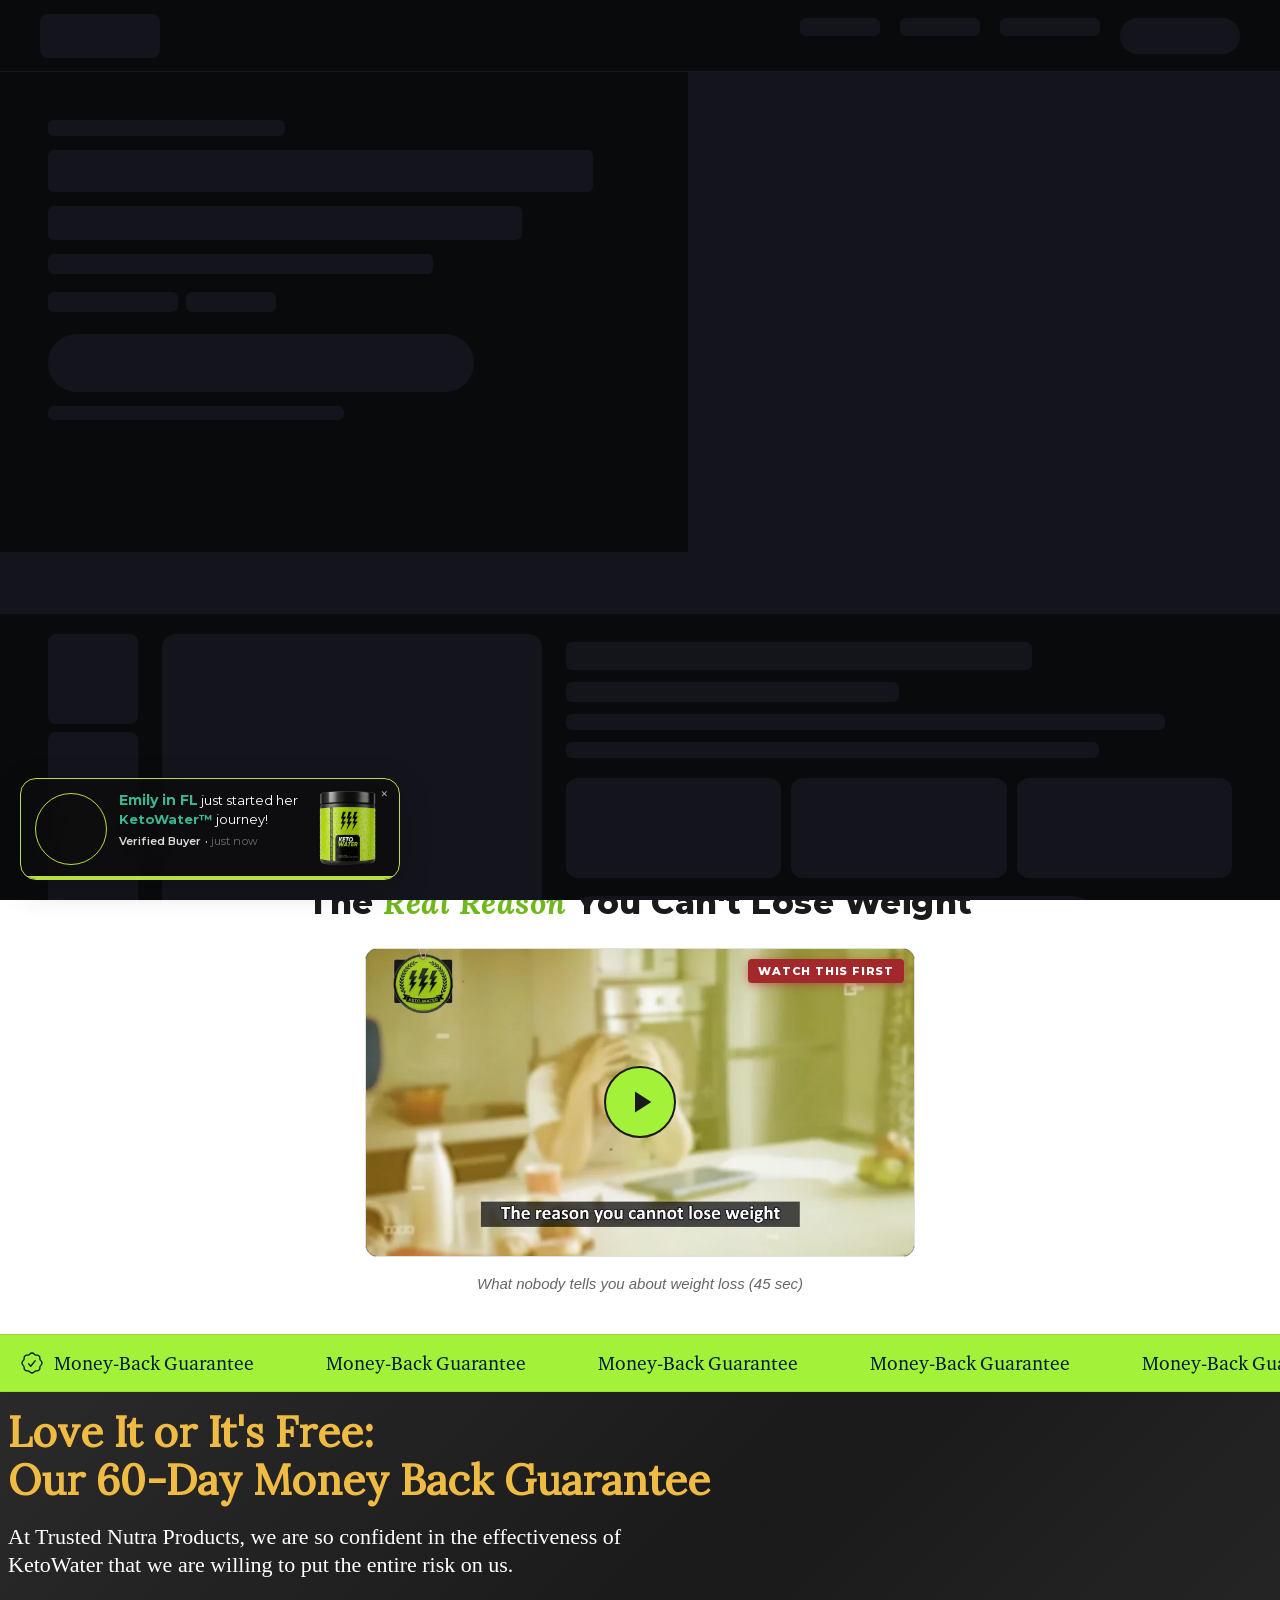
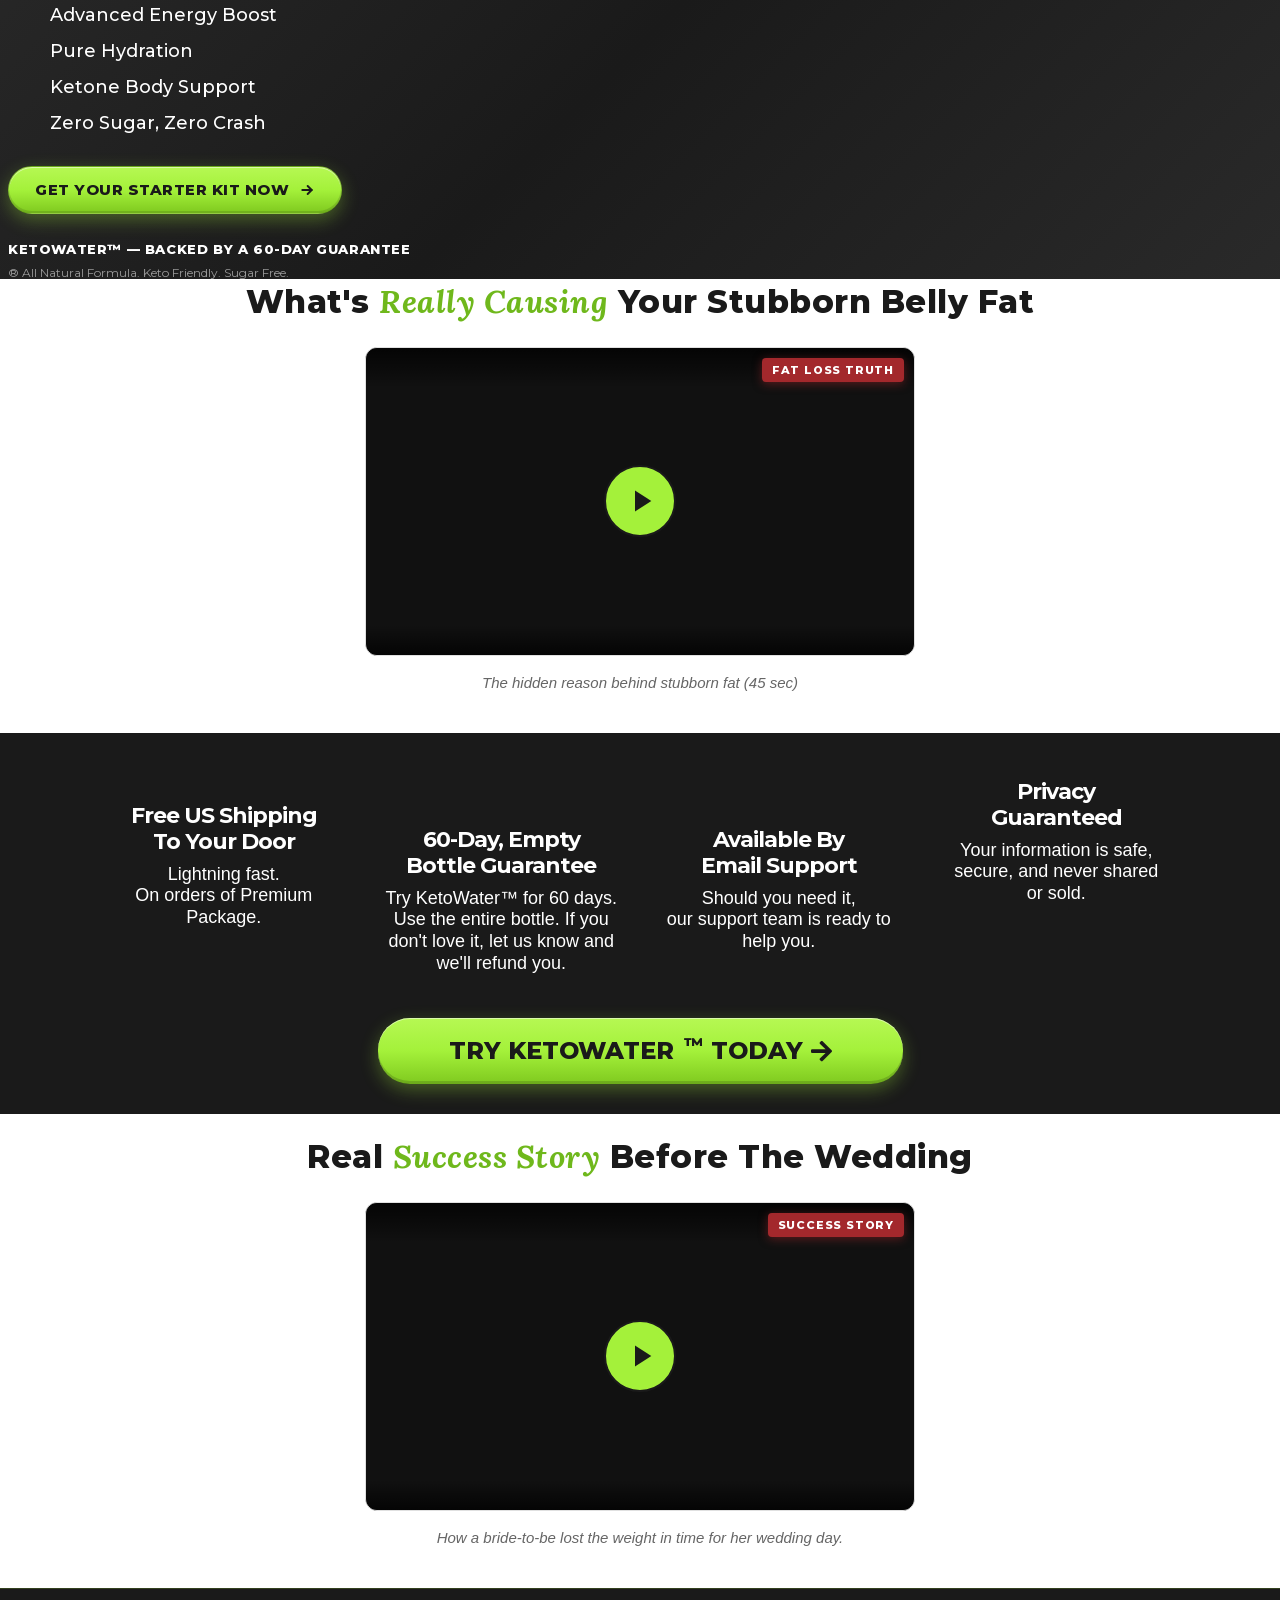
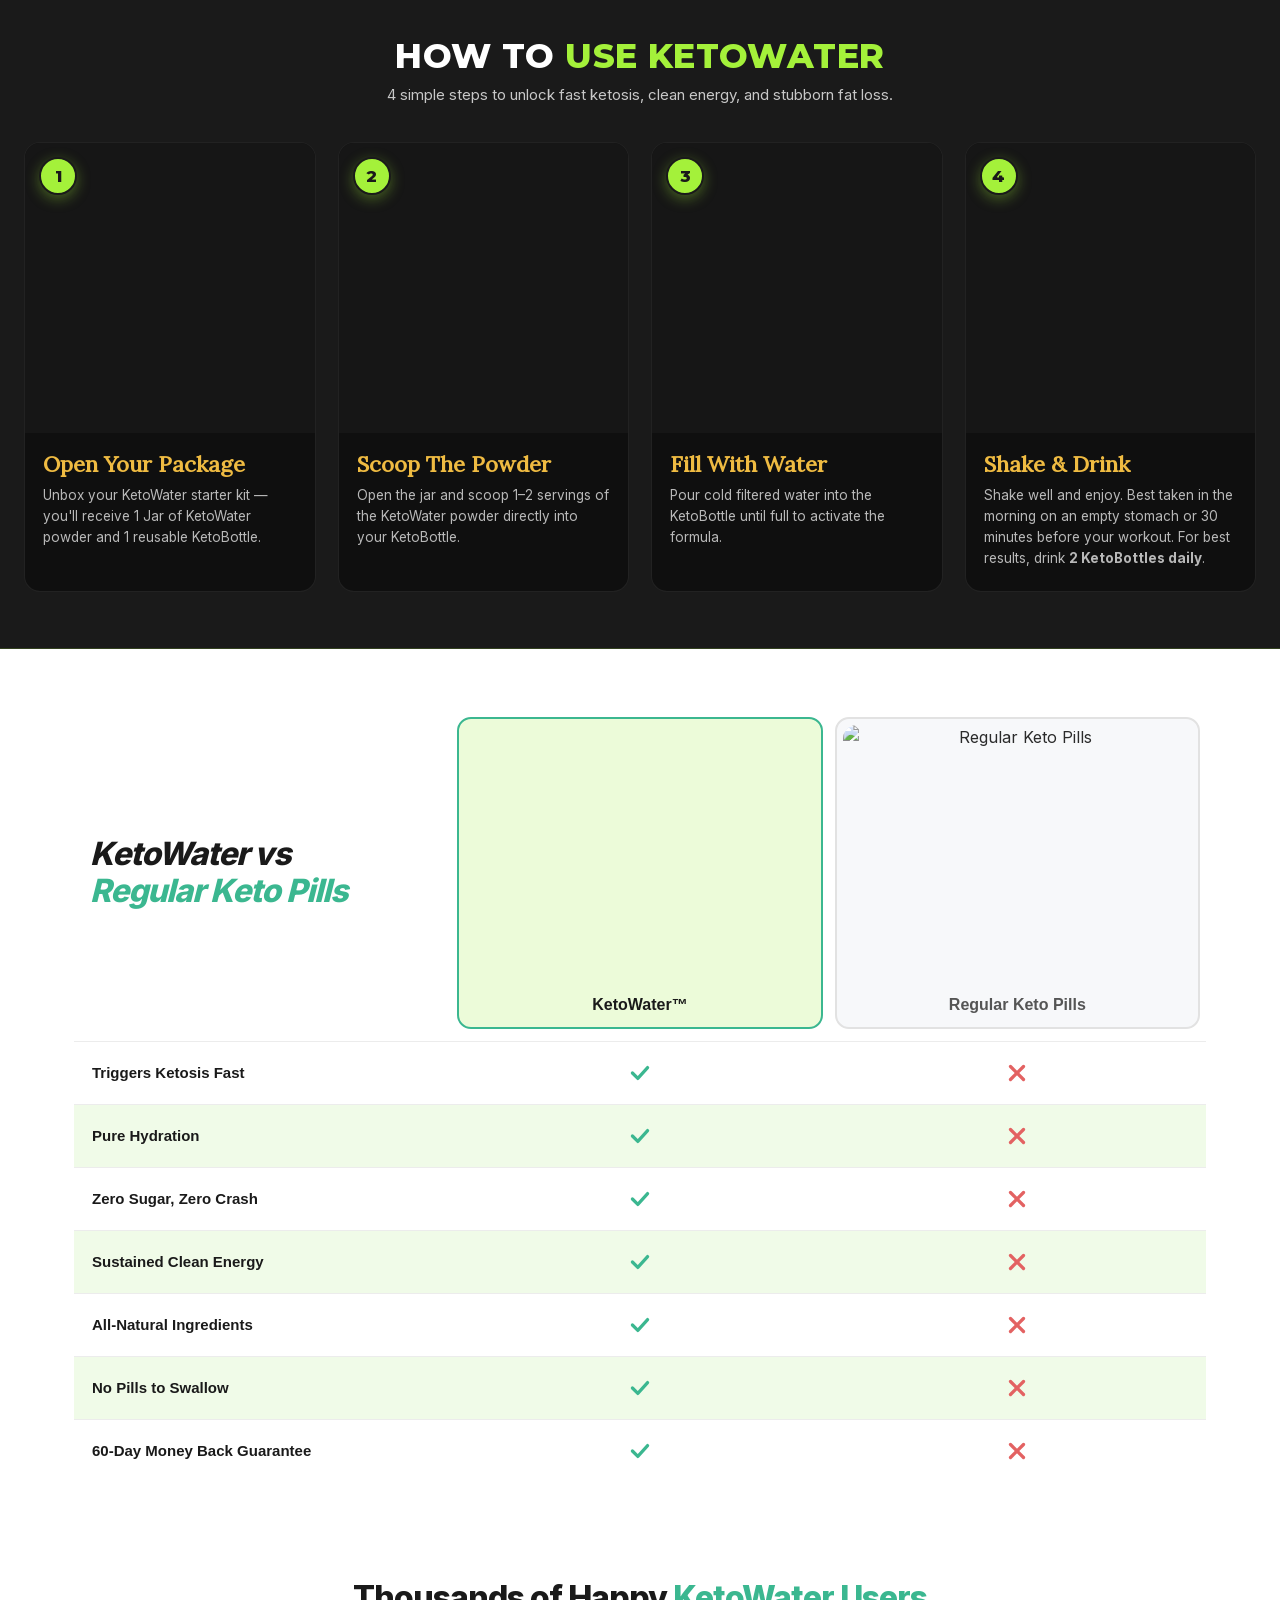
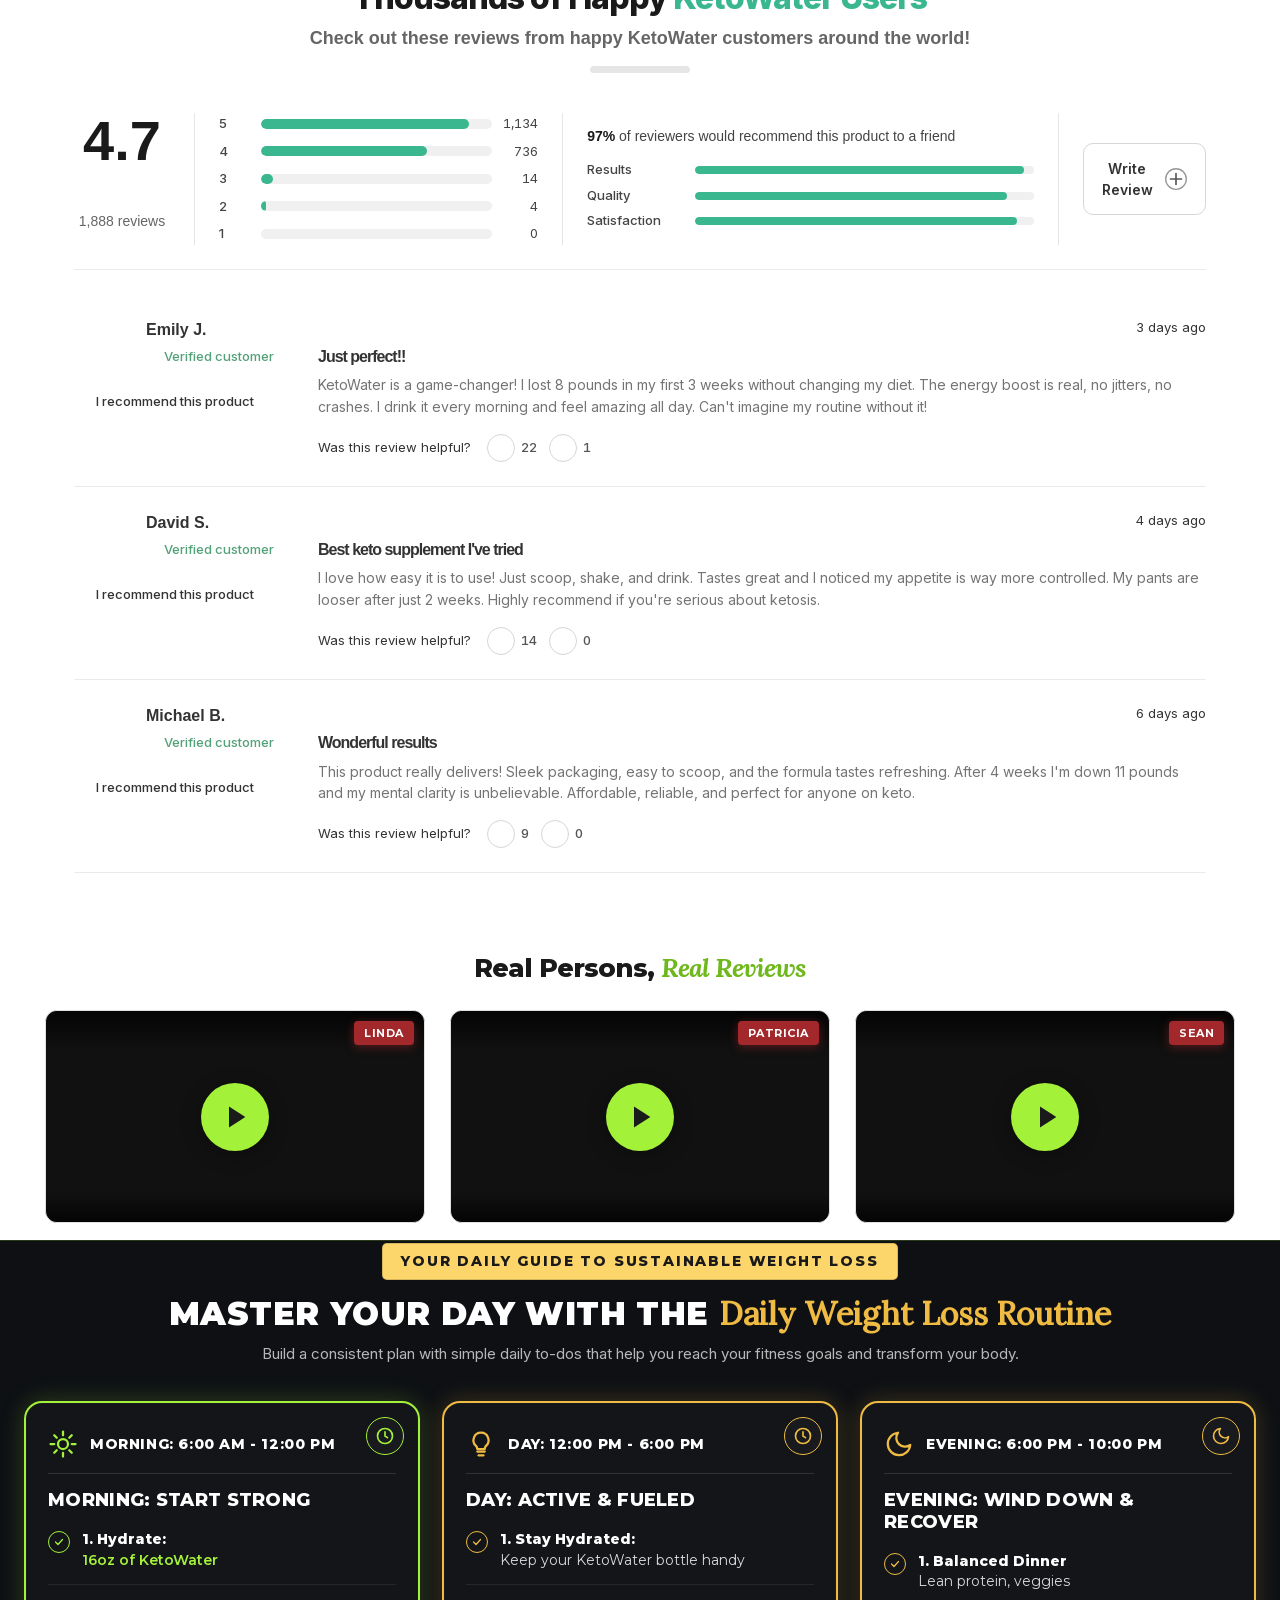
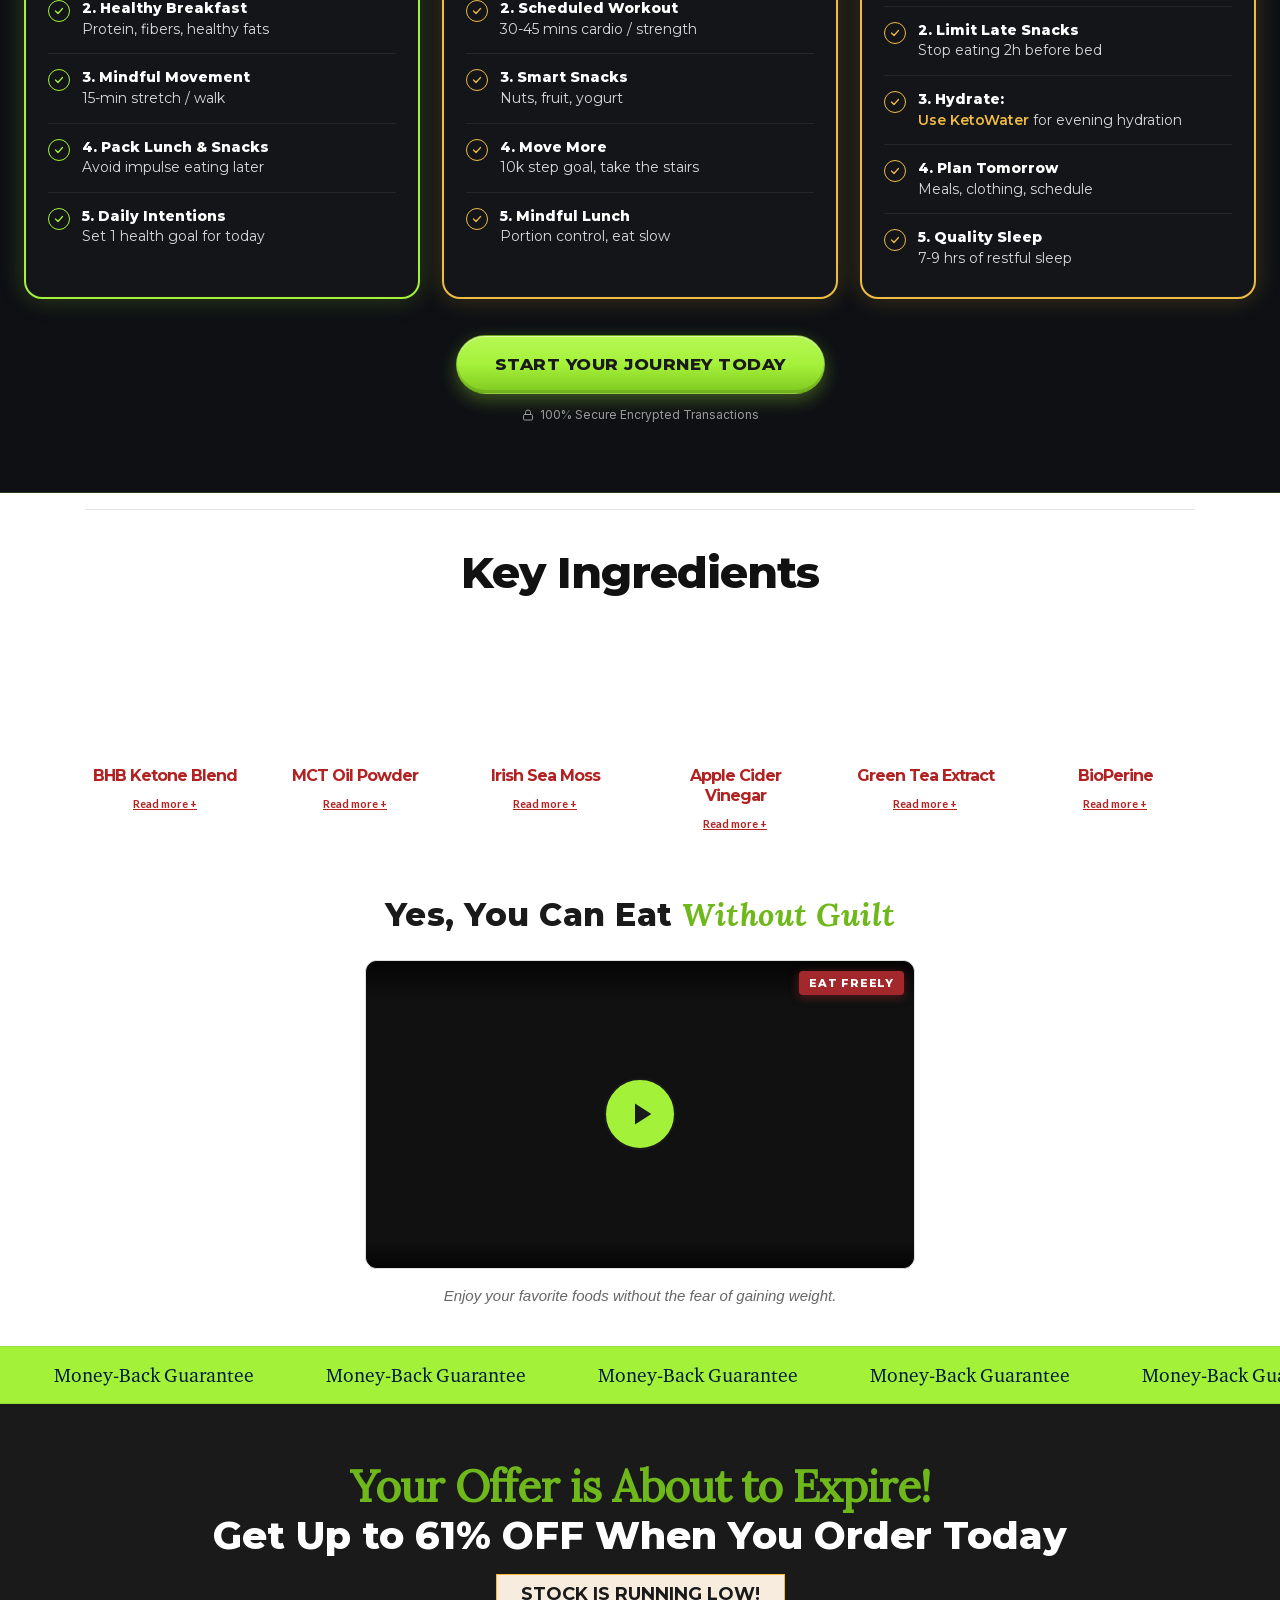
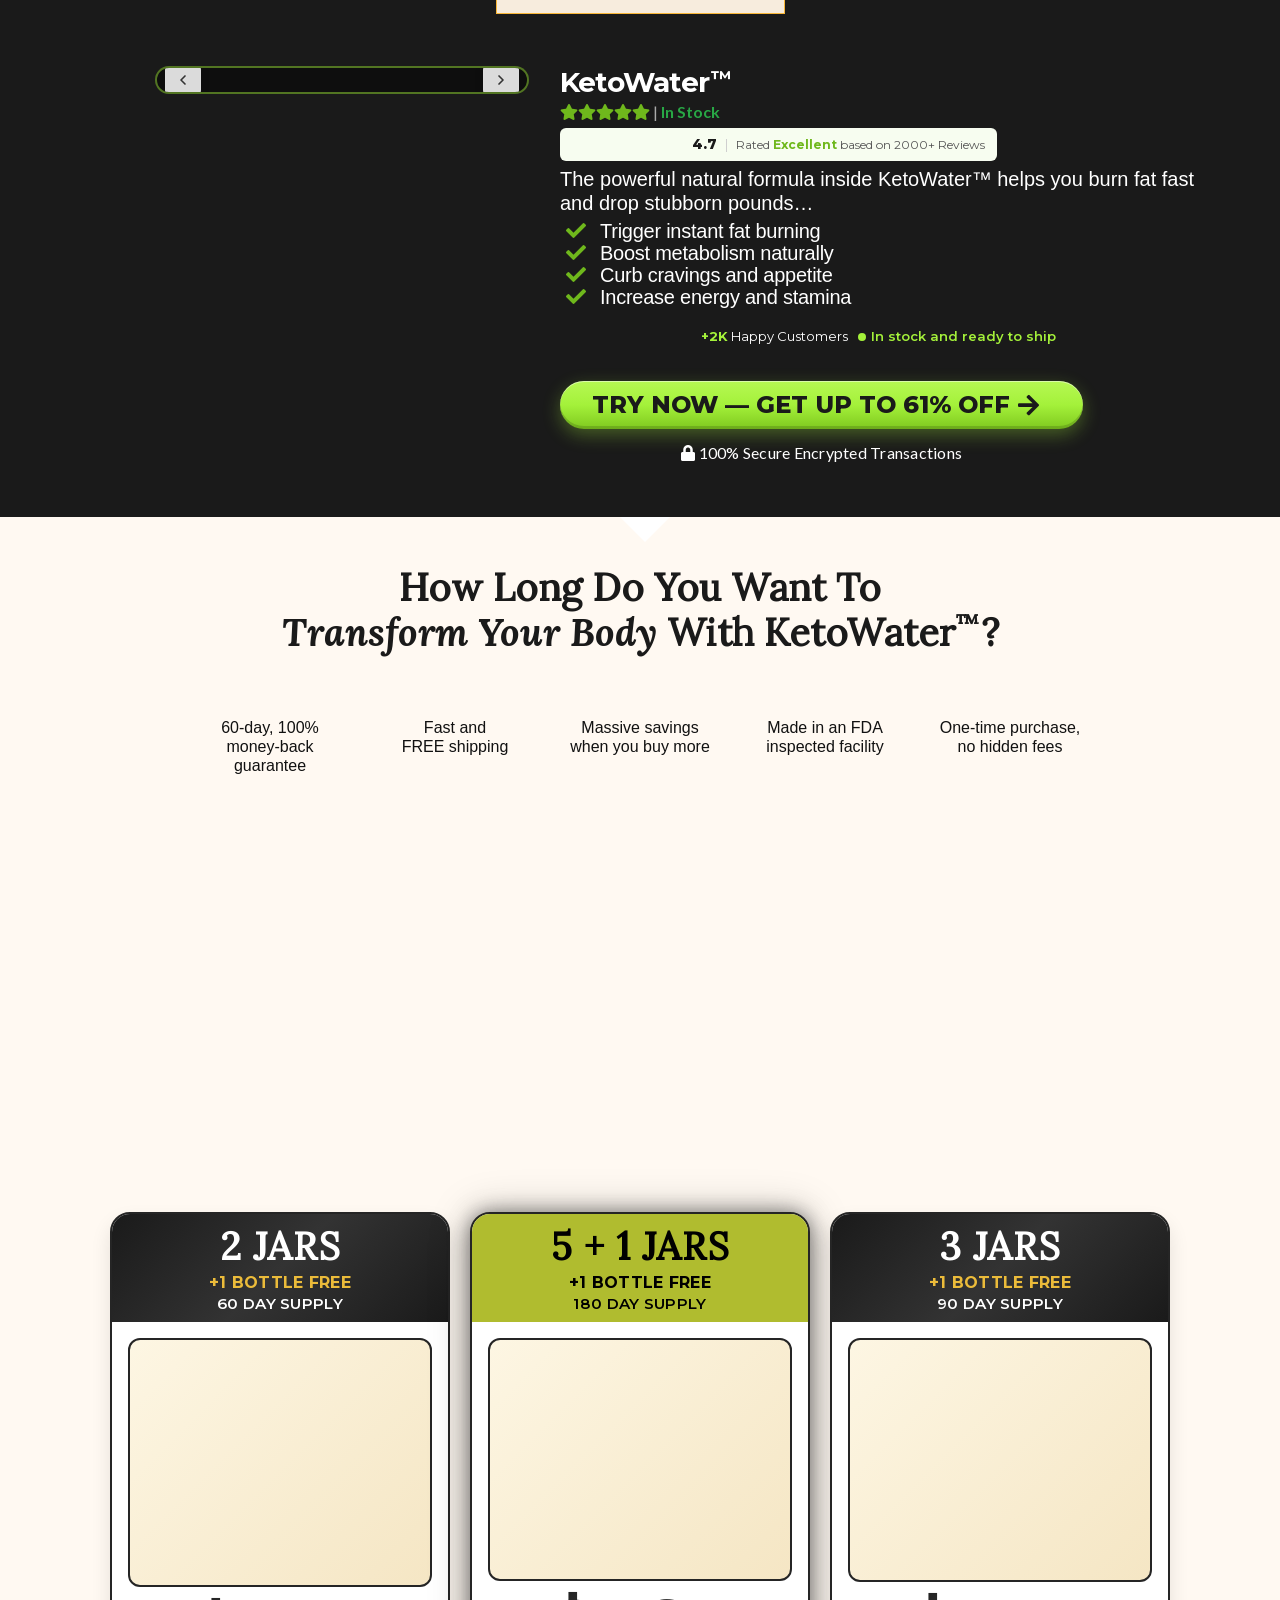
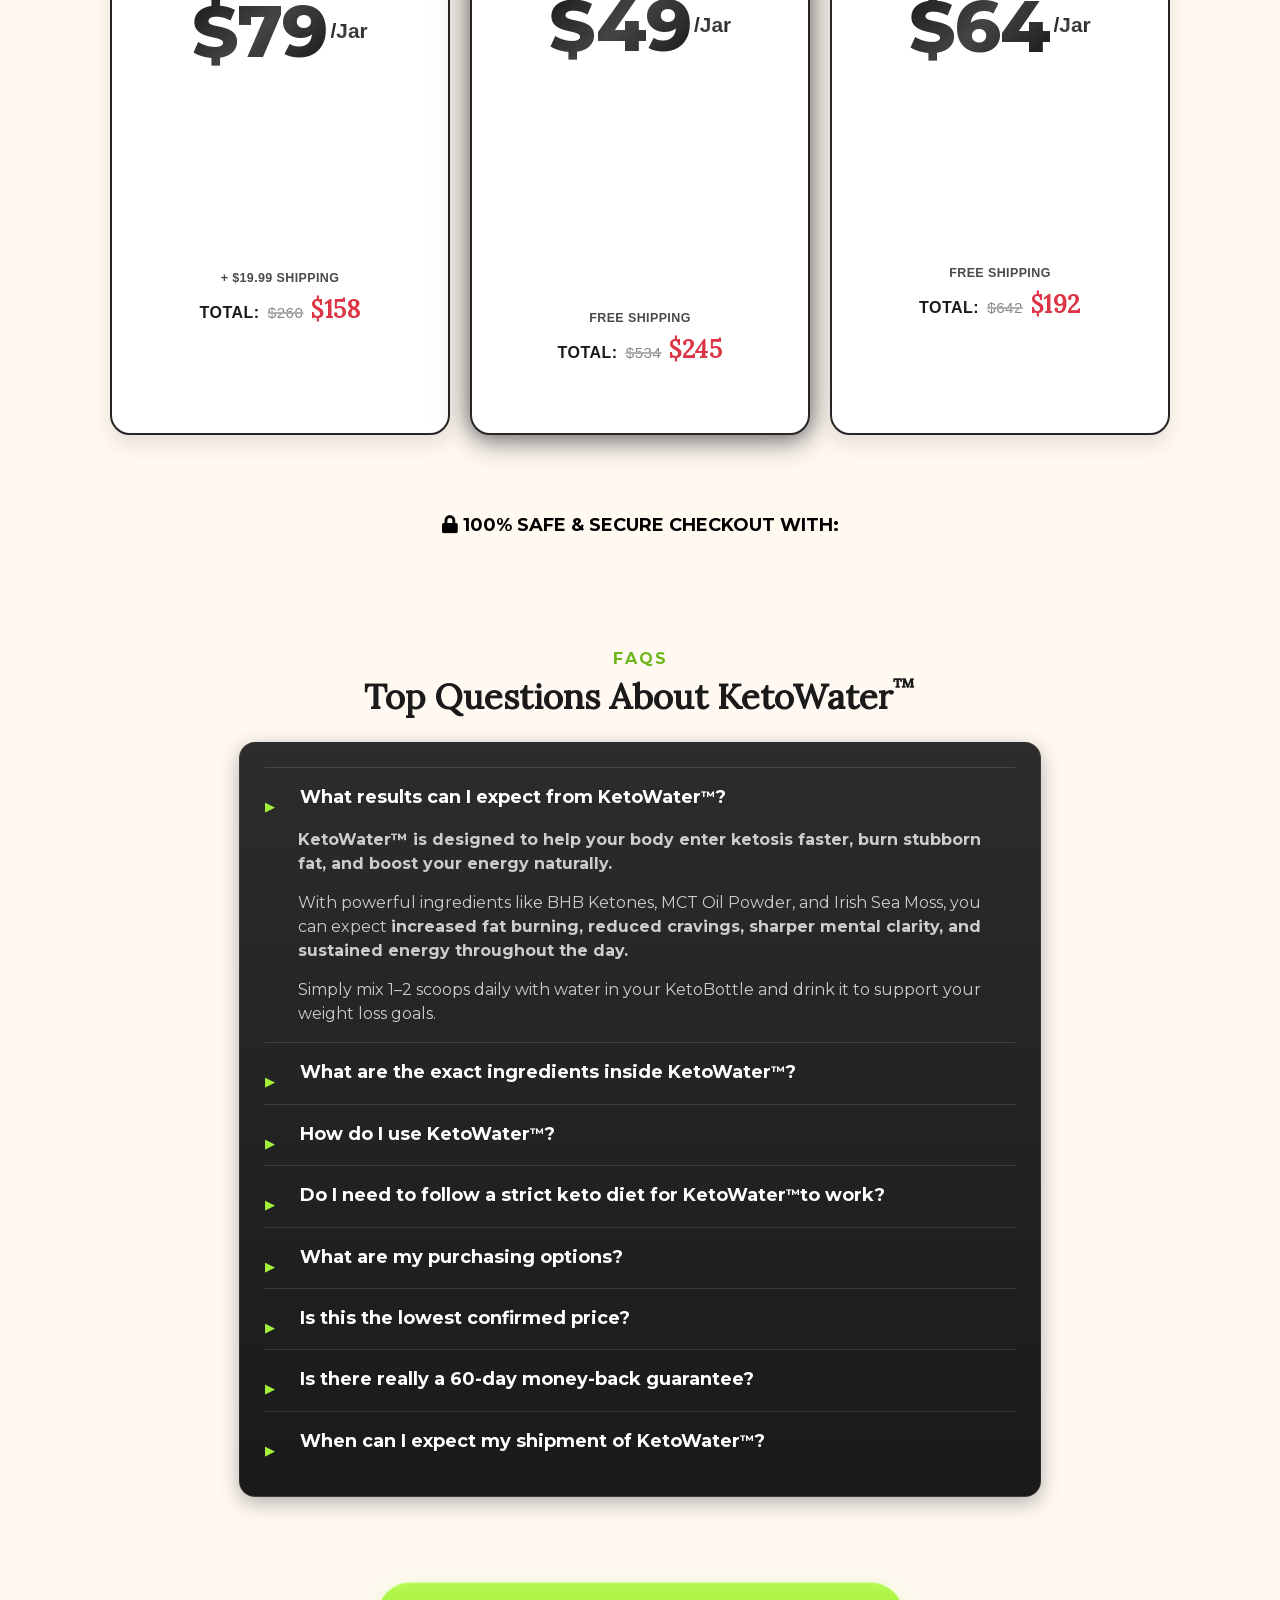
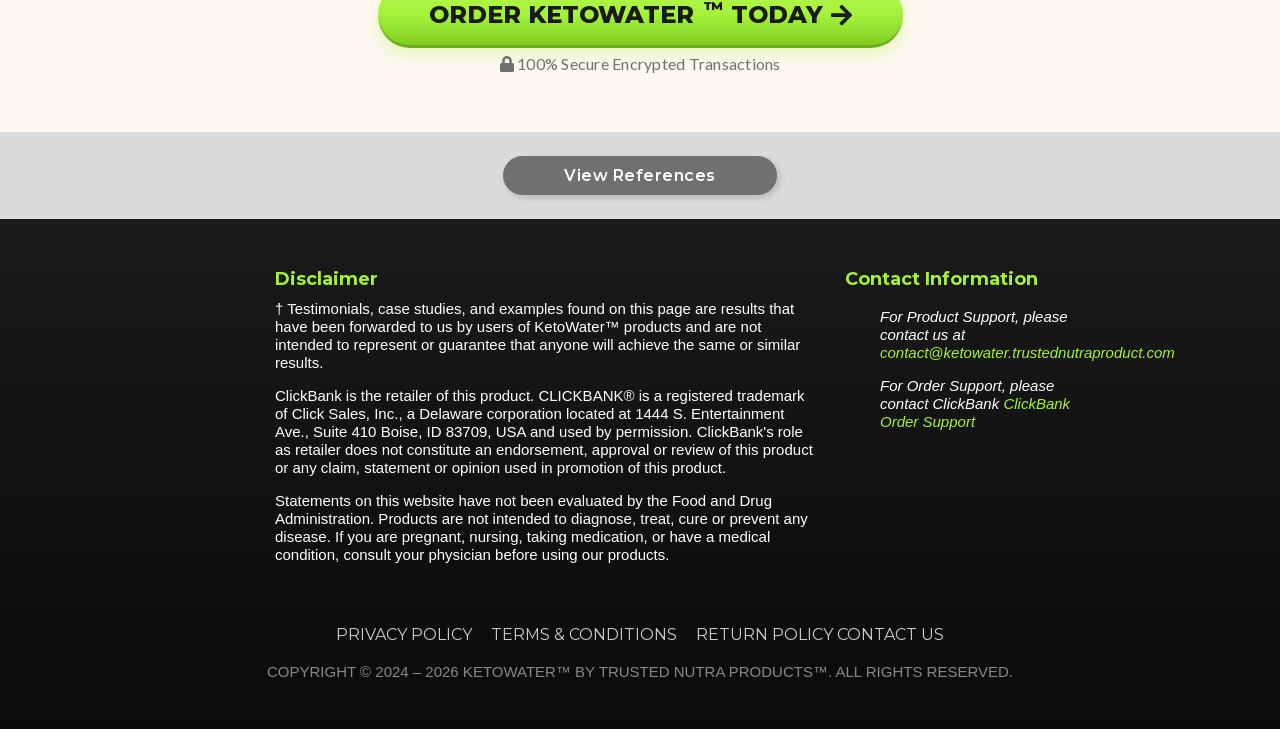
<file: index.html>
<!DOCTYPE html>
<html lang="en">
<head>
<meta charset="utf-8">
<meta name="viewport" content="width=device-width,initial-scale=1">
<title>KetoWater - Trusted Nutra Products</title>
<link rel="icon" type="image/png" href="favicon.png">
<script>
(function(){
  var ua = navigator.userAgent;
  var mobile = /Android|webOS|iPhone|iPad|iPod|BlackBerry|IEMobile|Opera Mini/i.test(ua)
               || (window.innerWidth > 0 && window.innerWidth <= 768);
  var params = window.location.search + window.location.hash;
  window.location.replace((mobile ? 'mobile.html' : 'desktop.html') + params);
})();
</script>
</head>
<body></body>
</html>
</file>
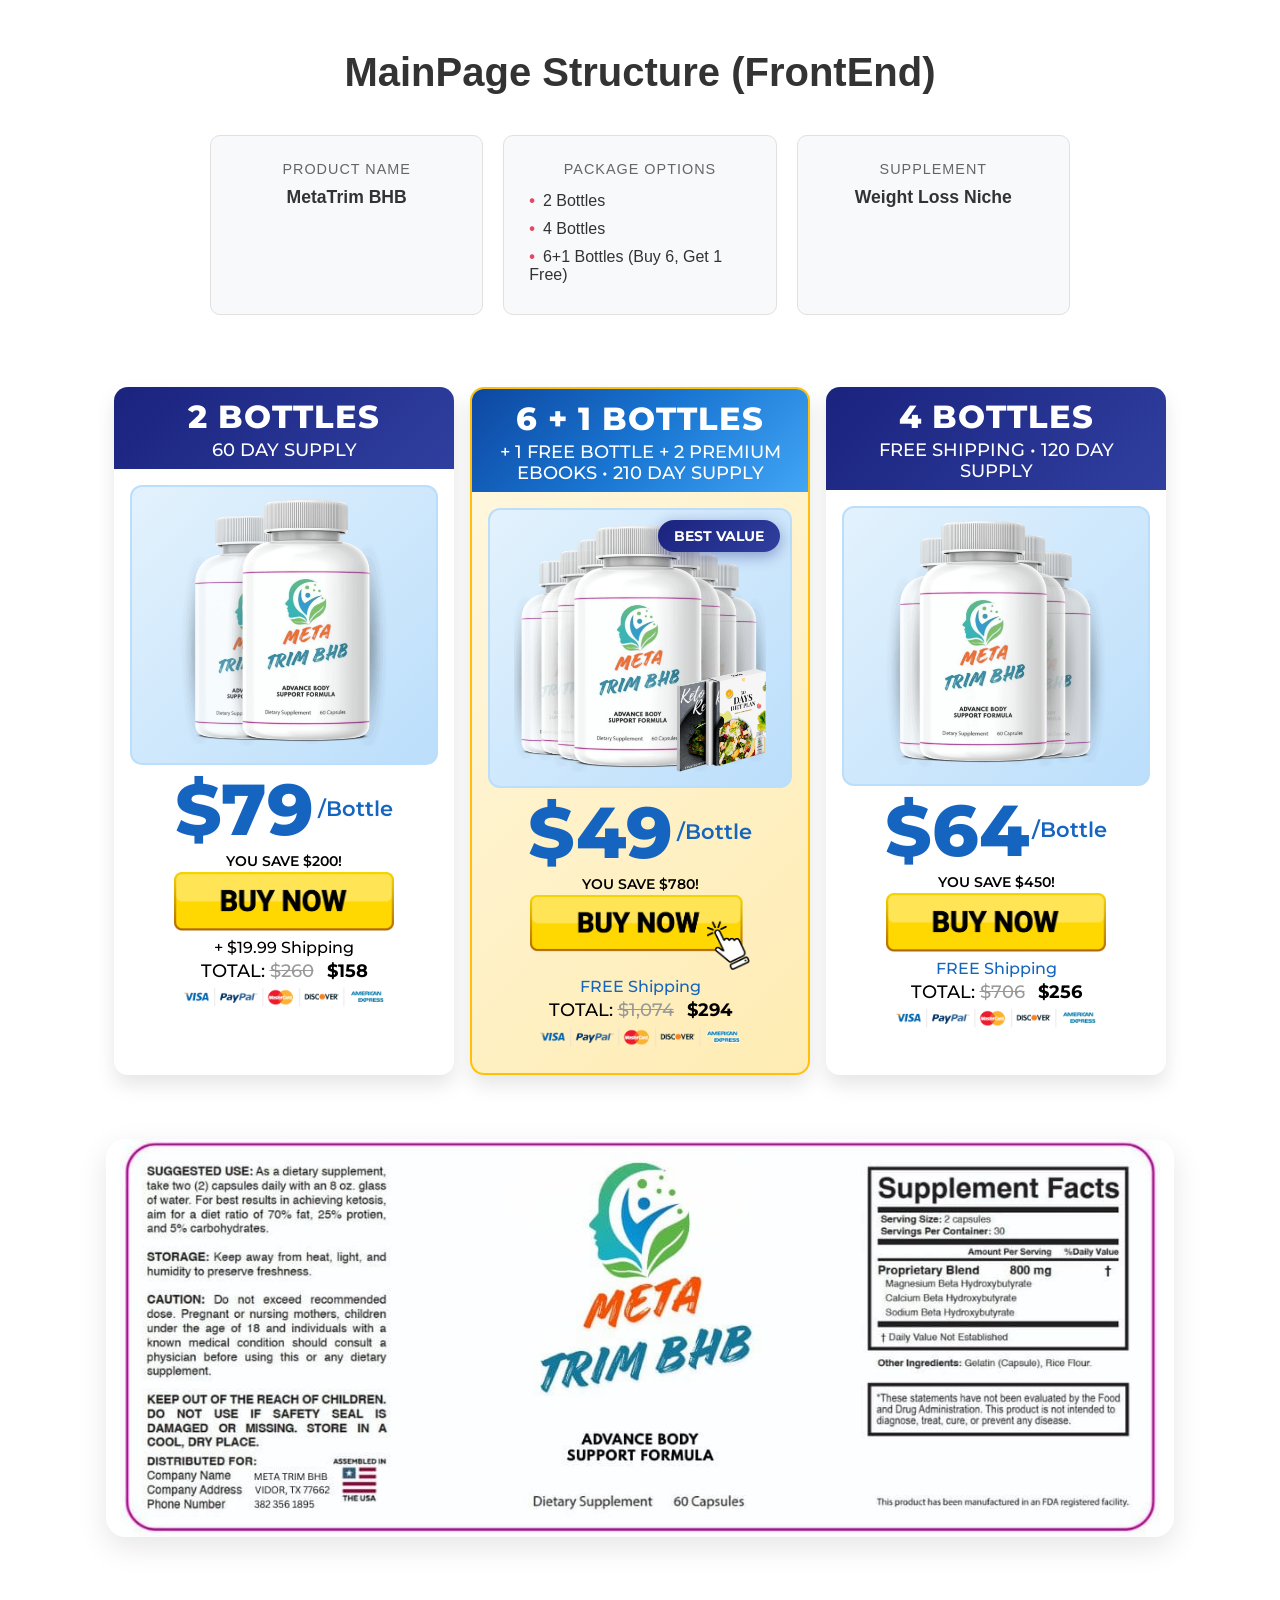
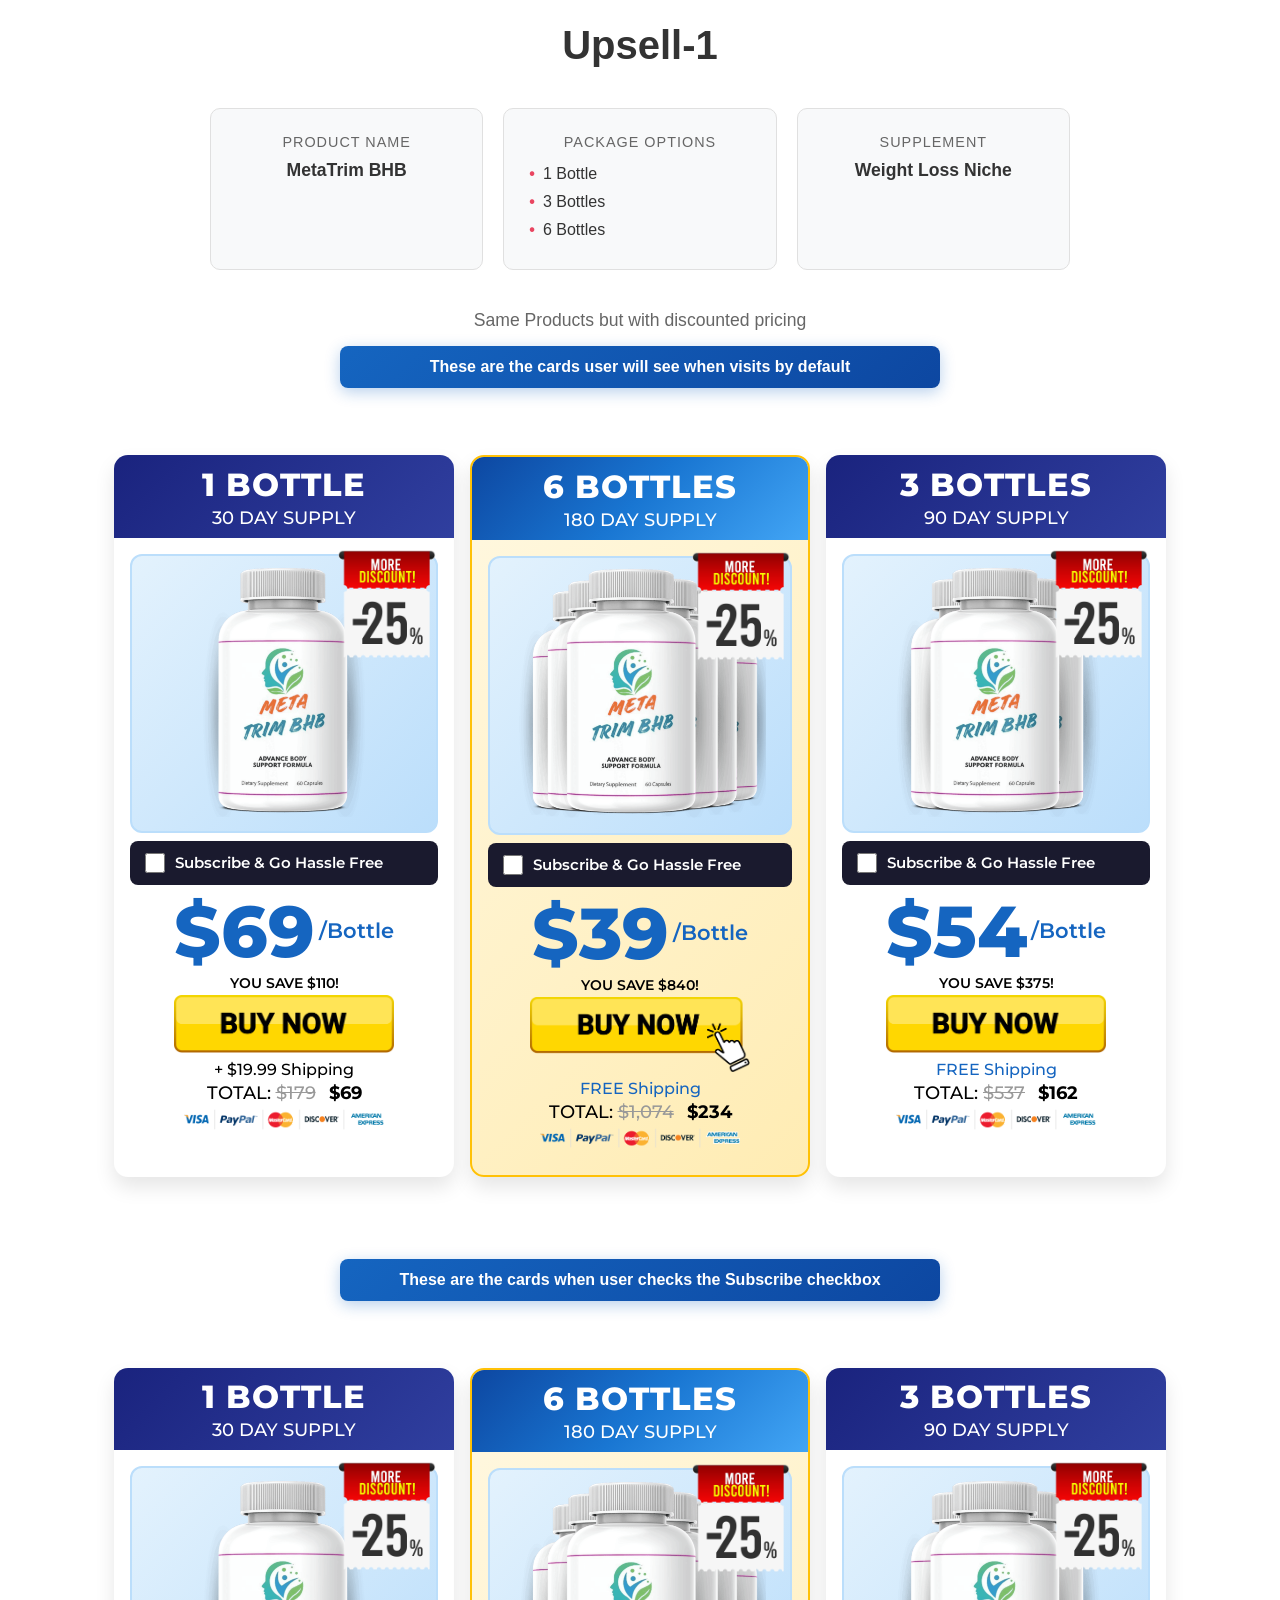
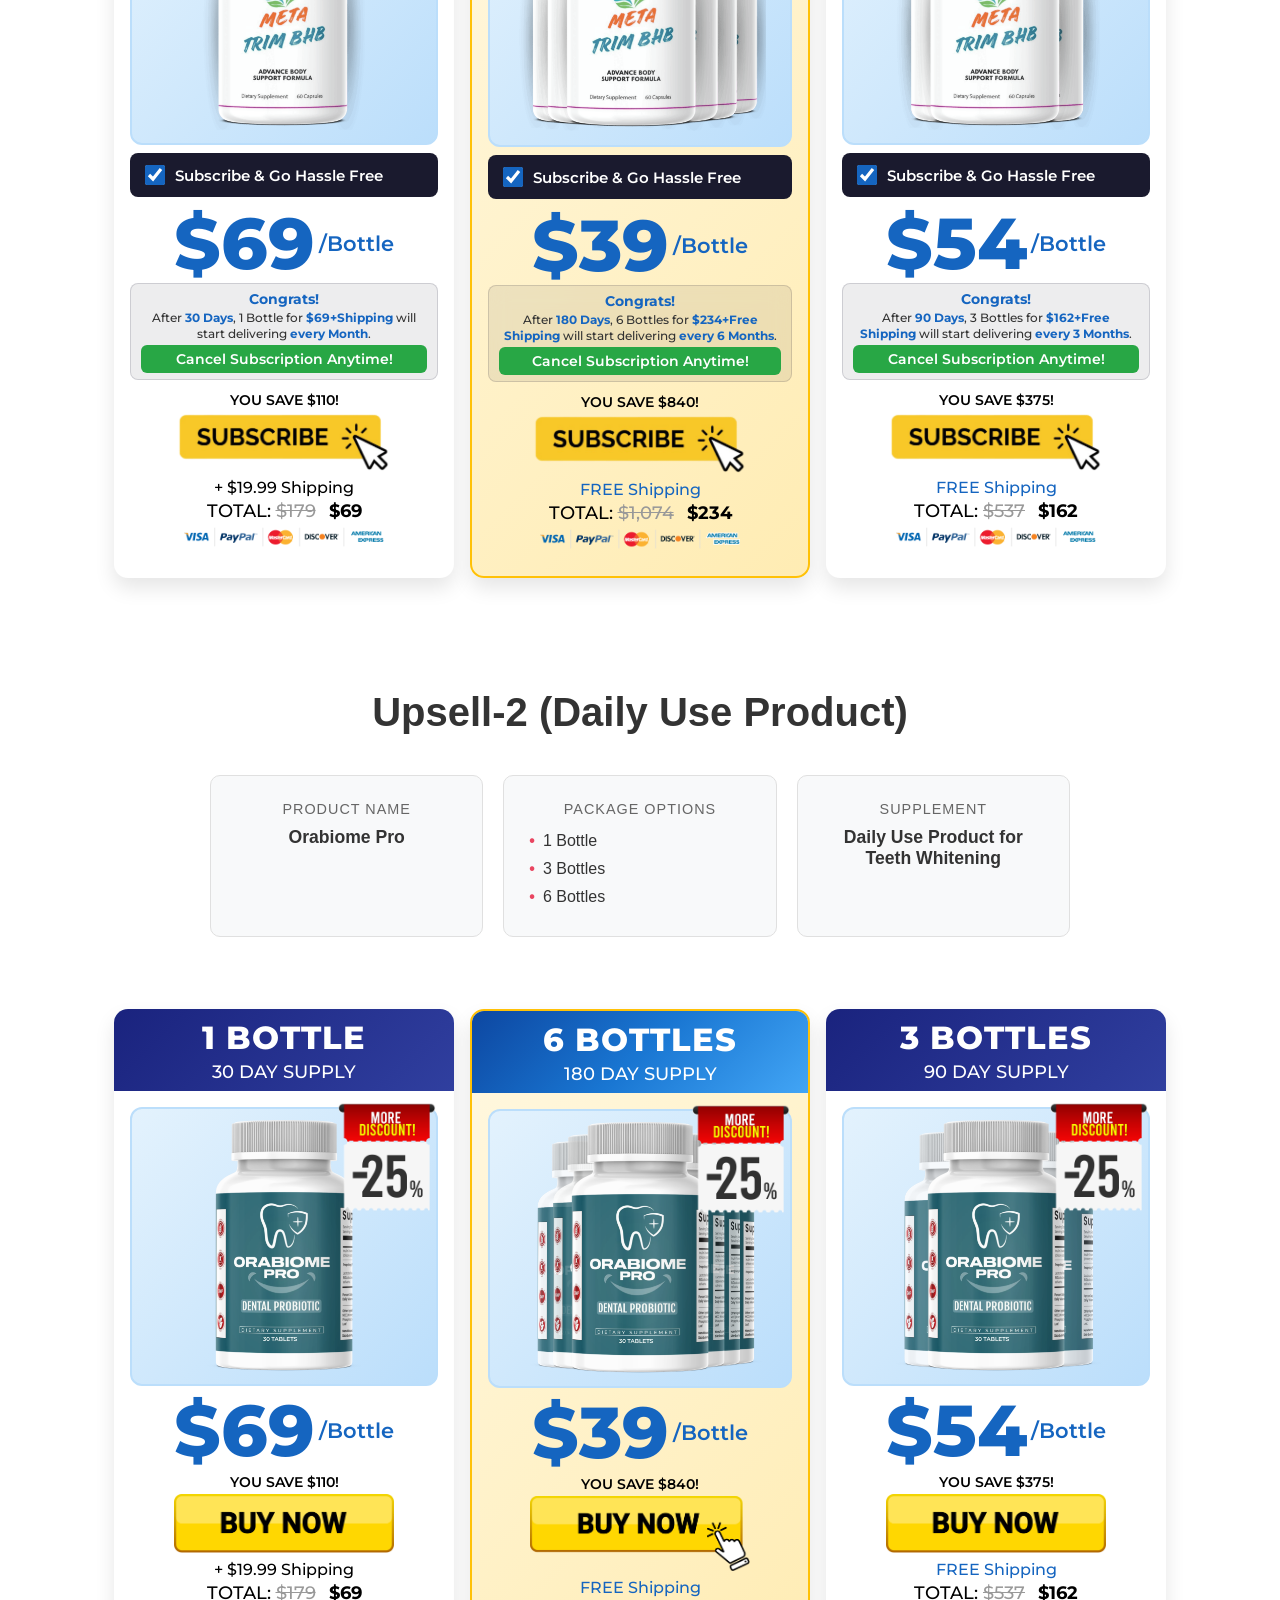
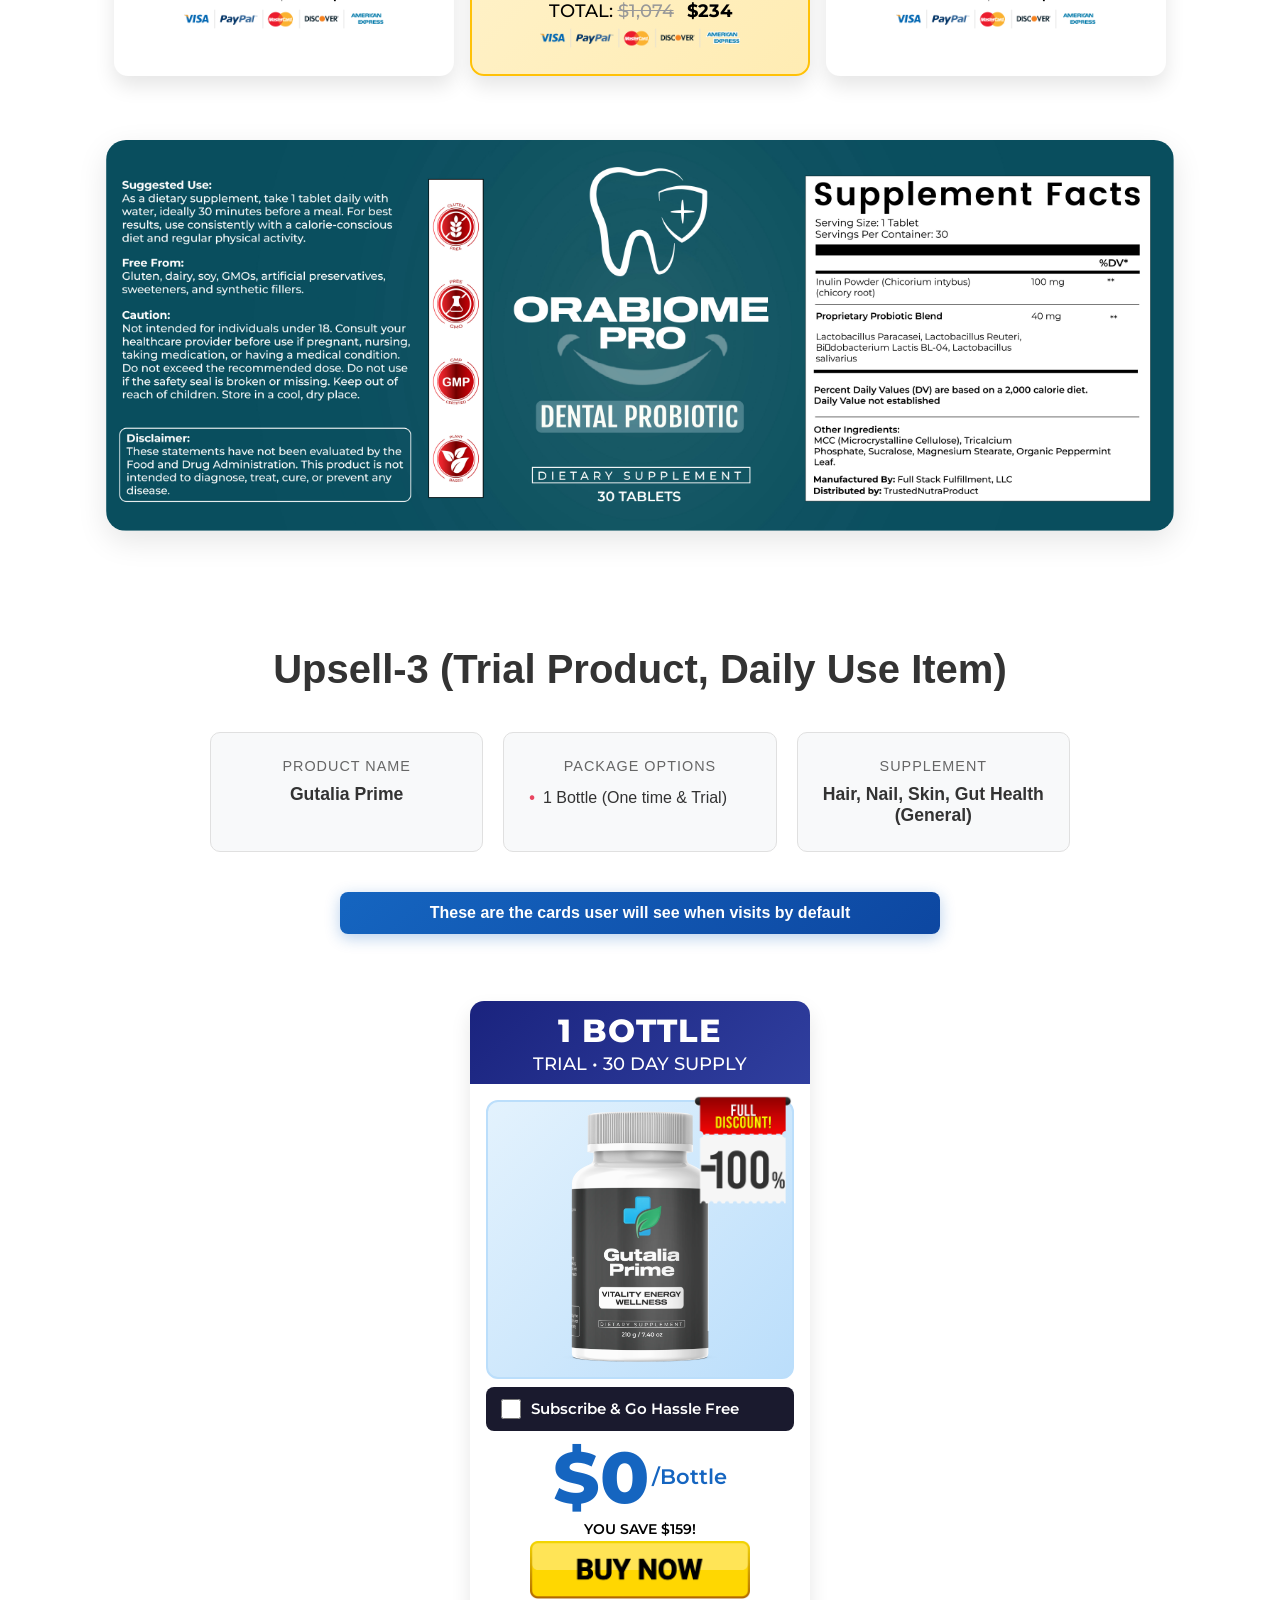
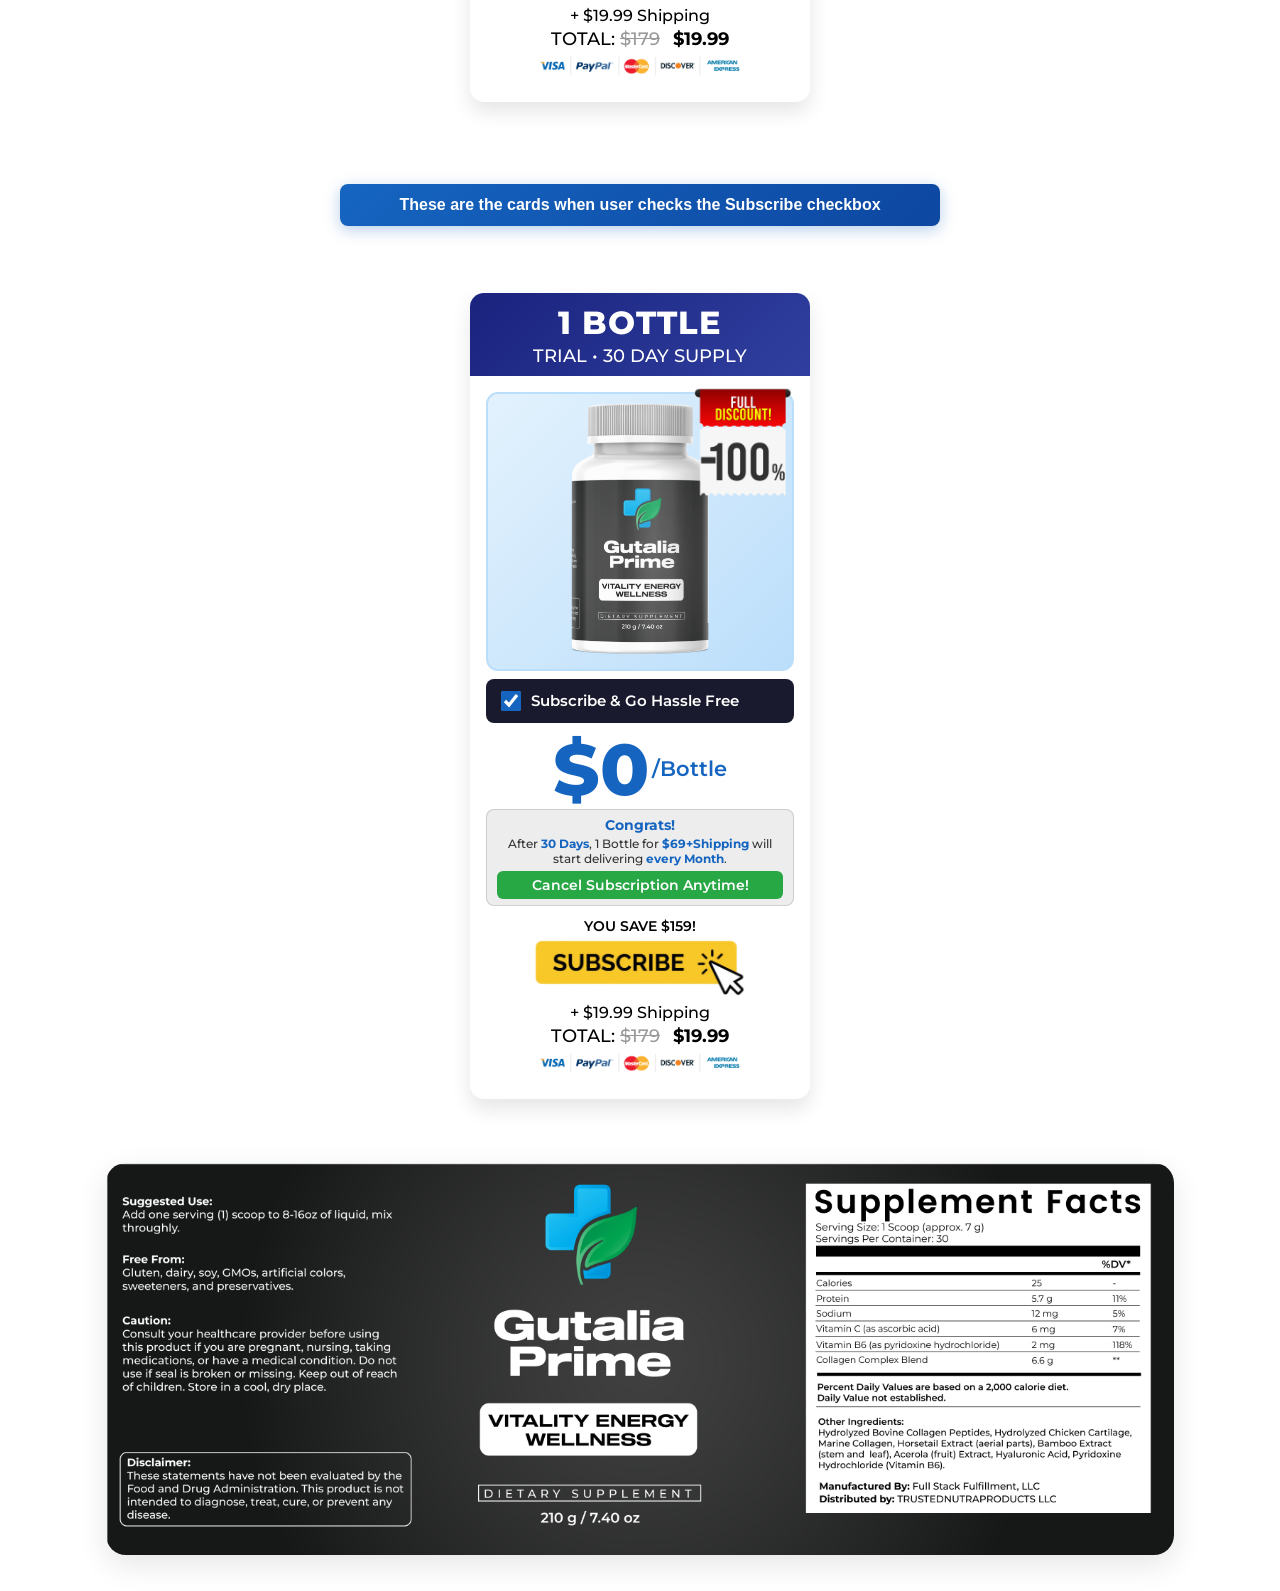
<file: Clickbank Structure/index.html>
<!DOCTYPE html>
<html lang="en">
<head>
    <meta charset="UTF-8">
    <meta name="viewport" content="width=device-width, initial-scale=1.0">
    <title>ClickBank Structure</title>
    <link href="https://fonts.googleapis.com/css2?family=Montserrat:wght@400;500;600;700;800&display=swap" rel="stylesheet">
    <style>
        * {
            margin: 0;
            padding: 0;
            box-sizing: border-box;
        }

        body {
            background: transparent;
            min-height: 100vh;
            font-family: 'Segoe UI', Tahoma, Geneva, Verdana, sans-serif;
        }

        h1 {
            text-align: center;
            margin-top: 50px;
            font-size: 2.5rem;
            font-weight: 600;
            color: #333;
        }

        .product-grid {
            display: grid;
            grid-template-columns: repeat(3, 1fr);
            gap: 20px;
            max-width: 900px;
            margin: 40px auto;
            padding: 0 20px;
        }

        .grid-item {
            background: #f8f9fa;
            border-radius: 10px;
            padding: 25px;
            text-align: center;
            border: 1px solid #e0e0e0;
        }

        .grid-item h3 {
            color: #666;
            font-size: 0.9rem;
            font-weight: 500;
            margin-bottom: 10px;
            text-transform: uppercase;
            letter-spacing: 1px;
        }

        .grid-item p {
            color: #333;
            font-size: 1.1rem;
            font-weight: 600;
        }

        .grid-item .package-list {
            text-align: left;
            list-style: none;
            padding: 0;
        }

        .grid-item .package-list li {
            padding: 5px 0;
            color: #333;
            font-weight: 500;
        }

        .grid-item .package-list li::before {
            content: "•";
            color: #e94560;
            font-weight: bold;
            margin-right: 8px;
        }

        /* ============================================
           PRICING CARDS - EXACT STYLES
        ============================================ */
        .mt-product-grid {
            display: flex;
            flex-wrap: wrap;
            gap: 1rem;
            justify-content: center;
            padding: 2rem 1rem;
            background-color: transparent;
            font-family: "Montserrat", sans-serif;
            max-width: 1100px;
            margin: 0 auto;
        }

        .mt-product-card {
            background: #fff;
            border-radius: 14px;
            box-shadow: 0 10px 20px rgba(0, 0, 0, 0.1);
            max-width: 340px;
            width: calc(33.333% - 0.75rem);
            min-width: 280px;
            flex: 1 1 auto;
            overflow: hidden;
            display: flex;
            flex-direction: column;
            font-family: "Montserrat", sans-serif;
            transition: transform 0.3s ease, box-shadow 0.3s ease;
        }

        .mt-product-content {
            position: relative;
            overflow: visible;
        }

        .mt-hanging-tag {
            position: absolute;
            top: 11px;
            right: -13%;
            transform: translateX(-50%);
            width: 110px;
            height: auto;
            z-index: 10;
        }

        .mt-product-card:hover {
            transform: scale(1.02);
            box-shadow: 0 15px 30px rgba(0, 0, 0, 0.15);
        }

        .mt-product-card.mt-featured {
            background: linear-gradient(135deg, #fff8e1 0%, #ffecb3 100%);
            border: 2px solid #ffc107;
        }

        .mt-product-header {
            background: linear-gradient(135deg, #1a237e 0%, #303f9f 100%);
            text-align: center;
            padding: 0.6rem 1rem;
            color: white;
        }

        .mt-product-card.mt-featured .mt-product-header {
            background: linear-gradient(135deg, #0d47a1 0%, #1976d2 50%, #42a5f5 100%);
        }

        .mt-product-header h3 {
            font-size: 2rem;
            font-weight: 800;
            letter-spacing: 1px;
            text-transform: uppercase;
            margin: 0;
        }

        .mt-product-header p {
            font-size: 1.1rem;
            margin-top: 0.2rem;
            margin-bottom: 0;
            font-weight: 500;
        }

        .mt-product-content {
            display: flex;
            flex-direction: column;
            align-items: center;
            padding: 1rem;
        }

        .mt-product-image {
            width: 100%;
            position: relative;
            text-align: center;
            padding: 0.6rem;
            border: 2px solid #bbdefb;
            border-radius: 12px;
            background: linear-gradient(135deg, #e3f2fd 0%, #bbdefb 100%);
            margin-bottom: 0.5rem;
        }

        .mt-product-image img {
            width: 100%;
            max-width: 252px;
            height: auto;
            object-fit: contain;
        }

        .mt-best-badge {
            position: absolute;
            top: 10px;
            right: 10px;
            background: linear-gradient(135deg, #1a237e, #303f9f);
            color: #fff;
            font-weight: bold;
            font-size: 0.85rem;
            padding: 0.5rem 1rem;
            border-radius: 50px;
            text-transform: uppercase;
            box-shadow: 0 4px 15px rgba(26, 35, 126, 0.4);
        }

        .mt-product-details {
            display: flex;
            flex-direction: column;
            align-items: center;
            padding: 0;
            width: 100%;
        }

        .mt-product-price {
            display: flex;
            justify-content: center;
            align-items: center;
            gap: 0.2rem;
        }

        .mt-product-price h4, .mt-display-price {
            font-size: 4.5rem;
            color: #1565c0;
            font-weight: 800;
            margin: 0;
            line-height: 1;
        }

        .mt-price-info p {
            font-size: 1.3rem;
            color: #1565c0;
            font-weight: 600;
            margin: 0;
        }

        .mt-subscription-toggle {
            width: 100%;
            background: #1a1a2e;
            border-radius: 8px;
            padding: 10px;
            margin-bottom: 10px;
        }

        .mt-subscription-option {
            display: flex;
            align-items: center;
            justify-content: space-between;
            padding: 8px 10px;
            cursor: pointer;
            border-radius: 6px;
            transition: background 0.2s ease;
        }

        .mt-subscription-option:hover {
            background: rgba(255, 255, 255, 0.1);
        }

        .mt-subscription-option.active {
            background: rgba(255, 255, 255, 0.15);
            backdrop-filter: blur(5px);
            border: 1px solid rgba(255, 255, 255, 0.2);
        }

        .mt-option-left {
            display: flex;
            align-items: center;
            gap: 8px;
        }

        .mt-radio-dot {
            width: 16px;
            height: 16px;
            border-radius: 50%;
            border: 2px solid #666;
            position: relative;
            flex-shrink: 0;
        }

        .mt-subscription-option.active .mt-radio-dot {
            border-color: #fff;
            background: #fff;
        }

        .mt-radio-dot::after {
            content: '';
            position: absolute;
            top: 50%;
            left: 50%;
            transform: translate(-50%, -50%);
            width: 6px;
            height: 6px;
            border-radius: 50%;
            background: #1a1a2e;
            opacity: 0;
        }

        .mt-subscription-option.active .mt-radio-dot::after {
            opacity: 1;
        }

        .mt-option-label {
            font-size: 0.9rem;
            font-weight: 600;
            color: #fff;
        }

        /* Subscribe Checkbox Styles */
        .mt-subscribe-checkbox {
            width: 100%;
            background: #1a1a2e;
            border-radius: 8px;
            padding: 12px 15px;
            margin-bottom: 10px;
            display: flex;
            align-items: center;
            gap: 10px;
            cursor: pointer;
            transition: background 0.2s ease;
        }

        .mt-subscribe-checkbox:hover {
            background: #252542;
        }

        .mt-subscribe-checkbox input[type="checkbox"] {
            width: 20px;
            height: 20px;
            accent-color: #1565c0;
            cursor: pointer;
        }

        .mt-subscribe-checkbox label {
            color: #fff;
            font-size: 0.95rem;
            font-weight: 600;
            cursor: pointer;
            user-select: none;
        }

        /* Subscription Info Section */
        .mt-subscription-info {
            display: none;
            text-align: center;
            margin: 4px 0;
            background: rgba(26, 26, 46, 0.08);
            backdrop-filter: blur(10px);
            border: 1px solid rgba(26, 26, 46, 0.15);
            border-radius: 8px;
            padding: 6px 10px;
        }

        .mt-subscription-info.show {
            display: block;
            animation: borderFlicker 2.5s ease-in-out infinite;
        }

        @keyframes borderFlicker {
            0%, 100% { border-color: transparent; }
            50% { border-color: #000; }
        }

        .mt-subscription-info .congrats {
            font-size: 0.9rem;
            font-weight: 700;
            color: #1565c0;
            display: block;
            margin-bottom: 2px;
        }

        .mt-subscription-info p {
            font-size: 0.75rem;
            font-weight: 500;
            color: #333;
            display: block;
            line-height: 1.3;
            margin: 0 0 4px 0;
        }

        .mt-subscription-info .highlight {
            font-weight: 700;
            color: #1565c0;
        }

        .mt-cancel-badge {
            display: block;
            text-align: center;
            margin: 4px 0 0 0;
            padding: 6px 10px;
            background: #28a745;
            border-radius: 6px;
            color: #fff;
            font-size: 0.85rem;
            font-weight: 600;
        }

        .mt-savings-badge {
            background: none;
            color: #000;
            padding: 0;
            font-size: 0.85rem;
            font-weight: 600;
            margin: 8px 0 0 0;
            display: block;
            text-align: center;
            line-height: 1.3;
        }

        .mt-buy-now-btn {
            display: block;
            margin-top: 2px;
            width: 100%;
            max-width: 220px;
        }

        .mt-buy-now-btn img {
            width: 100%;
            cursor: pointer;
            transition: transform 0.2s ease;
        }

        .mt-buy-now-btn:hover img {
            transform: scale(1.05);
        }

        .mt-shipping-text {
            color: #000;
            font-size: 1rem;
            margin-top: 3px;
            font-weight: 500;
        }

        .mt-shipping-text.free {
            color: #1565c0;
        }

        .mt-total-line {
            font-size: 1.1rem;
            margin-top: 3px;
            font-weight: 500;
        }

        .mt-strikethrough {
            text-decoration: line-through;
            color: #999;
            margin-right: 0.5rem;
        }

        .mt-final-price {
            font-weight: bold;
            color: #000;
        }

        .mt-payment-icons {
            margin: 0.4rem 0;
            padding: 0;
        }

        .mt-payment-icons img {
            width: 100%;
            max-width: 200px;
            padding: 0;
        }

        /* Mobile Responsive */
        @media (max-width: 992px) {
            .mt-product-grid {
                flex-direction: column;
                align-items: center;
                gap: 1rem;
            }

            .mt-product-card {
                max-width: 400px;
                width: 100%;
            }

            .mt-product-card.mt-featured {
                order: -1;
            }

            .product-grid {
                grid-template-columns: 1fr;
            }
        }

        @media (max-width: 576px) {
            .mt-product-header h3 {
                font-size: 1.5rem;
            }

            .mt-product-header p {
                font-size: 0.9rem;
            }

            .mt-product-price h4, .mt-display-price {
                font-size: 3.5rem;
            }

            h1 {
                font-size: 1.8rem;
                padding: 0 15px;
            }
        }

        /* Label Image Section */
        .label-section {
            text-align: center;
            padding: 2rem 1rem;
            max-width: 1100px;
            margin: 0 auto;
        }

        .label-section img {
            max-width: 100%;
            height: auto;
            border-radius: 20px;
            box-shadow: 0 10px 30px rgba(0, 0, 0, 0.1);
        }

        /* Section Description */
        .section-description {
            text-align: center;
            font-size: 1.1rem;
            color: #666;
            margin-top: 10px;
            margin-bottom: 10px;
            font-weight: 500;
        }

        .section-tagline {
            text-align: center;
            font-size: 1rem;
            color: #fff;
            font-weight: 600;
            background: linear-gradient(135deg, #1565c0 0%, #0d47a1 100%);
            padding: 12px 25px;
            border-radius: 8px;
            margin: 15px auto 35px auto;
            max-width: 600px;
            box-shadow: 0 4px 15px rgba(21, 101, 192, 0.3);
        }
    </style>
</head>
<body>
    <h1>MainPage Structure (FrontEnd)</h1>

    <div class="product-grid">
        <div class="grid-item">
            <h3>Product Name</h3>
            <p>MetaTrim BHB</p>
        </div>
        <div class="grid-item">
            <h3>Package Options</h3>
            <ul class="package-list">
                <li>2 Bottles</li>
                <li>4 Bottles</li>
                <li>6+1 Bottles (Buy 6, Get 1 Free)</li>
            </ul>
        </div>
        <div class="grid-item">
            <h3>Supplement</h3>
            <p>Weight Loss Niche</p>
        </div>
    </div>

    <!-- PRICING CARDS SECTION -->
    <div class="mt-product-grid">
        <!-- 2 Bottles -->
        <div class="mt-product-card">
            <div class="mt-product-header">
                <h3>2 BOTTLES</h3>
                <p>60 DAY SUPPLY</p>
            </div>
            <div class="mt-product-content">
                <div class="mt-product-image">
                    <img src="../lib/img/prod1.png" alt="MetaTrim 2 Bottles">
                </div>
                <div class="mt-product-details">
                    <div class="mt-product-price">
                        <h4 class="mt-display-price">$79</h4>
                        <div class="mt-price-info"><p>/Bottle</p></div>
                    </div>
                    <div class="mt-savings-badge">YOU SAVE $200!</div>
                    <a href="#" class="mt-buy-now-btn">
                        <img src="../lib/img/buy-now.webp" alt="Buy Now">
                    </a>
                    <p class="mt-shipping-text">+ $19.99 Shipping</p>
                    <p class="mt-total-line">TOTAL: <span class="mt-strikethrough">$260</span> <span class="mt-final-price">$158</span></p>
                    <div class="mt-payment-icons"><img src="../lib/img/cards.webp" alt="Payment Methods"></div>
                </div>
            </div>
        </div>

        <!-- 6+1 Bottles - BEST VALUE -->
        <div class="mt-product-card mt-featured">
            <div class="mt-product-header">
                <h3>6 + 1 BOTTLES</h3>
                <p>+ 1 FREE BOTTLE + 2 PREMIUM EBOOKS • 210 DAY SUPPLY</p>
            </div>
            <div class="mt-product-content">
                <div class="mt-product-image">
                    <img src="../lib/img/6-bottles.png" alt="MetaTrim 7 Bottles - Best Value">
                    <div class="mt-best-badge">BEST VALUE</div>
                </div>
                <div class="mt-product-details">
                    <div class="mt-product-price">
                        <h4 class="mt-display-price">$49</h4>
                        <div class="mt-price-info"><p>/Bottle</p></div>
                    </div>
                    <div class="mt-savings-badge">YOU SAVE $780!</div>
                    <a href="#" class="mt-buy-now-btn">
                        <img src="../lib/img/buy-now2.webp" alt="Buy Now">
                    </a>
                    <p class="mt-shipping-text free">FREE Shipping</p>
                    <p class="mt-total-line">TOTAL: <span class="mt-strikethrough">$1,074</span> <span class="mt-final-price">$294</span></p>
                    <div class="mt-payment-icons"><img src="../lib/img/cards.webp" alt="Payment Methods"></div>
                </div>
            </div>
        </div>

        <!-- 4 Bottles -->
        <div class="mt-product-card">
            <div class="mt-product-header">
                <h3>4 BOTTLES</h3>
                <p>FREE SHIPPING • 120 DAY SUPPLY</p>
            </div>
            <div class="mt-product-content">
                <div class="mt-product-image">
                    <img src="../lib/img/3-bottle-buy-btn.png" alt="MetaTrim 4 Bottles">
                </div>
                <div class="mt-product-details">
                    <div class="mt-product-price">
                        <h4 class="mt-display-price">$64</h4>
                        <div class="mt-price-info"><p>/Bottle</p></div>
                    </div>
                    <div class="mt-savings-badge">YOU SAVE $450!</div>
                    <a href="#" class="mt-buy-now-btn">
                        <img src="../lib/img/buy-now.webp" alt="Buy Now">
                    </a>
                    <p class="mt-shipping-text free">FREE Shipping</p>
                    <p class="mt-total-line">TOTAL: <span class="mt-strikethrough">$706</span> <span class="mt-final-price">$256</span></p>
                    <div class="mt-payment-icons"><img src="../lib/img/cards.webp" alt="Payment Methods"></div>
                </div>
            </div>
        </div>
    </div>

    <!-- Label Image Section -->
    <div class="label-section">
        <img src="label1.jpg" alt="Label">
    </div>

    <!-- Upsell-1 Section -->
    <h1>Upsell-1</h1>

    <div class="product-grid">
        <div class="grid-item">
            <h3>Product Name</h3>
            <p>MetaTrim BHB</p>
        </div>
        <div class="grid-item">
            <h3>Package Options</h3>
            <ul class="package-list">
                <li>1 Bottle</li>
                <li>3 Bottles</li>
                <li>6 Bottles</li>
            </ul>
        </div>
        <div class="grid-item">
            <h3>Supplement</h3>
            <p>Weight Loss Niche</p>
        </div>
    </div>

    <p class="section-description">Same Products but with discounted pricing</p>
    <p class="section-tagline">These are the cards user will see when visits by default</p>

    <!-- UPSELL PRICING CARDS SECTION -->
    <div class="mt-product-grid">
        <!-- 1 Bottle -->
        <div class="mt-product-card">
            <div class="mt-product-header">
                <h3>1 BOTTLE</h3>
                <p>30 DAY SUPPLY</p>
            </div>
            <div class="mt-product-content">
                <img src="tag.png" class="mt-hanging-tag" alt="Tag">
                <div class="mt-product-image">
                    <img src="1x.png" alt="MetaTrim 1 Bottle">
                </div>
                <div class="mt-product-details">
                    <div class="mt-subscribe-checkbox">
                        <input type="checkbox" id="subscribe-1bottle">
                        <label for="subscribe-1bottle">Subscribe & Go Hassle Free</label>
                    </div>
                    <div class="mt-product-price">
                        <h4 class="mt-display-price">$69</h4>
                        <div class="mt-price-info"><p>/Bottle</p></div>
                    </div>
                    <div class="mt-subscription-info">
                        <div class="congrats">Congrats!</div>
                        <p>After <span class="highlight">30 Days</span>, 1 Bottle for <span class="highlight">$69+Shipping</span> will start delivering <span class="highlight">every Month</span>.</p>
                        <span class="mt-cancel-badge">Cancel Subscription Anytime!</span>
                    </div>
                    <div class="mt-savings-badge">YOU SAVE $110!</div>
                    <a href="#" class="mt-buy-now-btn">
                        <img src="../lib/img/buy-now.webp" alt="Buy Now">
                    </a>
                    <p class="mt-shipping-text">+ $19.99 Shipping</p>
                    <p class="mt-total-line">TOTAL: <span class="mt-strikethrough">$179</span> <span class="mt-final-price">$69</span></p>
                    <div class="mt-payment-icons"><img src="../lib/img/cards.webp" alt="Payment Methods"></div>
                </div>
            </div>
        </div>

        <!-- 6 Bottles - BEST VALUE -->
        <div class="mt-product-card mt-featured">
            <div class="mt-product-header">
                <h3>6 BOTTLES</h3>
                <p>180 DAY SUPPLY</p>
            </div>
            <div class="mt-product-content">
                <img src="tag.png" class="mt-hanging-tag" alt="Tag">
                <div class="mt-product-image">
                    <img src="6x.png" alt="MetaTrim 6 Bottles">
                </div>
                <div class="mt-product-details">
                    <div class="mt-subscribe-checkbox">
                        <input type="checkbox" id="subscribe-6bottle">
                        <label for="subscribe-6bottle">Subscribe & Go Hassle Free</label>
                    </div>
                    <div class="mt-product-price">
                        <h4 class="mt-display-price">$39</h4>
                        <div class="mt-price-info"><p>/Bottle</p></div>
                    </div>
                    <div class="mt-subscription-info">
                        <div class="congrats">Congrats!</div>
                        <p>After <span class="highlight">180 Days</span>, 6 Bottles for <span class="highlight">$234+Free Shipping</span> will start delivering <span class="highlight">every 6 Months</span>.</p>
                        <span class="mt-cancel-badge">Cancel Subscription Anytime!</span>
                    </div>
                    <div class="mt-savings-badge">YOU SAVE $840!</div>
                    <a href="#" class="mt-buy-now-btn">
                        <img src="../lib/img/buy-now2.webp" alt="Buy Now">
                    </a>
                    <p class="mt-shipping-text free">FREE Shipping</p>
                    <p class="mt-total-line">TOTAL: <span class="mt-strikethrough">$1,074</span> <span class="mt-final-price">$234</span></p>
                    <div class="mt-payment-icons"><img src="../lib/img/cards.webp" alt="Payment Methods"></div>
                </div>
            </div>
        </div>

        <!-- 3 Bottles -->
        <div class="mt-product-card">
            <div class="mt-product-header">
                <h3>3 BOTTLES</h3>
                <p>90 DAY SUPPLY</p>
            </div>
            <div class="mt-product-content">
                <img src="tag.png" class="mt-hanging-tag" alt="Tag">
                <div class="mt-product-image">
                    <img src="3x.png" alt="MetaTrim 3 Bottles">
                </div>
                <div class="mt-product-details">
                    <div class="mt-subscribe-checkbox">
                        <input type="checkbox" id="subscribe-3bottle">
                        <label for="subscribe-3bottle">Subscribe & Go Hassle Free</label>
                    </div>
                    <div class="mt-product-price">
                        <h4 class="mt-display-price">$54</h4>
                        <div class="mt-price-info"><p>/Bottle</p></div>
                    </div>
                    <div class="mt-subscription-info">
                        <div class="congrats">Congrats!</div>
                        <p>After <span class="highlight">90 Days</span>, 3 Bottles for <span class="highlight">$162+Free Shipping</span> will start delivering <span class="highlight">every 3 Months</span>.</p>
                        <span class="mt-cancel-badge">Cancel Subscription Anytime!</span>
                    </div>
                    <div class="mt-savings-badge">YOU SAVE $375!</div>
                    <a href="#" class="mt-buy-now-btn">
                        <img src="../lib/img/buy-now.webp" alt="Buy Now">
                    </a>
                    <p class="mt-shipping-text free">FREE Shipping</p>
                    <p class="mt-total-line">TOTAL: <span class="mt-strikethrough">$537</span> <span class="mt-final-price">$162</span></p>
                    <div class="mt-payment-icons"><img src="../lib/img/cards.webp" alt="Payment Methods"></div>
                </div>
            </div>
        </div>
    </div>

    <!-- UPSELL CARDS WITH SUBSCRIPTION CHECKED -->
    <p class="section-tagline" style="margin-top: 50px;">These are the cards when user checks the Subscribe checkbox</p>

    <div class="mt-product-grid">
        <!-- 1 Bottle - Subscribed -->
        <div class="mt-product-card">
            <div class="mt-product-header">
                <h3>1 BOTTLE</h3>
                <p>30 DAY SUPPLY</p>
            </div>
            <div class="mt-product-content">
                <img src="tag.png" class="mt-hanging-tag" alt="Tag">
                <div class="mt-product-image">
                    <img src="1x.png" alt="MetaTrim 1 Bottle">
                </div>
                <div class="mt-product-details">
                    <div class="mt-subscribe-checkbox">
                        <input type="checkbox" id="subscribe-1bottle-sub" checked>
                        <label for="subscribe-1bottle-sub">Subscribe & Go Hassle Free</label>
                    </div>
                    <div class="mt-product-price">
                        <h4 class="mt-display-price">$69</h4>
                        <div class="mt-price-info"><p>/Bottle</p></div>
                    </div>
                    <div class="mt-subscription-info show">
                        <div class="congrats">Congrats!</div>
                        <p>After <span class="highlight">30 Days</span>, 1 Bottle for <span class="highlight">$69+Shipping</span> will start delivering <span class="highlight">every Month</span>.</p>
                        <span class="mt-cancel-badge">Cancel Subscription Anytime!</span>
                    </div>
                    <div class="mt-savings-badge">YOU SAVE $110!</div>
                    <a href="#" class="mt-buy-now-btn">
                        <img src="../lib/img/subscribe.webp" alt="Subscribe Now">
                    </a>
                    <p class="mt-shipping-text">+ $19.99 Shipping</p>
                    <p class="mt-total-line">TOTAL: <span class="mt-strikethrough">$179</span> <span class="mt-final-price">$69</span></p>
                    <div class="mt-payment-icons"><img src="../lib/img/cards.webp" alt="Payment Methods"></div>
                </div>
            </div>
        </div>

        <!-- 6 Bottles - Subscribed -->
        <div class="mt-product-card mt-featured">
            <div class="mt-product-header">
                <h3>6 BOTTLES</h3>
                <p>180 DAY SUPPLY</p>
            </div>
            <div class="mt-product-content">
                <img src="tag.png" class="mt-hanging-tag" alt="Tag">
                <div class="mt-product-image">
                    <img src="6x.png" alt="MetaTrim 6 Bottles">
                </div>
                <div class="mt-product-details">
                    <div class="mt-subscribe-checkbox">
                        <input type="checkbox" id="subscribe-6bottle-sub" checked>
                        <label for="subscribe-6bottle-sub">Subscribe & Go Hassle Free</label>
                    </div>
                    <div class="mt-product-price">
                        <h4 class="mt-display-price">$39</h4>
                        <div class="mt-price-info"><p>/Bottle</p></div>
                    </div>
                    <div class="mt-subscription-info show">
                        <div class="congrats">Congrats!</div>
                        <p>After <span class="highlight">180 Days</span>, 6 Bottles for <span class="highlight">$234+Free Shipping</span> will start delivering <span class="highlight">every 6 Months</span>.</p>
                        <span class="mt-cancel-badge">Cancel Subscription Anytime!</span>
                    </div>
                    <div class="mt-savings-badge">YOU SAVE $840!</div>
                    <a href="#" class="mt-buy-now-btn">
                        <img src="../lib/img/subscribe.webp" alt="Subscribe Now">
                    </a>
                    <p class="mt-shipping-text free">FREE Shipping</p>
                    <p class="mt-total-line">TOTAL: <span class="mt-strikethrough">$1,074</span> <span class="mt-final-price">$234</span></p>
                    <div class="mt-payment-icons"><img src="../lib/img/cards.webp" alt="Payment Methods"></div>
                </div>
            </div>
        </div>

        <!-- 3 Bottles - Subscribed -->
        <div class="mt-product-card">
            <div class="mt-product-header">
                <h3>3 BOTTLES</h3>
                <p>90 DAY SUPPLY</p>
            </div>
            <div class="mt-product-content">
                <img src="tag.png" class="mt-hanging-tag" alt="Tag">
                <div class="mt-product-image">
                    <img src="3x.png" alt="MetaTrim 3 Bottles">
                </div>
                <div class="mt-product-details">
                    <div class="mt-subscribe-checkbox">
                        <input type="checkbox" id="subscribe-3bottle-sub" checked>
                        <label for="subscribe-3bottle-sub">Subscribe & Go Hassle Free</label>
                    </div>
                    <div class="mt-product-price">
                        <h4 class="mt-display-price">$54</h4>
                        <div class="mt-price-info"><p>/Bottle</p></div>
                    </div>
                    <div class="mt-subscription-info show">
                        <div class="congrats">Congrats!</div>
                        <p>After <span class="highlight">90 Days</span>, 3 Bottles for <span class="highlight">$162+Free Shipping</span> will start delivering <span class="highlight">every 3 Months</span>.</p>
                        <span class="mt-cancel-badge">Cancel Subscription Anytime!</span>
                    </div>
                    <div class="mt-savings-badge">YOU SAVE $375!</div>
                    <a href="#" class="mt-buy-now-btn">
                        <img src="../lib/img/subscribe.webp" alt="Subscribe Now">
                    </a>
                    <p class="mt-shipping-text free">FREE Shipping</p>
                    <p class="mt-total-line">TOTAL: <span class="mt-strikethrough">$537</span> <span class="mt-final-price">$162</span></p>
                    <div class="mt-payment-icons"><img src="../lib/img/cards.webp" alt="Payment Methods"></div>
                </div>
            </div>
        </div>
    </div>

    <!-- Upsell-2 Section -->
    <h1 style="margin-top: 80px;">Upsell-2 (Daily Use Product)</h1>

    <div class="product-grid">
        <div class="grid-item">
            <h3>Product Name</h3>
            <p>Orabiome Pro</p>
        </div>
        <div class="grid-item">
            <h3>Package Options</h3>
            <ul class="package-list">
                <li>1 Bottle</li>
                <li>3 Bottles</li>
                <li>6 Bottles</li>
            </ul>
        </div>
        <div class="grid-item">
            <h3>Supplement</h3>
            <p>Daily Use Product for Teeth Whitening</p>
        </div>
    </div>

    <!-- UPSELL-2 PRICING CARDS SECTION -->
    <div class="mt-product-grid">
        <!-- 1 Bottle -->
        <div class="mt-product-card">
            <div class="mt-product-header">
                <h3>1 BOTTLE</h3>
                <p>30 DAY SUPPLY</p>
            </div>
            <div class="mt-product-content">
                <img src="tag.png" class="mt-hanging-tag" alt="Tag">
                <div class="mt-product-image">
                    <img src="1-orabiome.png" alt="Orabiome Pro 1 Bottle">
                </div>
                <div class="mt-product-details">
                    <div class="mt-product-price">
                        <h4 class="mt-display-price">$69</h4>
                        <div class="mt-price-info"><p>/Bottle</p></div>
                    </div>
                    <div class="mt-savings-badge">YOU SAVE $110!</div>
                    <a href="#" class="mt-buy-now-btn">
                        <img src="../lib/img/buy-now.webp" alt="Buy Now">
                    </a>
                    <p class="mt-shipping-text">+ $19.99 Shipping</p>
                    <p class="mt-total-line">TOTAL: <span class="mt-strikethrough">$179</span> <span class="mt-final-price">$69</span></p>
                    <div class="mt-payment-icons"><img src="../lib/img/cards.webp" alt="Payment Methods"></div>
                </div>
            </div>
        </div>

        <!-- 6 Bottles - BEST VALUE -->
        <div class="mt-product-card mt-featured">
            <div class="mt-product-header">
                <h3>6 BOTTLES</h3>
                <p>180 DAY SUPPLY</p>
            </div>
            <div class="mt-product-content">
                <img src="tag.png" class="mt-hanging-tag" alt="Tag">
                <div class="mt-product-image">
                    <img src="6-orabiome.png" alt="Orabiome Pro 6 Bottles">
                </div>
                <div class="mt-product-details">
                    <div class="mt-product-price">
                        <h4 class="mt-display-price">$39</h4>
                        <div class="mt-price-info"><p>/Bottle</p></div>
                    </div>
                    <div class="mt-savings-badge">YOU SAVE $840!</div>
                    <a href="#" class="mt-buy-now-btn">
                        <img src="../lib/img/buy-now2.webp" alt="Buy Now">
                    </a>
                    <p class="mt-shipping-text free">FREE Shipping</p>
                    <p class="mt-total-line">TOTAL: <span class="mt-strikethrough">$1,074</span> <span class="mt-final-price">$234</span></p>
                    <div class="mt-payment-icons"><img src="../lib/img/cards.webp" alt="Payment Methods"></div>
                </div>
            </div>
        </div>

        <!-- 3 Bottles -->
        <div class="mt-product-card">
            <div class="mt-product-header">
                <h3>3 BOTTLES</h3>
                <p>90 DAY SUPPLY</p>
            </div>
            <div class="mt-product-content">
                <img src="tag.png" class="mt-hanging-tag" alt="Tag">
                <div class="mt-product-image">
                    <img src="3-orabiome.png" alt="Orabiome Pro 3 Bottles">
                </div>
                <div class="mt-product-details">
                    <div class="mt-product-price">
                        <h4 class="mt-display-price">$54</h4>
                        <div class="mt-price-info"><p>/Bottle</p></div>
                    </div>
                    <div class="mt-savings-badge">YOU SAVE $375!</div>
                    <a href="#" class="mt-buy-now-btn">
                        <img src="../lib/img/buy-now.webp" alt="Buy Now">
                    </a>
                    <p class="mt-shipping-text free">FREE Shipping</p>
                    <p class="mt-total-line">TOTAL: <span class="mt-strikethrough">$537</span> <span class="mt-final-price">$162</span></p>
                    <div class="mt-payment-icons"><img src="../lib/img/cards.webp" alt="Payment Methods"></div>
                </div>
            </div>
        </div>
    </div>

    <!-- Orabiome Label Image Section -->
    <div class="label-section">
        <img src="orabiome_label.jpg" alt="Orabiome Pro Label">
    </div>

    <!-- Upsell-3 Section -->
    <h1 style="margin-top: 80px;">Upsell-3 (Trial Product, Daily Use Item)</h1>

    <div class="product-grid">
        <div class="grid-item">
            <h3>Product Name</h3>
            <p>Gutalia Prime</p>
        </div>
        <div class="grid-item">
            <h3>Package Options</h3>
            <ul class="package-list">
                <li>1 Bottle (One time & Trial)</li>
            </ul>
        </div>
        <div class="grid-item">
            <h3>Supplement</h3>
            <p>Hair, Nail, Skin, Gut Health (General)</p>
        </div>
    </div>

    <p class="section-tagline">These are the cards user will see when visits by default</p>

    <!-- UPSELL-3 PRICING CARDS SECTION - DEFAULT -->
    <div class="mt-product-grid">
        <!-- 1 Bottle Trial -->
        <div class="mt-product-card">
            <div class="mt-product-header">
                <h3>1 BOTTLE</h3>
                <p>TRIAL • 30 DAY SUPPLY</p>
            </div>
            <div class="mt-product-content">
                <img src="tag-100.png" class="mt-hanging-tag" alt="Tag">
                <div class="mt-product-image">
                    <img src="1-gutalia.png" alt="Gutalia Prime 1 Bottle">
                </div>
                <div class="mt-product-details">
                    <div class="mt-subscribe-checkbox">
                        <input type="checkbox" id="subscribe-gutalia">
                        <label for="subscribe-gutalia">Subscribe & Go Hassle Free</label>
                    </div>
                    <div class="mt-product-price">
                        <h4 class="mt-display-price">$0</h4>
                        <div class="mt-price-info"><p>/Bottle</p></div>
                    </div>
                    <div class="mt-subscription-info">
                        <div class="congrats">Congrats!</div>
                        <p>After <span class="highlight">30 Days</span>, 1 Bottle for <span class="highlight">$69+Shipping</span> will start delivering <span class="highlight">every Month</span>.</p>
                        <span class="mt-cancel-badge">Cancel Subscription Anytime!</span>
                    </div>
                    <div class="mt-savings-badge">YOU SAVE $159!</div>
                    <a href="#" class="mt-buy-now-btn">
                        <img src="../lib/img/buy-now.webp" alt="Buy Now">
                    </a>
                    <p class="mt-shipping-text">+ $19.99 Shipping</p>
                    <p class="mt-total-line">TOTAL: <span class="mt-strikethrough">$179</span> <span class="mt-final-price">$19.99</span></p>
                    <div class="mt-payment-icons"><img src="../lib/img/cards.webp" alt="Payment Methods"></div>
                </div>
            </div>
        </div>
    </div>

    <p class="section-tagline" style="margin-top: 50px;">These are the cards when user checks the Subscribe checkbox</p>

    <!-- UPSELL-3 PRICING CARDS SECTION - SUBSCRIBED -->
    <div class="mt-product-grid">
        <!-- 1 Bottle Trial - Subscribed -->
        <div class="mt-product-card">
            <div class="mt-product-header">
                <h3>1 BOTTLE</h3>
                <p>TRIAL • 30 DAY SUPPLY</p>
            </div>
            <div class="mt-product-content">
                <img src="tag-100.png" class="mt-hanging-tag" alt="Tag">
                <div class="mt-product-image">
                    <img src="1-gutalia.png" alt="Gutalia Prime 1 Bottle">
                </div>
                <div class="mt-product-details">
                    <div class="mt-subscribe-checkbox">
                        <input type="checkbox" id="subscribe-gutalia-sub" checked>
                        <label for="subscribe-gutalia-sub">Subscribe & Go Hassle Free</label>
                    </div>
                    <div class="mt-product-price">
                        <h4 class="mt-display-price">$0</h4>
                        <div class="mt-price-info"><p>/Bottle</p></div>
                    </div>
                    <div class="mt-subscription-info show">
                        <div class="congrats">Congrats!</div>
                        <p>After <span class="highlight">30 Days</span>, 1 Bottle for <span class="highlight">$69+Shipping</span> will start delivering <span class="highlight">every Month</span>.</p>
                        <span class="mt-cancel-badge">Cancel Subscription Anytime!</span>
                    </div>
                    <div class="mt-savings-badge">YOU SAVE $159!</div>
                    <a href="#" class="mt-buy-now-btn">
                        <img src="../lib/img/subscribe.webp" alt="Subscribe Now">
                    </a>
                    <p class="mt-shipping-text">+ $19.99 Shipping</p>
                    <p class="mt-total-line">TOTAL: <span class="mt-strikethrough">$179</span> <span class="mt-final-price">$19.99</span></p>
                    <div class="mt-payment-icons"><img src="../lib/img/cards.webp" alt="Payment Methods"></div>
                </div>
            </div>
        </div>
    </div>

    <!-- Gutalia Prime Label Image Section -->
    <div class="label-section">
        <img src="Gutalia_Prime_Label.jpg" alt="Gutalia Prime Label">
    </div>

<!-- Subscription Checkbox JavaScript -->
<script>
document.addEventListener('DOMContentLoaded', function() {
  // Store original buy button images
  document.querySelectorAll('.mt-buy-now-btn img').forEach(img => {
    img.dataset.originalSrc = img.src;
  });

  // Handle checkbox subscribe functionality
  const subscribeCheckboxes = document.querySelectorAll('.mt-subscribe-checkbox input[type="checkbox"]');

  subscribeCheckboxes.forEach(checkbox => {
    checkbox.addEventListener('change', function() {
      const card = this.closest('.mt-product-card');
      const isSubscribe = this.checked;

      // Only swap buy button image - no price or text changes
      const buyButton = card.querySelector('.mt-buy-now-btn');
      const btnImg = buyButton ? buyButton.querySelector('img') : null;
      if (btnImg) {
        if (isSubscribe) {
          btnImg.src = '../lib/img/subscribe.webp';
          btnImg.alt = 'Subscribe Now';
        } else {
          btnImg.src = btnImg.dataset.originalSrc;
          btnImg.alt = 'Buy Now';
        }
      }

      // Show/hide subscription info with flicker animation
      const subscriptionInfo = card.querySelector('.mt-subscription-info');
      if (subscriptionInfo) {
        if (isSubscribe) {
          subscriptionInfo.classList.add('show');
          // Re-trigger animation
          subscriptionInfo.style.animation = 'none';
          subscriptionInfo.offsetHeight; // Trigger reflow
          subscriptionInfo.style.animation = 'flicker 0.5s ease-in-out';
        } else {
          subscriptionInfo.classList.remove('show');
        }
      }
    });
  });

  // Make entire checkbox wrapper clickable
  document.querySelectorAll('.mt-subscribe-checkbox').forEach(wrapper => {
    wrapper.addEventListener('click', function(e) {
      if (e.target.tagName !== 'INPUT') {
        const checkbox = this.querySelector('input[type="checkbox"]');
        checkbox.checked = !checkbox.checked;
        checkbox.dispatchEvent(new Event('change'));
      }
    });
  });
});
</script>
</body>
</html>
</file>
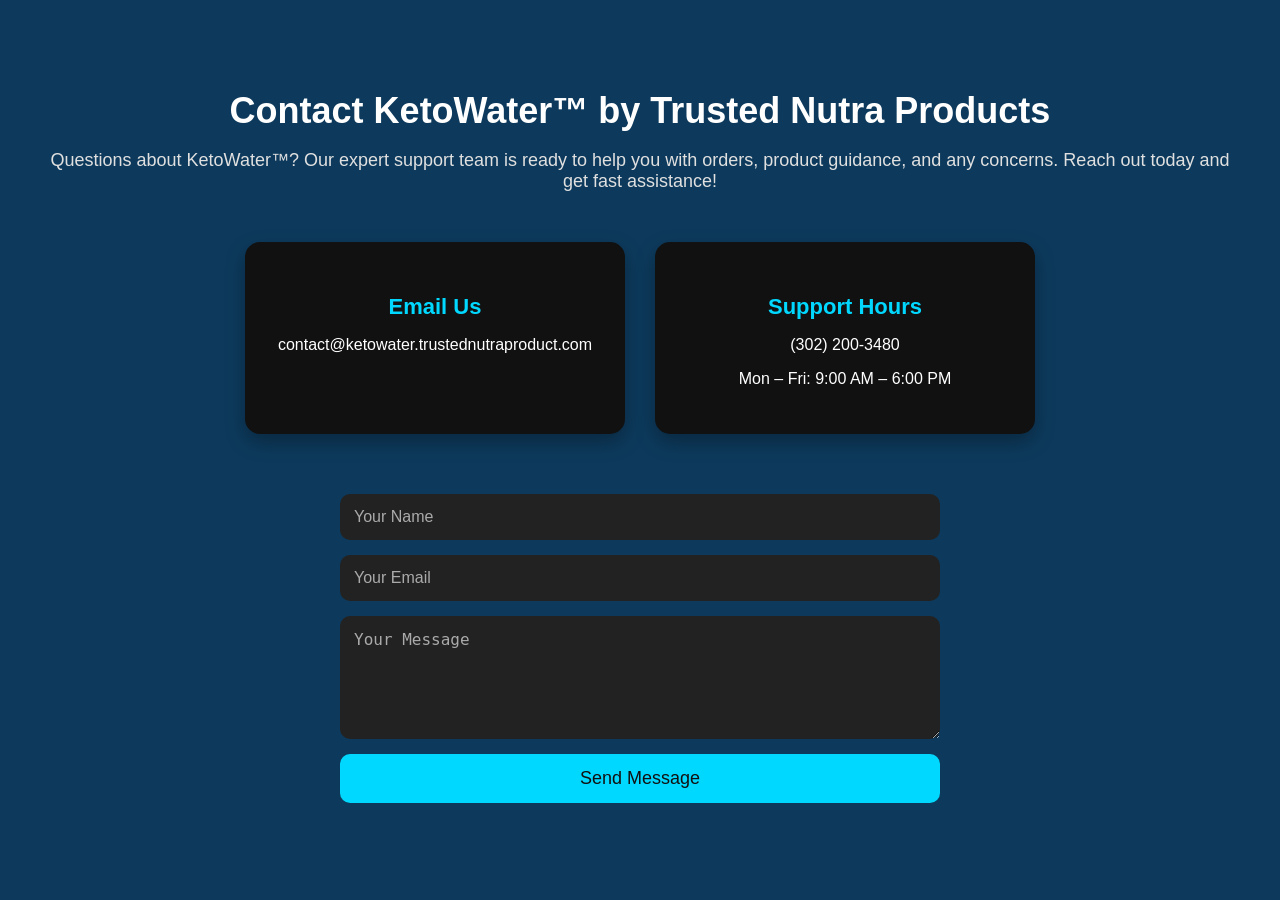
<file: contact.html>
<!DOCTYPE html>
<html lang="en">
<head>
  <meta charset="UTF-8">
  <meta name="viewport" content="width=device-width, initial-scale=1.0">
  <meta name="description" content="Contact KetoWater™ by Trusted Nutra Products support for any questions or assistance with your order. Email or call us today!">
  <link rel="icon" type="image/png" href="../favicon.png">
  <title>Contact KetoWater™ by Trusted Nutra Products</title>
  <style>
    body {
      margin:0;
      font-family: Arial, sans-serif;
      background-color: #0d3a5c; /* Blue background */
      color: #fff;
    }

    section#contact {
      padding: 60px 20px;
      text-align: center;
      max-width: 1200px;
      margin: 0 auto;
    }

    section#contact h2 {
      font-size: 36px;
      color: #fff;
      margin-bottom: 10px;
    }

    section#contact p.description {
      color: #e0e0e0;
      font-size: 18px;
      margin-bottom: 50px;
    }

    .contact-boxes {
      display: flex;
      flex-wrap: wrap;
      justify-content: center;
      gap: 30px;
    }

    .contact-box {
      background-color: #111; /* Dark box */
      padding: 30px;
      border-radius: 15px;
      flex: 1;
      min-width: 250px;
      max-width: 320px;
      box-shadow: 0 8px 20px rgba(0,0,0,0.3);
      transition: transform 0.3s, box-shadow 0.3s;
    }

    .contact-box:hover {
      transform: translateY(-7px);
      box-shadow: 0 12px 30px rgba(0,0,0,0.5);
    }

    .contact-box h3 {
      font-size: 22px;
      color: #00d8ff; /* Light blue accent */
      margin-bottom: 12px;
    }

    .contact-box p {
      font-size: 16px;
      color: #fff;
      word-break: break-word;
    }

    form.contact-form {
      margin-top: 60px;
      text-align: left;
      max-width: 600px;
      margin-left: auto;
      margin-right: auto;
      display: flex;
      flex-direction: column;
      gap: 15px;
    }

    form.contact-form input,
    form.contact-form textarea {
      padding: 14px;
      border-radius: 10px;
      border: none;
      font-size: 16px;
      width: 100%;
      box-sizing: border-box;
      background-color: #222;
      color: #fff;
    }

    form.contact-form input::placeholder,
    form.contact-form textarea::placeholder {
      color: #aaa;
    }

    form.contact-form button {
      background-color: #00d8ff;
      color: #111;
      font-size: 18px;
      padding: 14px;
      border: none;
      border-radius: 10px;
      cursor: pointer;
      transition: background-color 0.3s;
    }

    form.contact-form button:hover {
      background-color: #00b0cc;
    }

    @media (max-width: 768px) {
      .contact-boxes {
        flex-direction: column;
        align-items: center;
      }
    }
  </style>
</head>
<body>

  <section id="contact">
    <h2>Contact KetoWater™ by Trusted Nutra Products</h2>
    <p class="description">
      Questions about KetoWater™? Our expert support team is ready to help you with orders, product guidance, and any concerns. Reach out today and get fast assistance!
    </p>

    <div class="contact-boxes">
      <!-- Email Box -->
      <div class="contact-box">
        <h3>Email Us</h3>
        <p>contact@ketowater.trustednutraproduct.com</p>
      </div>

    
      <!-- Support Hours Box -->
      <div class="contact-box">
        <h3>Support Hours</h3>
        <p>(302) 200-3480 </p>
        <p>Mon – Fri: 9:00 AM – 6:00 PM</p>
      </div>
    </div>

    <!-- Contact Form -->
    <form class="contact-form">
      <input type="text" placeholder="Your Name" required>
      <input type="email" placeholder="Your Email" required>
      <textarea placeholder="Your Message" rows="5" required></textarea>
      <button type="submit">Send Message</button>
    </form>

  </section>

</body>
</html>
</file>
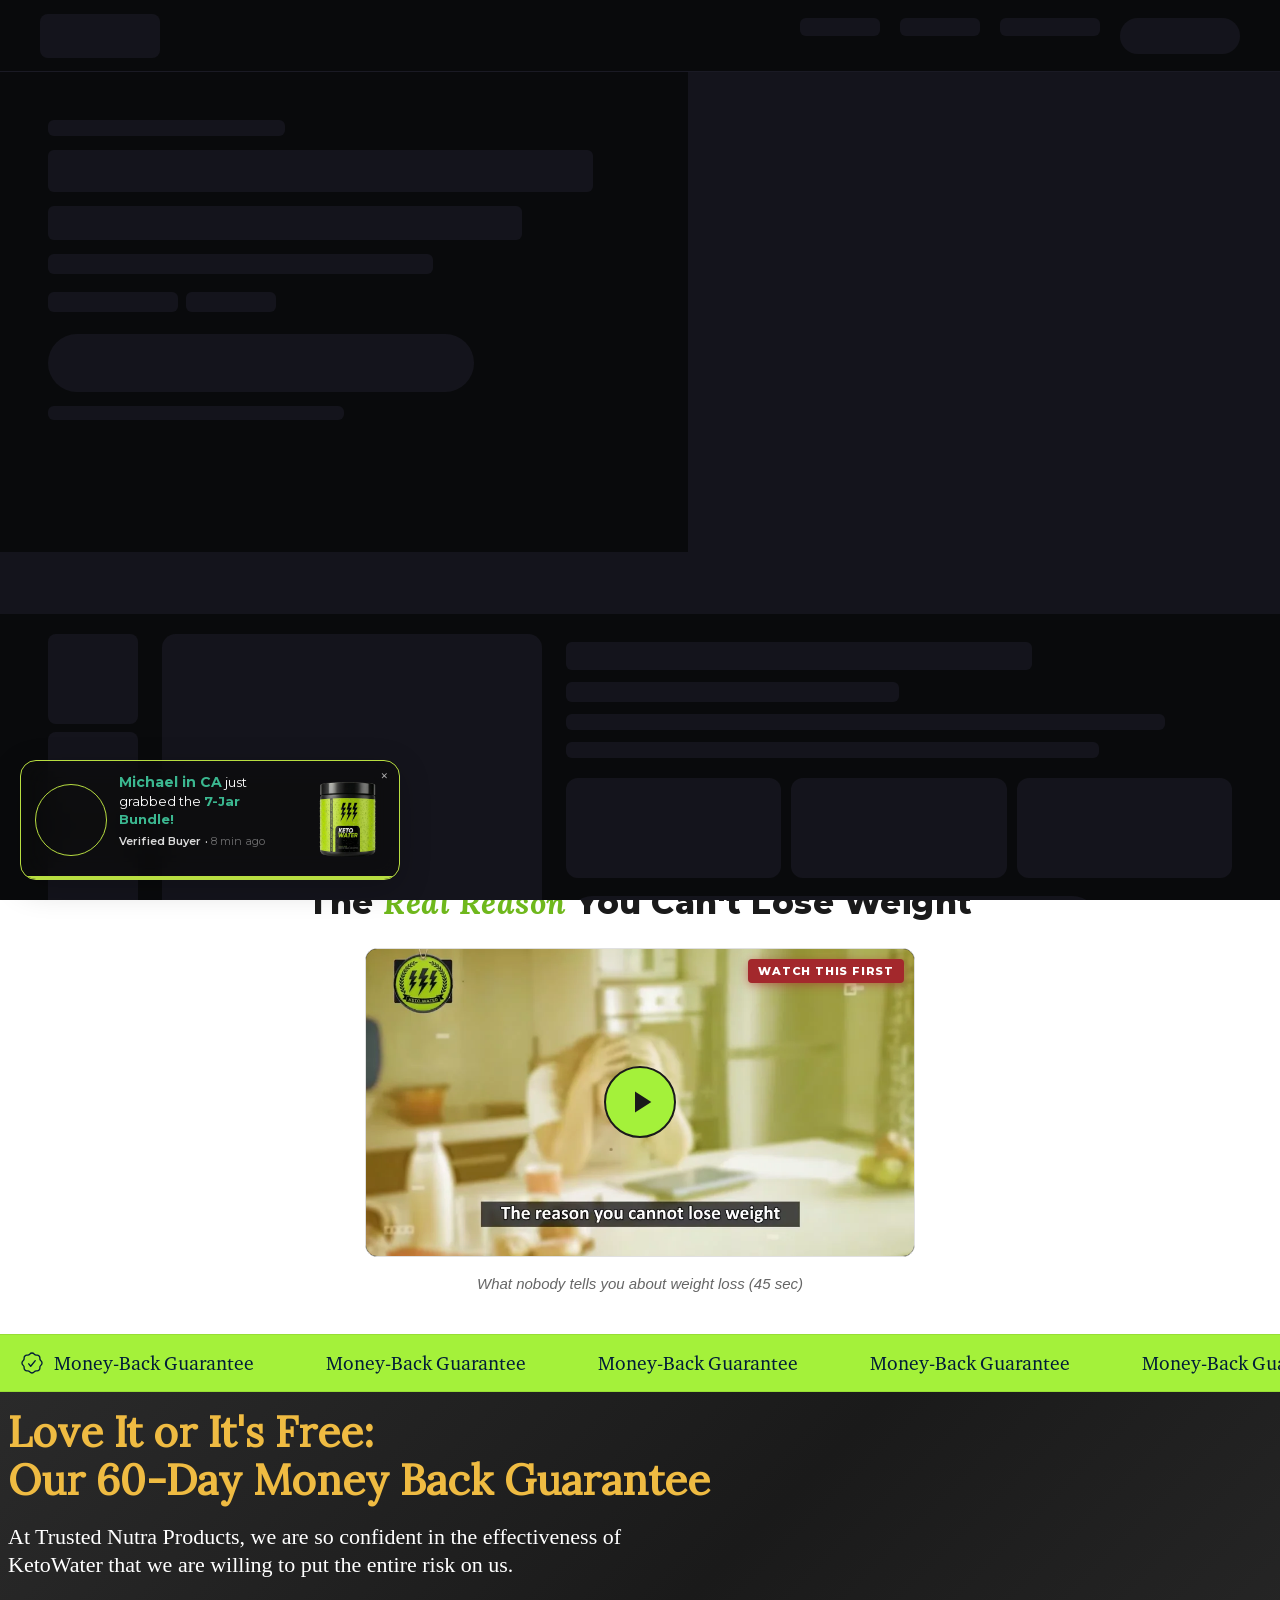
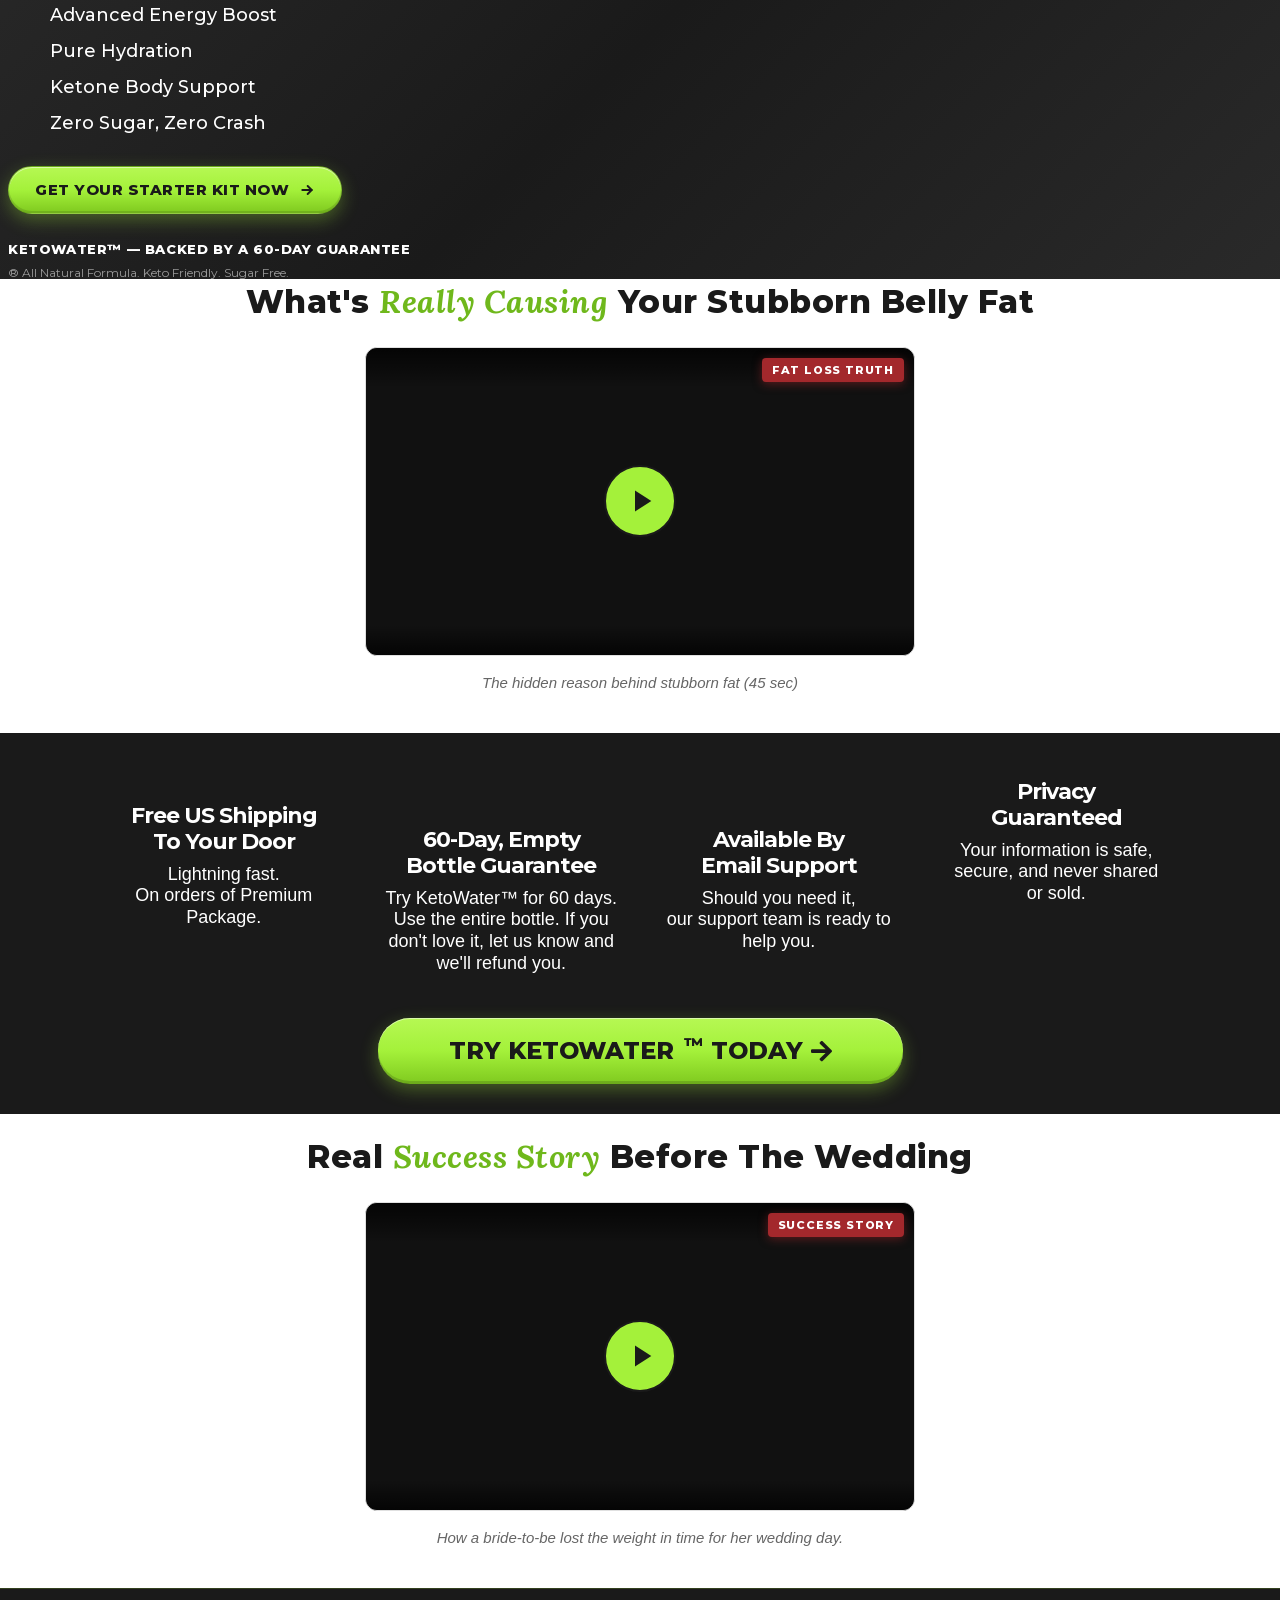
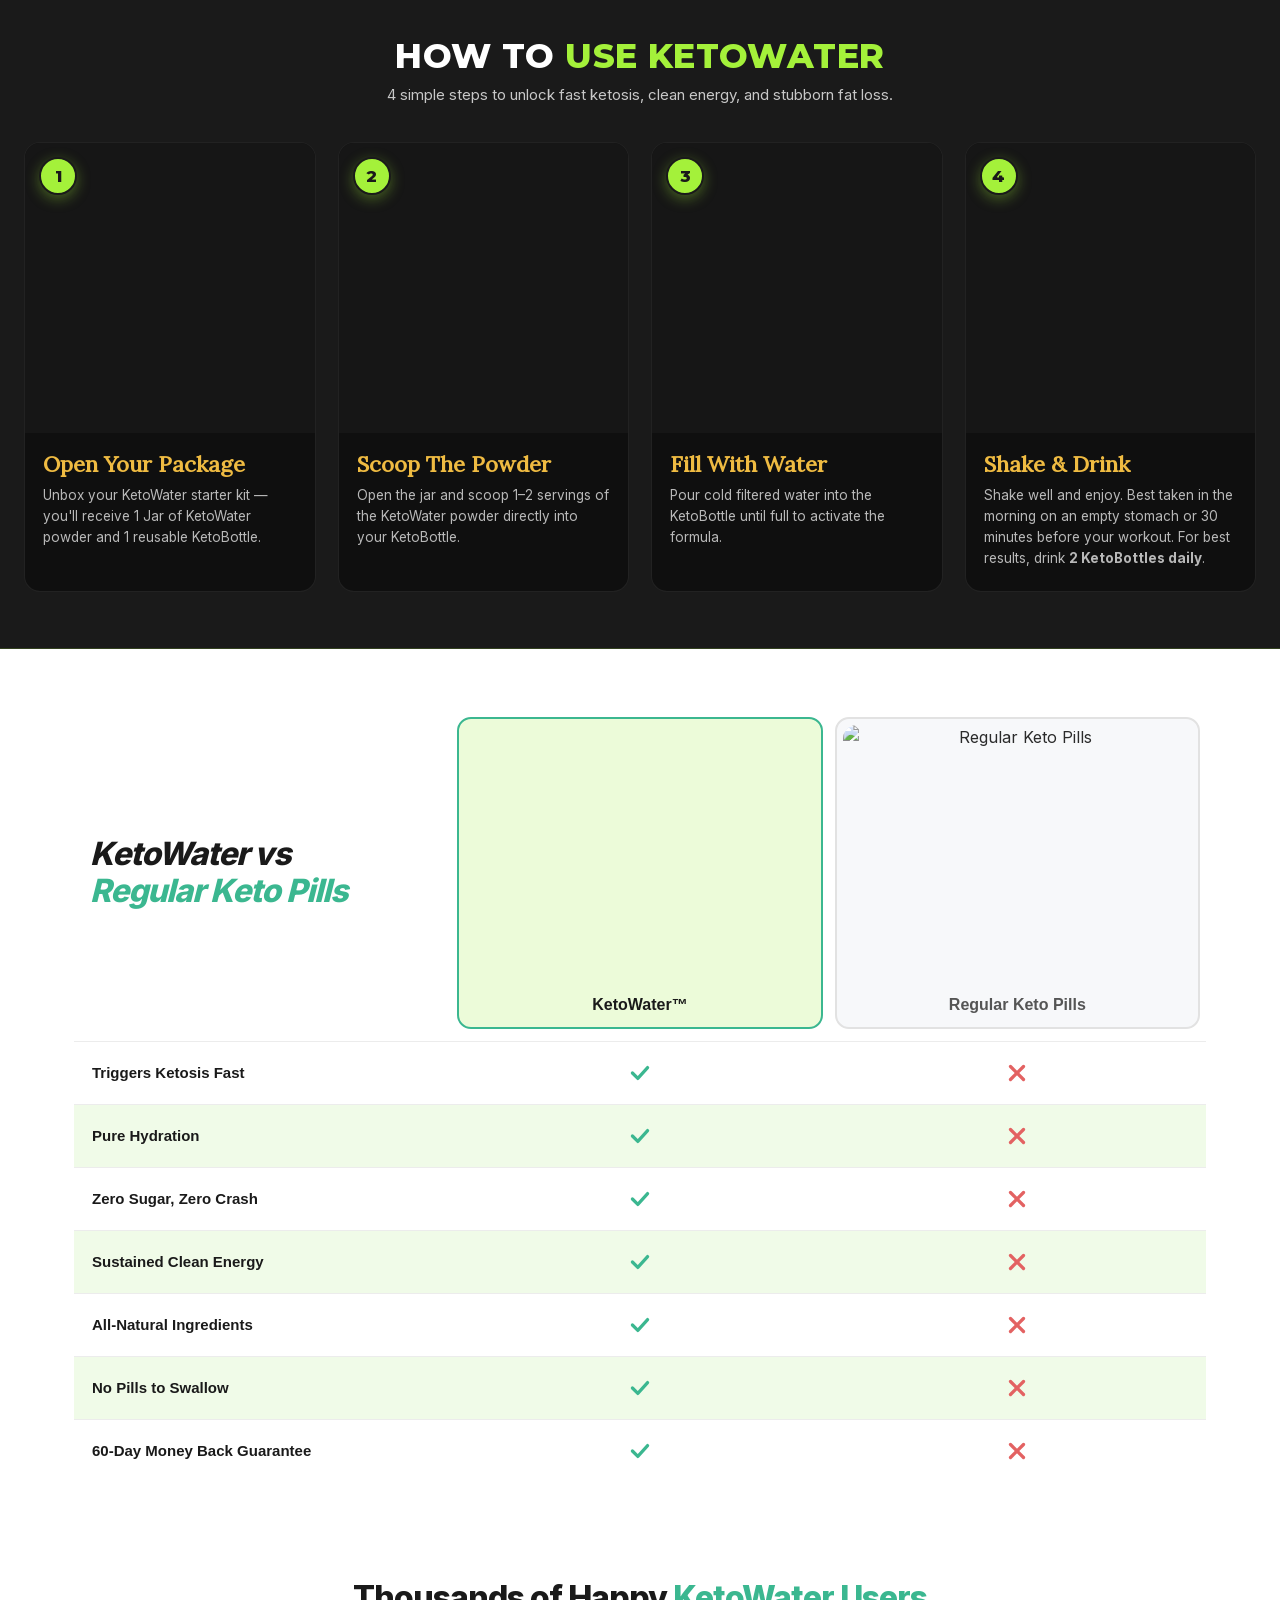
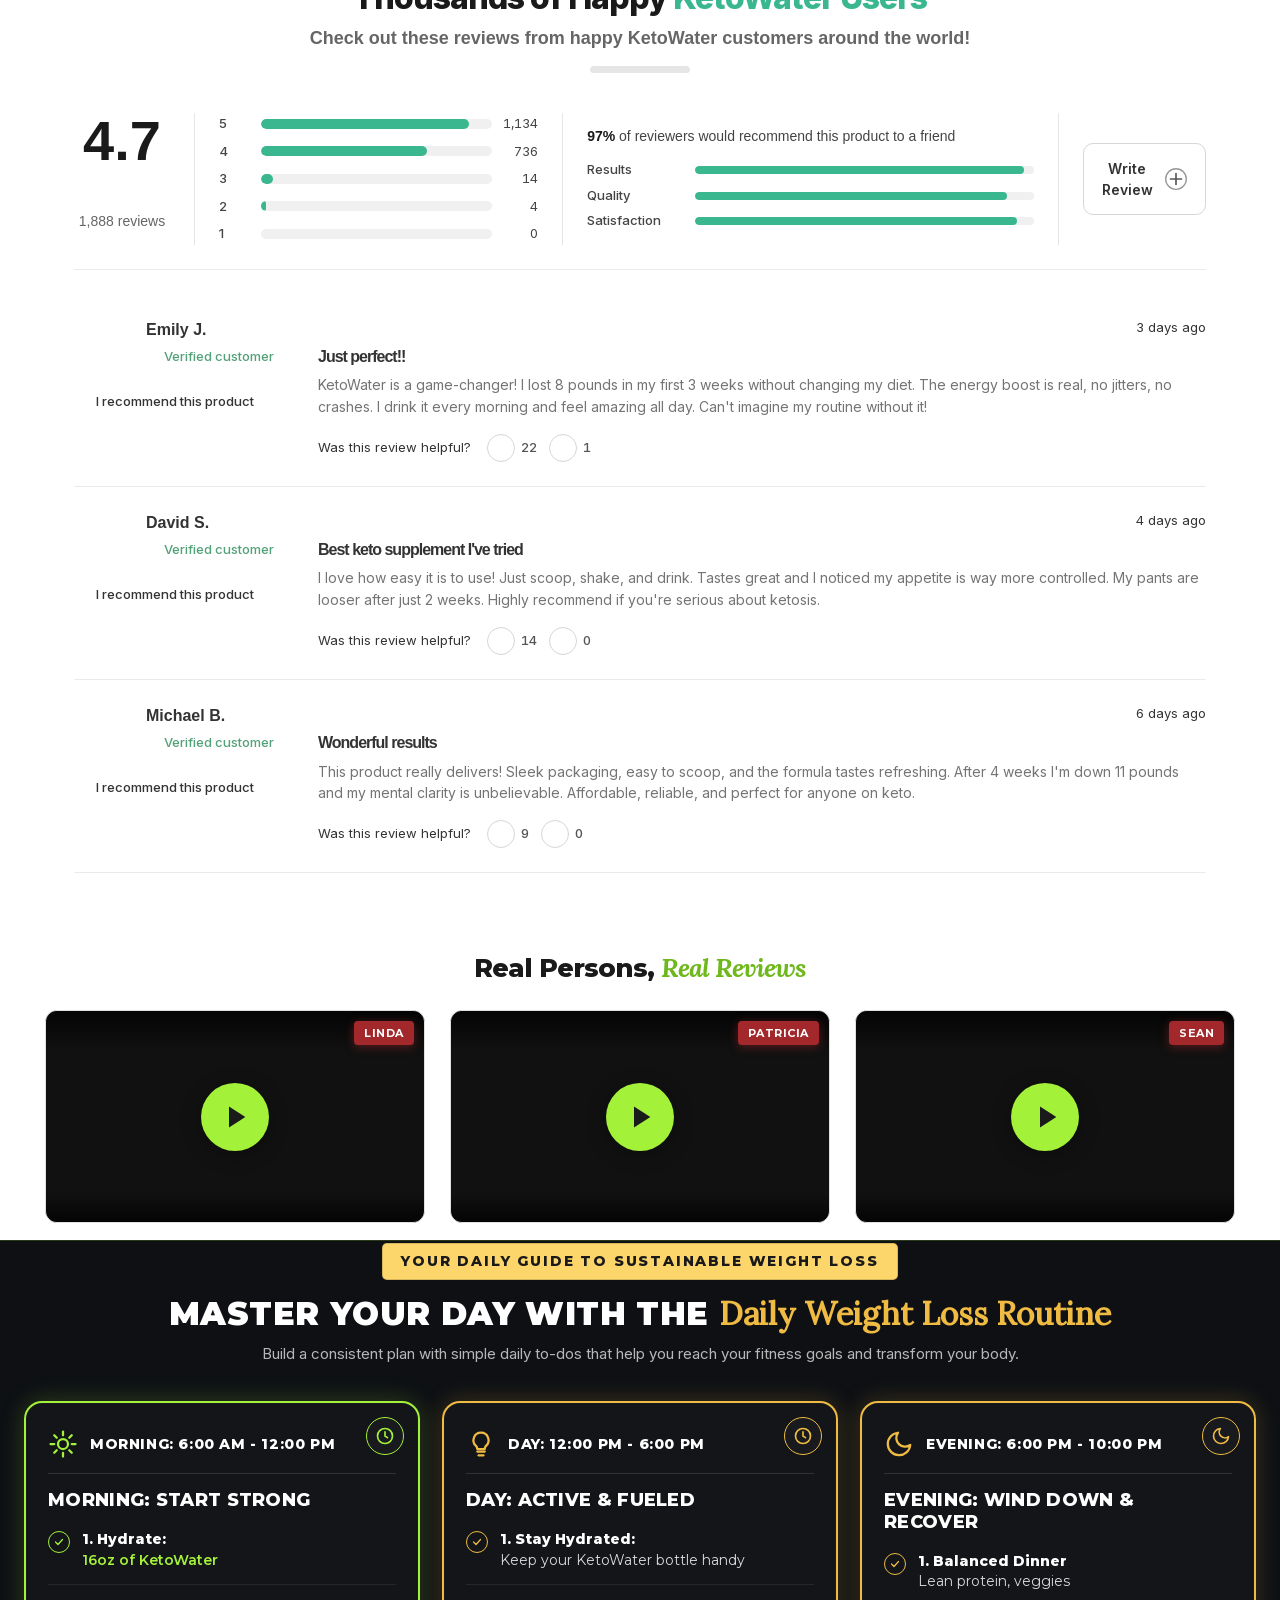
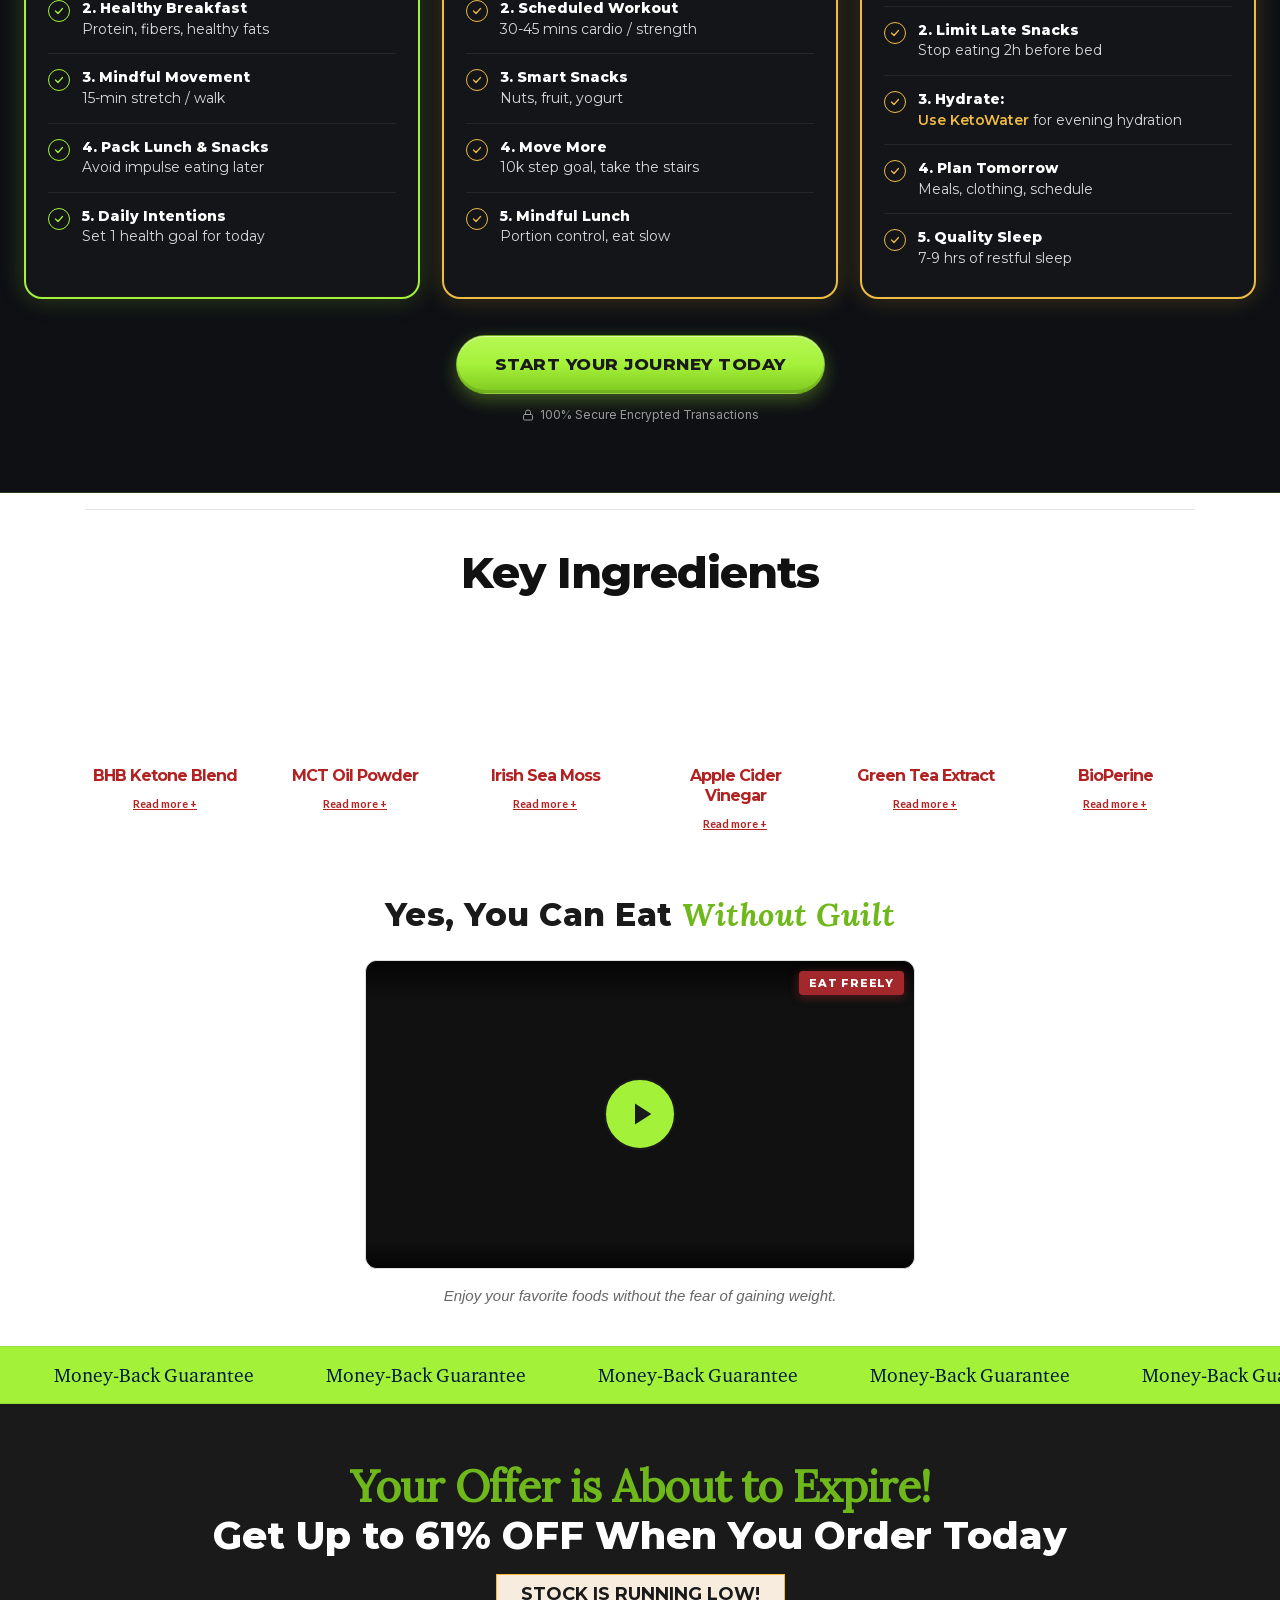
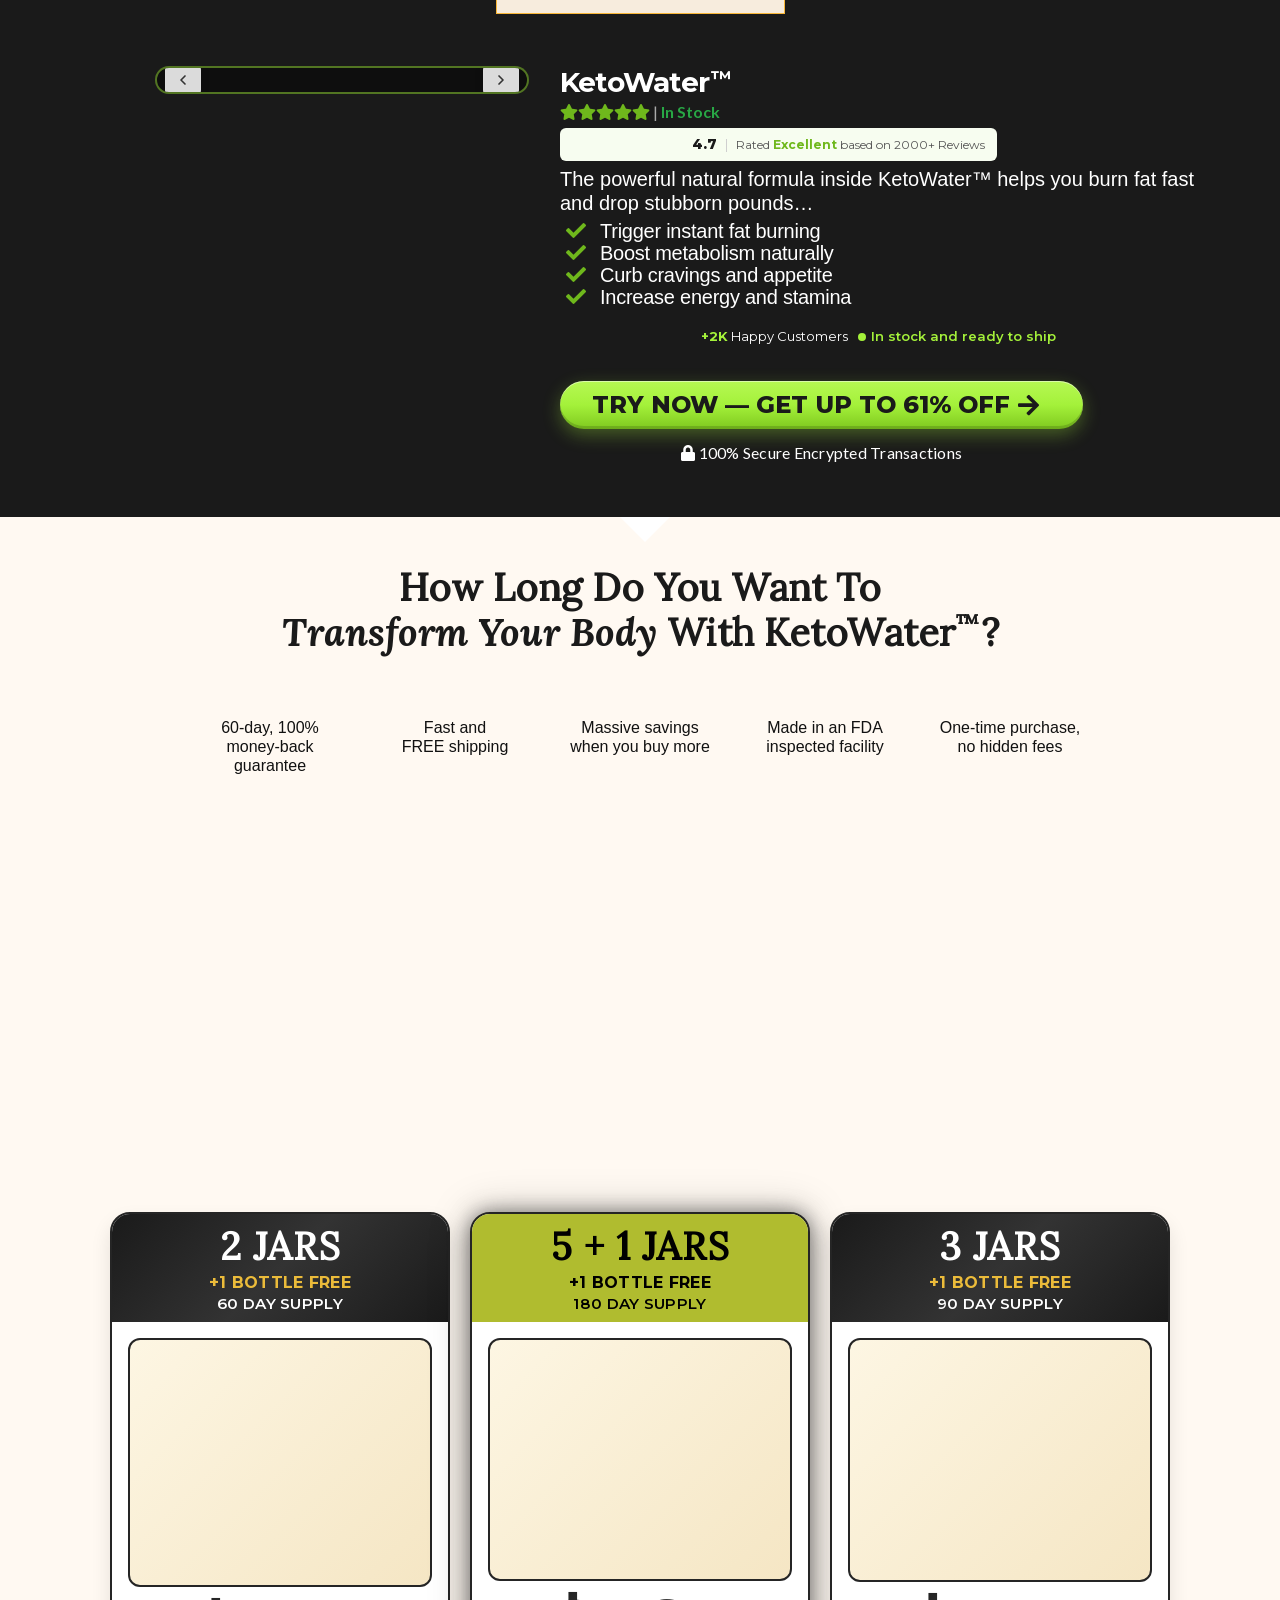
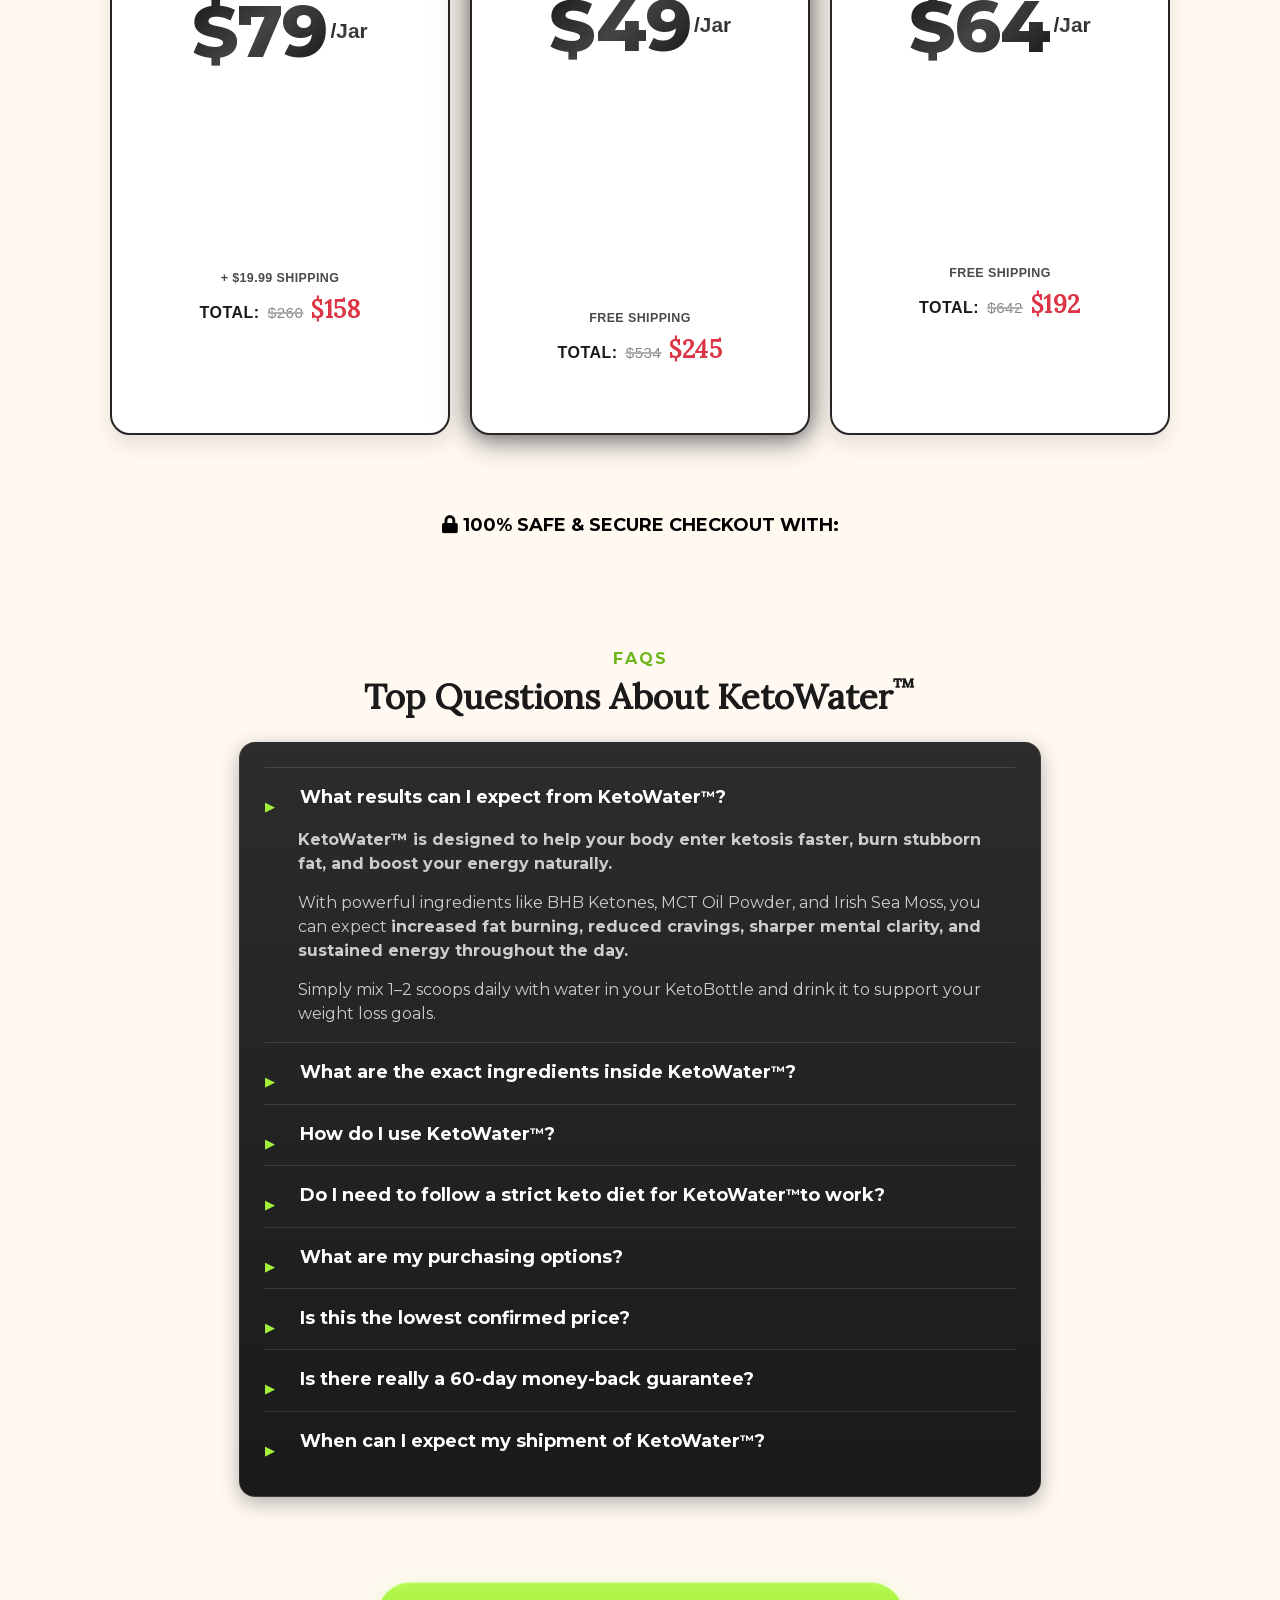
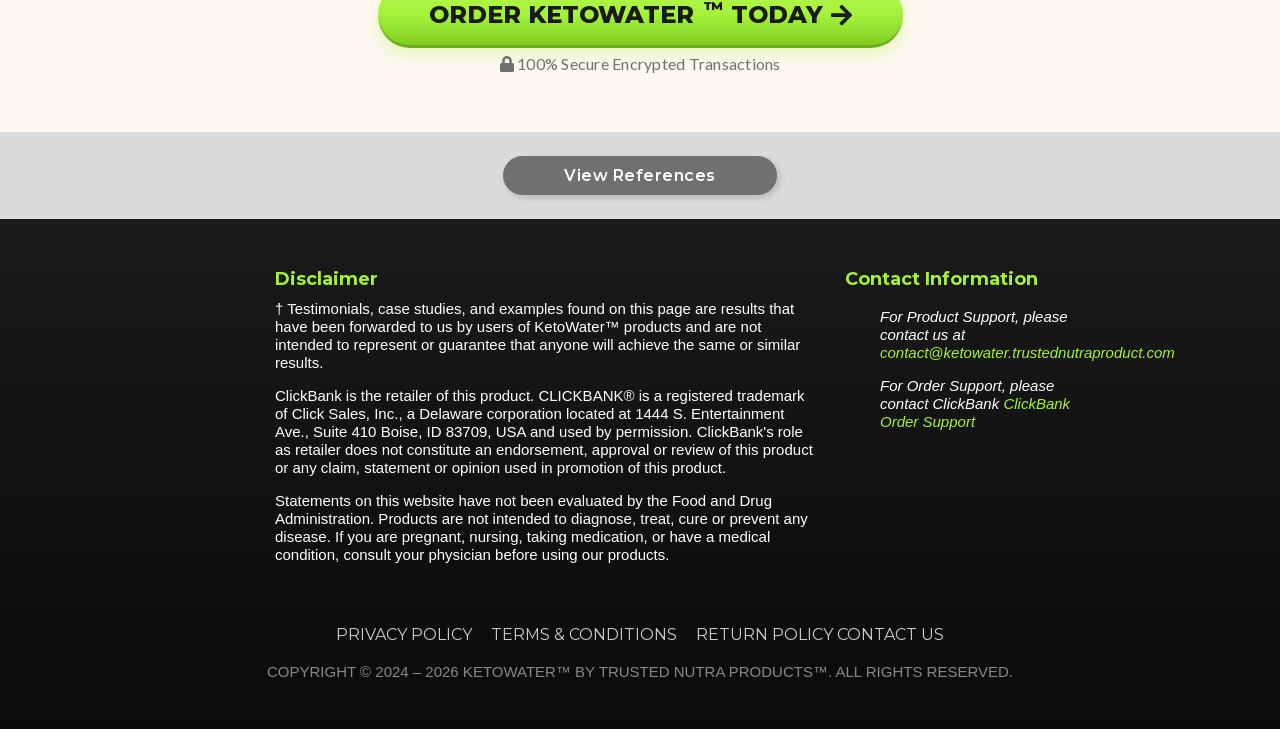
<file: desktop.html>
﻿<!DOCTYPE html>
<html lang="en">

<head>
	<meta charset="utf-8">
	<link rel="canonical" href="https://ketowater.trustednutraproduct.com/desktop.html">
	<link rel="icon" type="image/png" href="favicon.png">
	<!-- Preload critical above-the-fold assets -->
	<link rel="preload" as="image" href="product_images/hero-bg.webp?v=20260417b" fetchpriority="high">
	<link rel="preload" as="image" href="logo.webp?v=20260417">
	<link rel="preload" as="image" href="video_clips/posters/hook.webp?v=20260417">
	<link rel="preload" as="image" href="Images/exit-popup.webp?v=20260417">
	<link rel="preload" as="image" href="Images/notification-jar.webp?v=20260417">
	<!-- Preconnect to third-party origins -->
	<link rel="preconnect" href="https://cdn.trustednutraproduct.com">
	<link rel="preconnect" href="https://iframe.videodelivery.net">
	<link rel="preconnect" href="https://embed.videodelivery.net">
<style>
/* ── Skeleton Loader ── */
#kw-sk{position:fixed;inset:0;z-index:10000;background:#090a0c;overflow:hidden;transition:opacity .45s ease}
#kw-sk.kw-sk-out{opacity:0;pointer-events:none}
.kw-sk-s{background:linear-gradient(90deg,#14141c 25%,#1e1e2c 50%,#14141c 75%);background-size:400% 100%;animation:kw-skshimmer 1.5s ease-in-out infinite;border-radius:6px}
@keyframes kw-skshimmer{0%{background-position:100% 0}100%{background-position:-100% 0}}
/* ── Deferred Image Loading ── */
img[data-src]{opacity:0}
img.kw-loaded{opacity:1;transition:opacity .3s ease}
img{height:auto;max-width:100%}
</style>




<script>
(function(){
  var ua=navigator.userAgent;
  if(/Android|webOS|iPhone|iPad|iPod|BlackBerry|IEMobile|Opera Mini/i.test(ua)||(window.innerWidth>0&&window.innerWidth<=768))
    window.location.replace('mobile.html');
})();
</script>
<script type="text/javascript">
    function hideGreyHead() {
      var el=document.getElementById("greyhead"); if(el) el.style.display = "none";
    }
	function showBuyLink() {
	  var el=document.getElementById("buylink"); if(el) el.style.display = "block";
	}
        // adjust this as needed, 1 sec = 1000
    setTimeout("hideGreyHead()", 15000);
	setTimeout("showBuyLink()", 5000);
</script>

<meta name="viewport" content="width=device-width, initial-scale=1, shrink-to-fit=no">
<meta name="description" content="KetoWater™ is a science-backed keto hydration supplement that supports fat burning, energy, and pure hydration — zero sugar, zero crash. Try it today with a 60-day money-back guarantee.">
<meta name="author" content="Trusted Nutra Products">

<title>KetoWater™ — Keto Hydration Supplement | Trusted Nutra Products</title>

<!-- Open Graph -->
<meta property="og:type" content="product">
<meta property="og:title" content="KetoWater™ — Science-Backed Keto Hydration Supplement">
<meta property="og:description" content="Supports fat burning, energy, and pure hydration — zero sugar, zero crash. 60-day money-back guarantee.">
<meta property="og:image" content="https://ketowater.trustednutraproduct.com/product_images/hero-bg.webp">
<meta property="og:url" content="https://ketowater.trustednutraproduct.com/desktop.html">
<meta property="og:site_name" content="Trusted Nutra Products">

<!-- Twitter Card -->
<meta name="twitter:card" content="summary_large_image">
<meta name="twitter:title" content="KetoWater™ — Keto Hydration Supplement">
<meta name="twitter:description" content="Supports fat burning, energy, and pure hydration — zero sugar, zero crash. 60-day money-back guarantee.">
<meta name="twitter:image" content="https://ketowater.trustednutraproduct.com/product_images/hero-bg.webp">

<!-- Preconnect to external origins still used -->
<link rel="preconnect" href="https://cdnjs.cloudflare.com">
<!-- Critical local CSS -->
<link href="short/css/skeleton.min.css" rel="stylesheet">
<link href="short/css/main.min.css" rel="stylesheet">
<!-- Google Fonts — self-hosted, same origin (no external round-trip) -->
<link href="Fonts/fonts.css" rel="stylesheet">
<!-- Font Awesome — sync (prevents desktop CLS 0.506) -->
<link href="https://cdnjs.cloudflare.com/ajax/libs/font-awesome/5.15.4/css/all.min.css" rel="stylesheet">

<style>
/* === KetoWater Hero (replaces former #headline + #prod-description) === */
.hero {
    position: relative;
    width: 100vw;
    overflow: hidden;
    font-size: calc(100vw / 1920 * 16);
}
.hero-bg-img {
    display: block;
    width: 100%;
    height: auto;
    user-select: none;
    pointer-events: none;
}
/* Show desktop bg by default; mobile bg is hidden until media query swaps them */
.hero-bg-mobile { display: none; }
.hero::before {
    content: '';
    position: absolute;
    inset: 0;
    background: linear-gradient(180deg, rgba(0,0,0,0.65) 0%, rgba(0,0,0,0.45) 20%, rgba(0,0,0,0.18) 45%, rgba(0,0,0,0.10) 65%, rgba(0,0,0,0.70) 100%);
    pointer-events: none;
    z-index: 1;
}
.hero > *:not(.hero-bg-img) { position: absolute; z-index: 2; }
.hero > .hero-bg-img { position: relative; z-index: 0; }

.hero-logo { top: 0; left: 1.5%; }
.hero-logo img { width: 5vw; min-width: 60px; max-width: 110px; height: auto; display: block; }

/* === Hero top navbar === */
.hero-nav {
    top: 1.4vw;
    left: 50%;
    transform: translateX(-50%);
    display: flex;
    align-items: stretch;
    gap: 2px;
    background: transparent;
    backdrop-filter: none;
    -webkit-backdrop-filter: none;
    padding: 0;
    border-radius: 0;
    border: none;
    box-shadow: none;
    z-index: 5 !important;
}
.hero-nav a {
    color: #fff;
    font-family: 'Montserrat', sans-serif;
    font-weight: 600;
    font-size: 0.72vw;
    letter-spacing: 0.07em;
    text-transform: uppercase;
    text-decoration: none;
    padding: 0.55vw 1.1vw;
    display: flex;
    align-items: center;
    background: rgba(255, 255, 255, 0.18);
    backdrop-filter: blur(10px) saturate(140%);
    -webkit-backdrop-filter: blur(10px) saturate(140%);
    border-radius: 0;
    transition: color .2s ease, background .2s ease;
    white-space: nowrap;
    text-shadow: 0 1px 2px rgba(0, 0, 0, 0.35);
}
.hero-nav a:first-of-type {
    border-top-left-radius: 10px;
    border-bottom-left-radius: 10px;
}
.hero-nav a:last-of-type {
    border-top-right-radius: 10px;
    border-bottom-right-radius: 10px;
    background: #AAFF00;
    color: #000 !important;
    font-weight: 800;
    text-shadow: none;
    letter-spacing: 0.09em;
}
.hero-nav a:last-of-type:hover {
    background: #c6ff33;
    color: #000 !important;
}
.hero-nav a:hover {
    color: #FFD24A;
    background: rgba(255, 255, 255, 0.28);
}
.hero-nav .sep { display: none; }
/* Hamburger toggle (mobile only) */
.hero-nav-toggle {
    display: none;
    top: 14px;
    right: 14px;
    width: 42px;
    height: 42px;
    background: rgba(255, 255, 255, 0.18);
    backdrop-filter: blur(10px) saturate(140%);
    -webkit-backdrop-filter: blur(10px) saturate(140%);
    border: 1px solid rgba(255, 255, 255, 0.35);
    border-radius: 8px;
    cursor: pointer;
    z-index: 10;
    align-items: center;
    justify-content: center;
    flex-direction: column;
    gap: 5px;
    padding: 0;
    box-shadow: 0 2px 10px rgba(0, 0, 0, 0.15);
}
.hero-nav-toggle span {
    display: block;
    width: 22px;
    height: 2px;
    background: #fff;
    border-radius: 2px;
    transition: transform .25s ease, opacity .25s ease;
}
.hero-nav-toggle.open span:nth-child(1) { transform: translateY(7px) rotate(45deg); }
.hero-nav-toggle.open span:nth-child(2) { opacity: 0; }
.hero-nav-toggle.open span:nth-child(3) { transform: translateY(-7px) rotate(-45deg); }

@media (max-width: 900px) {
    .hero-nav-toggle { display: flex; }
    .hero-nav {
        display: none;
        top: 64px;
        right: 14px;
        left: auto;
        transform: none;
        flex-direction: column;
        align-items: stretch;
        gap: 0;
        padding: 8px 0;
        border-radius: 10px;
        min-width: 180px;
        background: rgba(20, 22, 28, 0.78);
        backdrop-filter: blur(18px) saturate(160%);
        -webkit-backdrop-filter: blur(18px) saturate(160%);
        border: 1px solid rgba(255, 255, 255, 0.18);
        box-shadow: 0 12px 32px rgba(0, 0, 0, 0.45);
        z-index: 200 !important;
    }
    .hero-nav.open { display: flex; }
    .hero-nav a {
        font-size: 13px;
        padding: 12px 22px;
        text-align: left;
        background: transparent !important;
        backdrop-filter: none !important;
        -webkit-backdrop-filter: none !important;
        border-radius: 0 !important;
        display: block;
    }
    .hero-nav a:last-of-type {
        background: #AAFF00 !important;
        color: #000 !important;
        border-radius: 0 0 10px 10px !important;
        text-shadow: none;
    }
    .hero-nav a:last-of-type:hover {
        background: #c6ff33 !important;
    }
    .hero-nav a:hover,
    .hero-nav a:active {
        background: rgba(255, 255, 255, 0.08) !important;
    }
    .hero-nav .sep { display: none; }
}

.hero .trynow {
    top: 2%;
    right: 1.5%;
    margin: 0;
    border: none;
    cursor: pointer;
    position: absolute;
    font-size: 1.2em;
    padding: 0.4em 1.4em;
}

.hero-headline {
    top: 10%;
    left: 50%;
    transform: translateX(-50%);
    text-align: center;
    width: 80%;
}
.hero-headline h1.quote {
    font-family: 'Montserrat', sans-serif;
    font-style: italic;
    font-weight: 800;
    font-size: 44px;
    line-height: 1.2;
    color: #dc3545;
    margin: 0;
    letter-spacing: 0;
}
.hero-headline h2.tagline {
    font-family: 'Montserrat', sans-serif;
    font-style: normal;
    font-weight: 800;
    font-size: 38px;
    line-height: 1.2;
    color: #ffffff;
    margin: 0;
    letter-spacing: 0;
}
.hero-headline h2.tagline .accent { color: #42A644; }
.hero-headline .yellowbox {
    display: inline-block;
    margin-top: 0.6em;
    padding: 6px 16px;
    background: #F7ECDD;
    border: 1px solid #F9B738;
    color: #1a1a1a;
    font-family: 'Montserrat', sans-serif;
    font-weight: 900;
    font-size: 14px;
    letter-spacing: 0.5px;
    text-transform: uppercase;
    border-radius: 0;
}
@media (max-width: 1200px) {
    .hero-headline h1.quote { font-size: 36px; }
    .hero-headline h2.tagline { font-size: 30px; }
}
@media (max-width: 900px) {
    .hero-headline h1.quote { font-size: 26px; }
    .hero-headline h2.tagline { font-size: 22px; }
    .hero-headline .yellowbox { font-size: 12px; padding: 5px 12px; }
}

.thumbs-panel {
    top: 50%;
    bottom: auto;
    transform: translateY(-50%);
    left: 0;
    background-image:
        linear-gradient(rgba(38,18,8,0.92), rgba(38,18,8,0.92)),
        url('product_images/thumbs-panel-bg.webp?v=20260417');
    background-size: cover;
    background-position: center;
    background-repeat: no-repeat;
    border-radius: 0 1.2em 1.2em 0;
    padding: 1em 1em;
    box-shadow: 0 22px 50px rgba(0,0,0,0.65);
    border: none;
}
.thumbs-stack { display: flex; flex-direction: column; gap: 0.6em; }
.thumb {
    width: 14em;
    height: 7.875em;
    object-fit: cover;
    border-radius: 0.5em;
    border: 2px solid #ffffff;
    cursor: pointer;
    transition: transform 0.2s, border-color 0.2s;
    box-shadow: 0 4px 14px rgba(0,0,0,0.5);
    display: block;
}
.thumb:hover { transform: scale(1.04); border-color: #d49b1f; }

.product-card {
    top: 50%;
    bottom: auto;
    transform: translateY(-50%);
    right: 4%;
    width: 32%;
    min-width: 360px;
    max-width: 580px;
    background: rgba(15, 15, 15, 0.6);
    backdrop-filter: blur(7px);
    -webkit-backdrop-filter: blur(7px);
    border: 1px solid rgba(255,255,255,0.12);
    border-radius: 1em;
    padding: 3.5em 1.7em;
    box-shadow: 0 22px 60px rgba(0,0,0,0.6);
    color: #fff;
}
.product-card h3 {
    font-family: 'Montserrat', sans-serif;
    font-size: 1.8em;
    font-weight: 800;
    margin: 0 0 0.3em 0;
    color: #fff;
}
.product-card .stars { color: #ffc107; font-size: 1.05em; margin-bottom: 0.6em; }
.product-card .stars .text-dark { color: #777 !important; margin: 0 0.3em; }
.product-card .stars .text-success { color: #42A644 !important; font-weight: 700; }
.product-card .pxp-tp-wrap { display: block; margin: 0.4em 0; }
.product-card .pxp-trustpilot-bar {
    display: inline-flex;
    align-items: center;
    background: #ffffff;
    border: 1px solid #e6e6e6;
    color: #333;
    font-size: 0.85em;
    padding: 0.5em 0.85em;
    border-radius: 6px;
    gap: 0.5em;
    box-shadow: 0 2px 8px rgba(0,0,0,0.08);
    line-height: 1;
    vertical-align: middle;
    flex-wrap: nowrap;
}
.product-card .pxp-tp-stars { height: 1em !important; width: auto !important; display: inline-block; vertical-align: middle; flex-shrink: 0; }
.product-card .pxp-tp-score { color: #1a1a1a; font-weight: 800; font-size: 1em; line-height: 1; }
.product-card .pxp-tp-sep { color: #d0d0d0; line-height: 1; }
.product-card .pxp-tp-text { color: #4a4a4a; font-size: 0.9em; line-height: 1; white-space: nowrap; }
.product-card .pxp-tp-text strong { color: #1a1a1a; font-weight: 700; }
.product-card .desc { font-size: 1em; line-height: 1.45; color: #e6e6e6; margin: 0.8em 0 0.6em 0; }
.product-card .check-list { list-style: none; padding-left: 1.8em; margin: 0; }
.product-card .check-list li { color: #ffffff; margin-bottom: 0.4em; font-weight: 400; font-size: 1em; position: relative; }
.product-card .check-list li:before { color: #42A644 !important; }
.product-card .pxp-social-proof {
    color: #ddd;
    margin-top: 0.7em;
    padding-top: 0.7em;
    border-top: 1px solid rgba(255,255,255,0.1);
    font-size: 0.9em;
}
.product-card .pxp-sp-text { color: #fff; }
.product-card .pxp-sp-text strong { color: #42A644; }
.product-card .pxp-sp-stock { color: #6fd99a; }
.product-card .pxp-sp-dot { background: #6fd99a; }

.hero-cta {
    bottom: 3%;
    left: 50%;
    transform: translateX(-50%);
    text-align: center;
    width: 40%;
    min-width: 360px;
    max-width: 760px;
}
.hero-cta .button-center.riskfree {
    padding: 0.55em 1.2em;
    font-size: 1.35em;
    border-radius: 999px;
}
.hero-cta .button-center a.action {
    display: inline-flex;
    align-items: center;
    justify-content: center;
    gap: 0.6em;
    color: #000 !important;
    text-decoration: none;
    white-space: nowrap;
}
.hero-cta .secure-text {
    margin-top: 0.8em;
    color: #e0e0e0;
    text-shadow: 0 1px 6px rgba(0,0,0,0.7);
    font-size: 1.05em;
}
.hero-cta .secure-text i { color: #aaa; margin-right: 0.4em; }

/* === Green theme override for hero CTAs (size unchanged) === */
.hero .trynow,
.hero .trynow:hover,
.hero .hero-cta .button-center.riskfree,
.hero .hero-cta .riskfree {
    background: linear-gradient(180deg, #B6F853 0%, #A4F13A 50%, #7FC91F 100%) !important;
    box-shadow:
        0 6px 18px rgba(164, 241, 58, 0.35),
        inset 0 1px 0 rgba(255, 255, 255, 0.5),
        inset 0 -3px 0 rgba(0, 0, 0, 0.15) !important;
    border-color: rgba(0, 0, 0, 0.18) !important;
    color: #1A1A1A !important;
}
.hero .trynow,
.hero .hero-cta .button-center.riskfree,
.hero .hero-cta .riskfree {
    transition: transform .2s ease, box-shadow .2s ease, filter .2s ease, background .2s ease;
}
.hero .trynow:hover,
.hero .hero-cta .button-center.riskfree:hover,
.hero .hero-cta .riskfree:hover {
    background: linear-gradient(180deg, #B6F853 0%, #A4F13A 50%, #7FC91F 100%) !important;
    transform: translateY(-2px);
    filter: brightness(1.05);
    box-shadow:
        0 12px 30px rgba(164, 241, 58, 0.5),
        inset 0 1px 0 rgba(255, 255, 255, 0.55),
        inset 0 -3px 0 rgba(0, 0, 0, 0.12) !important;
}
/* Lock .trynow size on hover (override landerstyle.css which bumps font-size and margin) */
.hero .trynow:hover {
    font-size: 1.2em !important;
    margin-right: 0 !important;
    padding: 0.4em 1.4em !important;
    right: 1.5% !important;
    top: 2% !important;
}
.hero .trynow a,
.hero .hero-cta .button-center.riskfree a.action,
.hero .hero-cta .riskfree a.action {
    color: #1A1A1A !important;
}
.hero .hero-cta .button-center.riskfree i,
.hero .hero-cta .riskfree i { color: #1A1A1A !important; }

@media (max-width: 900px) {
    /* Swap desktop bg → portrait mobile bg */
    .hero-bg-desktop { display: none; }
    .hero-bg-mobile { display: block; }

    .hero {
        font-size: calc(100vw / 414 * 14);
        background: #0a0a0a;
    }
    .hero::before { display: none; } /* don't double up vignette on mobile bg */

    /* Logo centered, flush against top edge, top TRY NOW button hidden */
    .hero-logo {
        top: 0;
        left: 50%;
        transform: translateX(-50%);
    }
    .hero-logo img { width: 18vw; min-width: 64px; max-width: 110px; }
    .hero .trynow { display: none; }
    .hero-headline {
        top: 9%;
        left: 50%;
        transform: translateX(-50%);
        width: 90%;
        padding: 0;
    }
    /* Tagline wraps naturally; only the red quote is forced to one line */
    .hero-headline h2.tagline { white-space: normal; }
    .hero-headline h1.quote { font-size: 1.20em; line-height: 1; margin-top: 3em; margin-bottom: 0; white-space: nowrap; }
    .hero-headline h2.tagline { font-size: 1.20em; line-height: 1.25; margin-top: 0; }
    .hero-headline > div:last-child { display: none; } /* hide top stock pill */

    /* Product card sits over the dark area below the bottle */
    .product-card {
        top: auto;
        bottom: 9%;
        right: auto;
        left: 50%;
        transform: translateX(-50%);
        width: 90%;
        min-width: 0;
        max-width: 560px;
        padding: 1.1em 1.1em 0.2em 1.1em;
        border-radius: 1em;
        backdrop-filter: blur(7px) !important;
        -webkit-backdrop-filter: blur(7px) !important;
        background: rgba(15, 15, 15, 0.35) !important;
    }
    .product-card .pxp-social-proof { margin-top: 0.4em !important; padding-top: 0.4em !important; padding-bottom: 0 !important; margin-bottom: 0 !important; }
    .product-card h3 { font-size: 1.5em; text-align: left; }
    .product-card .stars { text-align: left; }
    .product-card .pxp-tp-wrap { text-align: left; }
    .product-card .desc { text-align: left; font-size: 0.95em; }
    .product-card .check-list { columns: 2; column-gap: 1em; padding-left: 0; margin-top: 0.4em; list-style: none; }
    .product-card .check-list li {
        font-size: 0.85em;
        break-inside: avoid;
        margin-bottom: 0.4em;
        line-height: 1.25;
        padding-left: 1.4em;
        position: relative;
    }
    .product-card .check-list li:before {
        content: "" !important;
        background-image: url('product_images/correct.png') !important;
        background-size: contain !important;
        background-repeat: no-repeat !important;
        background-position: center !important;
        width: 1em !important;
        height: 1em !important;
        position: absolute !important;
        left: 0 !important;
        top: 0.15em !important;
        margin: 0 !important;
        padding: 0 !important;
        display: inline-block !important;
        /* Icon source is pure black — invert + tint to KetoWater green */
        filter: invert(58%) sepia(54%) saturate(525%) hue-rotate(74deg) brightness(92%) contrast(85%) !important;
    }
    .product-card .pxp-social-proof { font-size: 0.8em; justify-content: flex-start; }

    /* CTA button — placed below the product card */
    .hero-cta {
        top: auto;
        bottom: 1%;
        left: 50%;
        transform: translateX(-50%);
        width: 92%;
        min-width: 0;
        max-width: 560px;
    }
    .hero-cta .button-center.riskfree { font-size: 1.1em; padding: 0.55em 1em !important; }
    .hero-cta .secure-text { display: none; }

    /* "STOCK IS RUNNING LOW!" text — render via pseudo on .hero-cta, just under the button */
    .hero-cta::after {
        content: 'STOCK IS RUNNING LOW!';
        display: block;
        margin-top: 0.6em;
        color: #fff;
        font-family: 'Montserrat', sans-serif;
        font-weight: 800;
        font-size: 0.95em;
        letter-spacing: 1px;
        text-shadow: 0 1px 4px rgba(0,0,0,0.7);
    }

    /* Thumbs row at the very bottom — no wood shelf strip on mobile */
    .thumbs-panel {
        display: none;
    }
    .thumbs-stack {
        flex-direction: row;
        flex-wrap: nowrap;
        justify-content: space-around;
        gap: 0.4em;
    }
    .thumb {
        width: 22%;
        height: auto;
        aspect-ratio: 16 / 11;
        max-width: 130px;
    }
}
@media (max-width: 480px) {
    .hero-headline h1.quote { font-size: 1.20em; line-height: 1; margin-top: 3em; margin-bottom: 0; white-space: nowrap; }
    .hero-headline h2.tagline { font-size: 1.20em; line-height: 1.25; margin-top: 0; }
    .product-card h3 { font-size: 1.35em; }
    .hero-cta::after { font-size: 0.85em; }
}

/* === KetoWater themed video section === */
.kw-video-section {
    width: 100%;
    background: #FFFFFF;
    padding: 22px 20px 26px;
    text-align: center;
    position: relative;
}
.kw-video-section .mv-title {
    margin: 0 auto 24px !important;
    text-align: center !important;
    width: 100% !important;
    max-width: none !important;
    padding: 0 !important;
    display: block !important;
}
.kw-video-section .mv-title h3 {
    color: #1A1A1A;
    font-family: 'Montserrat', sans-serif;
    font-weight: 800;
    font-size: 32px;
    margin: 0;
    letter-spacing: 0.5px;
    white-space: normal;
    word-wrap: break-word;
}
@media (max-width: 600px) {
    .kw-video-section .mv-title h3 { font-size: 22px; }
}
@media (max-width: 420px) {
    .kw-video-section .mv-title h3 { font-size: 18px; }
}
.kw-video-section .mv-title h3 .mv-highlight {
    color: #6FB81C;
    font-style: italic;
    font-family: 'Lora', serif;
}
.kw-video-section .mv-player {
    border: 1px solid #e0e0e0;
    box-shadow: none;
    border-radius: 12px;
    overflow: hidden;
}
.kw-video-section .mv-badge {
    left: auto !important;
    right: 10px !important;
    background: #A3282C !important;
    color: #FFFFFF !important;
    font-weight: 800 !important;
    letter-spacing: 0.8px !important;
    box-shadow: 0 2px 10px rgba(163, 40, 44, 0.5);
}
.kw-video-section .mv-caption {
    color: #333333;
    opacity: 0.75;
    font-style: italic;
    font-size: 15px;
    margin-top: 18px;
}
/* Neon green progress fill for video players */
.kw-video-section .mv-progress-fill,
.mv-progress-fill { background: #A4F13A !important; }
/* Plain circle play button */
.kw-video-section .mv-play-btn {
    background: #A4F13A !important;
    backdrop-filter: none !important;
    -webkit-backdrop-filter: none !important;
    border: 2px solid #1A1A1A !important;
    box-shadow: none !important;
    width: 72px !important;
    height: 72px !important;
    display: flex !important;
    align-items: center !important;
    justify-content: center !important;
    transition: transform 0.2s ease, width 0.2s ease, height 0.2s ease;
}
.kw-video-section .mv-play-btn svg {
    width: 28px !important;
    height: 28px !important;
    margin-left: 3px !important;
    fill: #1A1A1A !important;
    filter: none !important;
}
.kw-video-section .mv-play-overlay:hover .mv-play-btn {
    background: #A4F13A !important;
    transform: scale(1.05);
}
/* Shrink to mute-icon size when playing/paused */
.kw-video-section .mv-play-overlay.playing .mv-play-btn,
.kw-video-section .mv-play-overlay.paused .mv-play-btn {
    width: 32px !important;
    height: 32px !important;
    border: none !important;
}
.kw-video-section .mv-play-overlay.playing .mv-play-btn svg,
.kw-video-section .mv-play-overlay.paused .mv-play-btn svg {
    width: 14px !important;
    height: 14px !important;
    margin-left: 0 !important;
}
@media (max-width: 768px) {
    .kw-video-section .mv-play-btn { width: 58px !important; height: 58px !important; }
    .kw-video-section .mv-play-btn svg { width: 22px !important; height: 22px !important; }
    .kw-video-section .mv-play-overlay.playing .mv-play-btn,
    .kw-video-section .mv-play-overlay.paused .mv-play-btn {
        width: 28px !important; height: 28px !important;
    }
    .kw-video-section .mv-play-overlay.playing .mv-play-btn svg,
    .kw-video-section .mv-play-overlay.paused .mv-play-btn svg {
        width: 12px !important; height: 12px !important;
    }
}
.kw-video-section .mv-end-cta-btn {
    background: #EFBB42 !important;
    color: #1A1A1A !important;
    font-weight: 800 !important;
}
@media (max-width: 768px) {
    .kw-video-section { padding: 16px 14px 20px; }
    .kw-video-section .mv-title h3 { font-size: 22px; }
}
/* Hide the white arrow tongue from #moneyback when it follows our dark section */
.kw-video-section + #moneyback .arrow,
.kw-video-section + #moneyback .arrow:before { display: none !important; }

/* === How To Use section === */
.kw-howto {
    width: 100%;
    background: #1A1A1A;
    color: #fff;
    padding: 50px 24px 56px;
    border-top: 1px solid rgba(164, 241, 58, 0.18);
    border-bottom: 1px solid rgba(164, 241, 58, 0.18);
}
.kw-howto-header {
    text-align: center;
    max-width: 760px;
    margin: 0 auto 36px;
}
.kw-howto-header h2 {
    font-family: 'Montserrat', sans-serif;
    font-weight: 800;
    font-size: 34px;
    color: #FFFFFF;
    text-transform: uppercase;
    letter-spacing: 0.4px;
    margin: 0 0 10px;
}
.kw-howto-header h2 .accent { color: #A4F13A; }
.kw-howto-header p {
    font-family: 'Inter', sans-serif;
    color: #c8c8c8;
    font-size: 15px;
    line-height: 1.55;
    margin: 0;
}
.kw-howto-grid {
    max-width: 1280px;
    margin: 0 auto;
    display: grid;
    grid-template-columns: repeat(4, 1fr);
    gap: 22px;
}
.kw-howto-card {
    background: #0f0f0f;
    border: 1px solid rgba(255,255,255,0.08);
    border-radius: 16px;
    overflow: hidden;
    display: flex;
    flex-direction: column;
    transition: transform .25s ease, border-color .25s ease;
}
.kw-howto-card:hover {
    transform: translateY(-4px);
    border-color: rgba(164, 241, 58, 0.45);
}
.kw-howto-media {
    position: relative;
    width: 100%;
    aspect-ratio: 1 / 1;
    background: #161616;
    overflow: hidden;
    cursor: pointer;
}
.kw-howto-media img {
    width: 100%;
    height: 100%;
    object-fit: cover;
    display: block;
}
.kw-howto-step {
    position: absolute;
    top: 14px;
    left: 14px;
    width: 38px;
    height: 38px;
    border-radius: 50%;
    background: #A4F13A;
    color: #1A1A1A;
    display: flex;
    align-items: center;
    justify-content: center;
    font-family: 'Montserrat', sans-serif;
    font-weight: 800;
    font-size: 17px;
    border: 2px solid #1A1A1A;
    box-shadow: 0 4px 14px rgba(164, 241, 58, 0.35);
    z-index: 2;
}
.kw-howto-body {
    padding: 18px 18px 22px;
    flex: 1;
    display: flex;
    flex-direction: column;
}
.kw-howto-title {
    margin: 0 0 8px;
}
.kw-howto-title svg { display: none; }
.kw-howto-title h4 {
    font-family: 'Lora', serif;
    font-weight: 600;
    font-size: 22px;
    color: #EFBB42;
    text-transform: none;
    letter-spacing: 0;
    margin: 0;
    line-height: 1.2;
}
.kw-howto-body p {
    font-family: 'Inter', sans-serif;
    color: #b8b8b8;
    font-size: 13.5px;
    line-height: 1.55;
    margin: 0;
}
@media (max-width: 1100px) {
    .kw-howto-grid { grid-template-columns: repeat(2, 1fr); }
}
@media (max-width: 600px) {
    .kw-howto { padding: 36px 16px 40px; }
    .kw-howto-header h2 { font-size: 22px; }
    .kw-howto-header p { font-size: 13px; }
    .kw-howto-grid { grid-template-columns: 1fr; gap: 16px; max-width: 420px; }
    .kw-howto-card { flex-direction: row-reverse; align-items: flex-start; }
    .kw-howto-media { aspect-ratio: 1 / 1; width: 170px; height: 170px; flex-shrink: 0; align-self: flex-start; }
    .kw-howto-step { width: 30px; height: 30px; font-size: 14px; top: 8px; left: 8px; }
    .kw-howto-body { padding: 14px 16px; text-align: left; align-items: flex-start; }
    .kw-howto-title { text-align: left; }
    .kw-howto-title h4 { font-size: 17px; text-align: left; }
    .kw-howto-body p { font-size: 13px; text-align: left; }
}

/* === Offer-Expire / Product-Description theme overrides === */
/* Dark theme on the offer headline + product description sections */
section#headline.kw-hero-bg,
section#prod-description {
    background: #1A1A1A !important;
    color: #FFFFFF !important;
    margin: 0 !important;
    border: none !important;
}
/* Remove the white gap between offer headline and product description */
section#headline.kw-hero-bg { margin-top: 0 !important; padding-top: 56px !important; padding-bottom: 24px !important; }
section#headline.kw-hero-bg + section#prod-description { margin-top: 0 !important; padding-top: 28px !important; padding-bottom: 56px !important; }
/* Constrain the whole gallery column on desktop */
@media (min-width: 992px) {
    section#prod-description .col-12.col-lg-6:first-child { flex: 0 0 42%; max-width: 42%; }
    section#prod-description .col-12.col-lg-6:last-child  { flex: 0 0 58%; max-width: 58%; }
}
section#prod-description .pxp-gallery {
    max-width: 480px;
    margin-left: auto;
    margin-right: auto;
}
section#prod-description .pxp-gallery-thumbs { width: 90px !important; flex-shrink: 0; }
section#prod-description .pxp-thumb { width: 90px !important; height: 90px !important; }
/* Border around the main product image */
section#prod-description .pxp-gallery-img-wrap {
    border: 2px solid rgba(164, 241, 58, 0.45);
    border-radius: 14px;
    overflow: hidden;
    background: #0e0e0e;
    width: 100%;
    max-width: 380px;
    margin: 0 auto;
    aspect-ratio: auto;
    height: auto;
}
section#prod-description .pxp-gallery-img-wrap img.pxp-main-img {
    background: #0e0e0e !important;
    object-fit: contain !important;
    width: 100% !important;
    height: auto !important;
    max-height: none !important;
    aspect-ratio: auto !important;
    display: block !important;
}
section#prod-description .pxp-thumb {
    border: 1.5px solid rgba(164, 241, 58, 0.35) !important;
    border-radius: 8px;
    background: #0e0e0e !important;
}
section#prod-description .pxp-thumb:hover {
    border-color: #A4F13A !important;
}
section#headline.kw-hero-bg h2,
section#prod-description h3,
section#prod-description p,
section#prod-description ul,
section#prod-description li,
section#prod-description .check-list li,
section#prod-description .pxp-sp-text,
section#prod-description .pxp-sp-stock,
section#prod-description .secure-text {
    color: #FFFFFF !important;
}
section#headline.kw-hero-bg h2.text-black { color: #FFFFFF !important; }
section#prod-description .text-dark { color: #aaa !important; }
section#prod-description .pxp-sp-text strong { color: #A4F13A !important; }
section#prod-description .pxp-sp-text { color: #FFFFFF !important; }
section#prod-description .pxp-sp-stock { color: #A4F13A !important; }
section#prod-description .pxp-sp-dot { background: #A4F13A !important; }
section#prod-description .check-list li::before,
section#prod-description .check-list li::marker { color: #6FB81C !important; }
/* Headline color: red → green */
#headline h1.text-danger {
    color: #6FB81C !important;
}
/* CTA: gold → green gradient (matches hero buttons) */
#prod-description .kw-cta-wrap {
    display: inline-flex;
    flex-direction: column;
    align-items: stretch;
}
#prod-description .button-center.riskfree,
#prod-description .riskfree {
    display: inline-block !important;
    width: auto !important;
    max-width: none !important;
    margin: 12px 0 !important;
    padding: 6px 44px 6px 32px !important;
    text-align: center !important;
    background: linear-gradient(180deg, #B6F853 0%, #A4F13A 50%, #7FC91F 100%) !important;
    box-shadow:
        0 6px 18px rgba(164, 241, 58, 0.32),
        inset 0 1px 0 rgba(255, 255, 255, 0.5),
        inset 0 -3px 0 rgba(0, 0, 0, 0.15) !important;
    border-color: rgba(0, 0, 0, 0.18) !important;
    color: #1A1A1A !important;
    transition: transform .2s ease, box-shadow .2s ease, filter .2s ease, background .2s ease;
}
#prod-description .secure-text {
    text-align: center !important;
    box-shadow: none !important;
    background: transparent !important;
    border: 0 !important;
}
#prod-description .button-center.riskfree:hover,
#prod-description .riskfree:hover {
    transform: translateY(-2px);
    filter: brightness(1.05);
    box-shadow:
        0 12px 30px rgba(164, 241, 58, 0.5),
        inset 0 1px 0 rgba(255, 255, 255, 0.55),
        inset 0 -3px 0 rgba(0, 0, 0, 0.15) !important;
}
#prod-description .button-center.riskfree a.action,
#prod-description .riskfree a.action,
#prod-description .button-center.riskfree i,
#prod-description .riskfree i { color: #1A1A1A !important; }

/* Star rating: gold → neon green */
#prod-description .stars i.fa-star,
#prod-description .stars .fas.fa-star { color: #6FB81C !important; }

/* Trustpilot bar: keep stars image but recolor accents */
#prod-description .pxp-trustpilot-bar {
    border-color: #6FB81C !important;
    background: #f7fdf0 !important;
}
#prod-description .pxp-tp-score { color: #1A1A1A !important; }
#prod-description .pxp-tp-text strong { color: #6FB81C !important; }

/* === Daily Routine Section === */
.kw-routine {
    width: 100%;
    background: #0e1014;
    color: #fff;
    padding: 56px 24px 64px;
    font-family: 'Montserrat', 'Inter', sans-serif;
    border-top: 1px solid rgba(164, 241, 58, 0.18);
    border-bottom: 1px solid rgba(164, 241, 58, 0.18);
    position: relative;
    overflow: hidden;
}
.kw-routine-inner { max-width: 1280px; margin: 0 auto; position: relative; }
.kw-routine-bg-logo,
.kw-routine-bg-product {
    position: absolute;
    pointer-events: none;
    z-index: 1;
}
.kw-routine-bg-logo {
    top: 18px;
    left: 24px;
    width: 110px;
    height: auto;
    opacity: 0.98;
}
.kw-routine-bg-product {
    top: 18px;
    right: 24px;
    width: 200px;
    height: auto;
    filter:
        drop-shadow(0 0 4px rgba(164, 241, 58, 0.45))
        drop-shadow(0 0 14px rgba(164, 241, 58, 0.28))
        drop-shadow(0 0 28px rgba(164, 241, 58, 0.18))
        drop-shadow(0 0 50px rgba(164, 241, 58, 0.1));
}
.kw-routine-header,
.kw-routine-grid,
.kw-routine-cta-wrap { position: relative; z-index: 2; }
@media (max-width: 1100px) {
    .kw-routine-bg-logo { width: 80px; left: 14px; top: 14px; }
    .kw-routine-bg-product { width: 130px; right: 14px; top: 14px; }
}
@media (max-width: 700px) {
    .kw-routine-bg-logo,
    .kw-routine-bg-product { display: none; }
}
.kw-routine-header {
    text-align: center !important;
    margin: 0 auto 36px !important;
    max-width: 100%;
    width: 100%;
    display: block;
}
.kw-routine-header h2,
.kw-routine-header p {
    text-align: center !important;
    margin-left: auto !important;
    margin-right: auto !important;
    width: 100%;
    white-space: nowrap;
    max-width: 100%;
}
@media (max-width: 1100px) {
    .kw-routine-header h2,
    .kw-routine-header p { white-space: normal !important; }
}
.kw-routine-header .eyebrow {
    display: table;
    width: auto !important;
    background: #FCD66B;
    color: #1A1A1A;
    font-family: 'Montserrat', sans-serif;
    font-size: 14px;
    font-weight: 800;
    letter-spacing: 0.13em;
    text-transform: uppercase;
    padding: 9px 18px;
    border-radius: 5px;
    margin: 0 auto 16px;
    border: 1px solid rgba(0, 0, 0, 0.15);
    line-height: 1.2;
}
.kw-routine-header h2 {
    font-family: 'Montserrat', sans-serif;
    font-weight: 900;
    font-size: 32px;
    color: #FFFFFF;
    text-transform: uppercase;
    letter-spacing: 0.4px;
    margin: 0 0 10px;
    line-height: 1.15;
}
.kw-routine-header h2 .gold {
    font-family: 'Lora', serif;
    font-weight: 600;
    font-style: normal;
    text-transform: none;
    color: #EFBB42;
    letter-spacing: 0;
}
.kw-routine-header p {
    font-family: 'Inter', sans-serif;
    font-size: 15px;
    color: #b8b8b8;
    max-width: 760px;
    margin: 0 auto;
    line-height: 1.5;
}
.kw-routine-grid {
    display: grid;
    grid-template-columns: repeat(3, 1fr);
    gap: 22px;
}
.kw-routine-card {
    position: relative;
    background: rgba(255, 255, 255, 0.02);
    border: 2px solid var(--card-color, #A4F13A);
    border-radius: 18px;
    padding: 26px 22px 28px;
    box-shadow:
        0 0 0 1px rgba(255, 255, 255, 0.02) inset,
        0 0 24px var(--card-glow, rgba(164, 241, 58, 0.18));
    overflow: visible;
}
.kw-routine-deco {
    position: absolute;
    bottom: -18px;
    pointer-events: none;
    z-index: 3;
    filter: drop-shadow(0 6px 14px rgba(0, 0, 0, 0.45));
}
.kw-routine-deco--matcha {
    right: -20px;
    width: 180px;
    height: auto;
    bottom: -28px;
}
.kw-routine-deco--lemons {
    right: -20px;
    width: 150px;
    height: auto;
    bottom: -28px;
}
.kw-routine-deco--coffee {
    right: -20px;
    width: 180px;
    height: auto;
    bottom: -28px;
}
@media (max-width: 1000px) {
    .kw-routine-deco--matcha,
    .kw-routine-deco--lemons,
    .kw-routine-deco--coffee {
        width: 90px;
        right: -8px;
        bottom: -14px;
    }
}
.kw-routine-card--morning { --card-color: #A4F13A; --card-glow: rgba(164, 241, 58, 0.22); }
.kw-routine-card--day     { --card-color: #EFBB42; --card-glow: rgba(239, 187, 66, 0.22); }
.kw-routine-card--evening { --card-color: #EFBB42; --card-glow: rgba(239, 187, 66, 0.22); }
.kw-routine-card .corner-icon {
    position: absolute;
    top: 14px;
    right: 14px;
    width: 38px;
    height: 38px;
    border-radius: 50%;
    border: 1.5px solid var(--card-color);
    display: flex;
    align-items: center;
    justify-content: center;
    background: rgba(255, 255, 255, 0.02);
}
.kw-routine-card .corner-icon svg {
    width: 20px; height: 20px;
    stroke: var(--card-color);
    fill: none;
    stroke-width: 2;
    stroke-linecap: round;
    stroke-linejoin: round;
}
.kw-routine-period {
    display: flex;
    align-items: center;
    gap: 12px;
    margin-bottom: 14px;
}
.kw-routine-period svg {
    width: 30px; height: 30px;
    stroke: var(--card-color);
    fill: none;
    stroke-width: 1.8;
    stroke-linecap: round;
    stroke-linejoin: round;
    flex-shrink: 0;
}
.kw-routine-period .label {
    font-family: 'Montserrat', sans-serif;
    font-weight: 800;
    font-size: 14px;
    letter-spacing: 0.6px;
    color: #FFFFFF;
    text-transform: uppercase;
}
.kw-routine-card hr {
    border: none;
    border-top: 1px solid rgba(255, 255, 255, 0.12);
    margin: 0 0 16px;
}
.kw-routine-card h3 {
    font-family: 'Montserrat', sans-serif;
    font-weight: 800;
    font-size: 18px;
    color: #FFFFFF;
    text-transform: uppercase;
    letter-spacing: 0.3px;
    margin: 0 0 18px;
}
.kw-routine-list {
    list-style: none;
    padding: 0;
    margin: 0;
    display: flex;
    flex-direction: column;
    gap: 14px;
}
.kw-routine-list li {
    display: flex;
    align-items: flex-start;
    gap: 12px;
    padding-bottom: 14px;
    border-bottom: 1px solid rgba(255, 255, 255, 0.07);
}
.kw-routine-list li:last-child { border-bottom: none; padding-bottom: 0; }
.kw-routine-list .check {
    width: 22px; height: 22px;
    border-radius: 50%;
    border: 1.5px solid var(--card-color);
    display: inline-flex;
    align-items: center;
    justify-content: center;
    flex-shrink: 0;
    margin-top: 1px;
}
.kw-routine-list .check svg {
    width: 12px; height: 12px;
    stroke: var(--card-color);
    fill: none;
    stroke-width: 2.5;
    stroke-linecap: round;
    stroke-linejoin: round;
}
.kw-routine-list .text {
    font-family: 'Montserrat', sans-serif;
    font-size: 14px;
    line-height: 1.4;
    color: #d8d8d8;
}
.kw-routine-list .text strong {
    color: #FFFFFF;
    font-weight: 800;
    display: block;
    margin-bottom: 1px;
}
.kw-routine-list .text .accent { color: var(--card-color); font-weight: 600; }

.kw-routine-cta-wrap {
    text-align: center;
    margin-top: 36px;
}
.kw-routine-cta {
    display: inline-flex;
    align-items: center;
    justify-content: center;
    gap: 10px;
    background: linear-gradient(180deg, #B6F853 0%, #A4F13A 50%, #7FC91F 100%);
    color: #1A1A1A;
    font-family: 'Montserrat', sans-serif;
    font-weight: 800;
    font-size: 17px;
    text-transform: uppercase;
    letter-spacing: 0.5px;
    text-decoration: none;
    padding: 16px 38px;
    border-radius: 999px;
    border: 1px solid rgba(0, 0, 0, 0.18);
    transition: transform .2s ease, box-shadow .2s ease, filter .2s ease;
    box-shadow:
        0 6px 18px rgba(164, 241, 58, 0.32),
        inset 0 1px 0 rgba(255, 255, 255, 0.5),
        inset 0 -3px 0 rgba(0, 0, 0, 0.12);
}
.kw-routine-cta:hover {
    transform: translateY(-2px);
    filter: brightness(1.05);
    color: #1A1A1A;
    text-decoration: none;
    box-shadow:
        0 12px 30px rgba(164, 241, 58, 0.5),
        inset 0 1px 0 rgba(255, 255, 255, 0.55),
        inset 0 -3px 0 rgba(0, 0, 0, 0.12);
}
.kw-routine-secure {
    display: inline-flex;
    align-items: center;
    gap: 6px;
    margin-top: 12px;
    font-family: 'Inter', sans-serif;
    font-size: 12px;
    color: #9a9a9a;
}
.kw-routine-secure svg { width: 12px; height: 12px; }
@media (max-width: 1000px) {
    .kw-routine-grid { grid-template-columns: 1fr; gap: 18px; }
    .kw-routine-header h2 { font-size: 24px; white-space: normal; }
    .kw-routine { padding: 40px 16px 44px; }
}
@media (max-width: 700px) {
    .kw-routine { padding: 32px 14px 36px; }
    .kw-routine-header h2 { font-size: 18px; line-height: 1.25; white-space: normal; }
    .kw-routine-header .eyebrow { font-size: 11px; padding: 7px 14px; }
    .kw-routine-header p { font-size: 12px; white-space: normal; }
    .kw-routine-grid { gap: 16px; }
    .kw-routine-card { padding: 14px 14px 16px; border-radius: 14px; }
    .kw-routine-card .corner-icon { width: 30px; height: 30px; top: 10px; right: 10px; }
    .kw-routine-card .corner-icon svg { width: 16px; height: 16px; }
    .kw-routine-period { gap: 8px; margin-bottom: 8px; justify-content: center; padding-right: 38px; }
    .kw-routine-period svg { width: 22px; height: 22px; }
    .kw-routine-period .label { font-size: 12px; letter-spacing: 0.4px; }
    .kw-routine-card hr { margin: 0 0 10px; }
    .kw-routine-card h3 { font-size: 14px; margin: 0 0 12px; text-align: center; letter-spacing: 0.3px; }
    .kw-routine-list { gap: 8px; }
    .kw-routine-list li {
        gap: 8px;
        padding-bottom: 8px;
        align-items: center;
    }
    .kw-routine-list .check {
        width: 18px;
        height: 18px;
        border: none;
        background: transparent;
    }
    .kw-routine-list .check svg { width: 14px; height: 14px; }
    .kw-routine-list .text { font-size: 12.5px; line-height: 1.3; display: flex; align-items: baseline; gap: 4px; flex-wrap: wrap; }
    .kw-routine-list .text strong { display: inline; margin: 0; font-weight: 800; }
    .kw-routine-list .text strong::after { content: ":"; margin-right: 4px; }
    /* Position the deco images smaller and lower-corner inside each card */
    .kw-routine-deco--matcha,
    .kw-routine-deco--lemons,
    .kw-routine-deco--coffee {
        width: 80px;
        right: -8px;
        bottom: -10px;
    }
}

/* === Comparison Table === */
.kw-compare {
    width: 100%;
    background: #FFFFFF;
    padding: 56px 16px 40px;
    color: #1A1A1A;
    font-family: 'Roboto', 'Inter', sans-serif;
}
.kw-compare-inner { max-width: 1132px; margin: 0 auto; }
.kw-compare-grid {
    display: grid;
    grid-template-columns: 1fr 1fr 1fr;
}
.kw-compare-title-cell {
    padding: 24px 16px;
    display: flex;
    align-items: center;
    justify-content: flex-start;
}
.kw-compare-title-cell h2 {
    font-family: 'Roboto', 'Inter', sans-serif;
    font-weight: 800;
    font-style: italic;
    font-size: 32px;
    line-height: 1.15;
    color: #1A1A1A;
    margin: 0;
}
.kw-compare-title-cell h2 .accent { color: #3BB790; }
.kw-compare-product {
    padding: 6px 6px 10px;
    text-align: center;
    background: #ecfbd9;
    border: 2px solid #3BB790;
    display: flex;
    flex-direction: column;
    align-items: center;
    justify-content: flex-end;
    gap: 8px;
    border-radius: 14px;
    margin: 12px 6px;
}
.kw-compare-product img {
    width: 100%;
    max-height: 260px;
    object-fit: cover;
    display: block;
    border-radius: 14px;
    overflow: hidden;
}
.kw-compare-product .label {
    font-family: 'Roboto', sans-serif;
    font-weight: 800;
    font-size: 16px;
    color: #1A1A1A;
}
.kw-compare-product--regular {
    border-color: #e2e2e2;
    background: #f7f8fa;
}
.kw-compare-product--regular img { opacity: 0.92; }
.kw-compare-product--regular .label { color: #555; font-weight: 600; }

.kw-compare-row { display: contents; }
.kw-compare-cell {
    padding: 18px 18px;
    background: #fff;
    display: flex;
    align-items: center;
    border-top: 1px solid #ececec;
    font-family: 'Roboto', sans-serif;
    font-size: 15px;
    color: #1A1A1A;
}
.kw-compare-cell--icon { justify-content: center; }
.kw-compare-row:nth-of-type(odd) .kw-compare-cell { background: #F0FBE8; }
.kw-compare-cell--feature { font-weight: 600; }

.kw-compare-icon {
    width: 26px; height: 26px;
    display: inline-flex;
    align-items: center;
    justify-content: center;
}
.kw-compare-icon svg { width: 100%; height: 100%; }
.kw-compare-icon--check svg { stroke: #3BB790; fill: none; stroke-width: 3; stroke-linecap: round; stroke-linejoin: round; }
.kw-compare-icon--cross svg { stroke: #e36262; fill: none; stroke-width: 3; stroke-linecap: round; stroke-linejoin: round; }

@media (max-width: 768px) {
    .kw-compare { padding: 28px 12px 28px; }
    .kw-compare-grid {
        grid-template-columns: 1.5fr 1fr 1fr;
        border: 1px solid #e2e2e2;
        border-radius: 14px;
        overflow: hidden;
        background: #fff;
    }
    .kw-compare-title-cell { padding: 14px 10px; justify-content: center; text-align: center; }
    .kw-compare-title-cell h2 { font-size: 16px; text-align: center; line-height: 1.2; }
    .kw-compare-title-cell h2 br { display: none; }
    .kw-compare-product {
        padding: 6px 4px 8px;
        margin: 8px 4px;
        gap: 4px;
        border-width: 2px;
        border-radius: 10px;
    }
    .kw-compare-product img { max-height: 90px; border-radius: 6px; width: 100%; }
    .kw-compare-product .label { font-size: 10px; line-height: 1.2; }
    .kw-compare-cell { padding: 12px 8px; font-size: 12px; border-top: 1px solid #ececec; }
    .kw-compare-cell--feature { font-weight: 600; }
    .kw-compare-icon { width: 20px; height: 20px; }
}

/* === Reviews Section (clima-style adapted) === */
.kw-reviews {
    width: 100%;
    background: #FFFFFF;
    padding: 56px 16px;
    color: #333;
    font-family: 'Roboto', 'Inter', -apple-system, BlinkMacSystemFont, 'Segoe UI', sans-serif;
}
.kw-reviews-inner { max-width: 1132px; margin: 0 auto; }
.kw-reviews-header { text-align: center; margin: 0 auto 24px; }
.kw-reviews-header h2 {
    font-family: 'Roboto', 'Inter', sans-serif;
    font-weight: 900;
    font-size: 24px;
    line-height: 32px;
    text-align: center;
    color: #1A1A1A;
    margin: 0 0 8px;
}
.kw-reviews-header h2 .accent { color: #3BB790; }
.kw-reviews-header p {
    font-size: 18px;
    line-height: 24px;
    font-weight: 600;
    text-align: center;
    color: #666;
    margin: 0;
}
.kw-reviews-header .divider {
    width: 100px;
    background: #e6e6e6;
    height: 7px;
    border-radius: 10px;
    margin: 16px auto 24px auto;
}
@media (min-width: 1132px) {
    .kw-reviews-header h2 { font-size: 32px; line-height: 40px; }
    .kw-reviews-header .divider { margin: 16px auto 40px auto; }
}

/* Summary panel */
.kw-rs {
    display: grid;
    grid-template-columns: 1fr;
    gap: 24px;
    align-items: center;
    padding: 0 0 24px;
    border-bottom: 1px solid #eaeaea;
    margin-bottom: 24px;
}
@media (min-width: 768px) {
    .kw-rs { grid-template-columns: auto 1px 1fr 1px 1.4fr 1px auto; column-gap: 24px; }
}
.kw-rs-divider { display: none; background: #e6e6e6; width: 1px; height: 100%; }
@media (min-width: 768px) { .kw-rs-divider { display: block; } }

.kw-rs__col1 { text-align: center; }
.kw-rs-num {
    font-family: 'Roboto', sans-serif;
    font-weight: 900;
    font-size: 56px;
    line-height: 1;
    color: #1A1A1A;
}
.kw-rs__col1 img { display: block; margin: 12px auto 8px; width: 96px; height: auto; }
.kw-rs-total {
    font-size: 14px;
    color: #666;
    font-weight: 500;
}

/* Star bars table */
.kw-rs-table { display: flex; flex-direction: column; gap: 8px; }
.kw-rs-row {
    display: grid;
    grid-template-columns: 32px 1fr 36px;
    align-items: center;
    gap: 10px;
    font-size: 13px;
    color: #444;
}
.kw-rs-row .label { display: inline-flex; align-items: center; gap: 4px; font-weight: 500; }
.kw-rs-row .label img { width: 12px; height: 12px; }
.kw-rs-bar-track {
    height: 10px;
    background: #f0f0f0;
    border-radius: 999px;
    overflow: hidden;
}
.kw-rs-bar-fill {
    height: 100%;
    background: #3BB790;
    border-radius: 999px;
}
.kw-rs-row .count { text-align: right; color: #444; font-variant-numeric: tabular-nums; }

/* Recommend col */
.kw-rs-recommend-title {
    font-size: 14px;
    color: #444;
    margin: 0 0 14px;
    line-height: 1.4;
}
.kw-rs-recommend-title b { color: #1A1A1A; font-weight: 700; }
.kw-rs-recommend-table { display: flex; flex-direction: column; gap: 6px; }
.kw-rs-recommend-row {
    display: grid;
    grid-template-columns: 96px 1fr;
    gap: 12px;
    align-items: center;
    font-size: 13px;
    color: #444;
}
.kw-rs-recommend-row .label { font-weight: 500; }
.kw-rs-recommend-row .bar-track {
    height: 8px;
    background: #f0f0f0;
    border-radius: 999px;
    overflow: hidden;
}
.kw-rs-recommend-row .bar-fill {
    height: 100%;
    background: #3BB790;
    border-radius: 999px;
}

/* Write Review button */
.kw-rs-write {
    display: inline-flex;
    align-items: center;
    gap: 12px;
    background: #fff;
    border: 1px solid #d6d6d6;
    border-radius: 10px;
    padding: 14px 18px;
    cursor: pointer;
    font-family: 'Roboto', 'Inter', sans-serif;
    font-size: 14px;
    color: #333;
    font-weight: 600;
    transition: border-color .2s, background .2s;
    align-self: center;
    justify-self: center;
}
.kw-rs-write:hover { border-color: #3BB790; background: #f7fdf0; }
.kw-rs-write svg circle { stroke: #999; }
.kw-rs-write svg path { fill: #555; }

/* Review card */
.kw-reviews-list { display: flex; flex-direction: column; }
.kw-review {
    border-bottom: 1px solid #eaeaea;
    padding: 24px 0;
}
.kw-review-wrap {
    display: grid;
    grid-template-columns: 1fr;
    gap: 16px;
}
@media (min-width: 768px) {
    .kw-review-wrap { grid-template-columns: 220px 1fr; gap: 24px; }
}
.kw-rev-author { display: flex; flex-direction: column; }
.kw-rev-author__top { display: flex; align-items: flex-start; gap: 12px; }
.kw-rev-author__img {
    width: 60px; height: 60px; border-radius: 50%; object-fit: cover;
    flex-shrink: 0;
}
.kw-rev-author__img-fallback {
    width: 60px; height: 60px; border-radius: 50%; flex-shrink: 0;
    background: #2c4cff; color: #fff;
    display: flex; align-items: center; justify-content: center;
    font-family: 'Roboto', sans-serif; font-weight: 700; font-size: 18px;
}
.kw-rev-author__name {
    display: block;
    font-family: 'Roboto', sans-serif;
    font-weight: 700;
    font-size: 16px;
    color: #333;
    margin-bottom: 4px;
}
.kw-rev-author__verified {
    display: inline-flex;
    align-items: center;
    gap: 4px;
    font-size: 13px;
    color: #53A179;
    font-weight: 500;
}
.kw-rev-author__verified img { width: 14px; height: 14px; }
.kw-rev-author__recommend {
    margin-top: 14px;
    display: inline-flex;
    align-items: center;
    gap: 8px;
    font-size: 13px;
    color: #333;
    font-weight: 500;
}
.kw-rev-author__recommend img { width: 14px; height: 14px; }

/* Mobile-only score block */
.kw-rev-score--mobile { margin-left: auto; text-align: right; }
.kw-rev-score--mobile img { width: 96px; height: auto; display: block; margin-bottom: 4px; }
.kw-rev-score--mobile .date { font-size: 13px; color: #333; }
@media (min-width: 768px) { .kw-rev-score--mobile { display: none; } }

.kw-rev-content { position: relative; }
.kw-rev-score--desktop {
    display: none;
    align-items: center;
    gap: 10px;
    margin-bottom: 10px;
}
.kw-rev-score--desktop img { width: 96px; height: auto; }
.kw-rev-score--desktop .date { font-size: 13px; color: #333; margin-left: auto; }
@media (min-width: 768px) { .kw-rev-score--desktop { display: flex; } }

.kw-rev-title {
    font-family: 'Roboto', sans-serif;
    font-weight: 700;
    font-size: 16px;
    color: #333;
    margin: 0 0 8px;
}
.kw-rev-text {
    font-family: 'Roboto', 'Inter', sans-serif;
    font-size: 14px;
    line-height: 1.55;
    color: #747474;
    margin: 0 0 16px;
}
.kw-rev-images {
    list-style: none;
    padding: 0;
    margin: 0 0 16px;
    display: flex;
    gap: 8px;
    flex-wrap: wrap;
}
.kw-rev-images li {
    width: 100px;
    height: 100px;
    border-radius: 6px;
    overflow: hidden;
}
.kw-rev-images img { width: 100%; height: 100%; object-fit: cover; cursor: pointer; }

.kw-rev-likes {
    display: flex;
    align-items: center;
    gap: 12px;
    color: #333;
    font-size: 13px;
    flex-wrap: wrap;
}
.kw-rev-likes .label { margin-right: 4px; }
.kw-rev-likes-thumb {
    display: inline-flex;
    align-items: center;
    gap: 6px;
}
.kw-rev-btn {
    width: 28px;
    height: 28px;
    border-radius: 50%;
    border: 1px solid #d6d6d6;
    background: #fff;
    cursor: pointer;
    display: inline-flex;
    align-items: center;
    justify-content: center;
    transition: border-color .2s, background .2s;
}
.kw-rev-btn:hover { border-color: #3BB790; background: #f7fdf0; }
.kw-rev-btn img { width: 14px; height: 14px; }
.kw-rev-btn--dislike img { transform: rotate(180deg); }
.kw-rev-btn.voted { border-color: #3BB790; background: #ecfbd9; }
.kw-rev-btn[disabled] { cursor: default; opacity: 0.85; }
.kw-rev-counter { font-variant-numeric: tabular-nums; color: #555; font-weight: 500; }

/* Star row using SVG inline */
.kw-stars { display: inline-flex; gap: 2px; }
.kw-stars img { width: 16px; height: 16px; }

/* Load more */
.kw-load-more {
    display: block;
    margin: 24px auto 0;
    padding: 10px 26px;
    background: #fff;
    border: 1px solid #d6d6d6;
    border-radius: 8px;
    font-family: 'Roboto', sans-serif;
    font-weight: 600;
    font-size: 14px;
    color: #333;
    cursor: pointer;
    transition: border-color .2s, background .2s;
}
.kw-load-more:hover { border-color: #3BB790; background: #f7fdf0; }

/* === Write Review Modal === */
.kw-modal-backdrop {
    display: none;
    position: fixed;
    inset: 0;
    background: rgba(0,0,0,0.6);
    z-index: 99999;
    align-items: flex-start;
    justify-content: center;
    overflow-y: auto;
    padding: 30px 16px;
}
.kw-modal-backdrop.open { display: flex; }
.kw-modal {
    background: #fff;
    border-radius: 12px;
    width: 100%;
    max-width: 540px;
    padding: 28px 28px 24px;
    position: relative;
    box-shadow: 0 20px 50px rgba(0,0,0,0.3);
    font-family: 'Roboto', sans-serif;
    color: #333;
}
.kw-modal-close {
    position: absolute; top: 14px; right: 14px;
    width: 32px; height: 32px; border-radius: 6px;
    background: none; border: none; cursor: pointer;
    color: #555; font-size: 22px; line-height: 1;
}
.kw-modal-close:hover { color: #1A1A1A; background: #f3f3f3; }
.kw-modal h3 {
    font-family: 'Roboto', sans-serif; font-weight: 800; font-size: 20px;
    margin: 0 0 18px; color: #1A1A1A;
}
.kw-modal label {
    display: block; font-size: 13px; font-weight: 600; color: #444;
    margin: 14px 0 6px;
}
.kw-modal input[type="text"],
.kw-modal textarea {
    width: 100%;
    border: 1px solid #d8d8d8;
    border-radius: 6px;
    padding: 10px 12px;
    font-family: 'Roboto', sans-serif;
    font-size: 14px;
    color: #333;
    background: #fafafa;
    box-sizing: border-box;
}
.kw-modal input[type="text"]:focus,
.kw-modal textarea:focus { outline: none; border-color: #3BB790; background: #fff; }
.kw-modal textarea { min-height: 100px; resize: vertical; }
.kw-modal .form-row { display: grid; grid-template-columns: 1fr 1fr; gap: 12px; }
.kw-rate-stars { display: flex; gap: 4px; margin-top: 4px; }
.kw-rate-stars .star {
    width: 30px; height: 30px; cursor: pointer;
    background: url('Images/reviews/tp-star-empty.svg') no-repeat center / contain;
    transition: background .15s;
}
.kw-rate-stars .star.active,
.kw-rate-stars:hover .star { background-image: url('Images/reviews/tp-star.svg'); }
.kw-rate-stars:hover .star:hover ~ .star { background-image: url('Images/reviews/tp-star-empty.svg'); }
.kw-modal .recommend-radios {
    display: flex; gap: 18px; margin-top: 6px; font-size: 14px;
}
.kw-modal .recommend-radios label { display: inline-flex; align-items: center; gap: 6px; margin: 0; font-weight: 400; cursor: pointer; }
.kw-modal-submit {
    display: block;
    margin: 22px auto 0;
    background: linear-gradient(180deg, #B6F853 0%, #A4F13A 50%, #7FC91F 100%);
    color: #1A1A1A;
    font-family: 'Roboto', 'Montserrat', sans-serif;
    font-weight: 800;
    font-size: 15px;
    text-transform: uppercase;
    letter-spacing: 0.6px;
    border: 1px solid rgba(0,0,0,0.18);
    border-radius: 999px;
    padding: 13px 38px;
    cursor: pointer;
    box-shadow: 0 6px 18px rgba(164, 241, 58, 0.32);
}
.kw-modal-submit:hover { filter: brightness(1.05); }


/* === Trust Badges row — Matte Black BG (matches Guarantee section) === */
section#ATC-section2.bg-bright {
    background: #1A1A1A !important;
    border-top: none !important;
    border-bottom: none !important;
    box-shadow: none !important;
}
section#ATC-section2.bg-bright .row.py-3.py-lg-5 {
    padding-top: 14px !important;
    padding-bottom: 14px !important;
}
section#ATC-section2.bg-bright h4 {
    color: #FFFFFF !important;
}
section#ATC-section2.bg-bright p {
    color: #FFFFFF !important;
}
section#ATC-section2.bg-bright img {
    /* Convert black PNG icons to #ADF032 */
    filter: brightness(0) saturate(100%) invert(65%) sepia(65%) saturate(420%) hue-rotate(32deg) brightness(100%);
}
/* Green-theme override for the ATC-section2 CTA */
section#ATC-section2.bg-bright .button-center.riskfree,
section#ATC-section2.bg-bright .riskfree {
    background: linear-gradient(180deg, #B6F853 0%, #A4F13A 50%, #7FC91F 100%) !important;
    box-shadow:
        0 6px 18px rgba(164, 241, 58, 0.32),
        inset 0 1px 0 rgba(255, 255, 255, 0.5),
        inset 0 -3px 0 rgba(0, 0, 0, 0.15) !important;
    border-color: rgba(0, 0, 0, 0.18) !important;
    color: #1A1A1A !important;
    transition: transform .2s ease, box-shadow .2s ease, filter .2s ease, background .2s ease;
}
section#ATC-section2.bg-bright .button-center.riskfree:hover,
section#ATC-section2.bg-bright .riskfree:hover {
    transform: translateY(-2px);
    filter: brightness(1.05);
    box-shadow:
        0 12px 30px rgba(164, 241, 58, 0.5),
        inset 0 1px 0 rgba(255, 255, 255, 0.55),
        inset 0 -3px 0 rgba(0, 0, 0, 0.15) !important;
}
section#ATC-section2.bg-bright .button-center.riskfree a.action,
section#ATC-section2.bg-bright .riskfree a.action {
    color: #1A1A1A !important;
}
section#ATC-section2.bg-bright .button-center.riskfree i,
section#ATC-section2.bg-bright .riskfree i { color: #1A1A1A !important; }
@media (max-width: 768px) {
    section#ATC-section2.bg-bright .row.py-3.py-lg-5 {
        padding-top: 10px !important;
        padding-bottom: 10px !important;
    }
}

/* === KetoWater Power Section (replaces old #moneyback) === */
.kw-power-section {
    width: 100%;
    background: #1A1A1A;
    color: #FFFFFF;
    padding: 12px 8px;
    position: relative;
    overflow: hidden;
}
.kw-power-inner {
    max-width: 1480px;
    margin: 0 auto;
    display: grid;
    grid-template-columns: 1.1fr 1fr;
    gap: 80px;
    align-items: center;
}
.kw-power-content {
    max-width: 100%;
}
#moneyback.kw-power-section .kw-power-content h2 {
    display: block !important;
    font-family: 'Lora', serif !important;
    font-weight: 600 !important;
    font-size: 42px !important;
    line-height: 1.15 !important;
    color: #EFBB42 !important;
    text-transform: none !important;
    letter-spacing: 0 !important;
    margin: 0 0 18px !important;
    max-width: none !important;
    text-align: left !important;
}
.kw-power-content h2 .kw-h2-line2 { white-space: nowrap; }
@media (max-width: 1100px) {
    .kw-power-content h2 { font-size: 28px; }
}
@media (max-width: 900px) {
    .kw-power-content h2 .kw-h2-line2 { white-space: normal; }
}
.kw-power-content .lead {
    font-family: 'Inter', 'Montserrat', sans-serif;
    font-size: 16px;
    line-height: 1.55;
    color: #cfcfcf;
    margin: 0 0 22px;
    max-width: none;
}
.kw-power-features {
    list-style: none;
    padding: 0;
    margin: 0 0 28px;
    display: flex;
    flex-direction: column;
    gap: 8px;
}
.kw-power-features li {
    display: flex;
    align-items: center;
    gap: 14px;
    font-family: 'Montserrat', sans-serif;
    font-size: 18px;
    font-weight: 500;
    line-height: 1.2;
    color: #FFFFFF;
}
.kw-power-features li img {
    width: 28px;
    height: 28px;
    flex-shrink: 0;
    object-fit: contain;
}
.kw-power-cta {
    display: inline-flex;
    align-items: center;
    justify-content: center;
    gap: 10px;
    background: linear-gradient(180deg, #B6F853 0%, #A4F13A 50%, #7FC91F 100%);
    color: #1A1A1A;
    font-family: 'Montserrat', sans-serif;
    font-weight: 800;
    font-size: 15px;
    text-transform: uppercase;
    letter-spacing: 0.5px;
    text-decoration: none;
    padding: 12px 26px;
    border-radius: 999px;
    border: 1px solid rgba(0, 0, 0, 0.18);
    transition: transform .2s ease, box-shadow .2s ease, filter .2s ease;
    box-shadow:
        0 6px 18px rgba(164, 241, 58, 0.32),
        inset 0 1px 0 rgba(255, 255, 255, 0.5),
        inset 0 -2px 0 rgba(0, 0, 0, 0.12);
}
.kw-power-cta:hover {
    transform: translateY(-2px);
    filter: brightness(1.05);
    box-shadow:
        0 12px 30px rgba(164, 241, 58, 0.5),
        inset 0 1px 0 rgba(255, 255, 255, 0.55),
        inset 0 -3px 0 rgba(0, 0, 0, 0.12);
    color: #1A1A1A;
    text-decoration: none;
}
.kw-power-cta svg {
    width: 16px;
    height: 16px;
    stroke: #1A1A1A;
    stroke-width: 3;
    fill: none;
    stroke-linecap: round;
    stroke-linejoin: round;
}
@media (max-width: 900px) {
    .kw-power-cta { font-size: 14px; padding: 11px 22px; gap: 8px; }
    .kw-power-cta svg { width: 14px; height: 14px; }
}
.kw-power-disclaimer {
    margin-top: 26px;
    font-family: 'Montserrat', sans-serif;
}
.kw-power-disclaimer .label {
    font-size: 13px;
    font-weight: 800;
    letter-spacing: 0.6px;
    text-transform: uppercase;
    color: #FFFFFF;
}
.kw-power-disclaimer .small {
    font-size: 12px;
    color: #9a9a9a;
    margin-top: 4px;
}
.kw-power-image {
    position: relative;
    text-align: center;
}
.kw-power-image img {
    width: 100%;
    max-width: 520px;
    height: auto;
    display: block;
    margin: 0 auto;
    filter:
        drop-shadow(0 0 5px rgba(164, 241, 58, 0.55))
        drop-shadow(0 0 14px rgba(164, 241, 58, 0.42))
        drop-shadow(0 0 28px rgba(164, 241, 58, 0.28))
        drop-shadow(0 0 50px rgba(164, 241, 58, 0.18));
}
/* Mobile-only standalone images (hidden on desktop) */
.kw-power-badge-mobile,
.kw-power-product-mobile { display: none; }

/* Guarantee description block (keeps the original copy) */
.kw-power-guarantee {
    max-width: 1200px;
    margin: 56px auto 0;
    padding: 32px;
    background: rgba(255,255,255,0.04);
    border: 1px solid rgba(255,255,255,0.08);
    border-radius: 16px;
}
.kw-power-guarantee h3 {
    font-family: 'Montserrat', sans-serif;
    font-weight: 800;
    color: #EFBB42;
    font-size: 24px;
    margin: 0 0 14px;
    text-align: center;
}
.kw-power-guarantee p {
    font-family: 'Inter', sans-serif;
    color: #cfcfcf;
    font-size: 15px;
    line-height: 1.65;
    margin: 0 0 12px;
}
.kw-power-guarantee p:last-child { margin-bottom: 0; }

@media (max-width: 900px) {
    .kw-power-section {
        padding: 0 8px 32px;
        text-align: center;
    }
    /* Show mobile badge at the very top, sticking to ceiling */
    .kw-power-badge-mobile {
        display: block;
        width: 200px;
        height: auto;
        margin: 0 auto 22px;
    }
    .kw-power-inner {
        grid-template-columns: 1fr;
        gap: 0;
        text-align: center;
    }
    .kw-power-content { display: flex; flex-direction: column; align-items: center; }
    #moneyback.kw-power-section .kw-power-content h2 {
        font-family: 'Lora', serif !important;
        font-weight: 600 !important;
        font-size: 24px !important;
        line-height: 1.2 !important;
        color: #EFBB42 !important;
        text-transform: none !important;
        letter-spacing: 0 !important;
        margin: 0 0 6px !important;
        text-align: center !important;
        max-width: 100% !important;
        padding: 0 6px !important;
    }
    #moneyback.kw-power-section .kw-power-content h2 br { display: none !important; }
    #moneyback.kw-power-section .kw-power-content h2 .kw-h2-line2 { white-space: normal !important; }
    .kw-power-content .lead {
        font-size: 14px;
        line-height: 1.5;
        margin: 0 auto 18px;
        max-width: 92%;
        padding: 0 6px;
        color: #c8c8c8;
    }
    /* Mobile product image between lead and features */
    #moneyback.kw-power-section .kw-power-product-mobile {
        display: block !important;
        width: 280px !important;
        max-width: 80% !important;
        height: auto !important;
        margin: 10px auto 26px !important;
        align-self: center;
        object-fit: contain;
        filter:
            drop-shadow(0 0 5px rgba(164, 241, 58, 0.55))
            drop-shadow(0 0 14px rgba(164, 241, 58, 0.42))
            drop-shadow(0 0 28px rgba(164, 241, 58, 0.28))
            drop-shadow(0 0 50px rgba(164, 241, 58, 0.18));
    }
    #moneyback.kw-power-section .kw-power-content { width: 100%; }
    .kw-power-features {
        display: grid;
        grid-template-columns: max-content max-content;
        justify-content: center;
        justify-items: start;
        column-gap: 28px;
        row-gap: 10px;
        max-width: 100%;
        margin: 0 auto 22px;
        padding: 0;
        list-style: none;
    }
    .kw-power-features li {
        font-size: 13px;
        font-weight: 500;
        line-height: 1;
        display: flex;
        align-items: center;
        gap: 8px;
        height: 22px;
        margin: 0;
        white-space: nowrap;
    }
    .kw-power-features li img {
        width: 18px;
        height: 18px;
        object-fit: contain;
        display: block;
        flex-shrink: 0;
    }
    .kw-power-cta {
        font-size: 16px;
        padding: 9px 16px;
        gap: 8px;
        width: auto;
        min-width: 0;
    }
    .kw-power-disclaimer { margin-top: 18px; }
    .kw-power-disclaimer .label { font-size: 11px; }
    .kw-power-disclaimer .small { font-size: 10px; }
    /* Hide the desktop combined image on mobile */
    .kw-power-image { display: none; }
    .kw-power-guarantee { margin-top: 36px; padding: 22px; }
    .kw-power-guarantee h3 { font-size: 20px; }
    .kw-power-guarantee p { font-size: 14px; }
}

@font-face {
    font-family: 'Amariya';
    src: url('Fonts/amariya-regular.otf') format('opentype');
    font-weight: 400;
    font-style: normal;
    font-display: swap;
}

/* === Money-Back Guarantee marquee bar === */
.guarantee-bar {
    width: 100%;
    background: #A4F13A;
    overflow: hidden;
    padding: 14px 0;
    border-top: 1px solid rgba(0,0,0,0.08);
    border-bottom: 1px solid rgba(0,0,0,0.08);
}
.guarantee-track {
    display: flex;
    align-items: center;
    width: max-content;
    animation: guarantee-scroll 38s linear infinite;
}
.guarantee-track:hover { animation-play-state: paused; }
.guarantee-item {
    display: flex;
    align-items: center;
    gap: 8px;
    padding: 0 18px;
    color: #001C38;
    font-family: 'Amariya', 'Inter', -apple-system, BlinkMacSystemFont, 'Segoe UI', sans-serif;
    font-weight: 400;
    font-size: 26px;
    line-height: 1;
    letter-spacing: 0;
    white-space: nowrap;
}
.guarantee-item img {
    width: 28px;
    height: 28px;
    flex-shrink: 0;
}
@keyframes guarantee-scroll {
    0%   { transform: translate3d(0, 0, 0); }
    100% { transform: translate3d(-50%, 0, 0); }
}
@media (max-width: 768px) {
    .guarantee-bar { padding: 16px 0; }
    .guarantee-item { font-size: 23px; padding: 0 18px; gap: 10px; }
    .guarantee-item img { width: 26px; height: 26px; }
    .guarantee-track { animation-duration: 28s; }
}

/* === VIP Customer Banner === */
.kw-vip-banner { width: 100%; line-height: 0; display: block; text-align: center; padding: 8px 24px; margin: 0; font-size: 0; box-sizing: border-box; }
.kw-vip-banner img { width: 100%; max-width: 700px; height: auto; display: inline-block; border-radius: 20px; overflow: hidden; }
/* === Stock Running Low banner === */
.kw-stock-banner { width: 100%; line-height: 0; display: block; text-align: center; padding: 0; margin: -14px 0; font-size: 0; position: relative; z-index: 1; }
.kw-stock-banner img { width: auto; max-width: 280px; height: auto; display: inline-block; animation: kw-stock-blink 1.4s ease-in-out infinite; }
@keyframes kw-stock-blink {
    0%, 100% { opacity: 1; }
    50% { opacity: 0.45; }
}
/* Kill padding/margin on elements directly after a stock banner */
.kw-stock-banner + .kw-video-section { padding-top: 2px !important; }
.kw-stock-banner + section { padding-top: 2px !important; margin-top: 0 !important; }

/* === Press / "As Featured In" auto-scrolling marquee === */
.press-bar {
    width: 100%;
    background: #ffffff;
    padding: 10px 0;
    overflow: hidden;
    position: relative;
    border-top: 1px solid #eee;
    border-bottom: 1px solid #eee;
}
.press-bar::before,
.press-bar::after {
    content: "";
    position: absolute;
    top: 0;
    bottom: 0;
    width: 80px;
    z-index: 2;
    pointer-events: none;
}
.press-bar::before { left: 0;  background: linear-gradient(to right, #fff, rgba(255,255,255,0)); }
.press-bar::after  { right: 0; background: linear-gradient(to left,  #fff, rgba(255,255,255,0)); }
.press-track {
    display: flex;
    width: max-content;
    animation: press-scroll 35s linear infinite;
}
.press-track:hover { animation-play-state: paused; }
.press-item {
    flex: 0 0 auto;
    display: flex;
    align-items: center;
    justify-content: center;
    padding: 0 70px;
    height: 90px;
}
.press-item img {
    max-height: 90px;
    max-width: 240px;
    width: auto;
    height: auto;
    object-fit: contain;
    filter: grayscale(100%) brightness(0.85);
    opacity: 0.95;
    transition: filter .25s ease, opacity .25s ease;
}
.press-item img:hover {
    filter: grayscale(0%) brightness(1);
    opacity: 1;
}
@keyframes press-scroll {
    0%   { transform: translateX(0); }
    100% { transform: translateX(-50%); }
}
@media (max-width: 768px) {
    .press-bar { padding: 6px 0; }
    .press-item { padding: 0 16px; height: 60px; }
    .press-item img { max-height: 60px; max-width: 170px; }
    .press-track { animation-duration: 25s; }
}

/* === Mobile-only product slider (above "The Prostate Paradox") === */
.mob-slider { display: none; }
@media (max-width: 900px) {
    .mob-slider {
        display: block;
        margin: 24px 12px 28px 12px;
    }
    .mob-slider-main {
        position: relative;
        width: 100%;
        background: #0f0f0f;
        border-radius: 12px;
        overflow: hidden;
        box-shadow: 0 8px 24px rgba(0,0,0,0.4);
    }
    .mob-slider-img {
        display: block;
        width: 100%;
        height: auto;
        aspect-ratio: 4 / 3;
        object-fit: cover;
        transition: opacity 0.25s ease;
    }
    .mob-slider-arrow {
        position: absolute;
        top: 50%;
        transform: translateY(-50%);
        width: 38px;
        height: 38px;
        border-radius: 50%;
        background: rgba(0,0,0,0.55);
        border: 1px solid rgba(255,255,255,0.25);
        display: flex;
        align-items: center;
        justify-content: center;
        cursor: pointer;
        z-index: 2;
        padding: 0;
        transition: background 0.2s;
    }
    .mob-slider-arrow:hover, .mob-slider-arrow:active { background: rgba(0,0,0,0.8); }
    .mob-slider-arrow svg { width: 18px; height: 18px; }
    .mob-slider-prev { left: 10px; }
    .mob-slider-next { right: 10px; }
    .mob-slider-thumbs {
        display: flex;
        gap: 8px;
        margin-top: 8px;
        justify-content: center;
    }
    .mob-slider-thumb {
        width: 22%;
        max-width: 88px;
        aspect-ratio: 1 / 1;
        object-fit: cover;
        border-radius: 8px;
        border: 2px solid rgba(255,255,255,0.2);
        cursor: pointer;
        transition: border-color 0.2s, transform 0.2s;
        flex-shrink: 0;
    }
    .mob-slider-thumb.active { border-color: #d49b1f; transform: scale(1.04); }
}
</style>

<!-- ClickBank Tracking - Add your ClickBank tracking code here -->

<!-- Start Lucky Orange Script -->
<!-- <script type='text/javascript'>
window.__lo_site_id = 330757;

	(function() {
		var wa = document.createElement('script'); wa.type = 'text/javascript'; wa.async = true;
		wa.src = 'https://d10lpsik1i8c69.cloudfront.net/w.js';
		var s = document.getElementsByTagName('script')[0]; s.parentNode.insertBefore(wa, s);
	  })();
</script> -->
<!-- End Lucky Orange Script -->

<link href="short/css/loader/loader.css" rel="stylesheet" />	<!-- Additional CSS Goes Here -->
	<link href="short/css/landerstyle.min.css" rel="stylesheet" />
<script src="https://cdn.trustednutraproduct.com/t.js?v=ketowater-trustednutraproduct-com" defer></script>

<!-- KetoWater Shared Features CSS -->
<style>
/* Notification close button */
.custom-social-proof .custom-close { position: absolute !important; top: 4px !important; right: 4px !important; width: 22px !important; height: 22px !important; background: rgba(0,0,0,0.5) !important; border: none !important; border-radius: 50% !important; color: #fff !important; font-size: 16px !important; line-height: 1 !important; display: flex !important; align-items: center !important; justify-content: center !important; cursor: pointer !important; z-index: 10 !important; padding: 0 !important; opacity: 0.7 !important; transition: opacity 0.2s !important; transform: none !important; }
.custom-social-proof .custom-close:hover { opacity: 1; }
.custom-social-proof .custom-close::before, .custom-social-proof .custom-close::after { display: none !important; content: none !important; }
/* Moneyback section - compact on mobile */
@media (max-width: 768px) {
  #moneyback .row.py-3 { padding-top: 0.5rem !important; padding-bottom: 0.5rem !important; }
  #moneyback h2 { margin-top: 0.5rem !important; font-size: 20px !important; }
  #moneyback h3 { font-size: 14px !important; padding-top: 0.5rem !important; }
  #moneyback p { font-size: 14px !important; margin-top: 6px !important; padding-bottom: 2px !important; line-height: 1.3 !important; }
  #moneyback .row.py-2 { padding-top: 0.25rem !important; padding-bottom: 0.5rem !important; }
  #moneyback .mbg-icon { max-width: 70px !important; }
}
/* Intimacy image smaller on mobile */
@media (max-width: 768px) { img.pxp-intimacy-img { max-width: 200px !important; width: 200px !important; margin-top: 0.5rem !important; margin-bottom: 0.5rem !important; } }
/* Fix horizontal overflow */
html, body { overflow-x: hidden; scroll-behavior: smooth; }
/* Product Image Gallery - Amazon style */
.pxp-gallery { display: flex; gap: 10px; width: 100%; margin: 0; height: 100%; }
.pxp-gallery-thumbs { display: flex; flex-direction: column; gap: 8px; flex-shrink: 0; width: 140px; }
.pxp-thumb { width: 140px; height: 140px; object-fit: cover; border-radius: 8px; border: 2px solid #e0e0e0; cursor: pointer; transition: border-color 0.2s, transform 0.2s; }
#pxp-lightbox {
    position: fixed;
    inset: 0;
    background: rgba(0,0,0,0.55);
    backdrop-filter: blur(14px);
    -webkit-backdrop-filter: blur(14px);
    display: none;
    align-items: center;
    justify-content: center;
    z-index: 99999;
    padding: 30px;
    opacity: 0;
    transition: opacity 0.28s ease;
}
#pxp-lightbox.open { display: flex; opacity: 1; }
#pxp-lightbox .pxp-lb-img {
    max-width: 70vw;
    max-height: 80vh;
    border-radius: 16px;
    box-shadow: 0 30px 80px rgba(0,0,0,0.65), 0 0 0 1px rgba(255,255,255,0.08);
    object-fit: contain;
    transform: scale(0.94);
    transition: transform 0.32s cubic-bezier(0.2, 0.9, 0.3, 1);
}
#pxp-lightbox.open .pxp-lb-img { transform: scale(1); }
#pxp-lightbox .pxp-lb-close {
    position: absolute;
    top: 22px;
    right: 28px;
    width: 46px;
    height: 46px;
    border-radius: 50%;
    background: rgba(255,255,255,0.95);
    border: none;
    font-size: 28px;
    line-height: 1;
    cursor: pointer;
    display: flex;
    align-items: center;
    justify-content: center;
    box-shadow: 0 4px 14px rgba(0,0,0,0.35);
    transition: background 0.2s, transform 0.2s;
}
#pxp-lightbox .pxp-lb-close:hover { background: #fff; transform: scale(1.06); }
.pxp-thumb:hover { border-color: #c8922a; transform: scale(1.05); }
.pxp-thumb.active { border-color: #c8922a; box-shadow: 0 0 0 2px rgba(200,146,42,0.3); }
.pxp-gallery-main { flex: 1; min-width: 0; }
.pxp-gallery-img-wrap { position: relative; display: inline-block; width: 100%; }
.pxp-gallery-img-wrap img.pxp-main-img { width: 100%; height: auto; border-radius: 12px; object-fit: contain; background: #fafafa; transition: opacity 0.3s ease, transform 0.3s ease; cursor: pointer; display: block; }
.pxp-gallery-img-wrap img.pxp-main-img:hover { transform: scale(1.03); }
.pxp-arrow { position: absolute; top: 50%; transform: translateY(-50%); width: 36px; height: 36px; border-radius: 8px; background: rgba(255,255,255,0.85); border: 1px solid #ddd; box-shadow: 0 2px 8px rgba(0,0,0,0.15); cursor: pointer; display: flex; align-items: center; justify-content: center; z-index: 3; transition: background 0.2s, transform 0.2s; }
.pxp-arrow:hover { background: #fff; transform: translateY(-50%) scale(1.1); }
.pxp-arrow svg { width: 16px; height: 16px; fill: none; stroke: #333; stroke-width: 2.5; stroke-linecap: round; stroke-linejoin: round; }
.pxp-arrow-left { left: 8px; }
.pxp-arrow-right { right: 8px; }
@media (min-width: 992px) {
  #prod-description .container { max-width: 1400px; }
  #prod-description .col-12.col-lg-11 { flex: 0 0 96%; max-width: 96%; }
  .pxp-gallery { max-width: 100%; }
  .pxp-thumb { width: 140px; height: 140px; }
  .pxp-gallery-thumbs { width: 140px; gap: 8px; }
}
@media (max-width: 768px) {
  .pxp-gallery { flex-direction: column-reverse; gap: 8px; height: auto; max-width: 100%; }
  .pxp-gallery-thumbs { flex-direction: row; width: 100%; overflow-x: auto; -webkit-overflow-scrolling: touch; scrollbar-width: none; padding-bottom: 4px; justify-content: flex-start; }
  .pxp-gallery-thumbs::-webkit-scrollbar { display: none; }
  .pxp-thumb { width: 60px; height: 60px; min-width: 60px; }
  .pxp-gallery-img-wrap img.pxp-main-img { border-radius: 10px; }
  .pxp-arrow { width: 30px; height: 30px; }
  .pxp-arrow svg { width: 14px; height: 14px; }
  .pxp-arrow-left { left: 6px; }
  .pxp-arrow-right { right: 6px; }
}
/* Trustpilot Rating Bar */
.pxp-trustpilot-bar { display: inline-flex; align-items: center; gap: 8px; background: #f5f5f5; border-radius: 6px; padding: 6px 12px; font-family: 'Montserrat', sans-serif; font-size: 13px; color: #333; flex-wrap: nowrap; }
.pxp-tp-wrap { text-align: left; margin-bottom: 8px; }
@media (max-width: 768px) { .pxp-tp-wrap { text-align: center; } }
.pxp-tp-stars { height: 18px; width: auto; flex-shrink: 0; }
.pxp-tp-score { font-weight: 800; font-size: 14px; color: #1a1a1a; }
.pxp-tp-sep { color: #ccc; }
.pxp-tp-text { color: #555; font-size: 12px; white-space: nowrap; }
.pxp-tp-text strong { color: #1a1a1a; }
@media (max-width: 768px) { .pxp-trustpilot-bar { font-size: 11px; padding: 5px 10px; gap: 5px; flex-wrap: wrap; justify-content: center; } .pxp-tp-stars { height: 14px; } .pxp-tp-score { font-size: 12px; } .pxp-tp-text { font-size: 10px; white-space: normal; } .pxp-tp-sep { display: none; } }
/* Social Proof Bar */
.pxp-social-proof { display: flex; align-items: center; gap: 10px; padding: 8px 0; margin-bottom: 10px; font-family: 'Montserrat', sans-serif; font-size: 13px; color: #555; flex-wrap: wrap; }
.pxp-sp-group { display: inline-flex; align-items: center; gap: 8px; flex-shrink: 0; }
.pxp-sp-faces { height: 28px; width: auto; flex-shrink: 0; }
.pxp-sp-text { font-size: 13px; color: #333; }
.pxp-sp-text strong { color: #1a1a1a; }
.pxp-sp-stock { display: flex; align-items: center; gap: 5px; color: #4a9e6e; font-weight: 600; font-size: 13px; }
.pxp-sp-dot { width: 8px; height: 8px; background: #4a9e6e; border-radius: 50%; display: inline-block; }
@media (max-width: 768px) {
    .pxp-social-proof { font-size: 11px; gap: 4px 8px; justify-content: flex-start; align-items: center; }
    .pxp-sp-faces { height: 22px; flex-shrink: 0; }
    .pxp-sp-text { font-size: 10px; }
    .pxp-sp-stock { font-size: 10px; width: 100%; margin-top: 2px; }
}
/* Tighten product description vertical spacing */
.prod-description h3 { margin-bottom: 0 !important; }
.prod-description .stars { margin-bottom: 4px !important; }
.prod-description .pxp-tp-wrap { margin-bottom: 6px; }
.prod-description p { margin-bottom: 6px !important; margin-top: 4px !important; }
.prod-description .check-list { margin-bottom: 4px; }
.prod-description .check-list li { margin-bottom: 2px; }
.prod-description .pxp-social-proof { margin-bottom: 6px; padding: 4px 0; }
.prod-description .button-center { margin-top: 4px; }
@media (max-width: 768px) { .riskfree { font-size: 14px !important; padding: 14px 24px !important; border-radius: 28px !important; white-space: nowrap !important; } .riskfree a, .riskfree .action { font-size: 14px !important; white-space: nowrap !important; } }
.prod-description .secure-text { margin-top: 4px !important; margin-bottom: 0 !important; }
/* Testimonial images - forced perfect circle */
#reviews .rounded-circle,
.carousel-item .rounded-circle {
    width: 120px !important;
    height: 120px !important;
    object-fit: cover !important;
    border-radius: 50% !important;
}
@media (max-width: 768px) {
    #carouselExampleControls .rounded-circle,
    .carousel-item .rounded-circle,
    #reviews .rounded-circle {
        width: 100px !important;
        height: 100px !important;
        max-width: 100px !important;
        object-fit: cover !important;
        border-radius: 50% !important;
        aspect-ratio: 1/1;
    }
}
/* Ingredient section - vertical center */
.ingredient-icons .row { align-items: center !important; }
.ingredient-icons .mg-right { display: flex; align-items: center; justify-content: center; }
/* Creative Image Hover */
.creative-img { transition: transform 0.3s ease; cursor: pointer; }
.creative-img:hover { transform: scale(1.05); }
@media (max-width: 768px) { .creative-img { width: 100% !important; max-width: 100% !important; } }
/* Gold Video Player */
.mv-title { text-align: center; margin: 0 auto 8px; max-width: 550px; padding: 0 10px; }
.mv-title h3 { font-family: 'Montserrat', sans-serif; font-size: 22px; font-weight: 800; color: #1a1a1a; line-height: 1.3; margin: 0; }
.mv-title h3 .mv-highlight { color: #c8922a; font-style: italic; }
@media (max-width: 768px) { .mv-title h3 { font-size: 18px; } }
.mv-player { position: relative; max-width: 550px; margin: 0 auto 10px; border-radius: 10px; overflow: hidden; background: #111; box-shadow: 0 4px 20px rgba(0,0,0,0.12); cursor: pointer; aspect-ratio: 16/9; }
.mv-player iframe { position:absolute; top:0; left:0; width:100%; height:100%; border:none; }
.mv-player::before { content:''; position:absolute; top:0; left:0; right:0; height:40px; background:linear-gradient(to bottom,rgba(0,0,0,0.75),transparent); z-index:1; pointer-events:none; }
.mv-player::after  { content:''; position:absolute; bottom:0; left:0; right:0; height:30px; background:linear-gradient(to top,rgba(0,0,0,0.75),transparent); z-index:1; pointer-events:none; }
.mv-player video { width: 100%; height: 100%; display: block; object-fit: cover; background: #111; }
.mv-yt-player { display: none; position: absolute; top: 0; left: 0; width: 100%; height: 100%; pointer-events: none; background: #111; }
.mv-yt-player.active { display: block; }
.mv-yt-player iframe { width: 100%; height: 100%; display: block; border: none; pointer-events: none; }
.mv-poster { position: absolute; top: 0; left: 0; width: 100%; height: 100%; object-fit: cover; z-index: 2; pointer-events: none; transition: opacity 0.4s; }
.mv-poster.hidden { opacity: 0; }
.mv-progress-bar { position: absolute; bottom: 0; left: 0; width: 100%; height: 3px; background: rgba(255,255,255,0.2); z-index: 3; }
.mv-progress-fill { height: 100%; width: 0%; background: #c8922a; transition: width 0.3s linear; }
.mv-mute-btn { position: absolute; bottom: 12px; right: 12px; width: 32px; height: 32px; border-radius: 50%; background: rgba(0,0,0,0.5); backdrop-filter: blur(4px); border: none; display: flex; align-items: center; justify-content: center; cursor: pointer; z-index: 4; transition: background 0.2s; }
.mv-mute-btn:hover { background: rgba(0,0,0,0.7); }
.mv-mute-btn svg { width: 16px; height: 16px; }
.mv-end-cta { position: absolute; top: 0; left: 0; right: 0; bottom: 0; background: rgba(0,0,0,0.75); display: none; flex-direction: column; align-items: center; justify-content: center; gap: 12px; z-index: 5; }
.mv-end-cta.show { display: flex; }
.mv-end-cta-btn { background: linear-gradient(135deg, #c8922a, #e8b84a, #d4a032, #f0c85a, #c8922a); color: #000 !important; font-size: 16px; font-weight: 800; font-family: 'Montserrat', sans-serif; padding: 14px 32px; border-radius: 32px; text-decoration: none !important; text-transform: uppercase; letter-spacing: 0.5px; transition: transform 0.2s; }
.mv-end-cta-btn:hover { transform: scale(1.05); }
.mv-end-replay { color: rgba(255,255,255,0.7) !important; font-size: 13px; text-decoration: underline !important; cursor: pointer; background: none; border: none; font-family: 'Montserrat', sans-serif; }
.mv-badge { position: absolute; top: 10px; left: 10px; background: rgba(0,0,0,0.6); color: #fff; font-size: 11px; font-weight: 700; font-family: 'Montserrat', sans-serif; padding: 4px 10px; border-radius: 4px; text-transform: uppercase; letter-spacing: 0.5px; z-index: 4; }
.mv-caption { text-align: center; font-size: 13px; color: #666; margin-top: 8px; font-style: italic; max-width: 550px; margin-left: auto; margin-right: auto; }
@media (max-width: 768px) { .mv-player video { max-height: none; } .mv-player { margin: 0 10px 10px; } .mv-mute-btn { width: 28px; height: 28px; bottom: 10px; right: 10px; } }
.mv-play-overlay { position: absolute; top: 0; left: 0; right: 0; bottom: 0; display: flex; align-items: center; justify-content: center; z-index: 4; cursor: pointer; }
.mv-play-btn { width: 64px; height: 64px; border-radius: 50%; background: rgba(255,255,255,0.15); backdrop-filter: blur(12px); -webkit-backdrop-filter: blur(12px); border: 2px solid rgba(255,255,255,0.3); display: flex; align-items: center; justify-content: center; transition: transform 0.2s ease, background 0.2s ease; box-shadow: 0 4px 20px rgba(0,0,0,0.3); }
.mv-play-overlay:hover .mv-play-btn { transform: scale(1.1); background: rgba(255,255,255,0.25); }
.mv-play-btn svg { width: 24px; height: 24px; margin-left: 3px; }
.mv-play-overlay.playing, .mv-play-overlay.paused { align-items: flex-end; justify-content: flex-end; padding: 0 50px 8px 0; }
.mv-play-overlay.playing .mv-play-btn, .mv-play-overlay.paused .mv-play-btn { width: 32px; height: 32px; box-shadow: none; border: none; }
.mv-play-overlay.playing .mv-play-btn svg, .mv-play-overlay.paused .mv-play-btn svg { width: 14px; height: 14px; margin-left: 0; }
.mv-play-overlay .mv-pause-icon { display: none; }
.mv-play-overlay.playing .mv-play-icon { display: none; }
.mv-play-overlay.playing .mv-pause-icon { display: block; }
.mv-play-overlay.hidden { display: none; }
@keyframes mv-spin { to { transform: rotate(360deg); } }
.mv-play-overlay.loading .mv-play-btn { animation: mv-spin 0.75s linear infinite; background: rgba(255,255,255,0.08); border-color: rgba(255,255,255,0.6); border-top-color: transparent; }
.mv-play-overlay.loading .mv-play-icon,.mv-play-overlay.loading .mv-pause-icon { opacity: 0; }
@media (max-width: 768px) { .mv-play-btn { width: 52px; height: 52px; } .mv-play-btn svg { width: 20px; height: 20px; } }
/* Sticky Bar */
#sticky-cta-desktop { display: none; position: fixed; bottom: 0; left: 0; right: 0; z-index: 9998; background: linear-gradient(135deg, #1a1a1a 0%, #2a2a2a 100%); box-shadow: 0 -4px 30px rgba(0,0,0,0.4); animation: slideUpBar 0.5s ease; }
@keyframes slideUpBar { from { transform: translateY(100%); } to { transform: translateY(0); } }
@media (max-width: 991px) { #sticky-cta-desktop { display: none !important; } }
.sticky-cta-inner { max-width: 1100px; margin: 0 auto; display: flex; align-items: center; padding: 12px 30px; gap: 18px; }
.sticky-cta-img { width: 52px; height: 52px; border-radius: 8px; object-fit: contain; background: rgba(255,255,255,0.08); padding: 4px; flex-shrink: 0; }
.sticky-cta-info { flex: 1; display: flex; flex-direction: column; gap: 2px; }
.sticky-cta-stars { display: flex; align-items: center; gap: 6px; font-size: 12px; color: #c8922a; font-family: 'Montserrat', sans-serif; }
.sticky-cta-stars span { color: rgba(255,255,255,0.6); font-weight: 500; }
.sticky-cta-headline { font-size: 15px; font-weight: 800; font-family: 'Montserrat', sans-serif; color: #fff; }
.sticky-cta-timer { display: flex; align-items: center; gap: 6px; font-size: 12px; color: #ff6b6b; font-weight: 600; font-family: 'Montserrat', sans-serif; }
.sticky-cta-timer-val { background: rgba(255,107,107,0.15); padding: 2px 8px; border-radius: 4px; font-variant-numeric: tabular-nums; letter-spacing: 1px; }
.sticky-cta-btn { background: linear-gradient(135deg, #c8922a, #e8b84a, #d4a032, #f0c85a, #c8922a); color: #000 !important; font-size: 15px; font-weight: 800; font-family: 'Montserrat', sans-serif; padding: 14px 32px; border-radius: 32px; text-decoration: none !important; text-transform: uppercase; letter-spacing: 1px; white-space: nowrap; transition: transform 0.2s ease; flex-shrink: 0; }
.sticky-cta-btn:hover { transform: scale(1.05); }
.sticky-cta-close { background: none; border: none; color: rgba(255,255,255,0.35); font-size: 22px; cursor: pointer; padding: 0 4px; line-height: 1; flex-shrink: 0; }
.sticky-cta-close:hover { color: rgba(255,255,255,0.8); }
/* Mobile Toast */
#mobile-toast { position: fixed; top: 0; left: 0; right: 0; z-index: 9996; animation: slideDownToast 0.4s cubic-bezier(0.16, 1, 0.3, 1); }
@keyframes slideDownToast { from { transform: translateY(-100%); } to { transform: translateY(0); } }
@media (min-width: 992px) { #mobile-toast { display: none !important; } }
.mobile-toast-inner { background: linear-gradient(135deg, #2c2c2c 0%, #1a1a1a 100%); padding: 8px 12px; display: flex; align-items: center; gap: 8px; box-shadow: 0 4px 25px rgba(0,0,0,0.35); max-width: 100vw; overflow: hidden; border-bottom: 2px solid rgba(184,222,65,0.3); }
.mobile-toast-content { flex: 1; min-width: 0; display: flex; align-items: center; gap: 8px; }
.mobile-toast-title { margin: 0; font-size: 12px; font-weight: 700; color: #fff; font-family: 'Montserrat', sans-serif; white-space: nowrap; overflow: hidden; text-overflow: ellipsis; flex-shrink: 1; min-width: 0; }
.mobile-toast-buttons { display: flex; gap: 8px; align-items: center; flex-shrink: 0; }
.mobile-toast-btn-primary { background: #B8DE41; color: #1a1a1a !important; padding: 7px 14px; border-radius: 8px; font-size: 12px; font-weight: 700; text-decoration: none !important; font-family: 'Montserrat', sans-serif; white-space: nowrap; }
.mobile-toast-close { background: none; border: none; color: rgba(255,255,255,0.6); font-size: 20px; cursor: pointer; padding: 0 2px; line-height: 1; flex-shrink: 0; }
.mobile-toast-close:hover { color: #fff; }
/* Desktop Toast */
#desktop-toast { position: fixed; bottom: 110px; right: 25px; z-index: 9997; animation: slideInRight 0.5s cubic-bezier(0.16, 1, 0.3, 1); }
@keyframes slideInRight { from { transform: translateX(120%); } to { transform: translateX(0); } }
@media (max-width: 991px) { #desktop-toast { display: none !important; } }
.desktop-toast-inner { background: #fff; border-radius: 16px; padding: 0; box-shadow: 0 12px 40px rgba(0,0,0,0.18); width: 320px; font-family: 'Montserrat', sans-serif; position: relative; overflow: hidden; }
.desktop-toast-header { background: linear-gradient(135deg, #2c2c2c 0%, #1a1a1a 100%); padding: 12px 18px; display: flex; align-items: center; gap: 8px; }
.desktop-toast-header-icon { font-size: 16px; }
.desktop-toast-header-text { font-size: 12px; font-weight: 700; color: #fff; text-transform: uppercase; letter-spacing: 0.5px; }
.desktop-toast-body { padding: 16px 18px; display: flex; align-items: center; gap: 14px; }
.desktop-toast-img { width: 50px; height: 50px; border-radius: 8px; object-fit: contain; flex-shrink: 0; }
.desktop-toast-content { flex: 1; }
.desktop-toast-title { margin: 0; font-size: 14px; font-weight: 700; color: #1a1a1a; }
.desktop-toast-desc { margin: 3px 0 0; font-size: 12px; color: #666; }
.desktop-toast-footer { padding: 0 18px 16px; display: flex; gap: 10px; align-items: center; }
.desktop-toast-btn { flex: 1; background: linear-gradient(180deg, #c8f05a 0%, #B8DE41 50%, #9ac035 100%); color: #1a1a1a !important; padding: 10px 18px; border-radius: 32px; font-size: 13px; font-weight: 700; text-decoration: none !important; text-align: center; white-space: nowrap; transition: transform 0.2s; }
.desktop-toast-btn:hover { transform: scale(1.03); }
.desktop-toast-close { position: absolute; top: 10px; right: 12px; background: none; border: none; font-size: 16px; color: rgba(255,255,255,0.5); cursor: pointer; padding: 0; line-height: 1; }
.desktop-toast-close:hover { color: #fff; }
/* 1-Bottle Try It First Banner */
.mt-tryit-banner { display: flex; align-items: center; justify-content: center; gap: 1.25rem; max-width: 1100px; margin: 0 auto 1rem; padding: 0.4rem 1.25rem; background: linear-gradient(180deg, #2c2c2c 0%, #1f1f1f 100%); border: 1px solid rgba(239,187,66,0.45); border-radius: 14px; box-shadow: 0 4px 16px rgba(0,0,0,0.35), inset 0 1px 0 rgba(255,255,255,0.05); font-family: "Montserrat", sans-serif; }
.mt-tryit-banner .tryit-img { flex-shrink: 0; }
.mt-tryit-banner .tryit-img img { height: 160px; width: auto; object-fit: contain; }
.mt-tryit-banner .tryit-text { flex: 1; min-width: 0; }
.mt-tryit-banner .tryit-text h4 { font-size: 1.15rem; font-weight: 700; color: #ffffff; margin: 0 0 2px 0; }
.mt-tryit-banner .tryit-text p { font-size: 0.9rem; color: #b8b8b8; margin: 0; font-weight: 500; }
.mt-tryit-banner .tryit-right { display: flex; align-items: center; gap: 1.2rem; flex-shrink: 0; }
.mt-tryit-banner .tryit-price { text-align: center; flex-shrink: 0; }
.mt-tryit-banner .tryit-price .price-amount { font-size: 2.5rem; font-weight: 800; color: #EFBB42; line-height: 1; }
.mt-tryit-banner .tryit-price .price-per { font-size: 0.9rem; color: #ffffff; font-weight: 600; }
.mt-tryit-banner .tryit-stack { display: flex; flex-direction: column; align-items: center; gap: 6px; }
.mt-tryit-banner .tryit-guarantee img { height: 36px; width: auto; object-fit: contain; }
.mt-tryit-banner .tryit-action { display: flex; flex-direction: column; align-items: center; gap: 3px; }
.mt-tryit-banner .tryit-action .mt-buy-now-btn { max-width: 160px; margin: 0; }
.mt-tryit-banner .tryit-action .tryit-shipping { font-size: 0.78rem; color: #b8b8b8; font-weight: 500; margin: 0; }
@media (max-width: 768px) {
    .mt-tryit-banner { display: flex; flex-direction: column; align-items: center; text-align: center; gap: 10px; padding: 16px 14px; border-radius: 12px; margin: 0 8px 1rem; }
    .mt-tryit-banner .tryit-img img { height: 130px; }
    .mt-tryit-banner .tryit-text h4 { font-size: 1.1rem; }
    .mt-tryit-banner .tryit-text p { font-size: 0.85rem; }
    .mt-tryit-banner .tryit-right { display: flex; flex-direction: row; align-items: center; justify-content: center; gap: 18px; width: 100%; }
    .mt-tryit-banner .tryit-price { flex: 0 0 auto; text-align: center; display: flex; flex-direction: column; align-items: center; }
    .mt-tryit-banner .tryit-price .price-amount { font-size: 2.2rem; line-height: 1; }
    .mt-tryit-banner .tryit-price .price-per { font-size: 0.85rem; }
    .mt-tryit-banner .tryit-stack { flex-direction: column; gap: 6px; align-items: center; }
    .mt-tryit-banner .tryit-guarantee img { height: 30px; }
    .mt-tryit-banner .tryit-action { display: flex; flex-direction: column; align-items: center; gap: 4px; }
    .mt-tryit-banner .tryit-action .mt-buy-now-btn { max-width: 140px; }
    .mt-tryit-banner .tryit-action .tryit-shipping { font-size: 0.72rem; }

    /* Gallery: stack thumbs below main image on mobile */
    section#prod-description .pxp-gallery { flex-direction: column-reverse !important; }
    section#prod-description .pxp-gallery-thumbs { flex-direction: row !important; width: 100% !important; gap: 8px !important; padding: 6px 0 0 !important; justify-content: flex-start !important; }
    section#prod-description .pxp-thumb { width: calc(25% - 6px) !important; height: auto !important; aspect-ratio: 1 / 1 !important; flex: 1 1 0 !important; min-width: 0 !important; }

    /* Social proof: keep on one line, allow centered wrap */
    section#prod-description .pxp-social-proof { flex-wrap: wrap; justify-content: flex-start; gap: 8px; }
    section#prod-description .pxp-sp-text, section#prod-description .pxp-sp-stock { font-size: 11px; }
}
</style>

<!-- MondiAd Script -->
<script async src="https://msrvt.net/et.js"></script>

</head>
<style>

	/* Global fix for product images - prevent stretching */
	#prod-description img,
	.ingredient-icons img,
	section img.img-fluid {
		width: auto;
		height: auto;
		max-width: 100%;
		object-fit: contain;
	}

	/* Fix oversized images on mobile */
	@media (max-width: 767px) {
		#moneyback img,
		.mbg-icon {
			max-width: 100px !important;
			height: auto !important;
		}
		#reviews .carousel-item img,
		#carouselExampleControls img {
			max-width: 150px !important;
			height: auto !important;
		}
	}

	/* Fix button text wrapping on desktop */
	.button-center.riskfree a {
		white-space: nowrap;
		display: inline-flex;
		align-items: center;
		gap: 8px;
		color: #000000 !important;
	}
	@media (min-width: 768px) {
		.button-center.riskfree {
			padding: 15px 30px;
		}
	}

	/* Perfect circle ingredient images */
	#ingredients-section .rounded-circle,
	#other-ingredients img,
	.panel-body .row img {
		width: 150px;
		height: 150px;
		object-fit: cover;
		border-radius: 50% !important;
		border: 5px solid #ccc;
		display: block;
		margin: 0 auto;
	}
	@media (max-width: 768px) {
		#ingredients-section .rounded-circle,
		#other-ingredients img,
		.panel-body .row img {
			width: 120px;
			height: 120px;
			margin: 0 auto 15px;
		}
	}

/* NEW PRICING CARDS CSS */

.mt-product-grid {
  display: flex;
  flex-wrap: nowrap;
  gap: 1.25rem;
  justify-content: center;
  padding: 2rem 1.5rem;
  background-color: transparent;
  font-family: "Montserrat", sans-serif;
  max-width: 1400px;
  margin: 0 auto;
}

.mt-product-card {
  position: relative;
  background: #fff;
  border-radius: 20px;
  box-shadow: 0 10px 20px rgba(0, 0, 0, 0.1);
  max-width: 520px;
  width: 100%;
  min-width: 340px;
  flex: 1 1 0;
  overflow: visible;
  display: flex;
  flex-direction: column;
  font-family: "Montserrat", sans-serif;
  transition: transform 0.3s ease, box-shadow 0.3s ease;
  border: 2px solid #252525;
  padding-left: 0;
}
.mt-card-ribbon { display: none; }

.mt-product-card:hover {
  transform: none;
  box-shadow: 0 10px 20px rgba(0, 0, 0, 0.1);
}

.mt-product-card.mt-featured {
  background: #fff;
  border: 2px solid #252525;
  max-width: 580px;
  flex: 1.3 1 0;
  box-shadow: 0 0 20px rgba(37, 37, 37, 0.5), 0 0 40px rgba(37, 37, 37, 0.25), 0 10px 24px rgba(0, 0, 0, 0.2);
}

.mt-product-header {
  background: linear-gradient(135deg, #1a1a1a 0%, #333333 50%, #1a1a1a 100%);
  text-align: center;
  padding: 0.6rem 1rem;
  color: white;
  border-radius: 18px 18px 0 0;
}

.mt-product-card.mt-featured .mt-product-header {
  background: #B0BC2F;
  color: #000000;
}
.mt-product-card.mt-featured .mt-product-header h3 {
  color: #000000;
  text-shadow: none;
}
.mt-product-card.mt-featured .mt-product-header .mt-sub-badge {
  color: #000000;
  text-shadow: none;
}
.mt-product-card.mt-featured .mt-product-header .mt-product-subtitle,
.mt-product-card.mt-featured .mt-product-header .mt-sub-supply {
  color: #000000;
}
.mt-product-card.mt-featured .mt-product-header .mt-sub-divider {
  color: rgba(0,0,0,0.55);
}

.mt-product-header h3 {
  font-family: 'Lora', serif;
  font-size: 2.4rem;
  font-weight: 900;
  letter-spacing: 1px;
  text-transform: uppercase;
  margin: 0;
}

.mt-product-header p {
  font-size: 1.1rem;
  margin-top: 0.2rem;
  margin-bottom: 0;
  font-weight: 500;
  text-transform: uppercase;
}
.mt-product-header p.mt-product-subtitle {
  margin-top: 4px;
  text-transform: none;
  font-size: 0.85rem;
  text-align: center;
  display: flex;
  flex-direction: column;
  align-items: center;
  gap: 2px;
}
.mt-product-header .mt-sub-badge {
  color: #EBBB3A;
  font-family: 'Montserrat', sans-serif;
  font-weight: 700;
  text-transform: uppercase;
  letter-spacing: 0.3px;
  font-size: 1rem;
}
.mt-product-header .mt-sub-supply {
  color: #ffffff;
  font-family: 'Montserrat', sans-serif;
  font-weight: 600;
  text-transform: uppercase;
  font-size: 0.95rem;
  letter-spacing: 0.3px;
}
.mt-product-header .mt-sub-divider {
  display: none;
}

.mt-product-content {
  display: flex;
  flex-direction: column;
  align-items: center;
  padding: 1rem;
}

.mt-product-image {
  width: 100%;
  position: relative;
  text-align: center;
  padding: 0;
  border: 2px solid #252525;
  border-radius: 12px;
  background: linear-gradient(135deg, #fdf6e3 0%, #f5e6c4 100%);
  margin-bottom: 0.5rem;
  overflow: hidden;
}

.mt-product-image img {
  width: 100%;
  max-width: 100%;
  height: auto;
  object-fit: contain;
  display: block;
  border-radius: 10px;
}

.mt-best-badge {
  position: absolute;
  top: 10px;
  right: 10px;
  background: linear-gradient(135deg, #1a1a1a, #333333);
  color: #f0c85a;
  font-weight: bold;
  font-size: 0.85rem;
  padding: 0.5rem 1rem;
  border-radius: 50px;
  text-transform: uppercase;
  box-shadow: 0 4px 15px rgba(0, 0, 0, 0.4);
}

.mt-product-details {
  display: flex;
  flex-direction: column;
  align-items: center;
  padding: 0;
  width: 100%;
}

.mt-product-price {
  display: flex;
  justify-content: center;
  align-items: center;
  gap: 0.2rem;
}

.mt-product-price h4, .mt-display-price {
  font-size: 4.5rem;
  font-weight: 800;
  margin: 0;
  line-height: 1;
  background: linear-gradient(135deg, #1a1a1a 0%, #444444 50%, #1a1a1a 100%);
  -webkit-background-clip: text;
  -webkit-text-fill-color: transparent;
  background-clip: text;
}

.mt-price-info p {
  font-size: 1.3rem;
  font-weight: 600;
  margin: 0;
  background: linear-gradient(135deg, #1a1a1a 0%, #444444 50%, #1a1a1a 100%);
  -webkit-background-clip: text;
  -webkit-text-fill-color: transparent;
  background-clip: text;
}

/* Badge Images */
.mt-badge-images {
  display: flex;
  flex-direction: column;
  gap: 4px;
  width: 100%;
  margin: 12px 0;
  padding: 0;
  align-items: stretch;
}

.mt-badge-images .badge-img {
  width: 100%;
  max-width: 100%;
  height: auto;
  max-height: none;
  object-fit: contain;
  display: block;
}

.mt-buy-now-btn {
  display: inline-block !important;
  position: relative;
  margin-top: 10px;
  width: 100%;
  max-width: 320px;
  padding: 0 !important;
  background: transparent !important;
  border: 0 !important;
  border-radius: 8px !important;
  cursor: pointer;
  line-height: 0;
  transition: transform 0.25s ease, filter 0.25s ease;
}
.mt-buy-now-btn img {
  display: block !important;
  width: 100%;
  height: auto;
  border-radius: 8px;
  position: relative;
  animation: kw-btn-glow 2.2s ease-in-out infinite;
  z-index: 1;
  transition: transform 0.25s ease, filter 0.25s ease;
}
.mt-buy-now-btn::before,
.mt-buy-now-btn::after { content: none !important; }
.mt-buy-now-btn:hover { transform: translateY(-2px); }
.mt-buy-now-btn:hover img {
  filter: brightness(1.08) drop-shadow(0 12px 30px rgba(220, 38, 38, 0.75));
  transform: scale(1.03);
}

.mt-shipping-text {
  color: #4a4a4a;
  font-size: 0.78rem;
  margin: 8px 0 0;
  font-weight: 600;
  letter-spacing: 0.4px;
  text-transform: uppercase;
  text-align: center;
}

.mt-total-line {
  display: flex;
  align-items: baseline;
  justify-content: center;
  gap: 8px;
  font-size: 1rem;
  margin-top: 10px;
  padding: 0;
  font-weight: 700;
  color: #1a1a1a;
  text-align: center;
  letter-spacing: 0.5px;
  text-transform: uppercase;
  background: transparent;
  border-radius: 0;
  border: 0;
}

.mt-strikethrough {
  text-decoration: line-through;
  text-decoration-color: #b0b0b0;
  text-decoration-thickness: 2px;
  color: #888;
  font-weight: 500;
  font-size: 0.95rem;
}

.mt-final-price {
  font-weight: 900;
  color: #dc3545;
  font-size: 1.5rem;
  letter-spacing: 0.5px;
  font-family: 'Lora', serif;
}

.mt-payment-icons {
  margin: 0.4rem 0;
  padding: 0;
}

.mt-payment-icons img {
  width: 100%;
  max-width: 200px;
  padding: 0;
}

/* Mobile Responsive */
@media (max-width: 992px) {
  .mt-product-grid {
    flex-direction: column;
    align-items: center;
    gap: 1rem;
  }

  .mt-product-card {
    max-width: 400px;
    width: 100%;
  }

  .mt-product-card.mt-featured {
    order: -1;
  }

  .mt-product-content {
    display: flex;
    flex-direction: column;
    align-items: center;
    padding: 0.8rem;
  }

  .mt-product-image {
    width: 100%;
    max-width: 200px;
    padding: 0.5rem;
  }

  .mt-product-details {
    width: 100%;
    padding: 0 0.5rem;
  }

  .mt-product-price h4, .mt-display-price {
    font-size: 3rem;
  }

  .mt-product-header h3 {
    font-size: 1.5rem;
  }

  .mt-product-header p {
    font-size: 0.85rem;
  }
}

@media (max-width: 768px) {
  .mt-product-grid {
    flex-direction: column;
    gap: 1.5rem;
    padding: 1rem;
  }

  .mt-product-card {
    width: 100%;
    max-width: 100%;
    min-width: unset;
    position: relative;
  }

  .mt-product-header {
    padding: 1rem 0.8rem;
    text-align: center;
  }

  .mt-product-header h3 {
    font-size: 1.6rem;
    font-weight: 800;
    margin: 0;
    line-height: 1.2;
  }

  .mt-product-header p {
    display: none;
  }

  /* Horizontal layout: left (image) + right (pricing) */
  .mt-product-content {
    flex-direction: column;
    padding: 0.75rem;
    gap: 0.75rem;
    align-items: center;
  }

  /* Top: Product image */
  .mt-product-image {
    width: 100%;
    border: none;
    border-bottom: 2px solid #e0e0e0;
    background: linear-gradient(135deg, #fdf6e3 0%, #f5e6c4 100%);
    padding: 0;
    margin: 0;
    order: 0;
    display: block;
    line-height: 0;
    border-radius: 0;
  }

  .mt-product-card .mt-product-image::before { content: none; display: none; }

  .mt-product-image img {
    width: 100%;
    height: auto;
    display: block;
    object-fit: contain;
  }

  .mt-best-badge {
    display: none;
  }

  /* Bottom: All pricing details */
  .mt-product-details {
    flex: 0 0 auto;
    width: 100%;
    padding: 0;
    order: 2;
    display: flex;
    flex-direction: column;
  }

  .mt-product-price {
    margin-top: 10px;
    margin-bottom: 5px;
    order: 2;
  }

  .mt-product-price h4, .mt-display-price {
    font-size: 4.5rem;
    font-weight: 700;
    margin: 0;
  }

  .mt-price-info p {
    font-size: 1rem;
  }

  /* Badge images - show first */
  .mt-badge-images {
    gap: 4px;
    margin: 6px 0;
    align-items: flex-start;
    order: 1;
  }

  .mt-badge-images .badge-img {
    max-height: 32px;
    width: 100%;
    object-fit: contain;
  }

  /* Buy button */
  .mt-buy-now-btn {
    max-width: 90%;
    width: 100%;
    margin: 6px auto;
    order: 3;
  }

  .mt-shipping-text {
    font-size: 0.8rem;
    margin-top: 4px;
    order: 4;
  }

  .mt-total-line {
    font-size: 0.95rem;
    margin-top: 4px;
    order: 6;
  }

  .mt-final-price {
    font-size: 1.05rem;
  }

  .mt-payment-icons {
    margin: 5px 0;
    order: 5;
  }

  .mt-payment-icons img {
    max-width: 160px;
  }
}

@media (max-width: 480px) {
  .mt-product-header {
    padding: 0.9rem 0.8rem;
  }

  .mt-product-header h3 {
    font-size: 1.4rem;
    font-weight: 800;
  }

  .mt-product-card[data-card="2bottle"] .mt-product-image::before {
    font-size: 0.85rem;
  }

  .mt-product-card[data-card="3bottle"] .mt-product-image::before {
    font-size: 0.8rem;
  }

  .mt-product-card[data-card="6bottle"] .mt-product-image::before {
    font-size: 0.7rem;
  }

  .mt-product-image {
    width: 100%;
  }

  .mt-product-price h4, .mt-display-price {
    font-size: 3.8rem;
    font-weight: 700;
  }
}
</style>

<body>

<!-- ── Skeleton Loader ── -->
<div id="kw-sk" aria-hidden="true" role="presentation">
  <!-- Nav bar: logo left + links right -->
  <div style="height:72px;display:flex;align-items:center;justify-content:space-between;padding:0 40px;border-bottom:1px solid #1a1a24">
    <div class="kw-sk-s" style="width:120px;height:44px;border-radius:8px"></div>
    <div style="display:flex;gap:20px">
      <div class="kw-sk-s" style="width:80px;height:18px"></div>
      <div class="kw-sk-s" style="width:80px;height:18px"></div>
      <div class="kw-sk-s" style="width:100px;height:18px"></div>
      <div class="kw-sk-s" style="width:120px;height:36px;border-radius:20px"></div>
    </div>
  </div>
  <!-- Hero: text left + product image right -->
  <div style="display:flex;height:480px;gap:0">
    <!-- Left: text + CTA -->
    <div style="flex:1;padding:48px 48px 40px;display:flex;flex-direction:column;gap:14px">
      <div class="kw-sk-s" style="height:16px;width:40%"></div>
      <div class="kw-sk-s" style="height:42px;width:92%"></div>
      <div class="kw-sk-s" style="height:34px;width:80%"></div>
      <div class="kw-sk-s" style="height:20px;width:65%"></div>
      <div style="display:flex;gap:8px;margin-top:4px">
        <div class="kw-sk-s" style="width:130px;height:20px"></div>
        <div class="kw-sk-s" style="width:90px;height:20px"></div>
      </div>
      <div class="kw-sk-s" style="height:58px;width:72%;border-radius:32px;margin-top:8px"></div>
      <div class="kw-sk-s" style="height:14px;width:50%"></div>
    </div>
    <!-- Right: product image placeholder -->
    <div style="flex:1;position:relative">
      <div class="kw-sk-s" style="position:absolute;inset:0;border-radius:0"></div>
    </div>
  </div>
  <!-- Press bar -->
  <div class="kw-sk-s" style="height:62px;width:100%;border-radius:0;margin-bottom:20px"></div>
  <!-- Product gallery section: thumbs + main image | product details -->
  <div style="display:flex;gap:24px;padding:0 48px 24px;max-width:1280px;margin:0 auto">
    <!-- Thumb column -->
    <div style="display:flex;flex-direction:column;gap:8px;width:90px">
      <div class="kw-sk-s" style="height:90px;border-radius:8px"></div>
      <div class="kw-sk-s" style="height:90px;border-radius:8px"></div>
      <div class="kw-sk-s" style="height:90px;border-radius:8px"></div>
      <div class="kw-sk-s" style="height:90px;border-radius:8px"></div>
    </div>
    <!-- Main image -->
    <div class="kw-sk-s" style="width:380px;height:380px;border-radius:14px;flex-shrink:0"></div>
    <!-- Product info -->
    <div style="flex:1;display:flex;flex-direction:column;gap:12px;padding-top:8px">
      <div class="kw-sk-s" style="height:28px;width:70%"></div>
      <div class="kw-sk-s" style="height:20px;width:50%"></div>
      <div class="kw-sk-s" style="height:16px;width:90%"></div>
      <div class="kw-sk-s" style="height:16px;width:80%"></div>
      <div style="display:flex;gap:10px;margin-top:8px">
        <div class="kw-sk-s" style="flex:1;height:100px;border-radius:12px"></div>
        <div class="kw-sk-s" style="flex:1;height:100px;border-radius:12px"></div>
        <div class="kw-sk-s" style="flex:1;height:100px;border-radius:12px"></div>
      </div>
      <div class="kw-sk-s" style="height:54px;width:80%;border-radius:32px;margin-top:6px"></div>
    </div>
  </div>
  <!-- Video section -->
  <div style="padding:0 48px 24px;max-width:1280px;margin:0 auto">
    <div class="kw-sk-s" style="height:240px;width:100%;border-radius:14px"></div>
  </div>
  <!-- Content rows -->
  <div style="padding:0 48px;max-width:1280px;margin:0 auto;display:flex;flex-direction:column;gap:10px">
    <div class="kw-sk-s" style="height:26px;width:35%"></div>
    <div class="kw-sk-s" style="height:16px;width:100%"></div>
    <div class="kw-sk-s" style="height:16px;width:88%"></div>
    <div class="kw-sk-s" style="height:16px;width:72%"></div>
    <div style="display:flex;gap:16px;margin-top:8px">
      <div class="kw-sk-s" style="flex:1;height:120px;border-radius:12px"></div>
      <div class="kw-sk-s" style="flex:1;height:120px;border-radius:12px"></div>
      <div class="kw-sk-s" style="flex:1;height:120px;border-radius:12px"></div>
      <div class="kw-sk-s" style="flex:1;height:120px;border-radius:12px"></div>
    </div>
  </div>
</div>
<main>
	<!-- Page Content -->

	<!--<section class="container mb-3">
		<div class="row">
			<div class="d-none d-lg-block col-lg-9 col-md-10 mx-auto mt-5">
				<ul class="nav nav-pills nav-justified justify-content-center mx-auto">
					<li class="active"><a href="#how">How It Works</a></li>
					<li><a href="#benefits">Benefits</a></li>
					<li><a href="#ingredients">Ingredients</a></li>
					<li><a href="#reviews2">Reviews</a></li>
					<li><a href="#guarantee">Guarantee</a></li>
					<li><a href="#faq">FAQ</a></li>
				</ul>
			</div>
		</div>				
	</section>-->
	<div class="hero">

		<!-- Real image so the hero auto-sizes to its natural aspect ratio -->
		<img src="product_images/hero-bg.webp?v=20260417b" alt="" class="hero-bg-img hero-bg-desktop" fetchpriority="high" width="2752" height="1377">

		<div class="hero-logo">
			<a href="index.html"><img src="logo.webp?v=20260417" alt="KetoWater" width="298" height="400"></a>
		</div>

		<button class="hero-nav-toggle" aria-label="Menu" onclick="this.classList.toggle('open');document.querySelector('.hero-nav').classList.toggle('open');">
			<span></span><span></span><span></span>
		</button>

		<nav class="hero-nav">
			<a href="#compare">OUR FORMULA</a>
			<span class="sep">|</span>
			<a href="#reviews2">REVIEWS</a>
			<span class="sep">|</span>
			<a href="#howto">HOW TO USE?</a>
			<span class="sep">|</span>
			<a href="#moneyback">GUARANTEE</a>
			<span class="sep">|</span>
			<a href="#free-keto-guide">FREE KETO GUIDE</a>
		</nav>

		<button class="trynow"><a class="action" href="#buynow" onclick="scrollToCards();return false;"> TRY NOW </a></button>

		<div class="hero-headline">
			<h1 class="quote">“Tired of eating Capsules to lose weight?”</h1>
			<h2 class="tagline">The World’s <span class="accent">#1 Healthy Green</span> Drinkable Keto Formula</h2>
			<div><span class="yellowbox">Stock is running low!</span></div>
		</div>

		<div class="thumbs-panel">
			<div class="thumbs-stack">
				<img src="product_images/gallery/gallery_1.webp?v=20260417" alt="" class="thumb" width="1200" height="669">
				<img src="product_images/gallery/gallery_2.webp?v=20260417" alt="" class="thumb" width="1200" height="669">
				<img src="product_images/gallery/gallery_3.webp?v=20260417" alt="" class="thumb" width="1200" height="669">
				<img src="product_images/gallery/gallery_6.webp?v=20260417" alt="" class="thumb" width="1200" height="669">
			</div>
		</div>

		<div class="product-card">
			<h3 class="font-weight-bold mb-0">KetoWater<sup>™</sup></h3>
			<div class="stars mb-2">
				<i class="fas fa-star"></i><i class="fas fa-star"></i><i class="fas fa-star"></i><i class="fas fa-star"></i><i class="fas fa-star"></i>
				<span class="text-dark">|</span>
				<span class="font-weight-bold text-success">In Stock</span>
			</div>
			<div class="pxp-tp-wrap">
				<span class="pxp-trustpilot-bar">
					<img src="Images/star-4.5.svg" alt="Trustpilot Stars" class="pxp-tp-stars">
					<span class="pxp-tp-score">4.7</span>
					<span class="pxp-tp-sep">|</span>
					<span class="pxp-tp-text">Rated <strong>Excellent</strong> based on 2000+ Reviews</span>
				</span>
			</div>
			<p class="desc">The powerful natural formula inside KetoWater™ helps you burn fat fast and drop stubborn pounds…</p>
			<ul class="check-list">
				<li>Trigger instant fat burning</li>
				<li>Boost metabolism naturally</li>
				<li>Curb cravings and appetite</li>
				<li>Increase energy and stamina</li>
			</ul>
			<div class="pxp-social-proof">
				<span class="pxp-sp-group"><img src="Images/socials.webp?v=20260417" alt="Happy Customers" class="pxp-sp-faces" width="97" height="32"><span class="pxp-sp-text"><strong>+2K</strong> Happy Customers</span></span>
				<span class="pxp-sp-stock"><span class="pxp-sp-dot"></span> In stock and ready to ship</span>
			</div>
		</div>

		<div class="hero-cta">
			<div class="button-center riskfree text-center text-uppercase">
				<a class="action" href="#buynow" onclick="scrollToCards();return false;">TRY NOW — GET UP TO 45% OFF <i class="fas fa-arrow-right"></i></a>
			</div>
			<p class="secure-text"><i class="fas fa-lock"></i>100% Secure Encrypted Transactions</p>
		</div>

	</div>

<!-- As Featured In — auto-scrolling press bar -->
<div class="press-bar" aria-label="As featured in">
    <div class="press-track">
        <div class="press-item"><img src="Images/press/us-weekly.png" alt="US Weekly" width="260" height="155"></div>
        <div class="press-item"><img src="Images/press/forbes-health.png" alt="Forbes Health" width="260" height="155"></div>
        <div class="press-item"><img src="Images/press/usa-today.png" alt="USA Today" width="260" height="155"></div>
        <div class="press-item"><img src="Images/press/oprah.png" alt="The Oprah Magazine" width="260" height="155"></div>
        <div class="press-item"><img src="Images/press/good-housekeeping.png" alt="Good Housekeeping" width="260" height="155"></div>
        <div class="press-item"><img src="Images/press/nbc.png" alt="NBC" width="260" height="155"></div>
        <div class="press-item"><img src="Images/press/the-doctors.png" alt="The Doctors" width="260" height="155"></div>
        <!-- duplicate set for seamless infinite loop -->
        <div class="press-item"><img src="Images/press/us-weekly.png" alt="" width="260" height="155"></div>
        <div class="press-item"><img src="Images/press/forbes-health.png" alt="" width="260" height="155"></div>
        <div class="press-item"><img src="Images/press/usa-today.png" alt="" width="260" height="155"></div>
        <div class="press-item"><img src="Images/press/oprah.png" alt="" width="260" height="155"></div>
        <div class="press-item"><img src="Images/press/good-housekeeping.png" alt="" width="260" height="155"></div>
        <div class="press-item"><img src="Images/press/nbc.png" alt="" width="260" height="155"></div>
        <div class="press-item"><img src="Images/press/the-doctors.png" alt="" width="260" height="155"></div>
    </div>
</div>

<!-- Stock banner #1: below press bar -->
<div class="kw-stock-banner"><img src="Images/stock-running-low.webp?v=20260417" alt="Stock Running Low — Order Now" width="1200" height="669"></div>

<section class="kw-video-section">
<div class="mv-title"><h3>The <span class="mv-highlight">Real Reason</span> You Can't Lose Weight</h3></div>
<div class="mv-player" data-video-id="kw-hook" data-cf-id="5c5603a73be349d22fde6362da84f990">
    <span class="mv-badge">WATCH THIS FIRST</span>
    <img class="mv-poster" src="video_clips/posters/hook.webp?v=20260417" alt="" width="960" height="540">
    <div class="mv-play-overlay" onclick="ytFacadePlay(this)" onmouseenter="ytFacadeHover(this)">
        <div class="mv-play-btn">
            <svg class="mv-play-icon" viewBox="0 0 24 24" fill="#fff" stroke="none"><polygon points="6,3 20,12 6,21"/></svg>
        </div>
    </div>
</div>
<p class="mv-caption">What nobody tells you about weight loss (45 sec)</p>
</section>

<!-- Money-Back Guarantee scrolling bar -->
<div class="guarantee-bar" aria-label="Money-back guarantee">
    <div class="guarantee-track">
        <!-- Set 1 -->
        <div class="guarantee-item"><img src="Images/icon-guarantee.svg" alt="">Money-Back Guarantee</div>
        <div class="guarantee-item"><img data-src="Images/icon-guarantee.svg" alt="">Money-Back Guarantee</div>
        <div class="guarantee-item"><img data-src="Images/icon-guarantee.svg" alt="">Money-Back Guarantee</div>
        <div class="guarantee-item"><img data-src="Images/icon-guarantee.svg" alt="">Money-Back Guarantee</div>
        <div class="guarantee-item"><img data-src="Images/icon-guarantee.svg" alt="">Money-Back Guarantee</div>
        <div class="guarantee-item"><img data-src="Images/icon-guarantee.svg" alt="">Money-Back Guarantee</div>
        <div class="guarantee-item"><img data-src="Images/icon-guarantee.svg" alt="">Money-Back Guarantee</div>
        <div class="guarantee-item"><img data-src="Images/icon-guarantee.svg" alt="">Money-Back Guarantee</div>
        <!-- Set 2 (identical duplicate for seamless loop) -->
        <div class="guarantee-item"><img data-src="Images/icon-guarantee.svg" alt="">Money-Back Guarantee</div>
        <div class="guarantee-item"><img data-src="Images/icon-guarantee.svg" alt="">Money-Back Guarantee</div>
        <div class="guarantee-item"><img data-src="Images/icon-guarantee.svg" alt="">Money-Back Guarantee</div>
        <div class="guarantee-item"><img data-src="Images/icon-guarantee.svg" alt="">Money-Back Guarantee</div>
        <div class="guarantee-item"><img data-src="Images/icon-guarantee.svg" alt="">Money-Back Guarantee</div>
        <div class="guarantee-item"><img data-src="Images/icon-guarantee.svg" alt="">Money-Back Guarantee</div>
        <div class="guarantee-item"><img data-src="Images/icon-guarantee.svg" alt="">Money-Back Guarantee</div>
        <div class="guarantee-item"><img data-src="Images/icon-guarantee.svg" alt="">Money-Back Guarantee</div>
    </div>
</div>

	<section class="kw-power-section" id="moneyback">
		<img data-src="Images/guarantee-section/badge-60day.webp?v=20260417" alt="60-Day Money Back Guarantee" class="kw-power-badge-mobile" width="666" height="1023">
		<div class="kw-power-inner">
			<div class="kw-power-content">
				<h2>Love It or It's Free: <br><span class="kw-h2-line2">Our 60-Day Money Back Guarantee</span></h2>
				<p class="lead">At Trusted Nutra Products, we are so confident in the effectiveness of KetoWater that we are willing to put the entire risk on us.</p>
				<img data-src="Images/guarantee-section/product-jar-bottle.webp?v=20260417" alt="KetoWater jar and bottle" class="kw-power-product-mobile" width="1000" height="1000">
				<ul class="kw-power-features">
					<li><img data-src="Images/guarantee-section/icon-bolt.webp?v=20260417" alt="" width="379" height="561">Advanced Energy Boost</li>
					<li><img data-src="Images/guarantee-section/icon-drop.webp?v=20260417" alt="" width="384" height="561">Pure Hydration</li>
					<li><img data-src="Images/guarantee-section/icon-flame.webp?v=20260417" alt="" width="448" height="561">Ketone Body Support</li>
					<li><img data-src="Images/guarantee-section/icon-x.webp?v=20260417" alt="" width="542" height="561">Zero Sugar, Zero Crash</li>
				</ul>
				<a href="#buynow" class="kw-power-cta" onclick="scrollToCards();return false;">Get Your Starter Kit Now <svg viewBox="0 0 24 24"><line x1="5" y1="12" x2="19" y2="12"/><polyline points="13 6 19 12 13 18"/></svg></a>
				<div class="kw-power-disclaimer">
					<div class="label">KetoWater&trade; &mdash; Backed by a 60-Day Guarantee</div>
					<div class="small">&reg; All Natural Formula. Keto Friendly. Sugar Free.</div>
				</div>
			</div>
			<div class="kw-power-image">
				<img data-src="Images/guarantee-section/hero-product-guarantee.webp?v=20260417" alt="KetoWater jar and bottle with 60-Day Money-Back Guarantee badge" width="1000" height="1000">
			</div>
		</div>

	</section>

<!-- Stock banner #2: after money-back guarantee -->
<div class="kw-stock-banner"><img data-src="Images/stock-running-low.webp?v=20260417" alt="Stock Running Low — Order Now" width="1200" height="669"></div>

<section class="kw-video-section">
<div class="mv-title"><h3>What's <span class="mv-highlight">Really Causing</span> Your Stubborn Belly Fat</h3></div>
<div class="mv-player" data-video-id="kw-fat" data-cf-id="9b35659e9351467763e19c7fff20e7d0">
    <span class="mv-badge">FAT LOSS TRUTH</span>
    <img class="mv-poster" data-src="video_clips/posters/clip_3.webp?v=20260417" alt="" width="960" height="540">
    <div class="mv-play-overlay" onclick="ytFacadePlay(this)" onmouseenter="ytFacadeHover(this)">
        <div class="mv-play-btn">
            <svg class="mv-play-icon" viewBox="0 0 24 24" fill="#fff" stroke="none"><polygon points="6,3 20,12 6,21"/></svg>
        </div>
    </div>
</div>
<p class="mv-caption">The hidden reason behind stubborn fat (45 sec)</p>
</section>

	<section id="ATC-section2" class="bg-bright">
		<div class="container">
			<div class="row py-3 py-lg-5 justify-content-center mx-auto">
				<div class="col-6 col-md-3">
					<img data-src="https://cdn.truegcloud.com/ovunashop/img/Layer_1_sz.png" class="img-fluid d-block mx-auto align-middle" alt="Secure Checkout">
					<h4 class="text-center mt-2">Free US Shipping <br class="d-none d-lg-block">To Your Door</h4>
					<p class="text-center my-1">Lightning fast. <br class="d-none d-lg-block">On orders of Premium Package.</p>
				</div>
				<div class="col-6 col-md-3">
					<img data-src="https://cdn.truegcloud.com/ovunashop/img/Layer_1.png" class="img-fluid d-block mx-auto align-middle" alt="Accepted Payment Methods">
					<h4 class="text-center mt-2">60-Day, Empty <br class="d-none d-lg-block">Bottle Guarantee</h4>
					<p class="text-center my-1">Try KetoWater™ for 60 days. Use the entire bottle. If you don't love it, let us know and we'll refund you.</p>
				</div>
				<div class="col-6 col-md-3">
					<img data-src="https://cdn.truegcloud.com/ovunashop/img/Layer_1_s.png" class="img-fluid d-block mx-auto align-middle" alt="Secure Payment Verified">
					<h4 class="text-center mt-2">Available By <br class="d-none d-lg-block">Email Support</h4>
					<p class="text-center my-1">Should you need it, <br class="d-none d-lg-block">our support team is ready to help you.</p>
				</div>
				<div class="col-6 col-md-3">
					<img data-src="https://cdn.truegcloud.com/ovunashop/img/Layer_1_ta.png" class="img-fluid d-block mx-auto align-middle" alt="SSL Secured">
					<h4 class="text-center mt-2">Privacy <br class="d-none d-lg-block">Guaranteed</h4>
					<p class="text-center my-1 mb-3">Your information is safe, secure, and never shared <br class="d-none d-lg-block">or sold.</p>
				</div>

				<div class="col-12 col-lg-6 col-md-7 mx-auto mb-3 mb-md-0 mt-lg-4 py-1 py-md-3">
					<div class="button-center riskfree text-center text-uppercase">
						<a class="action" href="#buynow" onclick="scrollToCards();return false;">Try KetoWater<sup>™</sup> Today <i class="fas fa-arrow-right"></i></a>
					</div>
				</div>
			</div>
		</div>
	</section>


<section class="kw-video-section">
<div class="mv-title"><h3>Real <span class="mv-highlight">Success Story</span> Before The Wedding</h3></div>
<div class="mv-player" data-video-id="kw-bride" data-cf-id="23cbe4e0992eab5539ff7fd612ed6249">
    <span class="mv-badge">SUCCESS STORY</span>
    <img class="mv-poster" data-src="video_clips/posters/clip_2.webp?v=20260417" alt="" width="960" height="540">
    <div class="mv-play-overlay" onclick="ytFacadePlay(this)" onmouseenter="ytFacadeHover(this)">
        <div class="mv-play-btn">
            <svg class="mv-play-icon" viewBox="0 0 24 24" fill="#fff" stroke="none"><polygon points="6,3 20,12 6,21"/></svg>
        </div>
    </div>
</div>
<p class="mv-caption">How a bride-to-be lost the weight in time for her wedding day.</p>
</section>

<!-- How To Use KetoWater -->
<section class="kw-howto" id="howto">
    <div class="kw-howto-header">
        <h2>How To <span class="accent">Use KetoWater</span></h2>
        <p>4 simple steps to unlock fast ketosis, clean energy, and stubborn fat loss.</p>
    </div>
    <div class="kw-howto-grid">
        <div class="kw-howto-card">
            <div class="kw-howto-media">
                <span class="kw-howto-step">1</span>
                <img data-src="Images/howto/step-1-open-package.webp?v=20260417" alt="Open Your Package" width="896" height="1200">
            </div>
            <div class="kw-howto-body">
                <div class="kw-howto-title">
                    <svg viewBox="0 0 24 24"><path d="M21 8V21H3V8"/><rect x="1" y="3" width="22" height="5"/><line x1="10" y1="12" x2="14" y2="12"/></svg>
                    <h4>Open Your Package</h4>
                </div>
                <p>Unbox your KetoWater starter kit &mdash; you'll receive 1 Jar of KetoWater powder and 1 reusable KetoBottle.</p>
            </div>
        </div>
        <div class="kw-howto-card">
            <div class="kw-howto-media">
                <span class="kw-howto-step">2</span>
                <img data-src="Images/howto/step-2-scoop.webp?v=20260417" alt="Scoop The Powder" width="896" height="1200">
            </div>
            <div class="kw-howto-body">
                <div class="kw-howto-title">
                    <svg viewBox="0 0 24 24"><circle cx="12" cy="12" r="9"/><path d="M8 12h8M12 8v8"/></svg>
                    <h4>Scoop The Powder</h4>
                </div>
                <p>Open the jar and scoop 1&ndash;2 servings of the KetoWater powder directly into your KetoBottle.</p>
            </div>
        </div>
        <div class="kw-howto-card">
            <div class="kw-howto-media">
                <span class="kw-howto-step">3</span>
                <img data-src="Images/howto/step-3-add-water.webp?v=20260417" alt="Add Water" width="896" height="1200">
            </div>
            <div class="kw-howto-body">
                <div class="kw-howto-title">
                    <svg viewBox="0 0 24 24"><path d="M12 3s-7 8-7 13a7 7 0 0 0 14 0c0-5-7-13-7-13z"/></svg>
                    <h4>Fill With Water</h4>
                </div>
                <p>Pour cold filtered water into the KetoBottle until full to activate the formula.</p>
            </div>
        </div>
        <div class="kw-howto-card">
            <div class="kw-howto-media">
                <span class="kw-howto-step">4</span>
                <img data-src="Images/howto/step-4-shake-drink.webp?v=20260417" alt="Shake & Drink" width="896" height="1200">
            </div>
            <div class="kw-howto-body">
                <div class="kw-howto-title">
                    <svg viewBox="0 0 24 24"><path d="M8 2h8M9 2v4l-3 16h12l-3-16V2"/></svg>
                    <h4>Shake &amp; Drink</h4>
                </div>
                <p>Shake well and enjoy. Best taken in the morning on an empty stomach or 30 minutes before your workout. For best results, drink <strong>2 KetoBottles daily</strong>.</p>
            </div>
        </div>
    </div>
</section>



	<section class="bg-light">
		<div class="container">
			<div class="row">
				<div class="arrow"></div>
			</div>
			<!-- COMMENTED OUT - Pending ClickBank Approval - "As Seen On" bar
			<div class="row">

				<div class="col-12 col-lg-8 mx-auto py-5">
					<img data-src="https://cdn.truegcloud.com/ovunashop/img/Simple-promise---As-Seen-On-Bar.png" class="img-fluid" alt="As Seen On">
				</div>
			</div>

			-->
		</div>
	</section>

<!-- === KetoWater Reviews Section === -->
<!-- === KetoWater vs Regular Keto Pills Comparison === -->
<section class="kw-compare" id="compare">
    <div class="kw-compare-inner">
        <div class="kw-compare-grid">
            <!-- Header row -->
            <div class="kw-compare-title-cell">
                <h2>KetoWater vs <br><span class="accent">Regular Keto Pills</span></h2>
            </div>
            <div class="kw-compare-product kw-compare-product--featured">
                <img data-src="Images/comparison/ketowater.webp?v=20260417" alt="KetoWater" width="1000" height="1000">
                <div class="label">KetoWater&trade;</div>
            </div>
            <div class="kw-compare-product kw-compare-product--regular">
                <img data-src="Images/comparison/competitor.webp?v=20260417" alt="Regular Keto Pills" width="1690" height="1309">
                <div class="label">Regular Keto Pills</div>
            </div>

            <!-- Rows -->
            <div class="kw-compare-row">
                <div class="kw-compare-cell kw-compare-cell--feature">Triggers Ketosis Fast</div>
                <div class="kw-compare-cell kw-compare-cell--icon"><span class="kw-compare-icon kw-compare-icon--check"><svg viewBox="0 0 24 24"><polyline points="5 12 10 17 19 7"/></svg></span></div>
                <div class="kw-compare-cell kw-compare-cell--icon"><span class="kw-compare-icon kw-compare-icon--cross"><svg viewBox="0 0 24 24"><line x1="6" y1="6" x2="18" y2="18"/><line x1="18" y1="6" x2="6" y2="18"/></svg></span></div>
            </div>
            <div class="kw-compare-row">
                <div class="kw-compare-cell kw-compare-cell--feature">Pure Hydration</div>
                <div class="kw-compare-cell kw-compare-cell--icon"><span class="kw-compare-icon kw-compare-icon--check"><svg viewBox="0 0 24 24"><polyline points="5 12 10 17 19 7"/></svg></span></div>
                <div class="kw-compare-cell kw-compare-cell--icon"><span class="kw-compare-icon kw-compare-icon--cross"><svg viewBox="0 0 24 24"><line x1="6" y1="6" x2="18" y2="18"/><line x1="18" y1="6" x2="6" y2="18"/></svg></span></div>
            </div>
            <div class="kw-compare-row">
                <div class="kw-compare-cell kw-compare-cell--feature">Zero Sugar, Zero Crash</div>
                <div class="kw-compare-cell kw-compare-cell--icon"><span class="kw-compare-icon kw-compare-icon--check"><svg viewBox="0 0 24 24"><polyline points="5 12 10 17 19 7"/></svg></span></div>
                <div class="kw-compare-cell kw-compare-cell--icon"><span class="kw-compare-icon kw-compare-icon--cross"><svg viewBox="0 0 24 24"><line x1="6" y1="6" x2="18" y2="18"/><line x1="18" y1="6" x2="6" y2="18"/></svg></span></div>
            </div>
            <div class="kw-compare-row">
                <div class="kw-compare-cell kw-compare-cell--feature">Sustained Clean Energy</div>
                <div class="kw-compare-cell kw-compare-cell--icon"><span class="kw-compare-icon kw-compare-icon--check"><svg viewBox="0 0 24 24"><polyline points="5 12 10 17 19 7"/></svg></span></div>
                <div class="kw-compare-cell kw-compare-cell--icon"><span class="kw-compare-icon kw-compare-icon--cross"><svg viewBox="0 0 24 24"><line x1="6" y1="6" x2="18" y2="18"/><line x1="18" y1="6" x2="6" y2="18"/></svg></span></div>
            </div>
            <div class="kw-compare-row">
                <div class="kw-compare-cell kw-compare-cell--feature">All-Natural Ingredients</div>
                <div class="kw-compare-cell kw-compare-cell--icon"><span class="kw-compare-icon kw-compare-icon--check"><svg viewBox="0 0 24 24"><polyline points="5 12 10 17 19 7"/></svg></span></div>
                <div class="kw-compare-cell kw-compare-cell--icon"><span class="kw-compare-icon kw-compare-icon--cross"><svg viewBox="0 0 24 24"><line x1="6" y1="6" x2="18" y2="18"/><line x1="18" y1="6" x2="6" y2="18"/></svg></span></div>
            </div>
            <div class="kw-compare-row">
                <div class="kw-compare-cell kw-compare-cell--feature">No Pills to Swallow</div>
                <div class="kw-compare-cell kw-compare-cell--icon"><span class="kw-compare-icon kw-compare-icon--check"><svg viewBox="0 0 24 24"><polyline points="5 12 10 17 19 7"/></svg></span></div>
                <div class="kw-compare-cell kw-compare-cell--icon"><span class="kw-compare-icon kw-compare-icon--cross"><svg viewBox="0 0 24 24"><line x1="6" y1="6" x2="18" y2="18"/><line x1="18" y1="6" x2="6" y2="18"/></svg></span></div>
            </div>
            <div class="kw-compare-row">
                <div class="kw-compare-cell kw-compare-cell--feature">60-Day Money Back Guarantee</div>
                <div class="kw-compare-cell kw-compare-cell--icon"><span class="kw-compare-icon kw-compare-icon--check"><svg viewBox="0 0 24 24"><polyline points="5 12 10 17 19 7"/></svg></span></div>
                <div class="kw-compare-cell kw-compare-cell--icon"><span class="kw-compare-icon kw-compare-icon--cross"><svg viewBox="0 0 24 24"><line x1="6" y1="6" x2="18" y2="18"/><line x1="18" y1="6" x2="6" y2="18"/></svg></span></div>
            </div>
        </div>
    </div>
</section>

<!-- === KetoWater Reviews Section === -->
<section class="kw-reviews" id="reviews2">
    <div class="kw-reviews-inner">
        <div class="kw-reviews-header">
            <h2>Thousands of Happy <span class="accent">KetoWater Users</span></h2>
            <p>Check out these reviews from happy KetoWater customers around the world!</p>
            <div class="divider"></div>
        </div>

        <!-- Summary panel -->
        <div class="kw-rs">
            <div class="kw-rs__col1">
                <div class="kw-rs-num" id="kw-rs-num">4.7</div>
                <img data-src="Images/reviews/star-rating.svg" alt="4.7 stars">
                <p class="kw-rs-total"><span id="kw-rs-total">1,888</span> reviews</p>
            </div>
            <div class="kw-rs-divider"></div>
            <div class="kw-rs-table">
                <div class="kw-rs-row"><span class="label">5<img data-src="Images/reviews/single-star.svg" alt=""></span><div class="kw-rs-bar-track"><div class="kw-rs-bar-fill" data-stars="5" style="width:90%"></div></div><span class="count" data-count="5">1,134</span></div>
                <div class="kw-rs-row"><span class="label">4<img data-src="Images/reviews/single-star.svg" alt=""></span><div class="kw-rs-bar-track"><div class="kw-rs-bar-fill" data-stars="4" style="width:72%"></div></div><span class="count" data-count="4">736</span></div>
                <div class="kw-rs-row"><span class="label">3<img data-src="Images/reviews/single-star.svg" alt=""></span><div class="kw-rs-bar-track"><div class="kw-rs-bar-fill" data-stars="3" style="width:5%"></div></div><span class="count" data-count="3">14</span></div>
                <div class="kw-rs-row"><span class="label">2<img data-src="Images/reviews/single-star.svg" alt=""></span><div class="kw-rs-bar-track"><div class="kw-rs-bar-fill" data-stars="2" style="width:2%"></div></div><span class="count" data-count="2">4</span></div>
                <div class="kw-rs-row"><span class="label">1<img data-src="Images/reviews/single-star.svg" alt=""></span><div class="kw-rs-bar-track"><div class="kw-rs-bar-fill" data-stars="1" style="width:0%"></div></div><span class="count" data-count="1">0</span></div>
            </div>
            <div class="kw-rs-divider"></div>
            <div class="kw-rs__col-recommend">
                <p class="kw-rs-recommend-title"><b>97%</b> of reviewers would recommend this product to a friend</p>
                <div class="kw-rs-recommend-table">
                    <div class="kw-rs-recommend-row"><span class="label">Results</span><div class="bar-track"><div class="bar-fill" style="width:97%"></div></div></div>
                    <div class="kw-rs-recommend-row"><span class="label">Quality</span><div class="bar-track"><div class="bar-fill" style="width:92%"></div></div></div>
                    <div class="kw-rs-recommend-row"><span class="label">Satisfaction</span><div class="bar-track"><div class="bar-fill" style="width:95%"></div></div></div>
                </div>
            </div>
            <div class="kw-rs-divider"></div>
            <button class="kw-rs-write" onclick="kwOpenReviewModal()">
                <span>Write<br>Review</span>
                <svg width="22" height="22" viewBox="0 0 16 16" fill="none" xmlns="http://www.w3.org/2000/svg">
                    <circle cx="8" cy="8" r="7.5"/>
                    <path d="M8 4v8M4 8h8" stroke="#555" stroke-width="1.2" stroke-linecap="round"/>
                </svg>
            </button>
        </div>

        <!-- Reviews list -->
        <div class="kw-reviews-list" id="kw-reviews-list">

            <article class="kw-review">
                <div class="kw-review-wrap">
                    <div class="kw-rev-author">
                        <div class="kw-rev-author__top">
                            <img data-src="Images/reviews/emily-j.webp?v=20260417" alt="" class="kw-rev-author__img" width="120" height="120">
                            <div>
                                <span class="kw-rev-author__name">Emily J.</span>
                                <span class="kw-rev-author__verified"><img data-src="Images/reviews/verify.svg" alt="">Verified customer</span>
                            </div>
                            <div class="kw-rev-score--mobile">
                                <span class="kw-stars" data-stars="5"><img data-src="Images/reviews/tp-star.svg" alt=""><img data-src="Images/reviews/tp-star.svg" alt=""><img data-src="Images/reviews/tp-star.svg" alt=""><img data-src="Images/reviews/tp-star.svg" alt=""><img data-src="Images/reviews/tp-star.svg" alt=""></span>
                                <p class="date">3 days ago</p>
                            </div>
                        </div>
                        <div class="kw-rev-author__recommend">
                            <img data-src="Images/reviews/thumb-up.svg" alt="">
                            <span>I recommend this product</span>
                        </div>
                    </div>
                    <div class="kw-rev-content">
                        <div class="kw-rev-score--desktop">
                            <span class="kw-stars" data-stars="5"><img data-src="Images/reviews/tp-star.svg" alt=""><img data-src="Images/reviews/tp-star.svg" alt=""><img data-src="Images/reviews/tp-star.svg" alt=""><img data-src="Images/reviews/tp-star.svg" alt=""><img data-src="Images/reviews/tp-star.svg" alt=""></span>
                            <span class="date">3 days ago</span>
                        </div>
                        <h3 class="kw-rev-title">Just perfect!!</h3>
                        <p class="kw-rev-text">KetoWater is a game-changer! I lost 8 pounds in my first 3 weeks without changing my diet. The energy boost is real, no jitters, no crashes. I drink it every morning and feel amazing all day. Can't imagine my routine without it!</p>
                        <div class="kw-rev-likes">
                            <span class="label">Was this review helpful?</span>
                            <div class="kw-rev-likes-thumb">
                                <button class="kw-rev-btn kw-rev-btn--like" aria-label="Helpful" onclick="kwVote(this,1)"><img data-src="Images/reviews/thumb-up.svg" alt=""></button>
                                <span class="kw-rev-counter">22</span>
                            </div>
                            <div class="kw-rev-likes-thumb">
                                <button class="kw-rev-btn kw-rev-btn--dislike" aria-label="Not helpful" onclick="kwVote(this,-1)"><img data-src="Images/reviews/thumb-up.svg" alt=""></button>
                                <span class="kw-rev-counter">1</span>
                            </div>
                        </div>
                    </div>
                </div>
            </article>

            <article class="kw-review">
                <div class="kw-review-wrap">
                    <div class="kw-rev-author">
                        <div class="kw-rev-author__top">
                            <img data-src="Images/reviews/michael-b.webp?v=20260417" alt="" class="kw-rev-author__img" width="120" height="120">
                            <div>
                                <span class="kw-rev-author__name">David S.</span>
                                <span class="kw-rev-author__verified"><img data-src="Images/reviews/verify.svg" alt="">Verified customer</span>
                            </div>
                            <div class="kw-rev-score--mobile">
                                <span class="kw-stars" data-stars="4"><img data-src="Images/reviews/tp-star.svg" alt=""><img data-src="Images/reviews/tp-star.svg" alt=""><img data-src="Images/reviews/tp-star.svg" alt=""><img data-src="Images/reviews/tp-star.svg" alt=""><img data-src="Images/reviews/tp-star-empty.svg" alt=""></span>
                                <p class="date">4 days ago</p>
                            </div>
                        </div>
                        <div class="kw-rev-author__recommend">
                            <img data-src="Images/reviews/thumb-up.svg" alt="">
                            <span>I recommend this product</span>
                        </div>
                    </div>
                    <div class="kw-rev-content">
                        <div class="kw-rev-score--desktop">
                            <span class="kw-stars" data-stars="4"><img data-src="Images/reviews/tp-star.svg" alt=""><img data-src="Images/reviews/tp-star.svg" alt=""><img data-src="Images/reviews/tp-star.svg" alt=""><img data-src="Images/reviews/tp-star.svg" alt=""><img data-src="Images/reviews/tp-star-empty.svg" alt=""></span>
                            <span class="date">4 days ago</span>
                        </div>
                        <h3 class="kw-rev-title">Best keto supplement I've tried</h3>
                        <p class="kw-rev-text">I love how easy it is to use! Just scoop, shake, and drink. Tastes great and I noticed my appetite is way more controlled. My pants are looser after just 2 weeks. Highly recommend if you're serious about ketosis.</p>
                        <div class="kw-rev-likes">
                            <span class="label">Was this review helpful?</span>
                            <div class="kw-rev-likes-thumb">
                                <button class="kw-rev-btn kw-rev-btn--like" aria-label="Helpful" onclick="kwVote(this,1)"><img data-src="Images/reviews/thumb-up.svg" alt=""></button>
                                <span class="kw-rev-counter">14</span>
                            </div>
                            <div class="kw-rev-likes-thumb">
                                <button class="kw-rev-btn kw-rev-btn--dislike" aria-label="Not helpful" onclick="kwVote(this,-1)"><img data-src="Images/reviews/thumb-up.svg" alt=""></button>
                                <span class="kw-rev-counter">0</span>
                            </div>
                        </div>
                    </div>
                </div>
            </article>

            <article class="kw-review">
                <div class="kw-review-wrap">
                    <div class="kw-rev-author">
                        <div class="kw-rev-author__top">
                            <img data-src="Images/reviews/jamie-v.webp?v=20260417" alt="" class="kw-rev-author__img" width="120" height="120">
                            <div>
                                <span class="kw-rev-author__name">Michael B.</span>
                                <span class="kw-rev-author__verified"><img data-src="Images/reviews/verify.svg" alt="">Verified customer</span>
                            </div>
                            <div class="kw-rev-score--mobile">
                                <span class="kw-stars" data-stars="5"><img data-src="Images/reviews/tp-star.svg" alt=""><img data-src="Images/reviews/tp-star.svg" alt=""><img data-src="Images/reviews/tp-star.svg" alt=""><img data-src="Images/reviews/tp-star.svg" alt=""><img data-src="Images/reviews/tp-star.svg" alt=""></span>
                                <p class="date">6 days ago</p>
                            </div>
                        </div>
                        <div class="kw-rev-author__recommend">
                            <img data-src="Images/reviews/thumb-up.svg" alt="">
                            <span>I recommend this product</span>
                        </div>
                    </div>
                    <div class="kw-rev-content">
                        <div class="kw-rev-score--desktop">
                            <span class="kw-stars" data-stars="5"><img data-src="Images/reviews/tp-star.svg" alt=""><img data-src="Images/reviews/tp-star.svg" alt=""><img data-src="Images/reviews/tp-star.svg" alt=""><img data-src="Images/reviews/tp-star.svg" alt=""><img data-src="Images/reviews/tp-star.svg" alt=""></span>
                            <span class="date">6 days ago</span>
                        </div>
                        <h3 class="kw-rev-title">Wonderful results</h3>
                        <p class="kw-rev-text">This product really delivers! Sleek packaging, easy to scoop, and the formula tastes refreshing. After 4 weeks I'm down 11 pounds and my mental clarity is unbelievable. Affordable, reliable, and perfect for anyone on keto.</p>
                        <div class="kw-rev-likes">
                            <span class="label">Was this review helpful?</span>
                            <div class="kw-rev-likes-thumb">
                                <button class="kw-rev-btn kw-rev-btn--like" aria-label="Helpful" onclick="kwVote(this,1)"><img data-src="Images/reviews/thumb-up.svg" alt=""></button>
                                <span class="kw-rev-counter">9</span>
                            </div>
                            <div class="kw-rev-likes-thumb">
                                <button class="kw-rev-btn kw-rev-btn--dislike" aria-label="Not helpful" onclick="kwVote(this,-1)"><img data-src="Images/reviews/thumb-up.svg" alt=""></button>
                                <span class="kw-rev-counter">0</span>
                            </div>
                        </div>
                    </div>
                </div>
            </article>

        </div>
    </div>
</section>

<!-- Write Review Modal -->
<div class="kw-modal-backdrop" id="kw-review-modal" onclick="if(event.target===this)kwCloseReviewModal()">
    <div class="kw-modal">
        <button class="kw-modal-close" onclick="kwCloseReviewModal()">&times;</button>
        <h3>Write a review</h3>
        <form id="kw-review-form" onsubmit="return kwSubmitReview(event)">
            <label>What would you rate this product?</label>
            <div class="kw-rate-stars" id="kw-rate-stars">
                <span class="star" data-v="1"></span>
                <span class="star" data-v="2"></span>
                <span class="star" data-v="3"></span>
                <span class="star" data-v="4"></span>
                <span class="star" data-v="5"></span>
            </div>
            <div class="form-row">
                <div>
                    <label>Name</label>
                    <input type="text" id="kw-rev-name" placeholder="Enter your name" required>
                </div>
                <div>
                    <label>Review Title</label>
                    <input type="text" id="kw-rev-title" placeholder="Enter review title" required>
                </div>
            </div>
            <label>Review</label>
            <textarea id="kw-rev-text" placeholder="Write your comment here" required></textarea>
            <label>Do you recommend this product?</label>
            <div class="recommend-radios">
                <label><input type="radio" name="kw-rec" value="yes" checked> Yes</label>
                <label><input type="radio" name="kw-rec" value="no"> No</label>
            </div>
            <button type="submit" class="kw-modal-submit">Submit Review</button>
        </form>
    </div>
</div>

<script>
(function(){
    var rating = 0;
    var stars = document.querySelectorAll('#kw-rate-stars .star');
    stars.forEach(function(s){
        s.addEventListener('click', function(){
            rating = parseInt(s.dataset.v, 10);
            stars.forEach(function(x,i){ x.classList.toggle('active', i < rating); });
        });
    });
    window.kwOpenReviewModal = function(){ document.getElementById('kw-review-modal').classList.add('open'); document.body.style.overflow='hidden'; };
    window.kwCloseReviewModal = function(){ document.getElementById('kw-review-modal').classList.remove('open'); document.body.style.overflow=''; };
    window.kwVote = function(btn, dir){
        if (btn.disabled) return;
        var counter = btn.parentElement.querySelector('.kw-rev-counter');
        var n = parseInt(counter.textContent, 10) || 0;
        counter.textContent = n + 1;
        btn.classList.add('voted');
        btn.disabled = true;
    };
    function escapeHtml(s){return s.replace(/[&<>"']/g,function(c){return {'&':'&amp;','<':'&lt;','>':'&gt;','"':'&quot;',"'":'&#39;'}[c];});}
    window.kwSubmitReview = function(e){
        e.preventDefault();
        if (rating < 1) { alert('Please select a star rating'); return false; }
        var name = document.getElementById('kw-rev-name').value.trim();
        var title = document.getElementById('kw-rev-title').value.trim();
        var text = document.getElementById('kw-rev-text').value.trim();
        var rec = document.querySelector('input[name="kw-rec"]:checked').value === 'yes';
        var initials = name.split(/\s+/).map(function(p){return p.charAt(0).toUpperCase();}).slice(0,2).join('');
        var starsHTML = '';
        for (var i=0;i<5;i++){
            starsHTML += i<rating ? '<img src="Images/reviews/tp-star.svg" alt="">' : '<img src="Images/reviews/tp-star-empty.svg" alt="">';
        }
        var article = document.createElement('article');
        article.className = 'kw-review';
        article.innerHTML =
            '<div class="kw-review-wrap">' +
                '<div class="kw-rev-author">' +
                    '<div class="kw-rev-author__top">' +
                        '<div class="kw-rev-author__img-fallback">' + (initials || '?') + '</div>' +
                        '<div>' +
                            '<span class="kw-rev-author__name">' + escapeHtml(name) + '</span>' +
                            '<span class="kw-rev-author__verified"><img src="Images/reviews/verify.svg" alt="">Verified customer</span>' +
                        '</div>' +
                        '<div class="kw-rev-score--mobile"><span class="kw-stars">' + starsHTML + '</span><p class="date">just now</p></div>' +
                    '</div>' +
                    (rec ? '<div class="kw-rev-author__recommend"><img src="Images/reviews/thumb-up.svg" alt=""><span>I recommend this product</span></div>' : '') +
                '</div>' +
                '<div class="kw-rev-content">' +
                    '<div class="kw-rev-score--desktop"><span class="kw-stars">' + starsHTML + '</span><span class="date">just now</span></div>' +
                    '<h3 class="kw-rev-title">' + escapeHtml(title) + '</h3>' +
                    '<p class="kw-rev-text">' + escapeHtml(text) + '</p>' +
                    '<div class="kw-rev-likes">' +
                        '<span class="label">Was this review helpful?</span>' +
                        '<div class="kw-rev-likes-thumb"><button class="kw-rev-btn kw-rev-btn--like" aria-label="Helpful" onclick="kwVote(this,1)"><img src="Images/reviews/thumb-up.svg" alt=""></button><span class="kw-rev-counter">0</span></div>' +
                        '<div class="kw-rev-likes-thumb"><button class="kw-rev-btn kw-rev-btn--dislike" aria-label="Not helpful" onclick="kwVote(this,-1)"><img src="Images/reviews/thumb-up.svg" alt=""></button><span class="kw-rev-counter">0</span></div>' +
                    '</div>' +
                '</div>' +
            '</div>';
        var list = document.getElementById('kw-reviews-list');
        list.insertBefore(article, list.firstChild);
        // bump total
        var totalEl = document.getElementById('kw-rs-total');
        var t = parseInt(totalEl.textContent.replace(/,/g,''),10) + 1;
        totalEl.textContent = t.toLocaleString();
        // bump that star count + bar
        var countEl = document.querySelector('.kw-rs-table [data-count="'+rating+'"]');
        if (countEl) {
            var c = parseInt(countEl.textContent.replace(/,/g,''),10) + 1;
            countEl.textContent = c.toLocaleString();
        }
        kwCloseReviewModal();
        document.getElementById('kw-review-form').reset();
        rating = 0;
        stars.forEach(function(x){ x.classList.remove('active'); });
        article.scrollIntoView({behavior:'smooth', block:'center'});
        return false;
    };
})();
</script>

<!-- Testimonial Videos Row -->
<section class="kw-testimonials-row" style="padding: 22px 15px 26px; text-align: center;">
    <div class="mv-title"><h3>Real Persons, <span class="mv-highlight">Real Reviews</span></h3></div>
    <div class="kw-testimonials-grid">
        <div class="mv-player" data-video-id="kw-linda" data-cf-id="ff558f06164938f05db807e7d13f6edd">
            <span class="mv-badge">LINDA</span>
            <img class="mv-poster" data-src="video_clips/posters/testimonial_linda.webp?v=20260417" alt="" width="960" height="540">
            <div class="mv-play-overlay" onclick="ytFacadePlay(this)" onmouseenter="ytFacadeHover(this)">
                <div class="mv-play-btn">
                    <svg class="mv-play-icon" viewBox="0 0 24 24" fill="#fff" stroke="none"><polygon points="6,3 20,12 6,21"/></svg>
                </div>
            </div>
        </div>

        <div class="mv-player" data-video-id="kw-patricia" data-cf-id="b6b811754ce000b44892f28c880fbc2e">
            <span class="mv-badge">PATRICIA</span>
            <img class="mv-poster" data-src="video_clips/posters/testimonial_patricia.webp?v=20260417" alt="" width="960" height="540">
            <div class="mv-play-overlay" onclick="ytFacadePlay(this)" onmouseenter="ytFacadeHover(this)">
                <div class="mv-play-btn">
                    <svg class="mv-play-icon" viewBox="0 0 24 24" fill="#fff" stroke="none"><polygon points="6,3 20,12 6,21"/></svg>
                </div>
            </div>
        </div>

        <div class="mv-player" data-video-id="kw-sean" data-cf-id="38c685f1ba26383bc32342bf8f78bd4d">
            <span class="mv-badge">SEAN</span>
            <img class="mv-poster" data-src="video_clips/posters/testimonial_sean.webp?v=20260417" alt="" width="960" height="540">
            <div class="mv-play-overlay" onclick="ytFacadePlay(this)" onmouseenter="ytFacadeHover(this)">
                <div class="mv-play-btn">
                    <svg class="mv-play-icon" viewBox="0 0 24 24" fill="#fff" stroke="none"><polygon points="6,3 20,12 6,21"/></svg>
                </div>
            </div>
        </div>
    </div>
</section>

<!-- Stock banner #3: after reviews -->
<div class="kw-stock-banner"><img data-src="Images/stock-running-low.webp?v=20260417" alt="Stock Running Low — Order Now" width="1200" height="669"></div>

<!-- === Daily Weight Loss Routine === -->
<section class="kw-routine" id="free-keto-guide">
    <img data-src="logo.webp?v=20260417" alt="KetoWater" class="kw-routine-bg-logo" width="298" height="400">
    <img data-src="Images/routine/right-product.webp?v=20260417" alt="" class="kw-routine-bg-product" width="1000" height="1000">
    <div class="kw-routine-inner">
        <div class="kw-routine-header">
            <p class="eyebrow">Your Daily Guide To Sustainable Weight Loss</p>
            <h2>Master Your Day With The <span class="gold">Daily Weight Loss Routine</span></h2>
            <p>Build a consistent plan with simple daily to-dos that help you reach your fitness goals and transform your body.</p>
        </div>

        <div class="kw-routine-grid">
            <!-- MORNING -->
            <div class="kw-routine-card kw-routine-card--morning">
                <div class="corner-icon"><svg viewBox="0 0 24 24"><circle cx="12" cy="12" r="9"/><polyline points="12 7 12 12 15 14"/></svg></div>
                <div class="kw-routine-period">
                    <svg viewBox="0 0 24 24"><circle cx="12" cy="12" r="4"/><line x1="12" y1="2" x2="12" y2="5"/><line x1="12" y1="19" x2="12" y2="22"/><line x1="2" y1="12" x2="5" y2="12"/><line x1="19" y1="12" x2="22" y2="12"/><line x1="5" y1="5" x2="7" y2="7"/><line x1="17" y1="17" x2="19" y2="19"/><line x1="5" y1="19" x2="7" y2="17"/><line x1="17" y1="7" x2="19" y2="5"/></svg>
                    <span class="label">Morning: 6:00 AM - 12:00 PM</span>
                </div>
                <hr>
                <h3>Morning: Start Strong</h3>
                <ul class="kw-routine-list">
                    <li>
                        <span class="check"><svg viewBox="0 0 24 24"><polyline points="5 12 10 17 19 7"/></svg></span>
                        <div class="text"><strong>1. Hydrate:</strong><span class="accent">16oz of KetoWater</span></div>
                    </li>
                    <li>
                        <span class="check"><svg viewBox="0 0 24 24"><polyline points="5 12 10 17 19 7"/></svg></span>
                        <div class="text"><strong>2. Healthy Breakfast</strong>Protein, fibers, healthy fats</div>
                    </li>
                    <li>
                        <span class="check"><svg viewBox="0 0 24 24"><polyline points="5 12 10 17 19 7"/></svg></span>
                        <div class="text"><strong>3. Mindful Movement</strong>15-min stretch / walk</div>
                    </li>
                    <li>
                        <span class="check"><svg viewBox="0 0 24 24"><polyline points="5 12 10 17 19 7"/></svg></span>
                        <div class="text"><strong>4. Pack Lunch &amp; Snacks</strong>Avoid impulse eating later</div>
                    </li>
                    <li>
                        <span class="check"><svg viewBox="0 0 24 24"><polyline points="5 12 10 17 19 7"/></svg></span>
                        <div class="text"><strong>5. Daily Intentions</strong>Set 1 health goal for today</div>
                    </li>
                </ul>
                <img data-src="Images/routine/a.webp?v=20260417" alt="" class="kw-routine-deco kw-routine-deco--matcha" width="813" height="465">
            </div>

            <!-- DAY -->
            <div class="kw-routine-card kw-routine-card--day">
                <div class="corner-icon"><svg viewBox="0 0 24 24"><circle cx="12" cy="12" r="9"/><polyline points="12 7 12 12 15 14"/></svg></div>
                <div class="kw-routine-period">
                    <svg viewBox="0 0 24 24"><path d="M9 18h6"/><path d="M10 21h4"/><path d="M12 3a6 6 0 0 0-4 10.5c.7.7 1 1.6 1 2.5h6c0-.9.3-1.8 1-2.5A6 6 0 0 0 12 3z"/></svg>
                    <span class="label">Day: 12:00 PM - 6:00 PM</span>
                </div>
                <hr>
                <h3>Day: Active &amp; Fueled</h3>
                <ul class="kw-routine-list">
                    <li>
                        <span class="check"><svg viewBox="0 0 24 24"><polyline points="5 12 10 17 19 7"/></svg></span>
                        <div class="text"><strong>1. Stay Hydrated:</strong>Keep your KetoWater bottle handy</div>
                    </li>
                    <li>
                        <span class="check"><svg viewBox="0 0 24 24"><polyline points="5 12 10 17 19 7"/></svg></span>
                        <div class="text"><strong>2. Scheduled Workout</strong>30-45 mins cardio / strength</div>
                    </li>
                    <li>
                        <span class="check"><svg viewBox="0 0 24 24"><polyline points="5 12 10 17 19 7"/></svg></span>
                        <div class="text"><strong>3. Smart Snacks</strong>Nuts, fruit, yogurt</div>
                    </li>
                    <li>
                        <span class="check"><svg viewBox="0 0 24 24"><polyline points="5 12 10 17 19 7"/></svg></span>
                        <div class="text"><strong>4. Move More</strong>10k step goal, take the stairs</div>
                    </li>
                    <li>
                        <span class="check"><svg viewBox="0 0 24 24"><polyline points="5 12 10 17 19 7"/></svg></span>
                        <div class="text"><strong>5. Mindful Lunch</strong>Portion control, eat slow</div>
                    </li>
                </ul>
                <img data-src="Images/routine/b.webp?v=20260417" alt="" class="kw-routine-deco kw-routine-deco--lemons" width="687" height="606">
            </div>

            <!-- EVENING -->
            <div class="kw-routine-card kw-routine-card--evening">
                <div class="corner-icon"><svg viewBox="0 0 24 24"><path d="M21 12.79A9 9 0 1 1 11.21 3 7 7 0 0 0 21 12.79z"/></svg></div>
                <div class="kw-routine-period">
                    <svg viewBox="0 0 24 24"><path d="M21 12.79A9 9 0 1 1 11.21 3 7 7 0 0 0 21 12.79z"/></svg>
                    <span class="label">Evening: 6:00 PM - 10:00 PM</span>
                </div>
                <hr>
                <h3>Evening: Wind Down &amp; Recover</h3>
                <ul class="kw-routine-list">
                    <li>
                        <span class="check"><svg viewBox="0 0 24 24"><polyline points="5 12 10 17 19 7"/></svg></span>
                        <div class="text"><strong>1. Balanced Dinner</strong>Lean protein, veggies</div>
                    </li>
                    <li>
                        <span class="check"><svg viewBox="0 0 24 24"><polyline points="5 12 10 17 19 7"/></svg></span>
                        <div class="text"><strong>2. Limit Late Snacks</strong>Stop eating 2h before bed</div>
                    </li>
                    <li>
                        <span class="check"><svg viewBox="0 0 24 24"><polyline points="5 12 10 17 19 7"/></svg></span>
                        <div class="text"><strong>3. Hydrate:</strong><span class="accent">Use KetoWater</span> for evening hydration</div>
                    </li>
                    <li>
                        <span class="check"><svg viewBox="0 0 24 24"><polyline points="5 12 10 17 19 7"/></svg></span>
                        <div class="text"><strong>4. Plan Tomorrow</strong>Meals, clothing, schedule</div>
                    </li>
                    <li>
                        <span class="check"><svg viewBox="0 0 24 24"><polyline points="5 12 10 17 19 7"/></svg></span>
                        <div class="text"><strong>5. Quality Sleep</strong>7-9 hrs of restful sleep</div>
                    </li>
                </ul>
                <img data-src="Images/routine/c.webp?v=20260417" alt="" class="kw-routine-deco kw-routine-deco--coffee" width="756" height="399">
            </div>
        </div>

        <div class="kw-routine-cta-wrap">
            <a href="#buynow" class="kw-routine-cta" onclick="scrollToCards();return false;">Start Your Journey Today</a>
            <div>
                <span class="kw-routine-secure">
                    <svg viewBox="0 0 24 24" fill="none" stroke="currentColor" stroke-width="2" stroke-linecap="round" stroke-linejoin="round"><rect x="3" y="11" width="18" height="11" rx="2"/><path d="M7 11V7a5 5 0 0 1 10 0v4"/></svg>
                    100% Secure Encrypted Transactions
                </span>
            </div>
        </div>
    </div>
</section>

	<section class="pb-3" id="formula">
		<div class="container">
			<hr>
			<div class="row">
				<div class="col-12 col-md-8 mx-auto">
					<h2 class="text-center mt-md-4">Key Ingredients</h2>
				</div>
			</div>

			<style>
				.kw-ing-card { background: transparent; border: 0; padding: 6px 4px; text-align: center; }
				.kw-ing-card img { max-width: 70px; }
				.kw-ing-card h5 { font-size: 1rem; font-weight: 700; color: #b22222; margin: 8px 0 4px; line-height: 1.25; }
				.kw-ing-toggle { display: inline-block; background: transparent; border: 0; color: #b22222; font-size: .7rem; font-weight: 600; padding: 0; text-decoration: underline; cursor: pointer; }
				.kw-ing-toggle:hover { color: #800000; text-decoration: underline; }
				.kw-ing-toggle::after { content: " +"; }
				.kw-ing-toggle.active::after { content: " −"; }
				.kw-ing-card.active { background: #fdf5f5; border-radius: 10px; }
				.kw-ing-body { display: none; }
				#kw-ing-detail { display: none; background: #fdf5f5; border-radius: 10px; padding: 18px 24px; margin-top: 12px; font-size: .9rem; line-height: 1.6; text-align: left; }
				#kw-ing-detail h4 { font-size: 1.05rem; font-weight: 700; color: #b22222; margin: 0 0 8px; }
				#kw-ing-detail p { margin-bottom: 8px; color: #333; }
			</style>
			<div class="row" id="ingredients-section">
				<div class="col-6 col-md-2 mb-3">
					<div class="kw-ing-card">
						<img data-src="Images/ingredients/bhb-ketone-blend.webp?v=20260417" class="img-fluid rounded-circle mx-auto d-block" alt="BHB Ketone Blend" width="1000" height="1000">
						<h5>BHB Ketone Blend</h5>
						<a class="kw-ing-toggle" data-toggle="collapse" href="#ing-bhb" role="button" aria-expanded="false" aria-controls="ing-bhb">Read more</a>
						<div class="collapse kw-ing-body" id="ing-bhb">
							<p>Beta-Hydroxybutyrate (BHB) is an exogenous ketone that helps your body enter ketosis faster.<sup class="bodyCit"></sup> It provides an immediate source of clean energy for your brain and muscles.</p>
							<p>Studies show BHB can help reduce appetite, increase mental clarity, and accelerate fat burning — even when you're not on a strict ketogenic diet.<sup class="bodyCit"></sup> The blend of Calcium, Magnesium, and Sodium BHB works synergistically to maximize ketone levels and support optimal hydration during ketosis.</p>
						</div>
					</div>
				</div>
				<div class="col-6 col-md-2 mb-3">
					<div class="kw-ing-card">
						<img data-src="Images/ingredients/mct-oil-powder.webp?v=20260417" class="img-fluid rounded-circle mx-auto d-block" alt="MCT Oil Powder" width="1000" height="1000">
						<h5>MCT Oil Powder</h5>
						<a class="kw-ing-toggle" data-toggle="collapse" href="#ing-mct" role="button" aria-expanded="false" aria-controls="ing-mct">Read more</a>
						<div class="collapse kw-ing-body" id="ing-mct">
							<p>MCT Oil Powder is made from Medium Chain Triglycerides sourced from pure coconut oil.<sup class="bodyCit"></sup> Unlike regular fats, MCTs are rapidly absorbed and instantly converted into ketones by the liver.</p>
							<p>Findings show MCT Oil can provide immediate brain fuel, boost energy levels, enhance mental clarity, and accelerate fat burning without the crash of caffeine or sugar.<sup class="bodyCit"></sup></p>
						</div>
					</div>
				</div>
				<div class="col-6 col-md-2 mb-3">
					<div class="kw-ing-card">
						<img data-src="Images/ingredients/irish-sea-moss.webp?v=20260417" class="img-fluid rounded-circle mx-auto d-block" alt="Irish Sea Moss" width="1000" height="1000">
						<h5>Irish Sea Moss</h5>
						<a class="kw-ing-toggle" data-toggle="collapse" href="#ing-moss" role="button" aria-expanded="false" aria-controls="ing-moss">Read more</a>
						<div class="collapse kw-ing-body" id="ing-moss">
							<p>Irish Sea Moss (Chondrus crispus) is a red seaweed found on the rocky coasts of Ireland, packed with 92 essential minerals your body needs every day.<sup class="bodyCit"></sup> It naturally provides calcium, iron, potassium, magnesium, zinc, and copper.</p>
							<p>During the Great Irish Famine, communities survived by eating this nutritious seaweed. Studies show Irish Sea Moss supports thyroid health, gut health, heart health, and replenishes electrolytes lost during ketosis.<sup class="bodyCit"></sup></p>
						</div>
					</div>
				</div>
				<div class="col-6 col-md-2 mb-3">
					<div class="kw-ing-card">
						<img data-src="Images/ingredients/acv.webp?v=20260417" class="img-fluid rounded-circle mx-auto d-block" alt="Apple Cider Vinegar" width="1000" height="1000">
						<h5>Apple Cider Vinegar</h5>
						<a class="kw-ing-toggle" data-toggle="collapse" href="#ing-acv" role="button" aria-expanded="false" aria-controls="ing-acv">Read more</a>
						<div class="collapse kw-ing-body" id="ing-acv">
							<p>Apple Cider Vinegar (ACV) has been used for centuries as a traditional remedy to support healthy digestion and balanced blood sugar levels.<sup class="bodyCit"></sup> It's made by fermenting crushed apples until the natural sugars turn into acetic acid.</p>
							<p>Findings show ACV can promote a feeling of fullness, reduce cravings, support healthy weight management, and improve gut health.<sup class="bodyCit"></sup> It's one of the most trusted natural ingredients in modern wellness.</p>
						</div>
					</div>
				</div>
				<div class="col-6 col-md-2 mb-3">
					<div class="kw-ing-card">
						<img data-src="Images/ingredients/green-tea-extract.webp?v=20260417" class="img-fluid rounded-circle mx-auto d-block" alt="Green Tea Extract" width="1000" height="1000">
						<h5>Green Tea Extract</h5>
						<a class="kw-ing-toggle" data-toggle="collapse" href="#ing-gte" role="button" aria-expanded="false" aria-controls="ing-gte">Read more</a>
						<div class="collapse kw-ing-body" id="ing-gte">
							<p>Green Tea Extract is derived from the leaves of Camellia sinensis, traditionally harvested in the mountains of China and Japan.<sup class="bodyCit"></sup> It's rich in powerful antioxidants and EGCG (epigallocatechin gallate).</p>
							<p>Studies show Green Tea Extract can boost metabolism, enhance fat oxidation, and provide a gentle sustained energy boost without the jitters associated with high-caffeine products.<sup class="bodyCit"></sup> It's one of the most studied natural fat-burning compounds in the world.</p>
						</div>
					</div>
				</div>
				<div class="col-6 col-md-2 mb-3">
					<div class="kw-ing-card">
						<img data-src="Images/ingredients/bioperine.webp?v=20260417" class="img-fluid rounded-circle mx-auto d-block" alt="BioPerine Black Pepper Extract" width="1000" height="1000">
						<h5>BioPerine</h5>
						<a class="kw-ing-toggle" data-toggle="collapse" href="#ing-bio" role="button" aria-expanded="false" aria-controls="ing-bio">Read more</a>
						<div class="collapse kw-ing-body" id="ing-bio">
							<p>BioPerine is a patented black pepper extract standardized to 95% Piperine, harvested from Piper nigrum fruit grown along the Malabar Coast of Southern India.<sup class="bodyCit"></sup></p>
							<p>Findings show BioPerine enhances the bioavailability and absorption of other nutrients by up to 30%, making every ingredient in the formula work significantly harder.<sup class="bodyCit"></sup> It also supports healthy digestion and nutrient uptake.</p>
						</div>
					</div>
				</div>
			</div>
			<div id="kw-ing-detail"></div>
			<script>
			(function(){
				var toggles = document.querySelectorAll('.kw-ing-toggle');
				var detail = document.getElementById('kw-ing-detail');
				toggles.forEach(function(t){
					t.removeAttribute('data-toggle');
					t.addEventListener('click', function(e){
						e.preventDefault();
						var card = t.closest('.kw-ing-card');
						var body = card.querySelector('.kw-ing-body');
						var name = card.querySelector('h5').textContent;
						var wasActive = card.classList.contains('active');
						document.querySelectorAll('.kw-ing-card').forEach(function(c){ c.classList.remove('active'); });
						document.querySelectorAll('.kw-ing-toggle').forEach(function(a){ a.classList.remove('active'); });
						if(wasActive){ detail.style.display='none'; return; }
						card.classList.add('active');
						t.classList.add('active');
						detail.innerHTML = '<h4>'+name+'</h4>' + body.innerHTML;
						detail.style.display = 'block';
						detail.scrollIntoView({behavior:'smooth', block:'nearest'});
					});
				});
			})();
			</script>
		</div>
	</section>

<section class="kw-video-section">
<div class="mv-title"><h3>Yes, You Can Eat <span class="mv-highlight">Without Guilt</span></h3></div>
<div class="mv-player" data-video-id="kw-eat" data-cf-id="690e26e54ea5e2b5682e6def78140067">
    <span class="mv-badge">EAT FREELY</span>
    <img class="mv-poster" data-src="video_clips/posters/clip5.webp?v=20260417" alt="" width="960" height="540">
    <div class="mv-play-overlay" onclick="ytFacadePlay(this)" onmouseenter="ytFacadeHover(this)">
        <div class="mv-play-btn">
            <svg class="mv-play-icon" viewBox="0 0 24 24" fill="#fff" stroke="none"><polygon points="6,3 20,12 6,21"/></svg>
        </div>
    </div>
</div>
<p class="mv-caption">Enjoy your favorite foods without the fear of gaining weight.</p>
</section>

<!-- Money-Back Guarantee scrolling bar -->
<div class="guarantee-bar" aria-label="Money-back guarantee">
    <div class="guarantee-track">
        <div class="guarantee-item"><img data-src="Images/icon-guarantee.svg" alt="">Money-Back Guarantee</div>
        <div class="guarantee-item"><img data-src="Images/icon-guarantee.svg" alt="">Money-Back Guarantee</div>
        <div class="guarantee-item"><img data-src="Images/icon-guarantee.svg" alt="">Money-Back Guarantee</div>
        <div class="guarantee-item"><img data-src="Images/icon-guarantee.svg" alt="">Money-Back Guarantee</div>
        <div class="guarantee-item"><img data-src="Images/icon-guarantee.svg" alt="">Money-Back Guarantee</div>
        <div class="guarantee-item"><img data-src="Images/icon-guarantee.svg" alt="">Money-Back Guarantee</div>
        <div class="guarantee-item"><img data-src="Images/icon-guarantee.svg" alt="">Money-Back Guarantee</div>
        <div class="guarantee-item"><img data-src="Images/icon-guarantee.svg" alt="">Money-Back Guarantee</div>
        <div class="guarantee-item"><img data-src="Images/icon-guarantee.svg" alt="">Money-Back Guarantee</div>
        <div class="guarantee-item"><img data-src="Images/icon-guarantee.svg" alt="">Money-Back Guarantee</div>
        <div class="guarantee-item"><img data-src="Images/icon-guarantee.svg" alt="">Money-Back Guarantee</div>
        <div class="guarantee-item"><img data-src="Images/icon-guarantee.svg" alt="">Money-Back Guarantee</div>
        <div class="guarantee-item"><img data-src="Images/icon-guarantee.svg" alt="">Money-Back Guarantee</div>
        <div class="guarantee-item"><img data-src="Images/icon-guarantee.svg" alt="">Money-Back Guarantee</div>
        <div class="guarantee-item"><img data-src="Images/icon-guarantee.svg" alt="">Money-Back Guarantee</div>
        <div class="guarantee-item"><img data-src="Images/icon-guarantee.svg" alt="">Money-Back Guarantee</div>
    </div>
</div>

	<section id="headline" class="mb-0 kw-hero-bg">
		<div class="container-fluid">
			<div class="row" id="headline">
				<div class="col-12 col-lg-10 col-md-9 mx-auto text-center mt-0">
					<h1 class="text-danger mb-0" style="font-family: 'Lora', serif;">Your Offer is <br class="d-block d-md-none">About to Expire!</h1>
										<h2 class="text-center text-black">Get Up to 61% OFF When You Order Today</h2>
									</div>
			</div>	
			<div class="row">
				<div class="yellowbox py-1 py-md-2 px-4 mt-2 mx-auto text-uppercase">Stock is running low!</div>
			</div>		
		</div>
	</section>
	<section id="prod-description" class="pt-1 pt-md-3 pb-4 pb-lg-5">
		<div class="container-fluid">
			<div class="col-12 col-lg-12 mx-auto" style="max-width:1600px; padding-left:40px; padding-right:40px;">
				<div class="row ">
					<div class="col-12 col-lg-6">
						<div class="pxp-gallery">
							<div class="pxp-gallery-thumbs">
								<img data-src="product_images/kw-ice-tub.webp?v=20260417" alt="KetoWater Ice Tub" class="pxp-thumb" onclick="pxpGallerySelect(this)" width="1000" height="1000">
								<img data-src="product_images/img-16.webp?v=20260417" alt="KetoWater" class="pxp-thumb" onclick="pxpGallerySelect(this)" width="1000" height="1000">
								<img data-src="product_images/img-04.webp?v=20260417" alt="KetoWater" class="pxp-thumb" onclick="pxpGallerySelect(this)" width="1000" height="1000">
								<img data-src="product_images/img-14.webp?v=20260417" alt="KetoWater" class="pxp-thumb" onclick="pxpGallerySelect(this)" width="1000" height="1000">
								

							</div>
							<div class="pxp-gallery-main">
								<div class="pxp-gallery-img-wrap">
									<button class="pxp-arrow pxp-arrow-left" onclick="pxpGalleryNav(this,-1)"><svg viewBox="0 0 24 24"><polyline points="15 18 9 12 15 6"/></svg></button>
									<img data-src="product_images/kw-ice-tub.webp?v=20260417" alt="KetoWater" class="pxp-main-img" width="1000" height="1000">
									<button class="pxp-arrow pxp-arrow-right" onclick="pxpGalleryNav(this,1)"><svg viewBox="0 0 24 24"><polyline points="9 6 15 12 9 18"/></svg></button>
								</div>
							</div>
						</div>
					</div>
					<div class="col-12 col-lg-6 col-md-10 mx-auto prod-description px-1 px-md-3 my-auto">
						<h3 class="font-weight-bold mb-0">KetoWater<sup>™</sup></h3>
						<div class="stars mb-2"><i class="fas fa-star"></i><i class="fas fa-star"></i><i class="fas fa-star"></i><i class="fas fa-star"></i><i class="fas fa-star"></i> <span class="text-dark">|</span> <span class="font-weight-bold text-success">In Stock</span></div>
						<div class="pxp-tp-wrap"><span class="pxp-trustpilot-bar"><img data-src="Images/star-4.5.svg" alt="Trustpilot Stars" class="pxp-tp-stars"><span class="pxp-tp-score">4.7</span><span class="pxp-tp-sep">|</span><span class="pxp-tp-text">Rated <strong>Excellent</strong> based on 2000+ Reviews</span></span></div>
						<p class="mt-2 mt-md-0">The powerful natural formula inside KetoWater™ helps you burn fat fast and drop stubborn pounds…</p>
						<ul class="check-list">
							<li>Trigger instant fat burning</li>
							<li>Boost metabolism naturally</li>
							<li>Curb cravings and appetite</li>
							<li>Increase energy and stamina</li>
						</ul>
						<div class="pxp-social-proof"><span class="pxp-sp-group"><img data-src="Images/socials.webp?v=20260417" alt="Happy Customers" class="pxp-sp-faces" width="97" height="32"><span class="pxp-sp-text"><strong>+2K</strong> Happy Customers</span></span><span class="pxp-sp-stock"><span class="pxp-sp-dot"></span> In stock and ready to ship</span></div>

						<div class="kw-cta-wrap">
							<div class="button-center riskfree text-center text-uppercase">
								<a class="action" style="color:#000;" href="#buynow" onclick="scrollToCards();return false;">TRY NOW — GET UP TO 61% OFF <i class="fas fa-arrow-right"></i></a>
							</div>
							<p class="text-center secure-text my-2"><i class="fas fa-lock"></i> 100% Secure Encrypted Transactions</p>
						</div>
					</div>
				</div>
			</div>
		</div>
	</section>


	<section class="bg-light">
			<div class="container">

				<div class="row">
					<div class="arrow"></div>
				</div>
				<div class="row py-2 p-md-4 px-0" id="headline" >
					<div  class="col-12 col-lg-10 col-md-10 mx-auto text-center mt-0">
						<h2 class="text-center  mt-lg-4" style="font-family: 'Lora', serif;">How Long Do You Want To <br class="d-none d-lg-block"><em>Transform Your Body</em> With KetoWater<sup>™</sup>?</h2>
					</div>


				</div>
			</div>
			<div class="container">
				<div class="row mx-auto justify-content-center" id="ATC-section">
					<div class="col-6 col-md-2">
						<img data-src="https://cdn.truegcloud.com/ovunashop/img/Layer_1_to.png" class="rounded-circle img-fluid bg-blue mx-auto" alt="">
						<p class="text-center">60-day, 100% money-back guarantee</p>
					</div>
					<div class="col-6 col-md-2">
						<img data-src="https://cdn.truegcloud.com/ovunashop/img/Layer_1_tp.png" class="rounded-circle img-fluid bg-blue mx-auto" alt="">
						<p class="text-center">Fast and <br class="d-none d-lg-block">FREE shipping</p>
					</div>
					<div class="col-6 col-md-2">
						<img data-src="https://cdn.truegcloud.com/ovunashop/img/Layer_1_tq.png" class="rounded-circle img-fluid bg-blue mx-auto" alt="">
						<p class="text-center">Massive savings <br class="d-none d-lg-block">when you buy more</p>
					</div>
					<div class="col-6 col-md-2">
						<img data-src="https://cdn.truegcloud.com/ovunashop/img/Layer_1_tr.png" class="rounded-circle img-fluid bg-blue mx-auto" alt="">
						<p class="text-center">Made in an FDA <br class="d-none d-lg-block">inspected facility</p>
					</div>
					<div class="col-6 col-md-2">
						<img data-src="https://cdn.truegcloud.com/ovunashop/img/Layer_1_ts.png" class="rounded-circle img-fluid bg-blue mx-auto" alt="">
						<p class="text-center">One-time purchase, no hidden fees</p>
					</div>

				</div>
				<style type="text/css">
	button.submit-box-checkout {
    border: none;
    width: 100%;
    height: auto;
    display: block;
    background-color: transparent;
    padding: 0;
}

button:focus,
button:focus-visible {
  outline: none;
}

/*ATC Desktop*/
.fade-container .fade-box {
  transition: all 0.3s;
}

.fade-container:hover .fade-box {
  opacity: 0.2;
}

.fade-container .fade-box:hover {
  opacity: 1 !important;
}

.atc-desktop-section .card:hover {
  cursor: pointer;
}

.atc-desktop-section .card {
  -webkit-box-shadow: 0px 5px 20px #00000030;
  box-shadow: 0px 5px 20px #00000030;
  border-radius: 0;
  background-color: white;
  font-family: Montserrat, sans-serif;
  font-style: normal;
  font-weight: 700;
  height: max-content;
}
 .select{
  border: 5px solid #1a1a1a;
}
.select-header,
.select-header h3{
  border: 5px solid #1a1a1a;
  background-color: #1a1a1a;
  color: white;
  font-family: aileron, sans-serif;
  font-style: normal;
  font-weight: 700;
  font-size: 30px;
  text-transform: uppercase;
  letter-spacing: 0px;
}

.select-header i{
  color: #F9B738;
  font-size: 80%;
}

.atc-desktop-section .card a:hover {
  text-decoration: none;
}

.atc-desktop-section .card-body {
	padding: 0;
}


.atc-desktop-section .card-body .saving-circle {
  align-items: center;
  background: #F9B738;
  border-radius: 50%;
  color: #FFF;
  display: flex;
  width: 100px; 
  height: 100px;
  justify-content: center;
  position: absolute;
  z-index: 999;
  top: 41px;
  right: 30px;
}
.atc-desktop-section .card-body .saving-circle6 {
  align-items: center;
  background: #F9B738;
  border-radius: 50%;
  color: #FFF;
  display: flex;
  width: 100px; 
  height: 100px;
  justify-content: center;
  position: absolute;
  z-index: 999;
  top: 101px;
  right: 30px;
}
.atc-desktop-section .card-body .saving-circle6 {
  align-items: center;
  background: #F9B738;
  border-radius: 50%;
  color: #FFF;
  display: flex;
  width: 100px; 
  height: 100px;
  justify-content: center;
  position: absolute;
  z-index: 999;
  top: 99px;
  right: 30px;
}

.atc-desktop-section .card-body .saving-circle h4, 
.atc-desktop-section .card-body .saving-circle6 h4 {
  font-size: 28px;
  font-weight: 800;
  line-height: 1;
  color: #1a1a1a;
  transform: matrix(0.97, 0.24, -0.24, 0.97, 0, 0);
}

.atc-desktop-section .card-header {
  background-color: transparent;
  border: none;
  border-radius: 15px 15px 0 0;
}
.atc-desktop-section .card-header h1 {
  color: #F73B3B;
  font-size: 56px;
  letter-spacing: 0px;
}
.atc-desktop-section .card-header h1 small {
  font-family: Montserrat, sans-serif;
  font-style: normal;
 font-size: 30%;
  font-weight: 800 !important;
  letter-spacing: -0.3px;
  color: black;
  text-transform: uppercase;
}

.atc-desktop-section .card-header h3{
  font-family: aileron, sans-serif;
  font-style: normal;
  font-weight: 700;
  font-size: 30px;
  color: #000;
  letter-spacing: 0px;
  margin-bottom: 0px;
}
.atc-desktop-section .card-header h4 {
  color: #06C21F;
  font-family: aileron, sans-serif;
  font-style: normal;
  font-weight: 700;
  font-size: 18px;
  letter-spacing: 0;
}
.atc-desktop-section .card-header h6{
  font-family: aileron, sans-serif;
  font-style: normal;
  font-weight: 400;
  font-size: 16px;
  color: #707070;
  letter-spacing: 0px;
  margin-top: -2px;
}


.atc-desktop-section .card-header p{
  font-family: Montserrat, sans-serif;
  font-style: normal;
  font-weight: 600;
  font-size: 20px;
  color: #1a1a1a;
  letter-spacing: 0px;
}

.feature-section h5{
	font-size: 18px;
  font-family: Montserrat, sans-serif;
	font-style: normal;
	font-weight: 700;
	letter-spacing: 0px;
}

@media (max-width: 480px) {
.atc-desktop-section .card-header h1 small {
  font-family: Montserrat, sans-serif;
  font-style: normal;
 font-size: 40%;
  font-weight: 800 !important;
  letter-spacing: -0.3px;
  color: black;
  text-transform: uppercase;
}

.atc-desktop-section .card-header h3{
  font-family: aileron, sans-serif;
  font-style: normal;
  font-weight: 700;
  font-size: 30px;
  color: #000;
  letter-spacing: 0px;
  margin-bottom: 0px;
}
.atc-desktop-section .card-header h4 {
  color: #06C21F;
  font-family: aileron, sans-serif;
  font-style: normal;
  font-weight: 700;
  font-size: 18px;
  letter-spacing: 0;
}
.atc-desktop-section .card-header h6{
  font-family: aileron, sans-serif;
  font-style: normal;
  font-weight: 400;
  font-size: 20px;
  color: #707070;
  letter-spacing: 0px;
  margin-top: -3px;
}


.atc-desktop-section .card-header p{
  font-family: Montserrat, sans-serif;
  font-style: normal;
  font-weight: 700;
  font-size: 20px;
  color: #1a1a1a;
  letter-spacing: 0px;
}

.feature-section h5 {
    font-size: 14px;
    font-family: Montserrat, sans-serif;
    font-style: normal;
    font-weight: 700;
    letter-spacing: 0px;
}
}

</style>



<style>
.ebook-disclaimer {
  text-align: center;
  font-size: 0.8rem;
  color: #777;
  font-style: italic;
  margin-top: 20px;
  padding: 0 15px;
}
</style>

<style>
.bonuses-wrapper {
  width: 100%;
  padding: 20px 15px;
  background: transparent;
}
.bonuses-section {
  background: linear-gradient(135deg, #2a2a2a 0%, #1a1a1a 50%, #2a2a2a 100%);
  padding: 60px 20px;
  border-radius: 20px;
  margin: 0 auto;
  max-width: 1100px;
}
.bonuses-container {
  max-width: 900px;
  margin: 0 auto;
}
.bonuses-header {
  text-align: center;
  color: #ff4444;
  font-size: 2rem;
  font-weight: 800;
  margin-bottom: 40px;
  text-transform: uppercase;
  line-height: 1.3;
}
.bonus-card {
  display: flex;
  align-items: center;
  background: #fff;
  border-radius: 12px;
  margin-bottom: 25px;
  overflow: hidden;
  box-shadow: 0 8px 25px rgba(0,0,0,0.2);
}
.bonus-card.reverse {
  flex-direction: row-reverse;
}
.bonus-content {
  flex: 1;
  padding: 25px 30px;
}
.bonus-badge {
  display: inline-block;
  background: linear-gradient(135deg, #2a2a2a 0%, #3a3a3a 50%, #2a2a2a 100%);
  color: #fff;
  padding: 8px 20px;
  border-radius: 5px;
  font-size: 0.85rem;
  font-weight: 700;
  margin-bottom: 12px;
  text-transform: uppercase;
}
.bonus-title {
  font-size: 1.25rem;
  font-weight: 800;
  color: #1a1a1a;
  margin-bottom: 10px;
  line-height: 1.3;
}
.bonus-description {
  font-size: 0.9rem;
  color: #555;
  line-height: 1.5;
  margin-bottom: 15px;
}
.bonus-pricing {
  display: flex;
  align-items: center;
  gap: 15px;
  flex-wrap: wrap;
  margin-top: 15px;
}
.bonuses-section .retail-price {
  color: #c00 !important;
  font-weight: 600;
  text-decoration: line-through;
  font-size: 0.95rem;
  display: inline-block;
}
.bonuses-section .free-price {
  background: linear-gradient(135deg, #28a745 0%, #1e7e34 100%);
  color: #fff !important;
  padding: 8px 20px;
  border-radius: 5px;
  font-weight: 700;
  font-size: 0.95rem;
  display: inline-block;
}
.bonus-image {
  flex: 0 0 200px;
  padding: 20px;
  display: flex;
  align-items: center;
  justify-content: center;
}
.bonus-image img {
  max-width: 160px;
  max-height: 180px;
  object-fit: contain;
  border-radius: 8px;
  box-shadow: 0 5px 15px rgba(0,0,0,0.15);
}
@media (max-width: 768px) {
  .bonuses-section { padding: 40px 15px; }
  .bonuses-header { font-size: 1.5rem; margin-bottom: 30px; }
  .bonus-card, .bonus-card.reverse { flex-direction: column; }
  .bonus-content { padding: 20px; order: 2; }
  .bonus-image { flex: 0 0 auto; width: 100%; padding: 20px 20px 0; order: 1; }
  .bonus-image img { max-width: 140px; }
  .bonus-title { font-size: 1.1rem; }
  .bonus-description { font-size: 0.85rem; }
  .bonus-pricing { justify-content: center; }
}
</style>


<!-- Stock banner #4: above pricing cards -->
<div class="kw-stock-banner"><img data-src="Images/stock-running-low.webp?v=20260417" alt="Stock Running Low — Order Now" width="1200" height="669"></div>

<!-- NEW PRICING CARDS -->
<section id="bottomorder" style="padding: 20px 0;">
<div class="container-fluid" style="max-width: 1400px;">
<div class="row">
<div class="col-12">
<div class="kw-vip-banner"><img data-src="Images/vip-customer-banner.webp?v=20260417" alt="VIP Customer Program — Limited to First 1,000 Members" width="1200" height="669"></div>

<div id="buynow" class="mt-product-grid">
  <!-- 2 Bottles -->
  <div class="mt-product-card" data-card="2bottle">
    <div class="mt-product-header">
      <h3>2 JARS</h3>
      <p class="mt-product-subtitle"><span class="mt-sub-badge">+1 Bottle Free</span><span class="mt-sub-divider">|</span><span class="mt-sub-supply">60 Day Supply</span></p>
    </div>
    <div class="mt-product-content">
      <div class="mt-product-image">
        <img data-src="product_images/2_jar.webp?v=20260417" alt="KetoWater 2 Jars" style="border-radius: 12px;" width="1200" height="979">
      </div>
      <div class="mt-product-details">
        <div class="mt-product-price">
          <h4 class="mt-display-price">$79</h4>
          <div class="mt-price-info"><p>/Jar</p></div>
        </div>
        <div class="mt-badge-images">
          <img data-src="pills/save200.png" alt="You Save $200" class="badge-img" width="924" height="126">
          <img data-src="pills/60days.webp?v=20260417" alt="60 Days Guarantee" class="badge-img" width="924" height="126">
        </div>
        <a href="https://ketowater.pay.clickbank.net/?cbitems=1&template=checkout1&cbfid=63138&exitoffer=exit_2" class="mt-buy-now-btn">
          <img data-src="Images/buy-now-btn.png" alt="Buy Now" width="356" height="88">
        </a>
        <p class="mt-shipping-text">+ $19.99 Shipping</p>
        <p class="mt-total-line">TOTAL: <span class="mt-strikethrough">$260</span> <span class="mt-final-price">$158</span></p>
        <div class="mt-payment-icons"><img data-src="lib/img/cards.webp?v=20260417" alt="Payment Methods" width="948" height="96"></div>
      </div>
    </div>
  </div>

  <!-- 5+1 Jars - BEST VALUE -->
  <div class="mt-product-card mt-featured" data-card="6bottle">
    <div class="mt-product-header">
      <h3>5 + 1 JARS</h3>
      <p class="mt-product-subtitle"><span class="mt-sub-badge">+1 Bottle Free</span><span class="mt-sub-divider">|</span><span class="mt-sub-supply">180 Day Supply</span></p>
    </div>
    <div class="mt-product-content">
      <div class="mt-product-image">
        <img data-src="product_images/5plus1_jar.webp?v=20260417" alt="KetoWater 5+1 Jars - Best Value" style="border-radius: 12px;" width="1200" height="955">
      </div>
      <div class="mt-product-details">
        <div class="mt-product-price">
          <h4 class="mt-display-price">$49</h4>
          <div class="mt-price-info"><p>/Jar</p></div>
        </div>

        <div class="mt-badge-images">
          <img data-src="pills/780.png" alt="You Save $780" class="badge-img" width="924" height="126">
          <img data-src="pills/discount.png" alt="Biggest Discount" class="badge-img" width="924" height="126">
          <img data-src="pills/60days.webp?v=20260417" alt="60 Days Guarantee" class="badge-img" width="924" height="126">
        </div>
        <a href="https://ketowater.pay.clickbank.net/?cbitems=6&template=checkout1&cbfid=63138&exitoffer=exit_6" class="mt-buy-now-btn">
          <img data-src="Images/buy-now-btn.png" alt="Buy Now" width="356" height="88">
        </a>
        <p class="mt-shipping-text">FREE Shipping</p>
        <p class="mt-total-line">TOTAL: <span class="mt-strikethrough">$534</span> <span class="mt-final-price">$245</span></p>
        <div class="mt-payment-icons"><img data-src="lib/img/cards.webp?v=20260417" alt="Payment Methods" width="948" height="96"></div>
      </div>
    </div>
  </div>

  <!-- 3 Jars -->
  <div class="mt-product-card" data-card="3bottle">
    <div class="mt-product-header">
      <h3>3 JARS</h3>
      <p class="mt-product-subtitle"><span class="mt-sub-badge">+1 Bottle Free</span><span class="mt-sub-divider">|</span><span class="mt-sub-supply">90 Day Supply</span></p>
    </div>
    <div class="mt-product-content">
      <div class="mt-product-image">
        <img data-src="product_images/3_jar.webp?v=20260417" alt="KetoWater 3 Jars" style="border-radius: 12px;" width="1200" height="958">
      </div>
      <div class="mt-product-details">
        <div class="mt-product-price">
          <h4 class="mt-display-price">$64</h4>
          <div class="mt-price-info"><p>/Jar</p></div>
        </div>
        <div class="mt-badge-images">
          <img data-src="pills/450.webp?v=20260417" alt="You Save $450" class="badge-img" width="924" height="126">
          <img data-src="pills/60days.webp?v=20260417" alt="60 Days Guarantee" class="badge-img" width="924" height="126">
        </div>
        <a href="https://ketowater.pay.clickbank.net/?cbitems=3&template=checkout1&cbfid=63138&exitoffer=exit_3" class="mt-buy-now-btn">
          <img data-src="Images/buy-now-btn.png" alt="Buy Now" width="356" height="88">
        </a>
        <p class="mt-shipping-text">FREE Shipping</p>
        <p class="mt-total-line">TOTAL: <span class="mt-strikethrough">$642</span> <span class="mt-final-price">$192</span></p>
        <div class="mt-payment-icons"><img data-src="lib/img/cards.webp?v=20260417" alt="Payment Methods" width="948" height="96"></div>
      </div>
    </div>
  </div>

</div>


</div>
</div>
</div>
</section>

<!-- END NEW PRICING CARDS -->

<section class="feature-section py-2 pb-md-3">
    <div class="container">
        <div class="row">
            <div class="col-12 col-sm-8 col-md-11 mx-auto">
            	<h5 class="text-center mb-0"><i class="fas fa-lock"></i> 100% SAFE & SECURE CHECKOUT WITH:</h5>
                    <img class="img-fluid mx-auto d-block mt-0 mb-2" data-src="https://cdn.truegcloud.com/ovunashop/img/credit-cards-logos.png" alt="">
            </div>
        </div>
    </div>
</section>

<style>
/* === Testimonial Videos Row === */
.kw-testimonials-row {
    padding: 22px 20px 26px;
    background: #FFFFFF;
    text-align: center;
}
.kw-testimonials-row .mv-title {
    margin: 0 auto 24px !important;
    text-align: center !important;
    width: 100% !important;
    display: block !important;
    padding: 0 !important;
}
.kw-testimonials-row .mv-title h3 {
    color: #1A1A1A;
    font-family: 'Montserrat', sans-serif;
    font-weight: 800;
    font-size: 26px;
}
.kw-testimonials-row .mv-title h3 .mv-highlight {
    color: #6FB81C;
    font-style: italic;
    font-family: 'Lora', serif;
}
.kw-testimonials-grid {
    display: flex;
    gap: 16px;
    max-width: 1200px;
    margin: 0 auto;
    justify-content: center;
}
.kw-testimonials-grid .mv-player {
    flex: 0 0 auto;
    width: calc(33.333% - 12px);
    max-width: 380px;
    min-width: 0;
    border: 1px solid #e0e0e0;
    box-shadow: none;
    border-radius: 12px;
    overflow: hidden;
    aspect-ratio: 16 / 9;
    background: #111;
}
@media (max-width: 768px) {
    .kw-testimonials-grid .mv-player {
        width: 100% !important;
        max-width: 340px !important;
        aspect-ratio: 16 / 9 !important;
    }
}
.kw-testimonials-grid .mv-badge {
    left: auto !important;
    right: 10px !important;
    background: #A3282C !important;
    box-shadow: 0 2px 10px rgba(163, 40, 44, 0.5);
}
.kw-testimonials-grid .mv-progress-fill {
    background: #A4F13A !important;
}
.kw-testimonials-grid .mv-play-btn {
    background: #A4F13A !important;
    backdrop-filter: none !important;
    -webkit-backdrop-filter: none !important;
    border: none !important;
    width: 68px !important;
    height: 68px !important;
    display: flex !important;
    align-items: center !important;
    justify-content: center !important;
    transition: transform 0.2s ease, width 0.2s ease, height 0.2s ease;
}
.kw-testimonials-grid .mv-play-btn svg {
    width: 28px !important;
    height: 28px !important;
    margin-left: 3px !important;
    fill: #1A1A1A !important;
    filter: none !important;
}
.kw-testimonials-grid .mv-play-overlay:hover .mv-play-btn {
    background: #A4F13A !important;
    transform: scale(1.05);
}
.kw-testimonials-grid .mv-play-overlay.playing .mv-play-btn,
.kw-testimonials-grid .mv-play-overlay.paused .mv-play-btn {
    width: 32px !important;
    height: 32px !important;
    border: none !important;
}
.kw-testimonials-grid .mv-play-overlay.playing .mv-play-btn svg,
.kw-testimonials-grid .mv-play-overlay.paused .mv-play-btn svg {
    width: 14px !important;
    height: 14px !important;
    margin-left: 0 !important;
}
.kw-testimonials-grid .mv-end-cta-btn {
    background: #EFBB42 !important;
    color: #1A1A1A !important;
    font-weight: 800 !important;
}
@media (max-width: 768px) {
    .kw-testimonials-row { padding: 16px 14px 20px; }
    .kw-testimonials-row .mv-title h3 { font-size: 22px; }
    .kw-testimonials-grid {
        flex-direction: column;
        align-items: center;
        gap: 14px;
    }
    .kw-testimonials-grid .mv-player {
        max-width: 400px;
        width: 100%;
    }
    .kw-testimonials-grid .mv-play-btn { width: 58px !important; height: 58px !important; }
    .kw-testimonials-grid .mv-play-btn svg { width: 22px !important; height: 22px !important; }
    .kw-testimonials-grid .mv-play-overlay.playing .mv-play-btn,
    .kw-testimonials-grid .mv-play-overlay.paused .mv-play-btn {
        width: 28px !important; height: 28px !important;
    }
    .kw-testimonials-grid .mv-play-overlay.playing .mv-play-btn svg,
    .kw-testimonials-grid .mv-play-overlay.paused .mv-play-btn svg {
        width: 12px !important; height: 12px !important;
    }
}
</style>

	<style type="text/css">
	#faq {
		background: transparent;
		padding: 40px 0 50px;
	}
	#faq .border {
		box-shadow: 0px 6px 20px rgba(0,0,0,0.3);
		border: 1px solid rgba(255,255,255,0.08) !important;
		border-radius: 16px;
		background: linear-gradient(180deg, #2c2c2c 0%, #1a1a1a 100%);
		padding: 1.5rem !important;
	}
	#faq p {
		font-size: 16px;
		font-weight: 400;
		font-family: 'Montserrat', sans-serif;
		line-height: 1.5;
		letter-spacing: 0px;
		color: #cccccc;
	}
	#faq button {
		font-size: 20px;
		font-style: normal;
		font-weight: 700;
		font-family: 'Montserrat', sans-serif;
		line-height: 1.3;
		color: #ffffff !important;
		letter-spacing: 0px;
	}
	#faq button span { margin-left: 30px; }
	#accordion p {
		margin-left: 10px;
		text-indent: 0;
		max-width: 100%;
		margin-top: 0px;
	}
	#accordion .btn-link2 {
		width: 100%;
		text-align: left;
		position: relative;
		padding: 18px 0;
		font-size: 18px;
		border-radius: 0 !important;
	}
	#accordion button {
		border-top: 1px solid rgba(255,255,255,0.12) !important;
		box-shadow: none;
	}
	#accordion .btn-link2 .focus, #accordion .btn-link2:focus {
		text-decoration: none !important;
		color: #ffffff;
	}
	#accordion .btn-link2:hover {
		color: #A4F13A;
		text-decoration: none;
	}
	#accordion .btn-link2:first-child { box-shadow: none !important; }
	#accordion .btn-link2 span {
		max-width: 80%;
		display: inline-flex;
	}
	[data-toggle="collapse"] .fa:before {
		content: "▼";
		position: absolute;
		left: 0;
		margin-top: -2px;
		font-size: 14px;
		color: #A4F13A;
		font-family: sans-serif;
	}
	[data-toggle="collapse"].collapsed .fa:before {
		content: "▶";
		font-size: 12px;
		color: #A4F13A;
	}
	@media (max-width: 480px) {
		#faq .border {
			border-radius: 12px;
			padding: 1rem !important;
		}
		#faq p { font-size: 15px; text-align: left; }
		#faq h2 { margin-top: 0px; }
		[data-toggle="collapse"] .fa:before { margin-left: 12px; }
		#accordion .btn-link2 { padding: 14px 0; font-size: 16px; }
	}
</style>

<section id="faq">
	<div class="container mb-3 mb-lg-5">
		<div class="row">
			<div class="col-lg-9 col-md-10 mx-auto" id="headline">
				<h3 class="text-center mt-4 mt-md-5" style="color: #6FB81C; font-family: 'Montserrat', sans-serif; font-weight: 700; font-size: 1rem; letter-spacing: 2px; text-transform: uppercase;">FAQs</h3>
				<h2 class="text-center mb-3 mb-md-4" style="color: #1a1a1a; font-family: 'Lora', serif; font-weight: 900; font-size: 2.2rem;">Top Questions About KetoWater<sup>™</sup></h2>

				<div id="accordion" class=" border p-2 p-md-5">
					<button class="btn btn-link2 collapsed" data-toggle="collapse" data-target="#collapseOne" aria-expanded="false" aria-controls="collapseOne" id="headingOne"> <i class="fa" aria-hidden="true" style="color: white;"></i> <span style="font-weight: bold;">What results can I expect from KetoWater<sup>™</sup>?</span>
					</button>
					<div id="collapseOne" class="collapse show px-4 mb-3" aria-labelledby="headingOne" data-parent="#accordion">
						<p class="font-weight-bold">KetoWater™ is designed to help your body enter ketosis faster, burn stubborn fat, and boost your energy naturally.</p>
						<p>With powerful ingredients like BHB Ketones, MCT Oil Powder, and Irish Sea Moss, you can expect <b>increased fat burning, reduced cravings, sharper mental clarity, and sustained energy throughout the day.</b></p>
						<p>Simply mix 1&ndash;2 scoops daily with water in your KetoBottle and drink it to support your weight loss goals.</p>
					</div>

					<button class="btn btn-link2 collapsed" data-toggle="collapse" data-target="#collapseTwo" aria-expanded="false" aria-controls="collapseTwo" id="headingTwo">
						<i class="fa" aria-hidden="true"></i> <span style="font-weight: bold;">What are the exact ingredients inside KetoWater<sup>™</sup>?</span>
					</button>
					<div id="collapseTwo" class="collapse px-4 mb-3" aria-labelledby="headingTwo" data-parent="#accordion">
						<p>Inside every jar of KetoWater™, you'll find:</p>
						<p><b>BHB Ketone Blend (Calcium, Magnesium &amp; Sodium BHB)</b> — exogenous ketones that help your body enter ketosis faster, providing clean energy for your brain and muscles.<sup class="bodyCit"></sup></p>
						<p><b>MCT Oil Powder</b> — medium chain triglycerides from pure coconut oil that are rapidly converted into ketones, boosting energy and mental clarity.<sup class="bodyCit"></sup></p>
						<p><b>Irish Sea Moss</b> — packed with 92 essential minerals including calcium, iron, potassium, and magnesium to replenish electrolytes lost during ketosis.<sup class="bodyCit"></sup></p>
						<p><b>Apple Cider Vinegar</b> — supports healthy digestion, reduces cravings, and promotes a feeling of fullness.<sup class="bodyCit"></sup></p>
						<p><b>Green Tea Extract</b> — rich in antioxidants and EGCG, boosts metabolism and enhances fat oxidation naturally.<sup class="bodyCit"></sup></p>
						<p><b>BioPerine (Black Pepper Extract)</b> — enhances the absorption of all other ingredients by up to 30%.<sup class="bodyCit"></sup></p>
						<p>For more information, kindly refer to the product label.</p>
					</div>

					<button class="btn btn-link2 collapsed" data-toggle="collapse" data-target="#collapseThree" aria-expanded="false" aria-controls="collapseThree" id="headingThree">
						<i class="fa" aria-hidden="true"></i> <span style="font-weight: bold;">How do I use KetoWater<sup>™</sup>?</span>
					</button>
					<div id="collapseThree" class="collapse px-4 mb-3" aria-labelledby="headingThree" data-parent="#accordion">
						<p>It's simple! Open the jar, scoop 1&ndash;2 servings of KetoWater™ powder into your KetoBottle, fill it with cold filtered water, shake well, and drink.</p>
						<p>For best results, drink it in the morning to kickstart ketosis and sustained energy throughout the day. You can also have a second serving in the afternoon for an extra boost.</p>
					</div>

					<button class="btn btn-link2 collapsed" data-toggle="collapse" data-target="#collapseFour" aria-expanded="false" aria-controls="collapseFour" id="headingFour">
						<i class="fa" aria-hidden="true"></i> <span style="font-weight: bold;">Do I need to follow a strict keto diet for KetoWater<sup>™</sup> to work?</span>
					</button>
					<div id="collapseFour" class="collapse px-4 mb-3" aria-labelledby="headingFour" data-parent="#accordion">
						<p>No! That's the beauty of KetoWater™. The BHB ketones help your body enter ketosis and burn fat <b>even without following a strict ketogenic diet</b>. Of course, combining it with a healthy diet and exercise will maximize your results.</p>
					</div>

					<button class="btn btn-link2 collapsed" data-toggle="collapse" data-target="#collapseFive" aria-expanded="false" aria-controls="collapseFive" id="headingFive">
						<i class="fa" aria-hidden="true"></i> <span style="font-weight: bold;">What are my purchasing options?</span>
					</button>
					<div id="collapseFive" class="collapse px-4 mb-3" aria-labelledby="headingFive" data-parent="#accordion">
						<p>We offer one-time purchase only &mdash; no subscriptions, no auto-billing, no hidden charges. You pay once and that's it.</p>
						<p>Simply select your preferred jar package and you'll be brought to the secure checkout page where you can choose to pay by credit card or PayPal.</p>
					</div>

					<button class="btn btn-link2 collapsed" data-toggle="collapse" data-target="#collapseSix" aria-expanded="false" aria-controls="collapseSix" id="headingSix">
						<i class="fa" aria-hidden="true"></i> <span style="font-weight: bold;">Is this the lowest confirmed price?</span>
					</button>
					<div id="collapseSix" class="collapse px-4 mb-3" aria-labelledby="headingSix" data-parent="#accordion">
						<p>Yes, this is the lowest confirmed price, but it is available <b>until tonight at midnight only</b>, so do not delay. Go ahead and click on the supply you want and place your order now.</p>
					</div>

					<button class="btn btn-link2 collapsed" data-toggle="collapse" data-target="#collapseSeven" aria-expanded="false" aria-controls="collapseSeven" id="headingSeven">
						<i class="fa" aria-hidden="true"></i> <span style="font-weight: bold;">Is there really a 60-day money-back guarantee?</span>
					</button>
					<div id="collapseSeven" class="collapse px-4 mb-3" aria-labelledby="headingSeven" data-parent="#accordion">
						<p>Yes! We're so confident in the effectiveness of KetoWater™ that each order comes with a <span style="white-space:nowrap;">60-day</span> money-back guarantee. Try it risk-free and see the difference it makes.</p>
						<p>If you aren't 100% satisfied with your results, just contact us and you'll be refunded in full immediately. No questions asked.</p>
					</div>

					<button class="btn btn-link2 collapsed" data-toggle="collapse" data-target="#collapseEight" aria-expanded="false" aria-controls="collapseEight" id="headingEight">
						<i class="fa" aria-hidden="true"></i> <span style="font-weight: bold;">When can I expect <br class="d-block d-md-none">my shipment of <br class="d-block d-md-none">KetoWater<sup>™</sup>?</span>
					</button>
					<div id="collapseEight" class="collapse px-4 mb-3" aria-labelledby="headingEight" data-parent="#accordion">
						<p>Free Shipping: 5 to 7 business days for orders of 3+ jars within the US.</p>
						<p>Upon completion of your order, you'll receive an email confirmation with tracking information and an estimated delivery time.</p>
					</div>
				</div>
			</div>
		</div>

	</div>

</section>


<!-- Stock banner #5: above bottom CTA -->
<div class="kw-stock-banner"><img data-src="Images/stock-running-low.webp?v=20260417" alt="Stock Running Low — Order Now" width="1200" height="669"></div>

	<section class="kw-bottom-cta">
		<div class="container">
			<div class="row">
				<div class="col-12 col-lg-6 col-md-7 mx-auto mb-3 mb-lg-5 py-1">
					<div class="button-center riskfree text-center text-uppercase">
						<a class="action" href="#buynow" onclick="scrollToCards();return false;">Order KetoWater<sup>™</sup> Today <i class="fas fa-arrow-right"></i></a>
					 </div>
					<p class="text-center secure-text my-2"><i class="fas fa-lock"></i> 100% Secure Encrypted Transactions</p>
				</div>
			</div>
		</div>
	</section>
	<style>
	.kw-bottom-cta .button-center.riskfree,
	.kw-bottom-cta .riskfree {
		background: linear-gradient(180deg, #B6F853 0%, #A4F13A 50%, #7FC91F 100%) !important;
		box-shadow: 0 6px 18px rgba(164, 241, 58, 0.32), inset 0 1px 0 rgba(255,255,255,0.5), inset 0 -3px 0 rgba(0,0,0,0.15) !important;
		border-color: rgba(0,0,0,0.18) !important;
		color: #1A1A1A !important;
		border-radius: 32px;
	}
	.kw-bottom-cta .riskfree:hover {
		transform: translateY(-2px);
		filter: brightness(1.05);
		box-shadow: 0 12px 30px rgba(164, 241, 58, 0.5), inset 0 1px 0 rgba(255,255,255,0.55), inset 0 -3px 0 rgba(0,0,0,0.15) !important;
	}
	.kw-bottom-cta .riskfree a.action,
	.kw-bottom-cta .riskfree i { color: #1A1A1A !important; }
	</style>
	

	<style>
	#footnote{
		background-color: #DBDBDB;
		width: 100% !important;
		max-width: 100% !important;
		margin: 0 !important;
		border-radius: 0 !important;
		box-sizing: border-box;
	}
	#main-footer {
		width: 100% !important;
		max-width: 100% !important;
		margin: 0 !important;
		border-radius: 0 !important;
		box-sizing: border-box;
	}
	section#footnote,
	footer#main-footer {
		display: block !important;
		position: relative !important;
	}
	
	.bodyCit{
		color: #707070;
	}
	#footnote p {
		font-family: Aileron, sans-serif;
		margin: 0 auto;
		line-height: 1.3;
		font-size: 14px;
		width:100% !important;
		padding: 5px;
		color: #707070;
		text-align: justify left;
		word-break: break-all;
		text-indent: 0px !important;

	}

	#footnote .reference-btn{
		position: relative;
		align-items: center;
		text-decoration: none;
		width: auto;
		color: white;
		text-align: center;
		background-color: #707070;
		box-shadow: 3px 3px 6px #00000029;
		border-radius: 32px;
		font-size: 16px;
		font-family: Montserrat, sans-serif;
		font-weight: 600;
		letter-spacing:0.5px;
		border: none;
		padding: 10px 50px;
		margin: auto;
	} 
	.reference-btn a{
		color: white;
		text-decoration: none;
		text-align: center;
	}
@media screen and (max-width: 992px){
#footnote {
    font-family: Aileron, Regular;
    margin: 0 auto;
    line-height: 20px;
    font-size: 13px;
    width: 100%;
    padding: 5px;
    word-break: break-all;
    text-indent: 0px!important;
    min-height: 130px;
    margin-bottom: -50px;
}
}
	@media screen and (max-width: 768px) {

		#footnote {
			font-family: Aileron, Regular;
			margin: 0 auto;
			line-height: 20px;
			font-size: 13px;
			width:100%;
			padding: 5px;
			word-break: break-all;
			text-indent: 0px!important;
			min-height: 130px;
			margin-bottom: -50px;

		}
		#references {
			font-family: Aileron, Regular;
			margin: 0 auto;
			line-height: 1.4;
			font-size: 12px;
			width:100%;
			padding: 0px;
			word-break: break-all;
			text-indent: 0px!important;
		}
	}
	
</style>

<section id="footnote" class="py-3 pb-lg-4" style="width:100vw !important; max-width:100vw !important; margin-left:calc(-50vw + 50%) !important; position:relative !important;">
	<div class="container">
		<div class="row">
			<div class="col-12 col-lg-8 mx-auto">
			<div class="panel-group references">
				<div class="panel panel-default">
					<div class="panel-heading col-md-5 mx-auto mt-md-2">
						<h4 class="panel-title reference-btn">
							<a data-toggle="collapse" href="#collapse1" class="text-center">View References</a>
						</h4>
					</div>
					<div id="collapse1" class="panel-collapse collapse">
						<div class="panel-body mt-3 footnote references">
							<p>[<span class="footerCit"></span>] Newman JC, Verdin E. &beta;-Hydroxybutyrate: A Signaling Metabolite. Annu Rev Nutr. 2017. https://pubmed.ncbi.nlm.nih.gov/28903989/</p>
							<p>[<span class="footerCit"></span>] Stubbs BJ, et al. On the Metabolism of Exogenous Ketones in Humans. Front Physiol. 2017. https://pubmed.ncbi.nlm.nih.gov/29163194/</p>
							<p>[<span class="footerCit"></span>] St-Onge MP, Jones PJ. Physiological effects of medium-chain triglycerides. J Lipid Res. 2002. https://pubmed.ncbi.nlm.nih.gov/11880549/</p>
							<p>[<span class="footerCit"></span>] St-Onge MP, et al. Medium chain triglyceride oil consumption as part of a weight loss diet. Am J Clin Nutr. 2008. https://pubmed.ncbi.nlm.nih.gov/18326600/</p>
							<p>[<span class="footerCit"></span>] Liu J, et al. The nutritional, medicinal value, and application of Chondrus crispus (Irish Sea Moss). Phytother Res. 2015. https://pubmed.ncbi.nlm.nih.gov/25382611/</p>
							<p>[<span class="footerCit"></span>] Lomartire S, et al. An Overview of the Health Benefits of Seaweeds Consumption. Mar Drugs. 2022. https://www.ncbi.nlm.nih.gov/pmc/articles/PMC8874757/</p>
							<p>[<span class="footerCit"></span>] Kondo T, et al. Vinegar intake reduces body weight, body fat mass, and serum triglyceride levels. Biosci Biotechnol Biochem. 2009. https://pubmed.ncbi.nlm.nih.gov/19661687/</p>
							<p>[<span class="footerCit"></span>] Johnston CS, et al. Vinegar improves insulin sensitivity to a high-carbohydrate meal. Diabetes Care. 2004. https://pubmed.ncbi.nlm.nih.gov/14694010/</p>
							<p>[<span class="footerCit"></span>] Hursel R, et al. The effects of green tea on weight loss and weight maintenance. Int J Obes. 2009. https://pubmed.ncbi.nlm.nih.gov/19597519/</p>
							<p>[<span class="footerCit"></span>] Venables MC, et al. Green tea extract ingestion, fat oxidation, and glucose tolerance. Am J Clin Nutr. 2008. https://pubmed.ncbi.nlm.nih.gov/18326618/</p>
							<p>[<span class="footerCit"></span>] Shoba G, et al. Influence of piperine on the pharmacokinetics of curcumin. Planta Med. 1998. https://pubmed.ncbi.nlm.nih.gov/9619120/</p>
							<p>[<span class="footerCit"></span>] Badmaev V, et al. Piperine, an alkaloid derived from black pepper, increases serum response of beta-carotene. Nutr Res. 1999. https://pubmed.ncbi.nlm.nih.gov/11520942/</p>
						</div>
					</div>

				</div>
			</div>
		</div>
	</div>
</section>

<script>
	var bodyCitations = document.getElementsByClassName('bodyCit');
	var counter = 1;
	for (var key in bodyCitations)
		bodyCitations[key].innerHTML = counter++;

	var footerCitations = document.getElementsByClassName('footerCit');
	var counter = 1;
	for (var key in footerCitations)
		footerCitations[key].innerHTML = counter++;
</script>
</main>
<footer id="main-footer" class="text-white py-5" style="width:100vw !important; max-width:100vw !important; margin-left:calc(-50vw + 50%) !important; position:relative !important; background: linear-gradient(180deg, #1a1a1a 0%, #0a0a0a 100%);">
	<div class="container">
		<div class="row">
			<div class="col-lg-2">
				<img data-src="logo.webp?v=20260417" alt="KetoWater" class="img-fluid mb-4" style="max-width: 150px;" width="298" height="400">
			</div>
			<div class="col-lg-6 order-lg-1">
				<h6 style="color: #A4F13A;">Disclaimer</h6>

				<p>&dagger; Testimonials, case studies, and examples found on this page are results that have been forwarded to us by users of KetoWater&trade; products and are not intended to represent or guarantee that anyone will achieve the same or similar results.</p>
				<p style="text-indent: 0px !important;">ClickBank is the retailer of this product. CLICKBANK&reg; is a registered trademark of Click Sales, Inc., a Delaware corporation located at 1444 S. Entertainment Ave., Suite 410 Boise, ID 83709, USA and used by permission. ClickBank's role as retailer does not constitute an endorsement, approval or review of this product or any claim, statement or opinion used in promotion of this product.</p>
				<p>Statements on this website have not been evaluated by the Food and Drug Administration. Products are not intended to diagnose, treat, cure or prevent any disease. If you are pregnant, nursing, taking medication, or have a medical condition, consult your physician before using our products.</p>
			</div>
			<div class="col-lg-4 order-lg-2">
				<h6 class="mb-3" style="color: #A4F13A;">Contact Information</h6>
				<div class="row">
					<div class="col-12">
						<p class="mail"><i>For Product Support, please contact us at</i><br><a href="mailto:contact@ketowater.trustednutraproduct.com" style="color: #A4F13A;">contact@ketowater.trustednutraproduct.com</a></p>
					</div>
				</div>
				<div class="row">
					<div class="col-12">
						<p class="mail"><i>For Order Support, please contact ClickBank</i> <a href="https://www.clkbank.com/#!/" style="color: #A4F13A;">ClickBank Order Support</a></p>
					</div>
				</div>
			</div>
		</div>
		<div class="row mt-4">
			<div class="col-md-12">
				<ul>
					<li><a href="Privacy policy.html" style="color: #cccccc;">Privacy Policy</a></li>
					<li><a href="Terms & Conditions.html" style="color: #cccccc;">Terms & Conditions</a></li>
					<li><a href="Return Policy.html" style="color: #cccccc;">Return Policy</a></li>
					<li><a href="contact.html" style="color: #cccccc;">Contact Us</a></li>
				</ul>
			</div>
			<div class="col-md-12">
				<p class="text-center text-uppercase mb-0" style="color: #888;">Copyright &copy; 2024 &#8211; 2026 KETOWATER&trade; by TRUSTED NUTRA PRODUCTS&trade;. ALL RIGHTS RESERVED.</p>
			</div>
		</div>
	</div>
</footer>

<script src="short/css/loader/loader.js"></script>

<!-- DO NOT DELETE THIS SCRIPTS -->
<script src="short/js/jquery.min.js"></script>
<script src="short/js/skeleton.bundle.min.js"></script>
<script src="short/js/slidereveal.min.js"></script>
<script>
	$(function() {
		var slider = $("#menu-bar").slideReveal({
			// width: 100,
			push: false,
			position: "right",
			// speed: 600,
			trigger: $(".handle"),
			// autoEscape: false,
		});
	});
</script>
<!-- jQuery already loaded above via ./js/jquery.min.js -->
	
	<script type="text/javascript">
		function showRedBarTimer() {
			var el = document.getElementById("RedBarTimer");
			if (el) el.style.display = "block";
		}
	</script>
	
	<script>
		var bodyCitations = document.getElementsByClassName('bodyCit');
		var counter = 1;
		for (var key in bodyCitations)
			bodyCitations[key].innerHTML = counter++;

		var footerCitations = document.getElementsByClassName('footerCit');
		var counter = 1;
		for (var key in footerCitations)
			footerCitations[key].innerHTML = counter++;
	</script>
	
	<script type="text/javascript">
		function showScarcityBar() {
			var el = document.getElementById("ScarcityBar");
			if (el) { el.style.display = "block"; runtimer(); }
		}
	</script>
			

<!-- No subscription - one-time purchase only -->
	
<!-- Social Proof Notification -->
<link href="popup/css/style1.css" type="text/css" rel="stylesheet">
<style>
/* === Full override of style1.css notification layout === */
.custom-social-proof .custom-notification {
    background: rgba(15, 15, 15, 0.58) !important;
    backdrop-filter: blur(14px) brightness(0.65) !important;
    -webkit-backdrop-filter: blur(14px) brightness(0.65) !important;
    border: 1.5px solid #B8DE41 !important;
    border-radius: 16px !important;
    box-shadow: 0 8px 32px rgba(0,0,0,0.2) !important;
    padding: 12px 14px !important;
    max-width: 380px !important;
    width: 380px !important;
    font-family: 'Montserrat', sans-serif !important;
    position: relative !important;
    cursor: default !important;
    overflow: hidden !important;
}
.custom-social-proof .custom-notification-container {
    display: flex !important;
    flex-direction: row !important;
    align-items: center !important;
    gap: 12px !important;
    max-width: none !important;
    width: 100% !important;
    height: auto !important;
    float: none !important;
    overflow: visible !important;
}
/* Outer avatar wrap — holds circle + badge */
.custom-social-proof .kw-avatar-wrap {
    position: relative !important;
    flex-shrink: 0 !important;
    width: 72px !important;
    height: 72px !important;
    float: none !important;
}
/* Avatar circle — overflow hidden for proper clipping */
.custom-social-proof .custom-notification-image-wrapper {
    display: block !important;
    float: none !important;
    width: 72px !important;
    height: 72px !important;
    border-radius: 50% !important;
    overflow: hidden !important;
    border: 1.5px solid #B8DE41 !important;
    position: relative !important;
    margin-top: 0 !important;
}
/* Person photo */
.custom-social-proof .custom-notification-image-wrapper img {
    width: 72px !important;
    height: 72px !important;
    max-height: none !important;
    object-fit: cover !important;
    border-radius: 0 !important;
    display: block !important;
    margin: 0 !important;
}
/* Verified badge — positioned on outer wrap so it shows outside circle */
.custom-social-proof .kw-verified-badge {
    position: absolute !important;
    bottom: -4px !important;
    right: -4px !important;
    left: auto !important;
    top: auto !important;
    width: 20px !important;
    height: 20px !important;
    max-height: none !important;
    border-radius: 0 !important;
    display: block !important;
    margin: 0 !important;
    z-index: 10 !important;
    box-shadow: none !important;
}
/* Text wrapper */
.custom-social-proof .custom-notification-content-wrapper {
    flex: 1 1 0 !important;
    min-width: 0 !important;
    float: none !important;
    padding: 0 !important;
    height: auto !important;
    color: #fff !important;
}
/* Text paragraph */
.custom-social-proof .custom-notification-content {
    color: #ffffff !important;
    font-size: 13px !important;
    line-height: 1.4 !important;
    margin: 0 !important;
    padding: 0 !important;
    float: none !important;
    width: 100% !important;
    margin-left: 0 !important;
    margin-top: 0 !important;
    text-align: left !important;
}
.custom-social-proof .custom-notification-content .kw-notif-name {
    font-weight: 700 !important;
    color: #3BB790 !important;
    font-size: 14px !important;
    display: inline !important;
}
.custom-social-proof .custom-notification-content .kw-notif-text {
    color: #ffffff !important;
    font-weight: 400 !important;
    display: inline !important;
}
.custom-social-proof .custom-notification-content b,
.custom-social-proof .custom-notification-content strong {
    color: #3BB790 !important;
    font-weight: 700 !important;
}
/* Verified line */
.custom-social-proof .custom-notification-content .kw-notif-verified {
    display: flex !important;
    align-items: center !important;
    gap: 4px !important;
    margin-top: 5px !important;
    float: none !important;
    width: 100% !important;
}
.custom-social-proof .custom-notification-content .kw-notif-verified img {
    width: 14px !important;
    height: 14px !important;
    max-height: none !important;
    border-radius: 0 !important;
    border: 0 !important;
    display: inline-block !important;
    margin: 0 !important;
    flex-shrink: 0 !important;
}
.custom-social-proof .custom-notification-content .kw-notif-verified span {
    color: rgba(255,255,255,0.85) !important;
    font-size: 11px !important;
    font-weight: 600 !important;
    font-family: 'Montserrat', sans-serif !important;
    letter-spacing: 0.01em !important;
}
/* Trustpilot stars row */
.custom-social-proof .kw-notif-stars {
    display: flex !important;
    align-items: center !important;
    gap: 2px !important;
    margin-top: 4px !important;
}
.custom-social-proof .kw-notif-stars .kw-star {
    display: inline-flex !important;
    align-items: center !important;
    justify-content: center !important;
    width: 14px !important;
    height: 14px !important;
    background: #00B67A !important;
    border-radius: 2px !important;
    font-size: 9px !important;
    color: #fff !important;
    line-height: 1 !important;
}
.custom-social-proof .kw-notif-stars .kw-stars-img {
    height: 14px !important;
    width: auto !important;
    display: inline-block !important;
    vertical-align: middle !important;
    border: 0 !important;
    border-radius: 0 !important;
    max-height: none !important;
    margin: 0 !important;
}
.custom-social-proof .kw-notif-stars .kw-stars-label {
    font-size: 10px !important;
    color: rgba(255,255,255,0.6) !important;
    font-family: 'Montserrat', sans-serif !important;
    font-weight: 500 !important;
    margin-left: 4px !important;
}
#notify-ago {
    color: rgba(255,255,255,0.4) !important;
    font-weight: 400 !important;
}
/* Right jar image */
.custom-social-proof .kw-notif-jar {
    flex-shrink: 0 !important;
    float: none !important;
    width: 75px !important;
    height: 75px !important;
    object-fit: contain !important;
    border-radius: 0 !important;
    border: 0 !important;
    margin: 0 !important;
    max-height: none !important;
    display: block !important;
}
/* Close button */
.custom-social-proof .custom-close {
    position: absolute !important;
    top: 7px !important;
    right: 10px !important;
    color: rgba(255,255,255,0.65) !important;
    font-size: 15px !important;
    background: none !important;
    border: none !important;
    cursor: pointer !important;
    padding: 0 !important;
    line-height: 1 !important;
    transition: color 0.2s !important;
    transform: none !important;
    opacity: 1 !important;
    width: auto !important;
    height: auto !important;
}
.custom-social-proof .custom-close::before,
.custom-social-proof .custom-close::after { display: none !important; content: none !important; }
.custom-social-proof .custom-close:hover { color: #fff !important; }
/* Bottom progress bar */
.custom-social-proof .kw-progress-bar {
    position: absolute !important;
    bottom: 0 !important;
    left: 0 !important;
    height: 3px !important;
    width: 100% !important;
    background: #B8DE41 !important;
    border-radius: 0 !important;
    transform: scaleX(0);
    transform-origin: left center !important;
    animation: none;
}
.custom-social-proof .kw-progress-bar.kw-running {
    animation: kwProgressFill 10s linear forwards;
}
</style>
<section class="custom-social-proof">
    <div class="custom-notification">
        <div class="custom-notification-container">
            <div class="kw-avatar-wrap">
                <div class="custom-notification-image-wrapper">
                    <img data-src="Images/reviews/emily-j.webp?v=20260417" alt="Customer" width="120" height="120">
                </div>
                <img data-src="Images/verified-badge.png" class="kw-verified-badge" alt="Verified" width="512" height="512">
            </div>
            <div class="custom-notification-content-wrapper">
                <p class="custom-notification-content">
                    <span class="kw-notif-name"><span id="notify-customer">Emily</span> in <span id="notify-state">FL</span></span> <span class="kw-notif-text">just started her <b>KetoWater&trade;</b> journey!</span>
                    <span class="kw-notif-verified"><span>Verified Buyer &middot; <span id="notify-ago">just now</span></span></span>
                    <span class="kw-notif-stars">
                        <img data-src="Images/star-4.5.svg" alt="4.5 stars" class="kw-stars-img">
                    </span>
                </p>
            </div>
            <img src="Images/notification-jar.webp?v=20260417" class="kw-notif-jar" alt="KetoWater" width="1000" height="1000">
        </div>
        <button class="custom-close" aria-label="Close">&times;</button>
        <div class="kw-progress-bar"></div>
    </div>
</section>
<!-- Notification swiper animations & logic -->
<style>
/* Slide in from below */
@keyframes kwSlideInUp {
    from { transform: translateY(130%); opacity: 0; }
    to   { transform: translateY(0);    opacity: 1; }
}
/* Slide out to below */
@keyframes kwSlideOutDown {
    from { transform: translateY(0);    opacity: 1; }
    to   { transform: translateY(130%); opacity: 0; }
}
/* Progress bar fill left → right */
@keyframes kwProgressFill {
    from { transform: scaleX(0); }
    to   { transform: scaleX(1); }
}
.custom-social-proof .custom-notification.kw-slide-in {
    animation: kwSlideInUp 0.55s cubic-bezier(0.34, 1.4, 0.64, 1) forwards;
}
.custom-social-proof .custom-notification.kw-slide-out {
    animation: kwSlideOutDown 0.45s ease-in forwards;
}
</style>

<script>
(function() {
    'use strict';

    var customers = [
        {
            name: 'Emily',
            state: 'FL',
            img: 'Images/reviews/emily-j.webp?v=20260417',
            text: 'just started her <b>KetoWater\u2122</b> journey!',
            ago: 'just now'
        },
        {
            name: 'Jamie',
            state: 'TX',
            img: 'Images/reviews/jamie-v.webp?v=20260417',
            text: 'just ordered a <b>3-Jar Pack!</b>',
            ago: '4 min ago'
        },
        {
            name: 'Michael',
            state: 'CA',
            img: 'Images/reviews/michael-b.webp?v=20260417',
            text: 'just grabbed the <b>7-Jar Bundle!</b>',
            ago: '8 min ago'
        }
    ];

    var DISPLAY_MS   = 10000;  // show for 10s
    var PAUSE_MS     = 10000;  // 10s gap between notifications
    var COOLDOWN_MS  = 60000; // 1 min cooldown after close
    var COOLDOWN_KEY = 'kw_notif_closed_at';
    var triggered    = false;
    var currentIdx   = 0;
    var timer15;

    /* ---------- Fisher-Yates shuffle ---------- */
    function shuffle(arr) {
        var a = arr.slice();
        for (var i = a.length - 1; i > 0; i--) {
            var j = Math.floor(Math.random() * (i + 1));
            var t = a[i]; a[i] = a[j]; a[j] = t;
        }
        return a;
    }
    customers = shuffle(customers); // randomize order every visit

    /* ---------- helpers ---------- */
    function el(sel) { return document.querySelector(sel); }
    function els(sel) { return document.querySelectorAll(sel); }

    function updateContent(c) {
        el('#notify-customer').textContent = c.name;
        el('#notify-state').textContent    = c.state;
        el('#notify-ago').textContent      = c.ago;
        el('.kw-avatar-wrap .custom-notification-image-wrapper img').src = c.img;
        el('.kw-notif-text').innerHTML = c.text;
    }

    function resetProgress() {
        var bar = el('.custom-social-proof .kw-progress-bar');
        if (!bar) return;
        bar.classList.remove('kw-running');
        void bar.offsetWidth; /* force reflow to restart animation */
        bar.classList.add('kw-running');
    }

    /* ---------- show / hide ---------- */
    function showNotification(idx) {
        if (idx >= customers.length) return;

        var section = el('.custom-social-proof');
        var card    = el('.custom-social-proof .custom-notification');

        updateContent(customers[idx]);

        /* reset slide classes */
        card.classList.remove('kw-slide-in', 'kw-slide-out');
        section.style.display    = 'block';
        section.style.opacity    = '1';
        section.style.visibility = 'visible';
        void card.offsetWidth;
        card.classList.add('kw-slide-in');

        var SLIDE_IN_MS  = 550;   /* must match kwSlideInUp duration */
        var SLIDE_OUT_MS = 450;   /* must match kwSlideOutDown duration */

        /* start progress bar AFTER slide-in fully visible */
        setTimeout(function() {
            resetProgress();
        }, SLIDE_IN_MS);

        /* slide out after full 10s of visibility */
        setTimeout(function() {
            card.classList.remove('kw-slide-in');
            card.classList.add('kw-slide-out');

            setTimeout(function() {
                section.style.display = 'none';
                currentIdx++;
                if (currentIdx < customers.length) {
                    setTimeout(function() {
                        showNotification(currentIdx);
                    }, PAUSE_MS);
                }
            }, SLIDE_OUT_MS);
        }, SLIDE_IN_MS + DISPLAY_MS);
    }

    /* ---------- cooldown check ---------- */
    function isOnCooldown() {
        try {
            var t = localStorage.getItem(COOLDOWN_KEY);
            if (!t) return false;
            return (Date.now() - parseInt(t, 10)) < COOLDOWN_MS;
        } catch(e) { return false; }
    }

    /* ---------- trigger (fires once) ---------- */
    function trigger() {
        if (triggered) return;
        if (isOnCooldown()) return; // respect 1-min cooldown
        triggered = true;
        clearTimeout(timer15);
        window.removeEventListener('scroll', checkScroll);
        showNotification(0);
    }

    /* ---------- gate: both flags must be true before firing ---------- */
    var pageLoaded   = false;  // condition 0: page fully loaded
    var conditionMet = false;  // condition 1 OR 2

    function tryTrigger() {
        if (pageLoaded && conditionMet) trigger();
    }

    /* ---------- condition 0: page fully loaded (required gate) ---------- */
    window.addEventListener('load', function() {
        pageLoaded = true;
        tryTrigger();
    });

    /* ---------- condition 2: scroll to #moneyback ---------- */
    function checkScroll() {
        var sec = document.getElementById('moneyback');
        if (!sec) return;
        if (sec.getBoundingClientRect().top <= window.innerHeight * 0.9) {
            conditionMet = true;
            tryTrigger();
        }
    }
    window.addEventListener('scroll', checkScroll, { passive: true });

    /* ---------- condition 1: 15 seconds ---------- */
    timer15 = setTimeout(function() {
        conditionMet = true;
        tryTrigger();
    }, 15000);

    /* ---------- close button — 1 min cooldown ---------- */
    /* Script runs at bottom of page so DOM is already ready — bind directly */
    var closeBtn = el('.custom-social-proof .custom-close');
    if (closeBtn) {
        closeBtn.addEventListener('click', function() {
            /* save dismiss timestamp for cooldown */
            try { localStorage.setItem(COOLDOWN_KEY, Date.now().toString()); } catch(e) {}
            /* cancel any pending next-notification timers */
            triggered = true;
            /* slide out */
            var section = el('.custom-social-proof');
            var card    = el('.custom-social-proof .custom-notification');
            card.classList.remove('kw-slide-in');
            card.classList.add('kw-slide-out');
            setTimeout(function() { section.style.display = 'none'; }, 450);
        });
    }

    /* ---------- swipe to dismiss (left / right / down) ---------- */
    (function() {
        var card    = el('.custom-social-proof .custom-notification');
        var section = el('.custom-social-proof');
        if (!card || !section) return;

        var sx, sy, st, dragging = false;

        function saveCooldown() {
            try { localStorage.setItem(COOLDOWN_KEY, Date.now().toString()); } catch(e) {}
            triggered = true;
        }

        function flingOut(dx, dy) {
            saveCooldown();
            var rotation = dx * 0.12;
            var tx = dx > 0 ? '130%' : (dx < 0 ? '-130%' : '0');
            var ty = dy > 0 && Math.abs(dy) > Math.abs(dx) ? '130%' : '0';
            card.style.transition = 'transform 0.38s cubic-bezier(0.55,0,1,0.45), opacity 0.38s ease';
            card.style.transform  = 'translateX(' + tx + ') translateY(' + ty + ') rotate(' + rotation + 'deg)';
            card.style.opacity    = '0';
            setTimeout(function() {
                section.style.display = 'none';
                card.style.cssText    = ''; /* reset inline styles */
            }, 400);
        }

        function snapBack() {
            card.style.transition = 'transform 0.35s cubic-bezier(0.34,1.56,0.64,1), opacity 0.25s';
            card.style.transform  = '';
            card.style.opacity    = '';
        }

        card.addEventListener('touchstart', function(e) {
            var t = e.touches[0];
            sx = t.clientX; sy = t.clientY; st = Date.now();
            dragging = true;
            card.style.transition = 'none';
        }, { passive: true });

        card.addEventListener('touchmove', function(e) {
            if (!dragging) return;
            var t  = e.touches[0];
            var dx = t.clientX - sx;
            var dy = t.clientY - sy;
            /* only allow downward or sideways drag, not upward */
            var clampedDy = Math.max(0, dy);
            var rot = dx * 0.08;
            var dist = Math.sqrt(dx * dx + clampedDy * clampedDy);
            card.style.transform = 'translateX(' + dx + 'px) translateY(' + clampedDy + 'px) rotate(' + rot + 'deg)';
            card.style.opacity   = Math.max(0.2, 1 - dist / 220);
        }, { passive: true });

        card.addEventListener('touchend', function(e) {
            if (!dragging) return;
            dragging = false;
            var t   = e.changedTouches[0];
            var dx  = t.clientX - sx;
            var dy  = t.clientY - sy;
            var dt  = Math.max(1, Date.now() - st);
            var vx  = Math.abs(dx) / dt;
            var vy  = dy / dt;

            var DIST = 55, VEL = 0.28;
            var swipeH = Math.abs(dx) > DIST || vx > VEL;
            var swipeD = dy > DIST || vy > VEL;

            if (swipeH || swipeD) {
                flingOut(swipeH ? dx : 0, swipeD && !swipeH ? dy : 0);
            } else {
                snapBack();
            }
        });

        card.addEventListener('touchcancel', function() {
            if (dragging) { dragging = false; snapBack(); }
        });
    })();
})();
</script>

<script>
// Preserve URL parameters across page navigation
(function() {
  // Get all URL parameters from current page
  var urlParams = new URLSearchParams(window.location.search);
  var paramString = urlParams.toString();

  if (paramString) {
    // Find all internal links (excluding external links, anchors, and special protocols)
    var links = document.querySelectorAll('a[href]');

    links.forEach(function(link) {
      var href = link.getAttribute('href');

      // Skip if it's an external link, anchor, mailto, tel, javascript, or #
      if (!href ||
          href.startsWith('http://') ||
          href.startsWith('https://') ||
          href.startsWith('mailto:') ||
          href.startsWith('tel:') ||
          href.startsWith('javascript:') ||
          href.startsWith('#')) {
        return;
      }

      // Add parameters to the link
      var separator = href.includes('?') ? '&' : '?';
      link.setAttribute('href', href + separator + paramString);
    });
  }
})();
</script>
<script>
// Preserve ALL URL parameters on checkout/buy buttons (with redirect parameter support)
(function() {
  var urlParams = new URLSearchParams(window.location.search);
  var paramString = urlParams.toString();

  if (!paramString) return; // Exit if no parameters

  function appendParams(url) {
    if (!url) return url;

    try {
      var urlObj = new URL(url);
      var redirectParam = urlObj.searchParams.get('redirect');

      // If there's a redirect parameter, decode and add params to it
      if (redirectParam) {
        try {
          // Decode base64 redirect URL
          var decodedRedirect = atob(redirectParam);

          // Add parameters to decoded redirect URL
          var separator = decodedRedirect.includes('?') ? '&' : '?';
          var updatedRedirect = decodedRedirect + separator + paramString;

          // Re-encode and update the redirect parameter
          urlObj.searchParams.set('redirect', btoa(updatedRedirect));
        } catch (e) {
          // If decode fails, redirect might not be base64, append params directly
          var separator = redirectParam.includes('?') ? '&' : '?';
          urlObj.searchParams.set('redirect', redirectParam + separator + paramString);
        }
      }

      // Also add parameters to the main URL
      paramString.split('&').forEach(function(param) {
        var parts = param.split('=');
        if (parts[0] && parts[1]) {
          urlObj.searchParams.set(parts[0], parts[1]);
        }
      });

      return urlObj.toString();
    } catch (e) {
      // Fallback: simple append if URL parsing fails
      var separator = url.includes('?') ? '&' : '?';
      return url + separator + paramString;
    }
  }

  function updateAllLinks() {
    // Update all external checkout links (href attribute)
    var externalLinks = document.querySelectorAll('a[href^="http"], a[href^="https"]');
    externalLinks.forEach(function(link) {
      var href = link.getAttribute('href');
      link.setAttribute('href', appendParams(href));
    });

    // Update data-url attributes (used by subscription toggle)
    var dataUrlElements = document.querySelectorAll('[data-url^="http"], [data-url^="https"]');
    dataUrlElements.forEach(function(element) {
      var dataUrl = element.getAttribute('data-url');
      element.setAttribute('data-url', appendParams(dataUrl));
    });
  }

  // Run on DOM ready
  if (document.readyState === 'loading') {
    document.addEventListener('DOMContentLoaded', updateAllLinks);
  } else {
    updateAllLinks();
  }
})();
</script>
<!-- ClickBank Trust Badge — deferred so it never blocks rendering -->
<script src='//cbtb.clickbank.net/?vendor=ketowater'></script>


<!-- === KetoWater Shared JS === -->
<script>
function pxpGallerySelect(thumb){var gallery=thumb.closest('.pxp-gallery');var main=gallery.querySelector('.pxp-gallery-main img.pxp-main-img');if(!main||!thumb)return;var mainSrc=main.src;var thumbSrc=thumb.src;if(mainSrc===thumbSrc)return;main.style.opacity='0';setTimeout(function(){main.src=thumbSrc;thumb.src=mainSrc;main.style.opacity='1';},150);}
function pxpOpenLightbox(src){var lb=document.getElementById('pxp-lightbox');if(!lb){lb=document.createElement('div');lb.id='pxp-lightbox';lb.innerHTML='<button class="pxp-lb-close" aria-label="Close">&times;</button><img class="pxp-lb-img" alt="">';lb.addEventListener('click',function(e){if(e.target===lb||e.target.classList.contains('pxp-lb-close'))pxpCloseLightbox();});document.body.appendChild(lb);document.addEventListener('keydown',function(e){if(e.key==='Escape')pxpCloseLightbox();});}lb.querySelector('.pxp-lb-img').src=src;lb.classList.add('open');document.body.style.overflow='hidden';}
function pxpCloseLightbox(){var lb=document.getElementById('pxp-lightbox');if(lb){lb.classList.remove('open');document.body.style.overflow='';}}
document.addEventListener('click',function(e){if(e.target&&e.target.classList&&(e.target.classList.contains('pxp-main-img')||e.target.classList.contains('thumb')||e.target.closest('.kw-howto-media'))){var img=e.target.closest('.kw-howto-media')?e.target.closest('.kw-howto-media').querySelector('img'):e.target;if(img&&img.src)pxpOpenLightbox(img.src);}});
function pxpGalleryNav(btn,dir){var gallery=btn.closest('.pxp-gallery');var thumbs=Array.from(gallery.querySelectorAll('.pxp-thumb'));if(!thumbs.length)return;var n=thumbs.length;var cur=parseInt(gallery.dataset.navIdx||'-1',10);var next=(cur+dir+n)%n;gallery.dataset.navIdx=next;pxpGallerySelect(thumbs[next]);}
/* Mobile product slider — swap main image with one of the thumb images, keep the others as side thumbs */
(function(){var srcs=['product_images/gallery/gallery_1.webp?v=20260417','product_images/gallery/gallery_2.webp?v=20260417','product_images/gallery/gallery_3.webp?v=20260417','product_images/gallery/gallery_6.webp?v=20260417'];var idx=1;window.mobSliderGo=function(i){var n=srcs.length;i=((i%n)+n)%n;if(i===idx)return;idx=i;var main=document.getElementById('mob-slider-img');if(!main)return;main.style.opacity='0';setTimeout(function(){main.src=srcs[idx];main.style.opacity='1';var thumbsBox=document.getElementById('mob-slider-thumbs');if(thumbsBox){thumbsBox.querySelectorAll('.mob-slider-thumb').forEach(function(t){t.classList.toggle('active',parseInt(t.getAttribute('data-idx'),10)===idx);});}},150);};window.mobSliderNav=function(dir){window.mobSliderGo(idx+dir);};})();
function scrollToCards(){var sb=document.getElementById('sticky-cta-desktop');if(sb)sb.style.display='none';var mt=document.getElementById('mobile-toast');if(mt)mt.style.display='none';var t=document.getElementById('buynow');if(t)t.scrollIntoView({behavior:'smooth',block:'start'});}
(function(){var t=document.getElementById('sticky-timer');if(!t)return;var total=5*3600-1;setInterval(function(){if(total<=0)return;total--;var h=Math.floor(total/3600),m=Math.floor((total%3600)/60),s=total%60;t.textContent=(h<10?'0':'')+h+':'+(m<10?'0':'')+m+':'+(s<10?'0':'')+s;},1000);})();
function dismissStickyBar(){var b=document.getElementById('sticky-cta-desktop');if(b)b.style.display='none';window.__stickyDismissedAt=Date.now();}
(function(){var c=document.getElementById('sticky-cta-desktop');if(!c)return;window.__stickyDismissedAt=0;window.addEventListener('scroll',function(){if(window.innerWidth<992)return;if(window.__stickyDismissedAt&&(Date.now()-window.__stickyDismissedAt)<120000)return;var p=(window.scrollY/(document.documentElement.scrollHeight-window.innerHeight))*100;if(p>3){if(c.style.display==='none'||!c.style.display)c.style.display='block';}});})();
function dismissMobileToast(){var t=document.getElementById('mobile-toast');if(t)t.style.display='none';window.__mtDismissedAt=Date.now();}
(function(){var t=document.getElementById('mobile-toast');if(!t)return;window.__mtDismissedAt=0;var ah=null;window.addEventListener('scroll',function(){if(window.innerWidth>=992)return;if(window.__mtDismissedAt&&(Date.now()-window.__mtDismissedAt)<120000)return;var p=(window.scrollY/(document.documentElement.scrollHeight-window.innerHeight))*100;if(p>=10&&p<50){if(t.style.display==='none'||!t.style.display){t.style.display='block';if(ah)clearTimeout(ah);ah=setTimeout(function(){t.style.display='none';window.__mtDismissedAt=Date.now();},8000);}}});})();
function dismissDesktopToast(){var t=document.getElementById('desktop-toast');if(t)t.style.display='none';window.__dtDismissedAt=Date.now();}
(function(){var t=document.getElementById('desktop-toast');if(!t)return;var st=Date.now();window.__dtDismissedAt=0;var ah=null;window.addEventListener('scroll',function(){if(window.innerWidth<992)return;if(window.__dtDismissedAt&&(Date.now()-window.__dtDismissedAt)<120000)return;var el=(Date.now()-st)/1000;var p=(window.scrollY/(document.documentElement.scrollHeight-window.innerHeight))*100;if(el>=45&&p>=15&&p<60){var sb=document.getElementById('sticky-cta-desktop');var sv=sb&&sb.style.display==='block';if((t.style.display==='none'||!t.style.display)&&!sv){t.style.display='block';if(ah)clearTimeout(ah);ah=setTimeout(function(){t.style.display='none';window.__dtDismissedAt=Date.now();},12000);}}});})();
/* ===== Video Players ===== */
(function(){
    var CF={
        'kw-hook':     '5c5603a73be349d22fde6362da84f990',
        'kw-fat':      '9b35659e9351467763e19c7fff20e7d0',
        'kw-bride':    '23cbe4e0992eab5539ff7fd612ed6249',
        'kw-linda':    'ff558f06164938f05db807e7d13f6edd',
        'kw-patricia': 'b6b811754ce000b44892f28c880fbc2e',
        'kw-sean':     '38c685f1ba26383bc32342bf8f78bd4d',
        'kw-eat':      '690e26e54ea5e2b5682e6def78140067'
    };
    function preload(player){
        if(player.dataset.cfPre)return;
        player.dataset.cfPre='1';
        var cfId=CF[player.getAttribute('data-video-id')];
        if(!cfId)return;
        var f=document.createElement('iframe');
        f.src='https://iframe.videodelivery.net/'+cfId+'?preload=auto&controls=true';
        f.allow='autoplay; encrypted-media; picture-in-picture; fullscreen';
        f.setAttribute('allowfullscreen','');
        f.style.cssText='position:absolute;top:0;left:0;width:100%;height:100%;border:none;visibility:hidden;pointer-events:none;';
        player.appendChild(f);
    }
    /* First video: load immediately on page ready */
    var first=document.querySelector('.mv-player[data-video-id="kw-hook"]');
    if(first)preload(first);
    /* All others: preload as user scrolls within 500px */
    if(window.IntersectionObserver){
        var io=new IntersectionObserver(function(entries){
            entries.forEach(function(en){if(en.isIntersecting){preload(en.target);io.unobserve(en.target);}});
        },{rootMargin:'500px 0px'});
        document.querySelectorAll('.mv-player[data-cf-id]').forEach(function(p){
            if(p.getAttribute('data-video-id')!=='kw-hook')io.observe(p);
        });
    }
    window.ytFacadeHover=function(){};
    window.ytFacadePlay=function(overlay){
        var player=overlay.closest('.mv-player');
        var cfId=CF[player.getAttribute('data-video-id')];
        if(!cfId)return;
        var old=player.querySelector('iframe');if(old)old.remove();
        delete player.dataset.cfPre;
        var iframe=document.createElement('iframe');
        iframe.src='https://iframe.videodelivery.net/'+cfId+'?autoplay=true&controls=true';
        iframe.allow='autoplay; encrypted-media; picture-in-picture; fullscreen';
        iframe.setAttribute('allowfullscreen','');
        iframe.style.cssText='position:absolute;top:0;left:0;width:100%;height:100%;border:none;';
        player.appendChild(iframe);
        var poster=player.querySelector('.mv-poster');if(poster)poster.style.display='none';
        overlay.style.display='none';
        var close=document.createElement('button');
        close.innerHTML='&#x2715;';
        close.style.cssText='position:absolute;top:14px;right:14px;z-index:7;background:rgba(0,0,0,0.6);color:#fff;border:none;width:38px;height:38px;border-radius:8px;font-size:17px;cursor:pointer;display:flex;align-items:center;justify-content:center;';
        close.onclick=function(e){
            e.stopPropagation();
            iframe.remove();close.remove();
            if(poster)poster.style.display='';
            overlay.style.display='';
        };
        player.appendChild(close);
    };
})();
function localVideoPlay(overlay){
    var player=overlay.closest('.mv-player');
    var v=player.querySelector('video');
    if(!v)return;
    var poster=player.querySelector('.mv-poster');
    if(poster)poster.style.display='none';
    overlay.style.display='none';
    v.muted=false;
    v.play().catch(function(){v.muted=true;v.play();});
}
</script>

<script>
/* ── Skeleton dismiss ── */
(function(){
  var sk=document.getElementById('kw-sk');
  if(!sk)return;
  var done=false;
  function dismiss(){
    if(done)return; done=true;
    sk.classList.add('kw-sk-out');
    setTimeout(function(){if(sk.parentNode)sk.parentNode.removeChild(sk);},500);
    /* Start sequential image loader after skeleton fade */
    setTimeout(loadDeferred,100);
  }
  var loaded=0, needed=6;
  function tick(){if(++loaded>=needed)dismiss();}
  /* Track: hero bg, logo, first video poster, exit popup, notification jar, ClickBank badge */
  var a=new Image(); a.onload=a.onerror=tick; a.src='product_images/hero-bg.webp?v=20260417b';
  var b=new Image(); b.onload=b.onerror=tick; b.src='logo.webp?v=20260417';
  var c=new Image(); c.onload=c.onerror=tick; c.src='video_clips/posters/hook.webp?v=20260417';
  var e=new Image(); e.onload=e.onerror=tick; e.src='Images/exit-popup.webp?v=20260417';
  var f=new Image(); f.onload=f.onerror=tick; f.src='Images/notification-jar.webp?v=20260417';
  var d=document.querySelector('script[src*="cbtb.clickbank.net"]'); if(d)d.onload=d.onerror=tick; else tick();
  /* Hard fallback: 4s max */
  setTimeout(dismiss,4000);
})();

/* ── Sequential top-to-bottom loader (3 parallel streams, no flash) ── */
function loadDeferred(){
  var imgs=document.querySelectorAll('img[data-src]');
  var i=0;
  function loadNext(){
    if(i>=imgs.length)return;
    var img=imgs[i++];
    img.onload=img.onerror=function(){
      img.classList.add('kw-loaded');
      loadNext();
    };
    img.src=img.getAttribute('data-src');
    img.removeAttribute('data-src');
  }
  /* 3 parallel streams for speed, DOM order = top-to-bottom priority */
  loadNext(); loadNext(); loadNext();
}
</script>

<!-- ── Exit Intent Popup ── -->
<div id="kw-exit-overlay">
  <div id="kw-exit-popup">
    <img src="Images/exit-popup.webp?v=20260417" alt="Wait! Don't Leave — Get Extra 10-30% Discount If You Stay" width="1200" height="669">
  </div>
</div>
<style>
#kw-exit-overlay {
  display: none;
  position: fixed;
  inset: 0;
  background: rgba(0,0,0,0.78);
  z-index: 999999;
  align-items: flex-start;
  justify-content: center;
  padding-top: 30px;
  backdrop-filter: blur(4px);
  -webkit-backdrop-filter: blur(4px);
  box-sizing: border-box;
}
#kw-exit-overlay.kw-exit-active { display: flex; }
#kw-exit-popup {
  position: relative;
  max-width: 820px;
  width: 88%;
  border-radius: 22px;
  overflow: hidden;
  border: 1.5px solid #AAED30;
  transform-origin: top center;
  opacity: 0;
}
#kw-exit-overlay.kw-exit-active #kw-exit-popup {
  animation: kw-exit-in 0.38s cubic-bezier(0.34,1.56,0.64,1) forwards,
             kw-exit-glow 2.2s ease-in-out 0.38s infinite;
}
@keyframes kw-exit-in {
  from { transform: scale(0.78) translateY(-20px); opacity: 0; }
  to   { transform: scale(1)    translateY(0);     opacity: 1; }
}
@keyframes kw-exit-glow {
  0%,100% { box-shadow: 0 0 0 1px #AAED30, 0 0 10px rgba(170,237,48,0.35), 0 0 22px rgba(170,237,48,0.12); }
  50%     { box-shadow: 0 0 0 1px #AAED30, 0 0 22px rgba(170,237,48,0.75), 0 0 42px rgba(170,237,48,0.3); }
}
@keyframes kw-btn-glow {
  0%,100% { filter: drop-shadow(0 0 6px rgba(220,30,30,0.5)) drop-shadow(0 0 14px rgba(220,30,30,0.2)); }
  50%     { filter: drop-shadow(0 0 14px rgba(220,30,30,1))  drop-shadow(0 0 28px rgba(220,30,30,0.55)); }
}
#kw-exit-popup img {
  width: 100%; height: auto; display: block; cursor: pointer;
}
</style>
<script>
(function(){
  var overlay = document.getElementById('kw-exit-overlay');
  if (!overlay) return;
  var shown = false;
  var prevOverflow = '';
  function show() {
    if (shown) return;
    shown = true;
    prevOverflow = document.body.style.overflow;
    document.body.style.overflow = 'hidden';
    overlay.classList.add('kw-exit-active');
  }
  function hide() {
    overlay.classList.remove('kw-exit-active');
    document.body.style.overflow = prevOverflow;
  }
  /* Mouse toward top (tab bar / address bar) */
  document.addEventListener('mouseleave', function(e) {
    if (e.clientY <= 5) show();
  });
  /* Tab switch */
  document.addEventListener('visibilitychange', function() {
    if (document.hidden) show();
  });
  /* Close: click anywhere (banner or backdrop) */
  overlay.addEventListener('click', hide);
  /* Preload image after page load */
  window.addEventListener('load', function() {
    var pre = new Image(); pre.src = 'Images/exit-popup.webp?v=20260417';
  });
})();
</script>

<!-- JSON-LD Structured Data -->
<script type="application/ld+json">
{
  "@context": "https://schema.org",
  "@type": "Product",
  "name": "KetoWater™",
  "description": "Science-backed keto hydration supplement that supports fat burning, energy, and pure hydration — zero sugar, zero crash.",
  "image": "https://ketowater.trustednutraproduct.com/product_images/hero-bg.webp",
  "brand": {
    "@type": "Brand",
    "name": "Trusted Nutra Products"
  },
  "offers": {
    "@type": "AggregateOffer",
    "lowPrice": "59.00",
    "highPrice": "69.00",
    "priceCurrency": "USD",
    "availability": "https://schema.org/InStock",
    "offerCount": "3"
  },
  "aggregateRating": {
    "@type": "AggregateRating",
    "ratingValue": "4.8",
    "bestRating": "5",
    "reviewCount": "2147"
  }
}
</script>

</body>
</html>
</file>
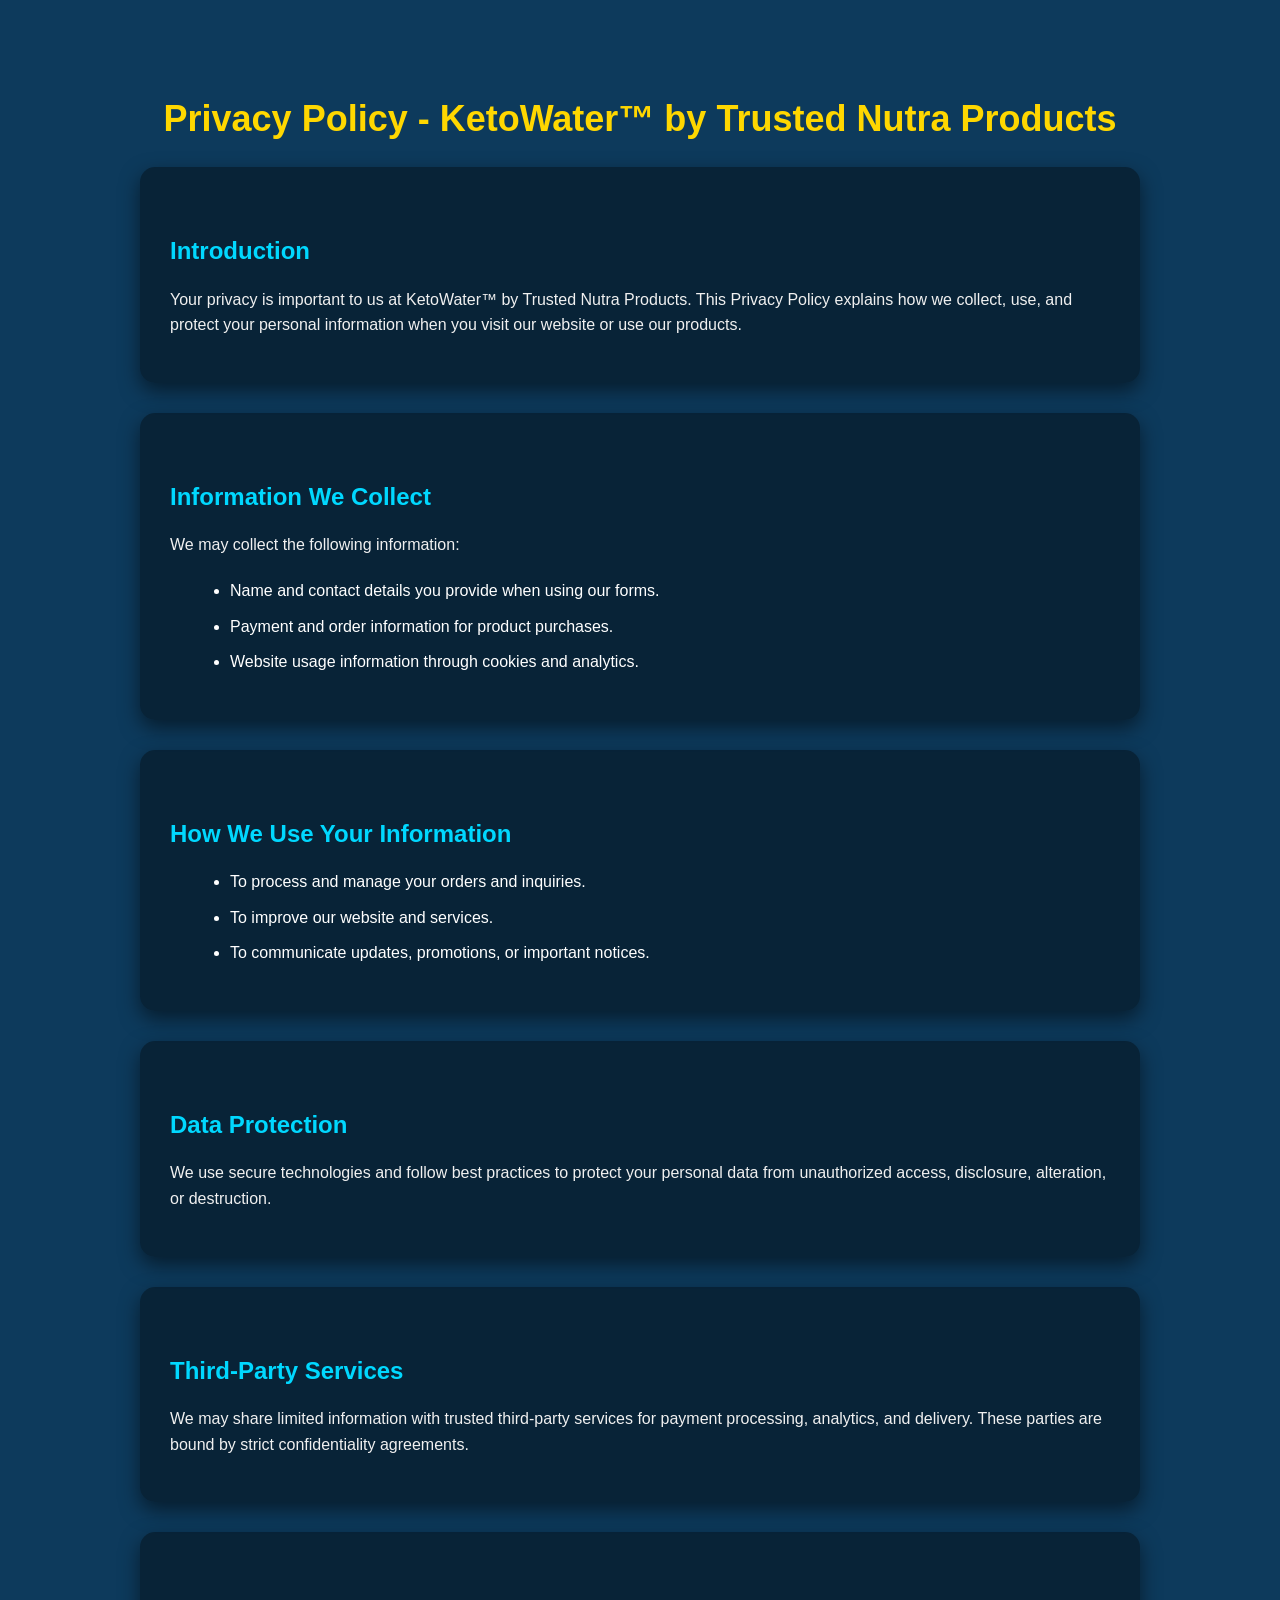
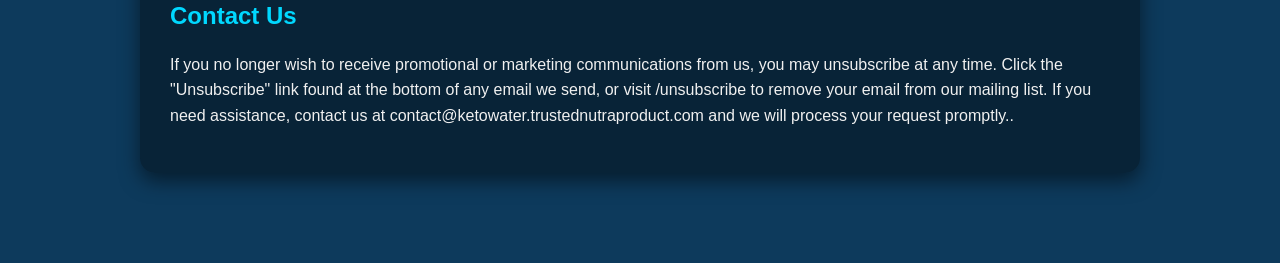
<file: Privacy policy.html>
<!DOCTYPE html>
<html lang="en">
<head>
  <meta charset="UTF-8">
  <meta name="viewport" content="width=device-width, initial-scale=1.0">
  <meta name="description" content="Privacy Policy for KetoWater™ by Trusted Nutra Products – Learn how we protect your data and ensure your privacy.">
  <link rel="icon" type="image/png" href="../favicon.png">
  <title>Privacy Policy - KetoWater™ by Trusted Nutra Products</title>
  <style>
    body {
      margin: 0;
      font-family: Arial, sans-serif;
      background-color: #0d3a5c; /* Dark purple background */
      color: #fff;
      line-height: 1.6;
    }

    section#privacy {
      max-width: 1000px;
      margin: 0 auto;
      padding: 60px 20px;
    }

    section#privacy h1 {
      font-size: 36px;
      color: #FFD700; /* Gold accent for title */
      text-align: center;
      margin-bottom: 20px;
    }

    section#privacy p {
      font-size: 16px;
      margin-bottom: 20px;
      color: #f0f0f0;
    }

    section#privacy h2 {
      font-size: 24px;
      color: #00d8ff; /* Light blue accent */
      margin-top: 40px;
      margin-bottom: 15px;
    }

    section#privacy ul {
      margin-left: 20px;
      margin-bottom: 20px;
    }

    section#privacy li {
      margin-bottom: 10px;
    }

    /* Stylish box for each section */
    .privacy-box {
      background-color: rgba(0,0,0,0.4);
      padding: 25px 30px;
      border-radius: 15px;
      margin-bottom: 30px;
      box-shadow: 0 8px 20px rgba(0,0,0,0.5);
      transition: transform 0.3s, box-shadow 0.3s;
    }

    .privacy-box:hover {
      transform: translateY(-5px);
      box-shadow: 0 12px 30px rgba(0,0,0,0.6);
    }

    @media (max-width: 768px) {
      section#privacy {
        padding: 40px 15px;
      }
    }
  </style>
</head>
<body>

  <section id="privacy">
    <h1>Privacy Policy - KetoWater™ by Trusted Nutra Products</h1>

    <div class="privacy-box">
      <h2>Introduction</h2>
      <p>
        Your privacy is important to us at KetoWater™ by Trusted Nutra Products. This Privacy Policy explains how we collect, use, and protect your personal information when you visit our website or use our products.
      </p>
    </div>

    <div class="privacy-box">
      <h2>Information We Collect</h2>
      <p>We may collect the following information:</p>
      <ul>
        <li>Name and contact details you provide when using our forms.</li>
        <li>Payment and order information for product purchases.</li>
        <li>Website usage information through cookies and analytics.</li>
      </ul>
    </div>

    <div class="privacy-box">
      <h2>How We Use Your Information</h2>
      <ul>
        <li>To process and manage your orders and inquiries.</li>
        <li>To improve our website and services.</li>
        <li>To communicate updates, promotions, or important notices.</li>
      </ul>
    </div>

    <div class="privacy-box">
      <h2>Data Protection</h2>
      <p>
        We use secure technologies and follow best practices to protect your personal data from unauthorized access, disclosure, alteration, or destruction.
      </p>
    </div>

    <div class="privacy-box">
      <h2>Third-Party Services</h2>
      <p>
        We may share limited information with trusted third-party services for payment processing, analytics, and delivery. These parties are bound by strict confidentiality agreements.
      </p>
    </div>

    <div class="privacy-box">
      <h2>Contact Us</h2>
      <p>
        If you no longer wish to receive promotional or marketing communications from us, you may unsubscribe at any time. Click
        the "Unsubscribe" link found at the bottom of any email we send, or visit /unsubscribe to remove your email from our
        mailing list. If you need assistance, contact us at contact@ketowater.trustednutraproduct.com and we will process your request
        promptly.</strong>.
      </p>
    </div>

  </section>

</body>
</html>
</file>
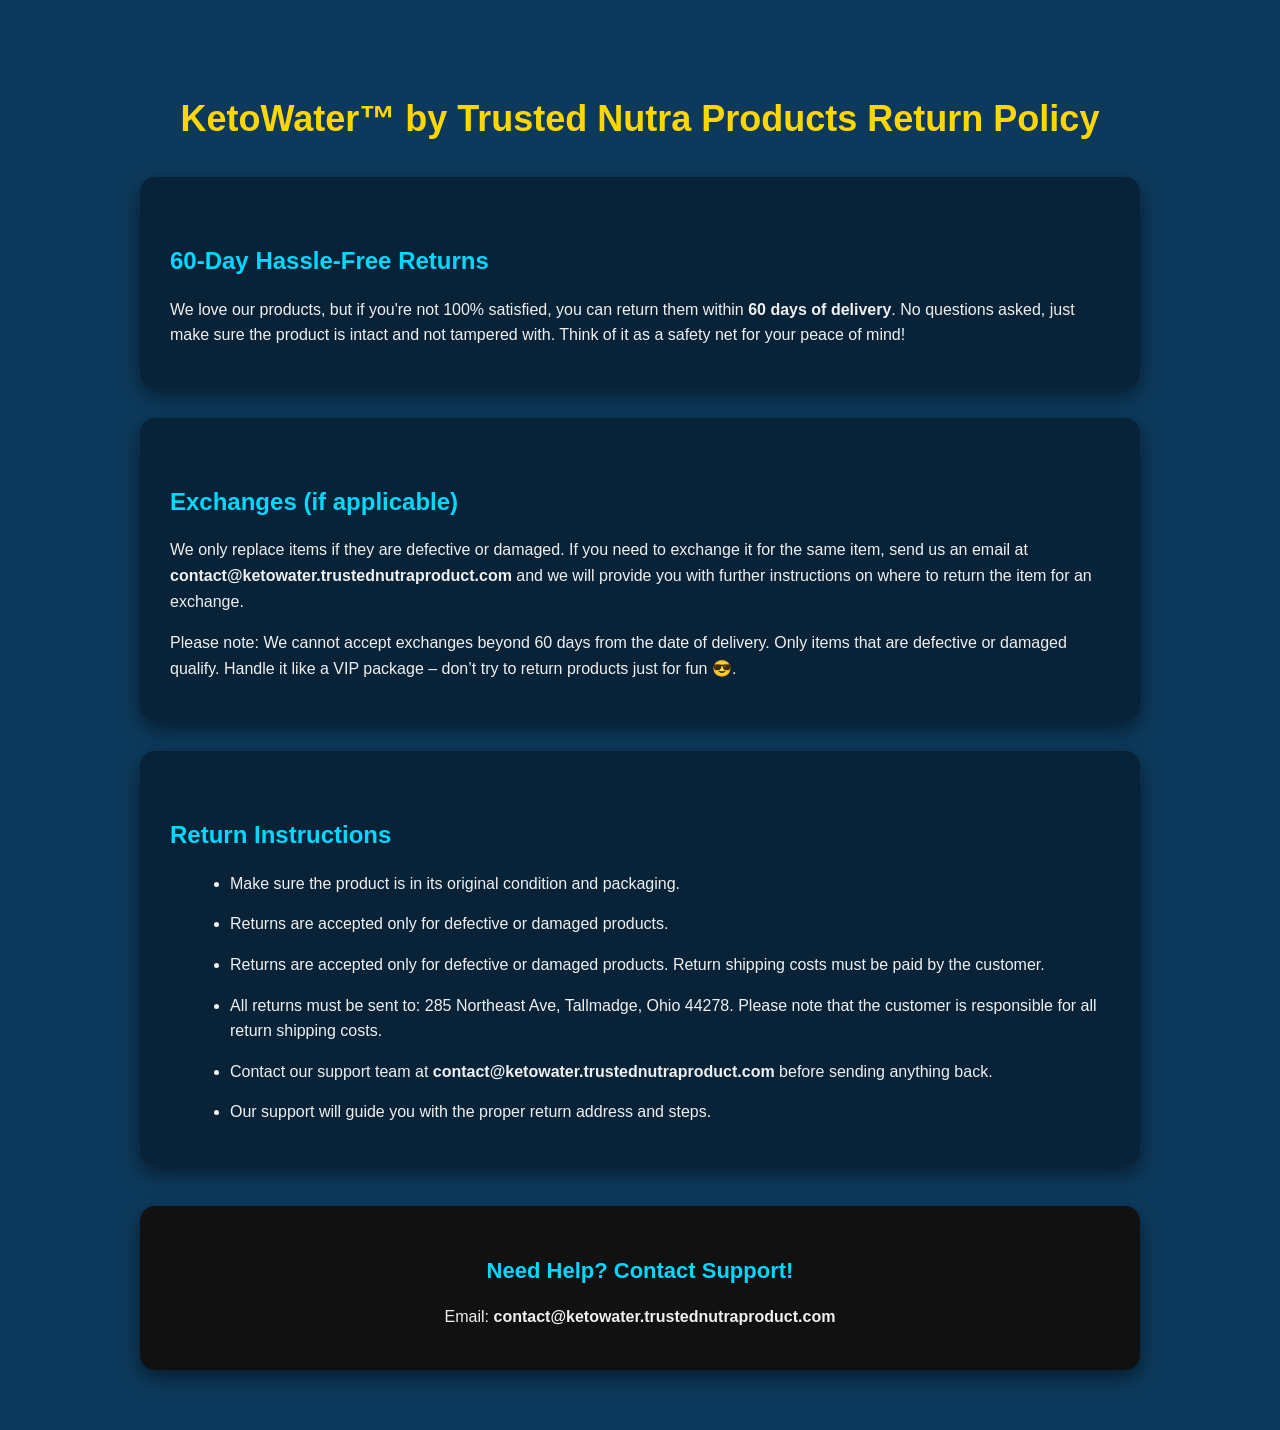
<file: Return Policy.html>
<!DOCTYPE html>
<html lang="en">
<head>
  <meta charset="UTF-8">
  <meta name="viewport" content="width=device-width, initial-scale=1.0">
  <meta name="description" content="KetoWater™ by Trusted Nutra Products Return Policy – 60 days return policy with exchanges and support info. Learn how to return or exchange products safely.">
  <link rel="icon" type="image/png" href="../favicon.png">
  <title>Return Policy - KetoWater™ by Trusted Nutra Products</title>
  <style>
    body {
      margin: 0;
      font-family: Arial, sans-serif;
      background-color: #0d3a5c; /* Dark purple background */
      color: #fff;
      line-height: 1.6;
    }

    section#return-policy {
      max-width: 1000px;
      margin: 0 auto;
      padding: 60px 20px;
    }

    section#return-policy h1 {
      font-size: 36px;
      color: #FFD700; /* Gold title */
      text-align: center;
      margin-bottom: 30px;
    }

    section#return-policy p, section#return-policy li {
      font-size: 16px;
      color: #f0f0f0;
      margin-bottom: 15px;
    }

    section#return-policy h2 {
      font-size: 24px;
      color: #00d8ff; /* Blue accent */
      margin-top: 40px;
      margin-bottom: 15px;
    }

    ul {
      margin-left: 20px;
    }

    .policy-box {
      background-color: rgba(0,0,0,0.4);
      padding: 25px 30px;
      border-radius: 15px;
      margin-bottom: 30px;
      box-shadow: 0 8px 20px rgba(0,0,0,0.5);
      transition: transform 0.3s, box-shadow 0.3s;
    }

    .policy-box:hover {
      transform: translateY(-5px);
      box-shadow: 0 12px 30px rgba(0,0,0,0.6);
    }

    /* Support box */
    .support-box {
      background-color: #111;
      padding: 25px 30px;
      border-radius: 15px;
      box-shadow: 0 8px 20px rgba(0,0,0,0.5);
      text-align: center;
      margin-top: 40px;
      transition: transform 0.3s, box-shadow 0.3s;
    }

    .support-box h3 {
      color: #00d8ff;
      margin-bottom: 10px;
      font-size: 22px;
    }

    .support-box p {
      color: #fff;
      font-size: 16px;
      word-break: break-word;
    }

    @media (max-width: 768px) {
      section#return-policy {
        padding: 40px 15px;
      }
    }
  </style>
</head>
<body>

  <section id="return-policy">
    <h1>KetoWater™ by Trusted Nutra Products Return Policy</h1>

    <div class="policy-box">
      <h2>60-Day Hassle-Free Returns</h2>
      <p>
        We love our products, but if you're not 100% satisfied, you can return them within <strong>60 days of delivery</strong>. No questions asked, just make sure the product is intact and not tampered with. Think of it as a safety net for your peace of mind!
      </p>
    </div>

    <div class="policy-box">
      <h2>Exchanges (if applicable)</h2>
      <p>
        We only replace items if they are defective or damaged. If you need to exchange it for the same item, send us an email at <strong>contact@ketowater.trustednutraproduct.com</strong> and we will provide you with further instructions on where to return the item for an exchange.
      </p>
      <p>
        Please note: We cannot accept exchanges beyond 60 days from the date of delivery. Only items that are defective or damaged qualify. Handle it like a VIP package – don’t try to return products just for fun 😎.
      </p>
    </div>

    <div class="policy-box">
      <h2>Return Instructions</h2>
      <ul>
        <li>Make sure the product is in its original condition and packaging.</li>
        <li>Returns are accepted only for defective or damaged products.</li>
        <li>Returns are accepted only for defective or damaged products. Return shipping costs must be paid by the customer.
        </li>
        <li>All returns must be sent to: 285 Northeast Ave, Tallmadge, Ohio 44278. Please note that the customer is responsible for all
        return shipping costs.</li>
        <li>Contact our support team at <strong>contact@ketowater.trustednutraproduct.com</strong> before sending anything back.</li>
        <li>Our support will guide you with the proper return address and steps.</li>
      </ul>
    </div>

    <div class="support-box">
      <h3>Need Help? Contact Support!</h3>
      <p>Email: <strong>contact@ketowater.trustednutraproduct.com</strong></p>
    </div>

  </section>

</body>
</html>
</file>
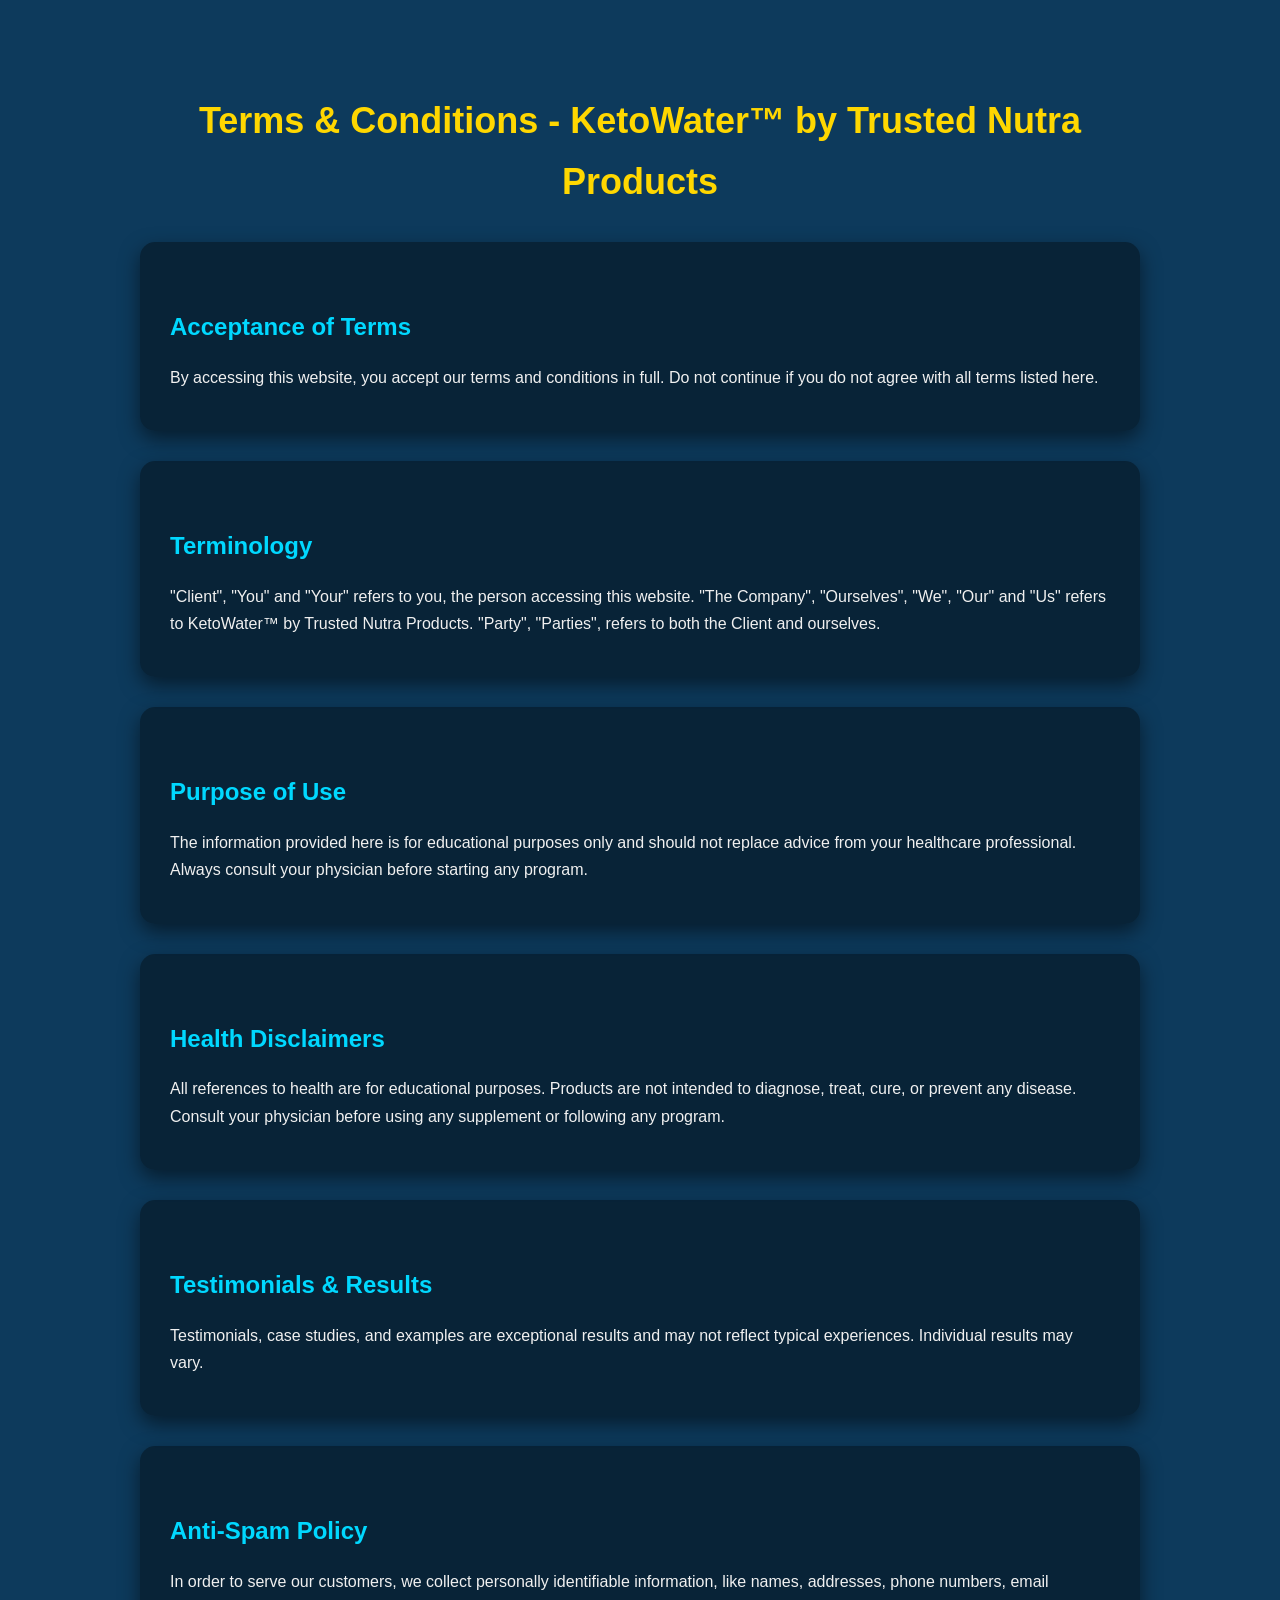
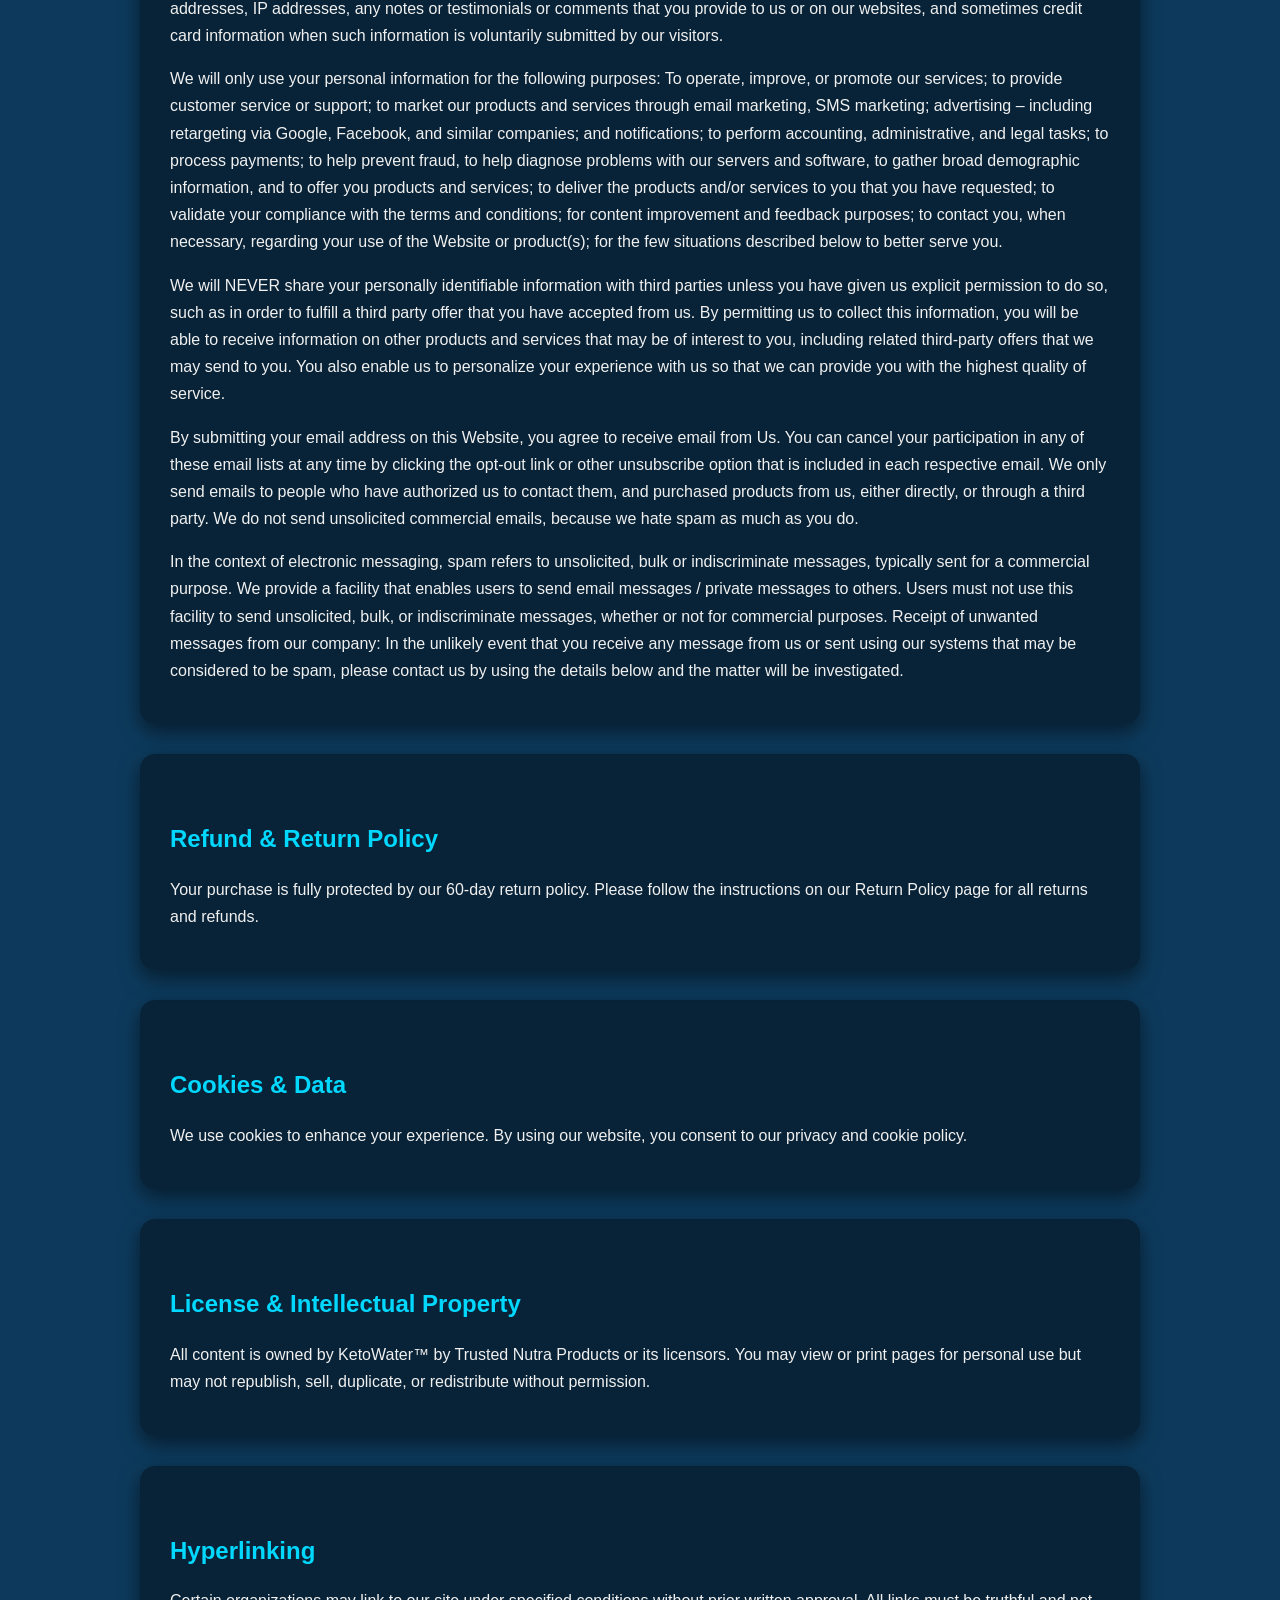
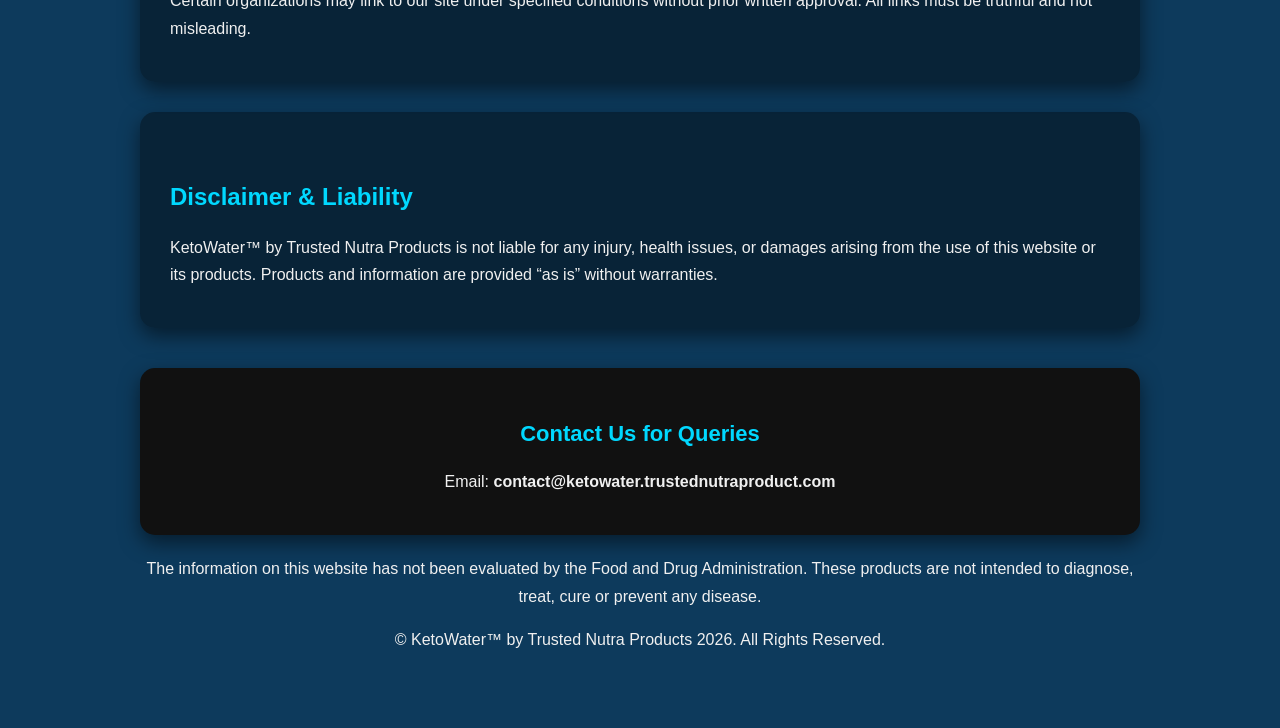
<file: Terms & Conditions.html>
<!DOCTYPE html>
<html lang="en">
<head>
  <meta charset="UTF-8">
  <meta name="viewport" content="width=device-width, initial-scale=1.0">
  <meta name="description" content="Terms and Conditions for using the KetoWater™ by Trusted Nutra Products website and products. Read carefully before using our services.">
  <link rel="icon" type="image/png" href="../favicon.png">
  <title>Terms & Conditions - KetoWater™ by Trusted Nutra Products</title>
  <style>
    body {
      margin: 0;
      font-family: Arial, sans-serif;
      background-color: #0d3a5c; /* Dark purple */
      color: #fff;
      line-height: 1.7;
    }

    section#terms {
      max-width: 1000px;
      margin: 0 auto;
      padding: 60px 20px;
    }

    section#terms h1 {
      font-size: 36px;
      color: #FFD700; /* Gold accent */
      text-align: center;
      margin-bottom: 30px;
    }

    section#terms h2 {
      font-size: 24px;
      color: #00d8ff; /* Blue accent */
      margin-top: 40px;
      margin-bottom: 15px;
    }

    section#terms p, section#terms li {
      font-size: 16px;
      color: #f0f0f0;
      margin-bottom: 15px;
    }

    ul {
      margin-left: 20px;
    }

    .terms-box {
      background-color: rgba(0,0,0,0.4);
      padding: 25px 30px;
      border-radius: 15px;
      margin-bottom: 30px;
      box-shadow: 0 8px 20px rgba(0,0,0,0.5);
      transition: transform 0.3s, box-shadow 0.3s;
    }

    .terms-box:hover {
      transform: translateY(-5px);
      box-shadow: 0 12px 30px rgba(0,0,0,0.6);
    }

    /* Support box */
    .support-box {
      background-color: #111;
      padding: 25px 30px;
      border-radius: 15px;
      box-shadow: 0 8px 20px rgba(0,0,0,0.5);
      text-align: center;
      margin-top: 40px;
      transition: transform 0.3s, box-shadow 0.3s;
    }

    .support-box h3 {
      color: #00d8ff;
      margin-bottom: 10px;
      font-size: 22px;
    }

    .support-box p {
      color: #fff;
      font-size: 16px;
      word-break: break-word;
    }

    @media (max-width: 768px) {
      section#terms {
        padding: 40px 15px;
      }
    }
  </style>
</head>
<body>

  <section id="terms">
    <h1>Terms & Conditions - KetoWater™ by Trusted Nutra Products</h1>

    <div class="terms-box">
      <h2>Acceptance of Terms</h2>
      <p>
        By accessing this website, you accept our terms and conditions in full. Do not continue if you do not agree with all terms listed here.
      </p>
    </div>

    <div class="terms-box">
      <h2>Terminology</h2>
      <p>
        "Client", "You" and "Your" refers to you, the person accessing this website. "The Company", "Ourselves", "We", "Our" and "Us" refers to KetoWater™ by Trusted Nutra Products. "Party", "Parties", refers to both the Client and ourselves.
      </p>
    </div>

    <div class="terms-box">
      <h2>Purpose of Use</h2>
      <p>
        The information provided here is for educational purposes only and should not replace advice from your healthcare professional. Always consult your physician before starting any program.
      </p>
    </div>

    <div class="terms-box">
      <h2>Health Disclaimers</h2>
      <p>
        All references to health are for educational purposes. Products are not intended to diagnose, treat, cure, or prevent any disease. Consult your physician before using any supplement or following any program.
      </p>
    </div>

    <div class="terms-box">
      <h2>Testimonials & Results</h2>
      <p>
        Testimonials, case studies, and examples are exceptional results and may not reflect typical experiences. Individual results may vary.
      </p>
    </div>
<div class="terms-box">
    <h2>Anti-Spam Policy</h2>
    <p>
        In order to serve our customers, we collect personally identifiable information, like names, addresses, phone numbers, email addresses, IP addresses, any notes or testimonials or comments that you provide to us or on our websites, and sometimes credit card information when such information is voluntarily submitted by our visitors.
    </p>
    <p>
        We will only use your personal information for the following purposes: To operate, improve, or promote our services; to provide customer service or support; to market our products and services through email marketing, SMS marketing; advertising &ndash; including retargeting via Google, Facebook, and similar companies; and notifications; to perform accounting, administrative, and legal tasks; to process payments; to help prevent fraud, to help diagnose problems with our servers and software, to gather broad demographic information, and to offer you products and services; to deliver the products and/or services to you that you have requested; to validate your compliance with the terms and conditions; for content improvement and feedback purposes; to contact you, when necessary, regarding your use of the Website or product(s); for the few situations described below to better serve you.
    </p>
    <p>
        We will NEVER share your personally identifiable information with third parties unless you have given us explicit permission to do so, such as in order to fulfill a third party offer that you have accepted from us. By permitting us to collect this information, you will be able to receive information on other products and services that may be of interest to you, including related third-party offers that we may send to you. You also enable us to personalize your experience with us so that we can provide you with the highest quality of service.
    </p>
    <p>
        By submitting your email address on this Website, you agree to receive email from Us. You can cancel your participation in any of these email lists at any time by clicking the opt-out link or other unsubscribe option that is included in each respective email. We only send emails to people who have authorized us to contact them, and purchased products from us, either directly, or through a third party. We do not send unsolicited commercial emails, because we hate spam as much as you do.
    </p>
    <p>
        In the context of electronic messaging, spam refers to unsolicited, bulk or indiscriminate messages, typically sent for a commercial purpose. We provide a facility that enables users to send email messages / private messages to others. Users must not use this facility to send unsolicited, bulk, or indiscriminate messages, whether or not for commercial purposes. Receipt of unwanted messages from our company: In the unlikely event that you receive any message from us or sent using our systems that may be considered to be spam, please contact us by using the details below and the matter will be investigated.
    </p>
</div>
    <div class="terms-box">
      <h2>Refund & Return Policy</h2>
      <p>
        Your purchase is fully protected by our 60-day return policy. Please follow the instructions on our Return Policy page for all returns and refunds.
      </p>
    </div>

    <div class="terms-box">
      <h2>Cookies & Data</h2>
      <p>
        We use cookies to enhance your experience. By using our website, you consent to our privacy and cookie policy.
      </p>
    </div>

    <div class="terms-box">
      <h2>License & Intellectual Property</h2>
      <p>
        All content is owned by KetoWater™ by Trusted Nutra Products or its licensors. You may view or print pages for personal use but may not republish, sell, duplicate, or redistribute without permission.
      </p>
    </div>

    <div class="terms-box">
      <h2>Hyperlinking</h2>
      <p>
        Certain organizations may link to our site under specified conditions without prior written approval. All links must be truthful and not misleading.
      </p>
    </div>


    <div class="terms-box">
      <h2>Disclaimer & Liability</h2>
      <p>
        KetoWater™ by Trusted Nutra Products is not liable for any injury, health issues, or damages arising from the use of this website or its products. Products and information are provided “as is” without warranties.
      </p>
    </div>

    <div class="support-box">
      <h3>Contact Us for Queries</h3>
      <p>Email: <strong>contact@ketowater.trustednutraproduct.com</strong></p>
    </div>

    <div style="text-align:center; margin-top:20px; color:#f0f0f0;">
	<p>The information on this website has not been evaluated by the Food and Drug Administration. These products are not intended to diagnose, treat, cure or prevent any disease.</p>
      <p>© KetoWater™ by Trusted Nutra Products 2026. All Rights Reserved.</p>
    </div>

  </section>

</body>
</html>
</file>
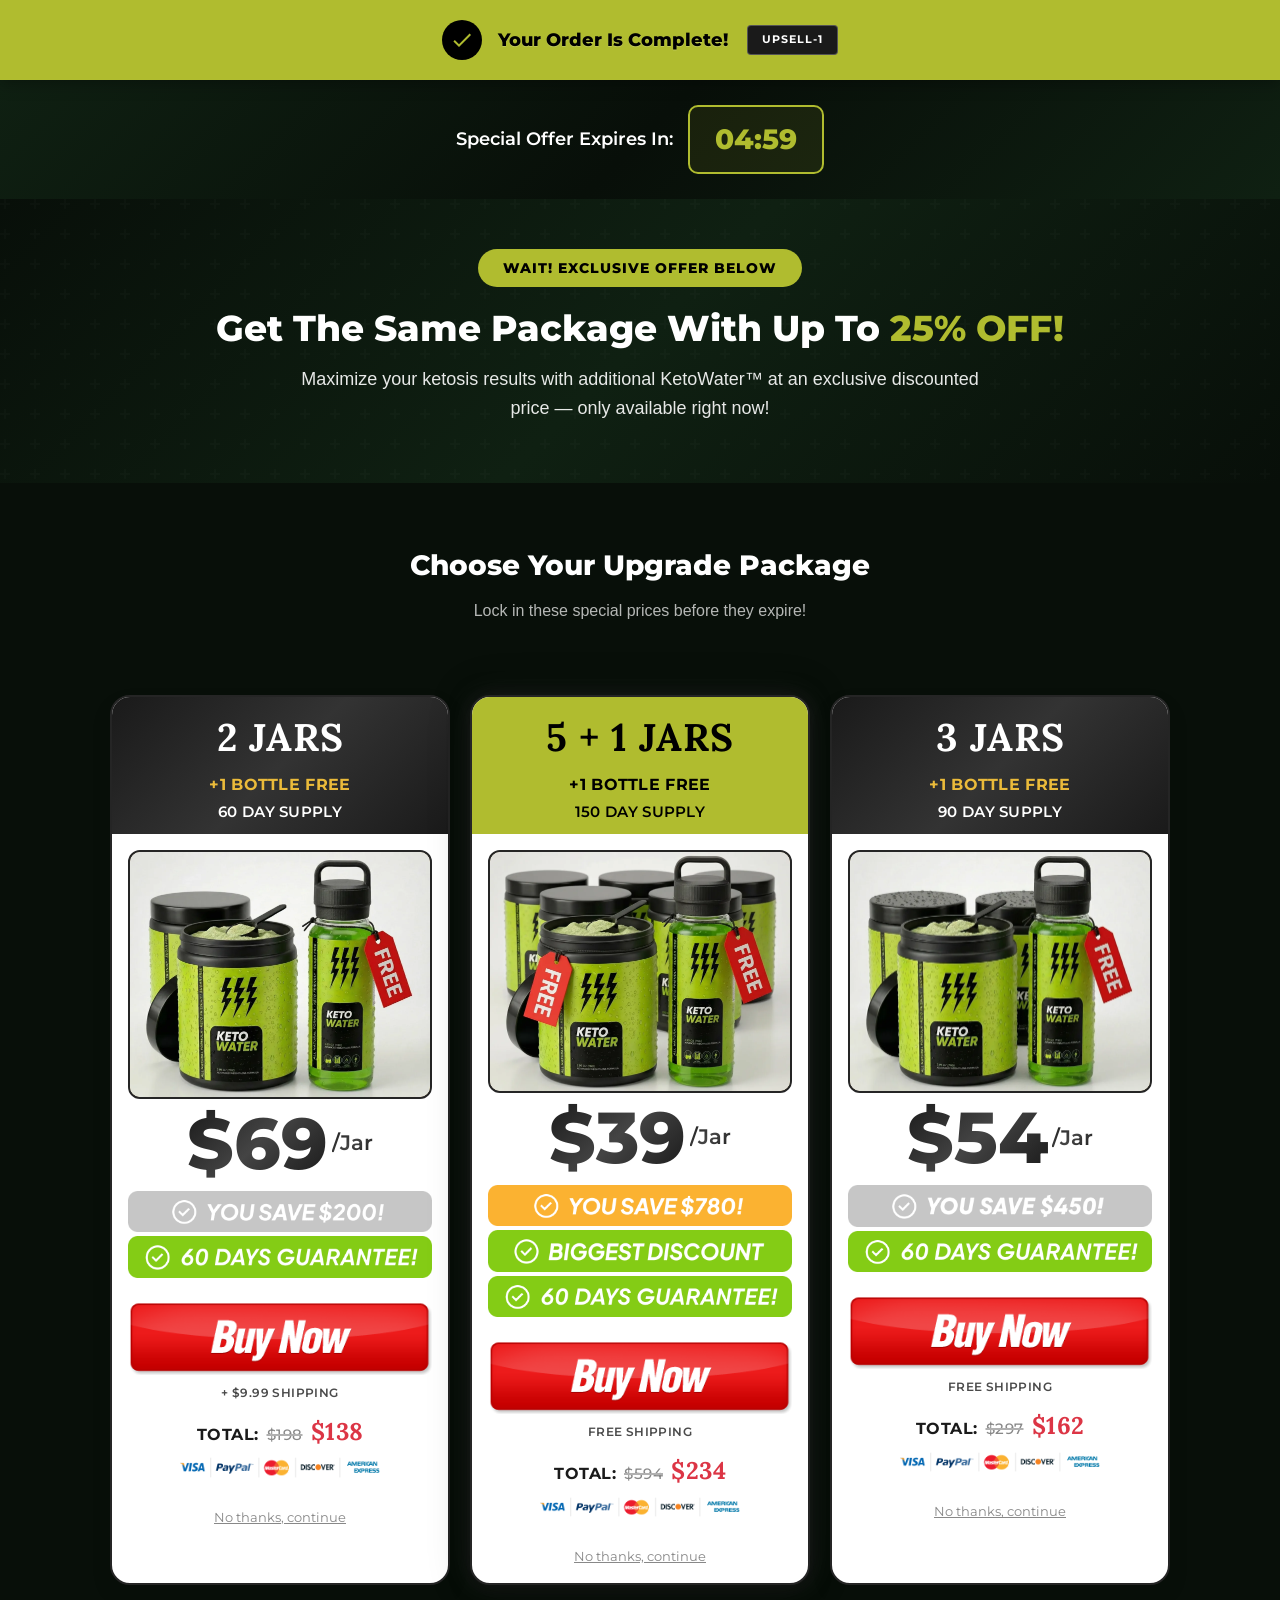
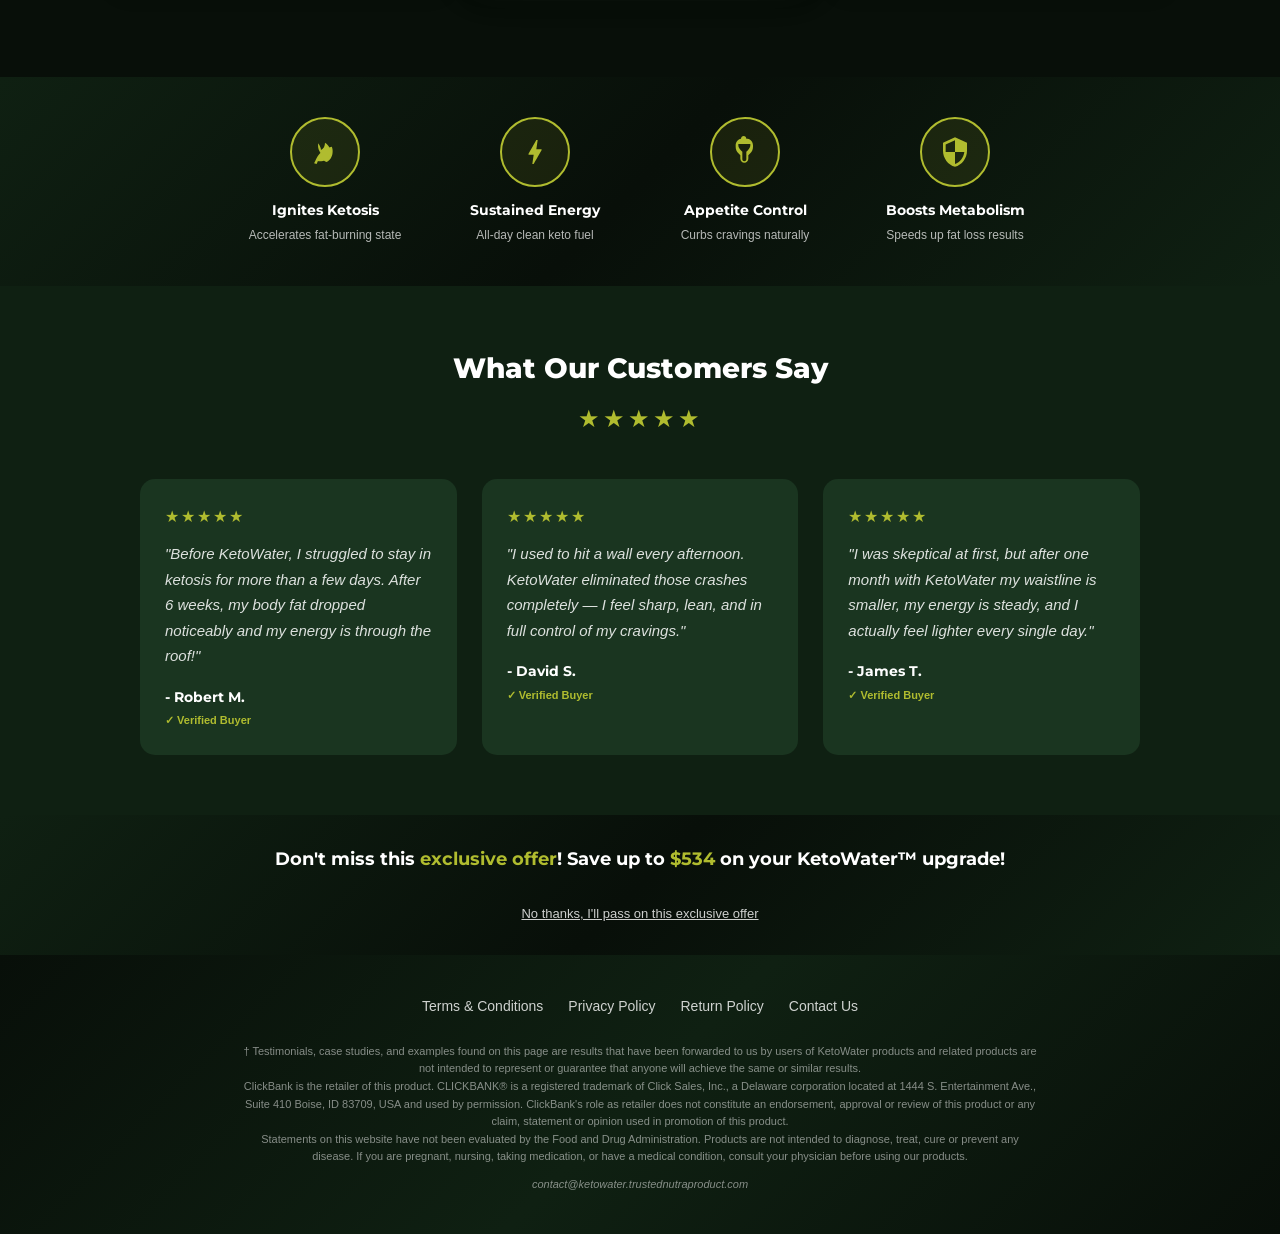
<file: upsell1.html>
<!DOCTYPE html>
<html lang="en">

<head>
    <script src="https://cdn.trustednutraproduct.com/t.js?v=ketowater-trustednutraproduct-com"></script>

    <meta charset="UTF-8">
    <link rel="icon" type="image/png" href="favicon.png">
    <meta name="viewport" content="width=device-width, initial-scale=1.0">
    <title>Special Upgrade Offer - KetoWater™</title>
    <link
        href="https://fonts.googleapis.com/css2?family=Lato:ital,wght@0,400;0,700;1,400;1,700&family=Montserrat:ital,wght@0,400;0,500;0,600;0,700;0,800;0,900;1,400;1,600;1,700;1,800&family=Inter:wght@400;500;600;700;800&family=Lora:ital,wght@0,400;1,400;1,700&display=swap"
        rel="stylesheet">
    <style>
        * {
            margin: 0;
            padding: 0;
            box-sizing: border-box;
        }

        body {
            font-family: 'Open Sans', sans-serif;
            background: #080f09;
            color: #222;
            line-height: 1.6;
        }

        h1,
        h2,
        h3,
        h4,
        h5,
        h6 {
            font-family: 'Montserrat', sans-serif;
        }

        .container {
            max-width: 1100px;
            margin: 0 auto;
            padding: 0 20px;
        }

        /* Success Header Banner */
        .success-header {
            background: #B0BC2F;
            color: #000;
            padding: 20px 20px;
            text-align: center;
            position: sticky;
            top: 0;
            z-index: 1000;
            box-shadow: 0 4px 15px rgba(0, 0, 0, 0.3);
        }

        .success-header .checkmark {
            display: inline-flex;
            align-items: center;
            justify-content: center;
            width: 40px;
            height: 40px;
            background: #000;
            border-radius: 50%;
            margin-right: 12px;
            vertical-align: middle;
        }

        .success-header .checkmark svg {
            width: 24px;
            height: 24px;
            fill: #B0BC2F;
        }

        .success-header p {
            font-family: 'Montserrat', sans-serif;
            font-weight: 800;
            font-size: 18px;
            margin: 0;
            color: #000;
            display: inline;
            vertical-align: middle;
            text-shadow: 0 1px 0 rgba(255,255,255,0.2);
        }

        /* Timer Section */
        .timer-section {
            background: linear-gradient(135deg, #0f2012 0%, #080f09 50%, #0f2012 100%);
            padding: 25px 20px;
            text-align: center;
        }

        .timer-container {
            display: flex;
            align-items: center;
            justify-content: center;
            gap: 15px;
            flex-wrap: wrap;
        }

        .timer-label {
            font-family: 'Montserrat', sans-serif;
            font-weight: 600;
            font-size: 18px;
            color: #fff;
        }

        .timer-display {
            background: rgba(176, 188, 47, 0.1);
            border: 2px solid #B0BC2F;
            border-radius: 10px;
            padding: 10px 25px;
            display: inline-flex;
            align-items: center;
            gap: 5px;
        }

        .timer-display span {
            font-family: 'Montserrat', sans-serif;
            font-weight: 800;
            font-size: 28px;
            color: #B0BC2F;
        }

        /* Hero Section */
        .hero-section {
            background: linear-gradient(135deg, #080f09 0%, #0f2012 50%, #080f09 100%);
            padding: 50px 20px;
            text-align: center;
            position: relative;
            overflow: hidden;
        }

        .hero-section::before {
            content: '';
            position: absolute;
            top: 0;
            left: 0;
            right: 0;
            bottom: 0;
            background: url("data:image/svg+xml,%3Csvg width='60' height='60' viewBox='0 0 60 60' xmlns='http://www.w3.org/2000/svg'%3E%3Cg fill='none' fill-rule='evenodd'%3E%3Cg fill='%23ffffff' fill-opacity='0.03'%3E%3Cpath d='M36 34v-4h-2v4h-4v2h4v4h2v-4h4v-2h-4zm0-30V0h-2v4h-4v2h4v4h2V6h4V4h-4zM6 34v-4H4v4H0v2h4v4h2v-4h4v-2H6zM6 4V0H4v4H0v2h4v4h2V6h4V4H6z'/%3E%3C/g%3E%3C/g%3E%3C/svg%3E");
            opacity: 0.5;
        }

        .hero-content {
            position: relative;
            z-index: 1;
        }

        .wait-badge {
            display: inline-block;
            background: #B0BC2F;
            color: #000;
            font-family: 'Montserrat', sans-serif;
            font-weight: 800;
            font-size: 14px;
            padding: 8px 25px;
            border-radius: 50px;
            margin-bottom: 20px;
            text-transform: uppercase;
            letter-spacing: 1px;
        }

        .hero-title {
            font-family: 'Montserrat', sans-serif;
            font-size: 36px;
            font-weight: 800;
            color: #fff;
            margin-bottom: 15px;
            line-height: 1.2;
        }

        .hero-title .gold {
            color: #B0BC2F;
        }

        .hero-subtitle {
            font-size: 18px;
            color: rgba(255, 255, 255, 0.9);
            max-width: 700px;
            margin: 0 auto 10px;
        }

        /* Offer Section */
        .offer-section {
            padding: 60px 20px;
            background: #080f09;
        }

        .offer-header {
            text-align: center;
            margin-bottom: 40px;
        }

        .offer-header h2 {
            font-family: 'Montserrat', sans-serif;
            font-size: 28px;
            font-weight: 800;
            color: #fff;
            margin-bottom: 10px;
        }

        .offer-header p {
            font-size: 16px;
            color: rgba(255, 255, 255, 0.7);
        }

        /* ============================================
           PRICING CARDS — EXACT FROM index.html
        ============================================ */
        .mt-product-grid {
            display: flex;
            flex-wrap: nowrap;
            gap: 1.25rem;
            justify-content: center;
            padding: 2rem 1.5rem;
            background-color: transparent;
            font-family: "Montserrat", sans-serif;
            max-width: 1400px;
            margin: 0 auto;
        }

        .mt-product-card {
            position: relative;
            background: #fff;
            border-radius: 20px;
            box-shadow: 0 10px 20px rgba(0, 0, 0, 0.1);
            max-width: 520px;
            width: 100%;
            min-width: 340px;
            flex: 1 1 0;
            overflow: visible;
            display: flex;
            flex-direction: column;
            font-family: "Montserrat", sans-serif;
            transition: transform 0.3s ease, box-shadow 0.3s ease;
            border: 2px solid #252525;
            padding-left: 0;
        }

        .mt-card-ribbon { display: none; }

        .mt-product-card:hover {
            transform: none;
            box-shadow: 0 10px 20px rgba(0, 0, 0, 0.1);
        }

        .mt-product-card.mt-featured {
            background: #fff;
            border: 2px solid #252525;
            max-width: 580px;
            flex: 1.3 1 0;
            box-shadow: 0 0 20px rgba(37, 37, 37, 0.5), 0 0 40px rgba(37, 37, 37, 0.25), 0 10px 24px rgba(0, 0, 0, 0.2);
        }

        .mt-product-header {
            background: linear-gradient(135deg, #1a1a1a 0%, #333333 50%, #1a1a1a 100%);
            text-align: center;
            padding: 0.6rem 1rem;
            color: white;
            border-radius: 18px 18px 0 0;
        }

        .mt-product-card.mt-featured .mt-product-header {
            background: #B0BC2F;
            color: #000000;
        }

        .mt-product-card.mt-featured .mt-product-header h3 {
            color: #000000;
            text-shadow: none;
        }

        .mt-product-card.mt-featured .mt-product-header .mt-sub-badge {
            color: #000000;
            text-shadow: none;
        }

        .mt-product-card.mt-featured .mt-product-header .mt-product-subtitle,
        .mt-product-card.mt-featured .mt-product-header .mt-sub-supply {
            color: #000000;
        }

        .mt-product-card.mt-featured .mt-product-header .mt-sub-divider {
            color: rgba(0, 0, 0, 0.55);
        }

        .mt-product-header h3 {
            font-family: 'Lora', serif;
            font-size: 2.4rem;
            font-weight: 900;
            letter-spacing: 1px;
            text-transform: uppercase;
            margin: 0;
        }

        .mt-product-header p {
            font-size: 1.1rem;
            margin-top: 0.2rem;
            margin-bottom: 0;
            font-weight: 500;
            text-transform: uppercase;
        }

        .mt-product-header p.mt-product-subtitle {
            margin-top: 4px;
            text-transform: none;
            font-size: 0.85rem;
            text-align: center;
            display: flex;
            flex-direction: column;
            align-items: center;
            gap: 2px;
        }

        .mt-product-header .mt-sub-badge {
            color: #EBBB3A;
            font-family: 'Montserrat', sans-serif;
            font-weight: 700;
            text-transform: uppercase;
            letter-spacing: 0.3px;
            font-size: 1rem;
        }

        .mt-product-header .mt-sub-supply {
            color: #ffffff;
            font-family: 'Montserrat', sans-serif;
            font-weight: 600;
            text-transform: uppercase;
            font-size: 0.95rem;
            letter-spacing: 0.3px;
        }

        .mt-product-header .mt-sub-divider {
            display: none;
        }

        .mt-product-content {
            display: flex;
            flex-direction: column;
            align-items: center;
            padding: 1rem;
        }

        .mt-product-image {
            width: 100%;
            position: relative;
            text-align: center;
            padding: 0;
            border: 2px solid #252525;
            border-radius: 12px;
            background: linear-gradient(135deg, #fdf6e3 0%, #f5e6c4 100%);
            margin-bottom: 0.5rem;
            overflow: hidden;
        }

        .mt-product-image img {
            width: 100%;
            max-width: 100%;
            height: auto;
            object-fit: contain;
            display: block;
            border-radius: 10px;
        }

        .mt-best-badge {
            position: absolute;
            top: 10px;
            right: 10px;
            background: linear-gradient(135deg, #1a1a1a, #333333);
            color: #f0c85a;
            font-weight: bold;
            font-size: 0.85rem;
            padding: 0.5rem 1rem;
            border-radius: 50px;
            text-transform: uppercase;
            box-shadow: 0 4px 15px rgba(0, 0, 0, 0.4);
        }

        .mt-product-details {
            display: flex;
            flex-direction: column;
            align-items: center;
            padding: 0;
            width: 100%;
        }

        .mt-product-price {
            display: flex;
            justify-content: center;
            align-items: center;
            gap: 0.2rem;
        }

        .mt-product-price h4,
        .mt-display-price {
            font-size: 4.5rem;
            font-weight: 800;
            margin: 0;
            line-height: 1;
            background: linear-gradient(135deg, #1a1a1a 0%, #444444 50%, #1a1a1a 100%);
            -webkit-background-clip: text;
            -webkit-text-fill-color: transparent;
            background-clip: text;
        }

        .mt-price-info p {
            font-size: 1.3rem;
            font-weight: 600;
            margin: 0;
            background: linear-gradient(135deg, #1a1a1a 0%, #444444 50%, #1a1a1a 100%);
            -webkit-background-clip: text;
            -webkit-text-fill-color: transparent;
            background-clip: text;
        }

        .mt-badge-images {
            display: flex;
            flex-direction: column;
            gap: 4px;
            width: 100%;
            margin: 12px 0;
            padding: 0;
            align-items: stretch;
        }

        .mt-badge-images .badge-img {
            width: 100%;
            max-width: 100%;
            height: auto;
            max-height: none;
            object-fit: contain;
            display: block;
        }

        .mt-buy-now-btn {
            display: inline-block !important;
            position: relative;
            margin-top: 10px;
            width: 100%;
            max-width: 320px;
            padding: 0 !important;
            background: transparent !important;
            border: 0 !important;
            box-shadow: none !important;
            border-radius: 8px !important;
            cursor: pointer;
            line-height: 0;
            transition: transform 0.25s ease, filter 0.25s ease;
        }

        .mt-buy-now-btn img {
            display: block !important;
            width: 100%;
            height: auto;
            border-radius: 8px;
            position: relative;
            z-index: 1;
            transition: transform 0.25s ease, filter 0.25s ease;
        }

        .mt-buy-now-btn::before,
        .mt-buy-now-btn::after { content: none !important; }

        .mt-buy-now-btn:hover { transform: translateY(-2px); }

        .mt-buy-now-btn:hover img {
            filter: brightness(1.08) drop-shadow(0 12px 30px rgba(220, 38, 38, 0.75));
            transform: scale(1.03);
        }

        .mt-shipping-text {
            color: #4a4a4a;
            font-size: 0.78rem;
            margin: 8px 0 0;
            font-weight: 600;
            letter-spacing: 0.4px;
            text-transform: uppercase;
            text-align: center;
        }

        .mt-total-line {
            display: flex;
            align-items: baseline;
            justify-content: center;
            gap: 8px;
            font-size: 1rem;
            margin-top: 10px;
            padding: 0;
            font-weight: 700;
            color: #1a1a1a;
            text-align: center;
            letter-spacing: 0.5px;
            text-transform: uppercase;
            background: transparent;
            border-radius: 0;
            border: 0;
        }

        .mt-strikethrough {
            text-decoration: line-through;
            text-decoration-color: #b0b0b0;
            text-decoration-thickness: 2px;
            color: #888;
            font-weight: 500;
            font-size: 0.95rem;
        }

        .mt-final-price {
            font-weight: 900;
            color: #dc3545;
            font-size: 1.5rem;
            letter-spacing: 0.5px;
            font-family: 'Lora', serif;
        }

        .mt-payment-icons {
            margin: 0.4rem 0;
            padding: 0;
        }

        .mt-payment-icons img {
            width: 100%;
            max-width: 200px;
            padding: 0;
        }

        /* No Thanks Link */
        .no-thanks-link {
            display: inline-block;
            margin-top: 15px;
            font-size: 13px;
            color: #888;
            text-decoration: underline;
            transition: color 0.2s ease;
        }

        .no-thanks-link:hover {
            color: #555;
        }

        /* Mobile Responsive — Cards */
        @media (max-width: 992px) {
            .mt-product-grid {
                flex-direction: column;
                align-items: center;
                gap: 1rem;
            }

            .mt-product-card {
                max-width: 400px;
                width: 100%;
            }

            .mt-product-card.mt-featured {
                order: -1;
            }

            .mt-product-content {
                display: flex;
                flex-direction: column;
                align-items: center;
                padding: 0.8rem;
            }

            .mt-product-image {
                width: 100%;
                max-width: 200px;
                padding: 0.5rem;
            }

            .mt-product-details {
                width: 100%;
                padding: 0 0.5rem;
            }

            .mt-product-price h4,
            .mt-display-price {
                font-size: 3rem;
            }

            .mt-product-header h3 {
                font-size: 1.5rem;
            }

            .mt-product-header p {
                font-size: 0.85rem;
            }
        }

        @media (max-width: 768px) {
            .mt-product-grid {
                flex-direction: column;
                gap: 1.5rem;
                padding: 1rem;
            }

            .mt-product-card {
                width: 100%;
                max-width: 100%;
                min-width: unset;
                position: relative;
            }

            .mt-product-header {
                padding: 1rem 0.8rem;
                text-align: center;
            }

            .mt-product-header h3 {
                font-size: 1.6rem;
                font-weight: 800;
                margin: 0;
                line-height: 1.2;
            }

            .mt-product-header p {
                display: none;
            }

            .mt-product-content {
                flex-direction: column;
                padding: 0.75rem;
                gap: 0.75rem;
                align-items: center;
            }

            .mt-product-image {
                width: 100%;
                border: none;
                border-bottom: 2px solid #e0e0e0;
                background: linear-gradient(135deg, #fdf6e3 0%, #f5e6c4 100%);
                padding: 0;
                margin: 0;
                order: 0;
                display: block;
                line-height: 0;
                border-radius: 0;
            }

            .mt-product-card .mt-product-image::before { content: none; display: none; }

            .mt-product-image img {
                width: 100%;
                height: auto;
                display: block;
                object-fit: contain;
            }

            .mt-best-badge { display: none; }

            .mt-product-details {
                flex: 0 0 auto;
                width: 100%;
                padding: 0;
                order: 2;
                display: flex;
                flex-direction: column;
            }

            .mt-product-price {
                margin-top: 10px;
                margin-bottom: 5px;
                order: 2;
            }

            .mt-product-price h4,
            .mt-display-price {
                font-size: 4.5rem;
                font-weight: 700;
                margin: 0;
            }

            .mt-price-info p { font-size: 1rem; }

            .mt-badge-images {
                gap: 4px;
                margin: 6px 0;
                align-items: flex-start;
                order: 1;
            }

            .mt-badge-images .badge-img {
                max-height: 32px;
                width: 100%;
                object-fit: contain;
            }

            .mt-buy-now-btn {
                max-width: 90%;
                width: 100%;
                margin: 6px auto;
                order: 3;
            }

            .mt-shipping-text {
                font-size: 0.8rem;
                margin-top: 4px;
                order: 4;
            }

            .mt-total-line {
                font-size: 0.95rem;
                margin-top: 4px;
                order: 6;
            }

            .mt-final-price { font-size: 1.05rem; }

            .mt-payment-icons {
                margin: 5px 0;
                order: 5;
            }

            .mt-payment-icons img { max-width: 160px; }
        }

        @media (max-width: 480px) {
            .mt-product-header { padding: 0.9rem 0.8rem; }

            .mt-product-header h3 {
                font-size: 1.4rem;
                font-weight: 800;
            }

            .mt-product-image { width: 100%; }

            .mt-product-price h4,
            .mt-display-price {
                font-size: 3.8rem;
                font-weight: 700;
            }
        }

        /* Benefits Strip */
        .benefits-strip {
            background: linear-gradient(135deg, #0f2012 0%, #080f09 50%, #0f2012 100%);
            padding: 40px 20px;
        }

        .benefits-grid {
            display: flex;
            justify-content: center;
            gap: 40px;
            flex-wrap: wrap;
            max-width: 800px;
            margin: 0 auto;
        }

        .benefit-item {
            text-align: center;
            flex: 1 1 150px;
            max-width: 180px;
        }

        .benefit-icon {
            width: 70px;
            height: 70px;
            background: rgba(176, 188, 47, 0.1);
            border: 2px solid #B0BC2F;
            border-radius: 50%;
            display: flex;
            align-items: center;
            justify-content: center;
            margin: 0 auto 12px;
        }

        .benefit-icon svg {
            width: 32px;
            height: 32px;
            fill: #B0BC2F;
        }

        .benefit-item h4 {
            font-family: 'Montserrat', sans-serif;
            font-size: 14px;
            font-weight: 700;
            color: #fff;
            margin-bottom: 5px;
        }

        .benefit-item p {
            font-size: 12px;
            color: rgba(255, 255, 255, 0.7);
        }

        /* Reviews Section */
        .reviews-section {
            padding: 60px 20px;
            background: #0f2012;
        }

        .reviews-header {
            text-align: center;
            margin-bottom: 40px;
        }

        .reviews-header h2 {
            font-family: 'Montserrat', sans-serif;
            font-size: 28px;
            font-weight: 800;
            color: #fff;
            margin-bottom: 10px;
        }

        .reviews-header .stars {
            color: #B0BC2F;
            font-size: 24px;
            letter-spacing: 3px;
        }

        .reviews-grid {
            display: flex;
            justify-content: center;
            gap: 25px;
            flex-wrap: wrap;
            max-width: 1000px;
            margin: 0 auto;
        }

        .review-card {
            flex: 1 1 280px;
            max-width: 320px;
            background: #1a3520;
            border-radius: 15px;
            padding: 25px;
            position: relative;
            transition: transform 0.3s ease, box-shadow 0.3s ease;
        }

        .review-card:hover {
            transform: translateY(-5px);
            box-shadow: 0 15px 40px rgba(0, 0, 0, 0.3);
        }

        .review-stars {
            color: #B0BC2F;
            font-size: 16px;
            margin-bottom: 12px;
            letter-spacing: 2px;
        }

        .review-text {
            font-size: 15px;
            color: rgba(255, 255, 255, 0.85);
            line-height: 1.7;
            margin-bottom: 15px;
            font-style: italic;
        }

        .review-author {
            font-family: 'Montserrat', sans-serif;
            font-weight: 700;
            font-size: 14px;
            color: #fff;
        }

        .verified-badge {
            font-size: 11px;
            color: #B0BC2F;
            font-weight: 600;
            display: block;
            margin-top: 3px;
        }

        /* Bottom CTA Banner */
        .bottom-cta {
            background: linear-gradient(135deg, #0f2012 0%, #080f09 50%, #0f2012 100%);
            padding: 30px 20px;
            text-align: center;
        }

        .bottom-cta p {
            font-family: 'Montserrat', sans-serif;
            font-weight: 700;
            font-size: 18px;
            color: #fff;
            margin-bottom: 15px;
        }

        .bottom-cta .highlight {
            color: #B0BC2F;
        }

        .bottom-cta .no-thanks-link {
            color: rgba(255, 255, 255, 0.8);
        }

        .bottom-cta .no-thanks-link:hover {
            color: #fff;
        }

        /* Footer */
        .footer {
            background: linear-gradient(135deg, #080f09 0%, #0f2012 50%, #080f09 100%);
            padding: 40px 20px;
            text-align: center;
        }

        .footer-links {
            display: flex;
            justify-content: center;
            gap: 25px;
            flex-wrap: wrap;
            margin-bottom: 25px;
        }

        .footer-links a {
            color: rgba(255, 255, 255, 0.8);
            text-decoration: none;
            font-size: 14px;
            transition: color 0.2s ease;
        }

        .footer-links a:hover {
            color: #B0BC2F;
        }

        .footer-disclaimer {
            font-size: 11px;
            color: rgba(255, 255, 255, 0.5);
            max-width: 800px;
            margin: 0 auto;
            line-height: 1.6;
        }

        /* Page sections mobile */
        @media (max-width: 768px) {
            .success-header p { font-size: 14px; }
            .success-header .checkmark { width: 30px; height: 30px; margin-right: 8px; }
            .success-header .checkmark svg { width: 18px; height: 18px; }
            .timer-container { flex-direction: column; gap: 10px; }
            .timer-label { font-size: 14px; }
            .timer-display span { font-size: 24px; }
            .hero-title { font-size: 26px; }
            .hero-subtitle { font-size: 15px; }
            .offer-header h2 { font-size: 22px; }
            .benefits-grid { gap: 25px; }
            .benefit-item { flex: 1 1 120px; }
            .reviews-header h2 { font-size: 22px; }
            .review-card { flex: 1 1 100%; max-width: 100%; }
            .bottom-cta p { font-size: 15px; }
            .footer-links { gap: 15px; }
            .footer-links a { font-size: 13px; }
        }

        @media (max-width: 480px) {
            .success-header p { font-size: 13px; line-height: 1.4; }
            .success-header .checkmark { width: 26px; height: 26px; margin-right: 6px; }
            .success-header .checkmark svg { width: 16px; height: 16px; }
            .wait-badge { font-size: 11px; padding: 6px 15px; }
            .hero-title { font-size: 20px; line-height: 1.3; }
            .hero-subtitle { font-size: 13px; line-height: 1.5; }
            .hero-section { padding: 35px 15px; }
            .offer-section { padding: 40px 10px; }
            .offer-header h2 { font-size: 18px; }
            .benefits-strip { padding: 30px 15px; }
            .benefits-grid { gap: 20px; }
            .benefit-item { flex: 1 1 45%; max-width: 45%; }
            .benefit-icon { width: 55px; height: 55px; }
            .benefit-icon svg { width: 26px; height: 26px; }
            .benefit-item h4 { font-size: 12px; }
            .benefit-item p { font-size: 11px; }
            .reviews-section { padding: 40px 15px; }
            .reviews-header h2 { font-size: 18px; }
            .reviews-header .stars { font-size: 20px; }
            .reviews-grid { gap: 15px; }
            .review-card { padding: 20px 15px; }
            .review-stars { font-size: 14px; }
            .review-text { font-size: 13px; line-height: 1.6; }
            .review-author { font-size: 13px; }
            .bottom-cta { padding: 25px 15px; }
            .bottom-cta p { font-size: 14px; line-height: 1.5; }
            .footer { padding: 30px 15px; }
            .footer-links { gap: 10px; flex-direction: column; align-items: center; }
            .footer-links a { font-size: 12px; }
            .footer-disclaimer { font-size: 10px; }
        }

        @media (max-width: 360px) {
            .hero-title { font-size: 18px; }
            .benefit-item { flex: 1 1 100%; max-width: 100%; }
            .benefits-grid { flex-direction: column; align-items: center; }
            .benefit-item { max-width: 200px; }
        }

        /* Page Indicator Badge */
        .page-indicator {
            background: #1a1a1a;
            color: #ffffff;
            padding: 5px 14px;
            border-radius: 4px;
            font-family: 'Montserrat', sans-serif;
            font-weight: 700;
            font-size: 11px;
            text-transform: uppercase;
            letter-spacing: 1px;
            display: inline-block;
            margin-left: 15px;
            vertical-align: middle;
            border: 1.5px solid rgba(255, 255, 255, 0.25);
        }
    </style>

</head>

<body>

    <!-- Success Header Banner -->
    <div class="success-header">
        <span class="checkmark">
            <svg xmlns="http://www.w3.org/2000/svg" viewBox="0 0 24 24">
                <path d="M9 16.17L4.83 12l-1.42 1.41L9 19 21 7l-1.41-1.41z" />
            </svg>
        </span>
        <p>Your Order Is Complete!</p>
        <span class="page-indicator">Upsell-1</span>
    </div>

    <!-- Timer Section -->
    <div class="timer-section">
        <div class="timer-container">
            <span class="timer-label">Special Offer Expires In:</span>
            <div class="timer-display">
                <span id="countdown">05:00</span>
            </div>
        </div>
    </div>

    <!-- Hero Section -->
    <section class="hero-section">
        <div class="hero-content container">
            <span class="wait-badge">Wait! Exclusive Offer Below</span>
            <h1 class="hero-title">Get The Same Package With Up To <span class="gold">25% OFF!</span></h1>
            <p class="hero-subtitle">Maximize your ketosis results with additional KetoWater™ at an exclusive discounted
                price — only available right now!</p>
        </div>
    </section>

    <!-- Offer Section -->
    <section class="offer-section">
        <div class="container">
            <div class="offer-header">
                <h2>Choose Your Upgrade Package</h2>
                <p>Lock in these special prices before they expire!</p>
            </div>

            <!-- PRICING CARDS — exact copy from index.html -->
            <div class="mt-product-grid">

                <!-- 2 JARS -->
                <div class="mt-product-card" data-card="2bottle">
                    <div class="mt-product-header">
                        <h3>2 JARS</h3>
                        <p class="mt-product-subtitle">
                            <span class="mt-sub-badge">+1 Bottle Free</span>
                            <span class="mt-sub-supply">60 Day Supply</span>
                        </p>
                    </div>
                    <div class="mt-product-content">
                        <div class="mt-product-image">
                            <img src="product_images/2_jar.webp?v=20260417" alt="KetoWater 2 Jars">
                        </div>
                        <div class="mt-product-details">
                            <div class="mt-product-price">
                                <h4 class="mt-display-price">$69</h4>
                                <div class="mt-price-info"><p>/Jar</p></div>
                            </div>
                            <div class="mt-badge-images">
                                <img src="pills/save200.png" alt="You Save $200" class="badge-img">
                                <img src="pills/60days.webp?v=20260417" alt="60 Days Guarantee" class="badge-img">
                            </div>
                            <a href="https://ketowater.pay.clickbank.net/?cbur=a&cbitems=up2"
                                class="mt-buy-now-btn">
                                <img src="Images/buy-now-btn.png" alt="Buy Now">
                            </a>
                            <p class="mt-shipping-text">+ $9.99 Shipping</p>
                            <p class="mt-total-line">TOTAL: <span class="mt-strikethrough">$198</span> <span
                                    class="mt-final-price">$138</span></p>
                            <div class="mt-payment-icons"><img src="lib/img/cards.webp?v=20260417" alt="Payment Methods"></div>
                            <a href="https://ketowater.pay.clickbank.net/?cbur=d&cbitems=up2" class="no-thanks-link">No thanks, continue</a>
                        </div>
                    </div>
                </div>

                <!-- 5+1 JARS - BEST VALUE -->
                <div class="mt-product-card mt-featured" data-card="6bottle">
                    <div class="mt-product-header">
                        <h3>5 + 1 JARS</h3>
                        <p class="mt-product-subtitle">
                            <span class="mt-sub-badge">+1 Bottle Free</span>
                            <span class="mt-sub-supply">150 Day Supply</span>
                        </p>
                    </div>
                    <div class="mt-product-content">
                        <div class="mt-product-image">
                            <img src="product_images/5plus1_jar.webp?v=20260417" alt="KetoWater 5+1 Jars - Best Value">
                        </div>
                        <div class="mt-product-details">
                            <div class="mt-product-price">
                                <h4 class="mt-display-price">$39</h4>
                                <div class="mt-price-info"><p>/Jar</p></div>
                            </div>
                            <div class="mt-badge-images">
                                <img src="pills/780.png" alt="You Save $780" class="badge-img">
                                <img src="pills/discount.png" alt="Biggest Discount" class="badge-img">
                                <img src="pills/60days.webp?v=20260417" alt="60 Days Guarantee" class="badge-img">
                            </div>
                            <a href="https://ketowater.pay.clickbank.net/?cbur=a&cbitems=up6"
                                class="mt-buy-now-btn">
                                <img src="Images/buy-now-btn.png" alt="Buy Now">
                            </a>
                            <p class="mt-shipping-text">FREE Shipping</p>
                            <p class="mt-total-line">TOTAL: <span class="mt-strikethrough">$594</span> <span
                                    class="mt-final-price">$234</span></p>
                            <div class="mt-payment-icons"><img src="lib/img/cards.webp?v=20260417" alt="Payment Methods"></div>
                            <a href="https://ketowater.pay.clickbank.net/?cbur=d&cbitems=up2" class="no-thanks-link">No thanks, continue</a>
                        </div>
                    </div>
                </div>

                <!-- 3 JARS -->
                <div class="mt-product-card" data-card="3bottle">
                    <div class="mt-product-header">
                        <h3>3 JARS</h3>
                        <p class="mt-product-subtitle">
                            <span class="mt-sub-badge">+1 Bottle Free</span>
                            <span class="mt-sub-supply">90 Day Supply</span>
                        </p>
                    </div>
                    <div class="mt-product-content">
                        <div class="mt-product-image">
                            <img src="product_images/3_jar.webp?v=20260417" alt="KetoWater 3 Jars">
                        </div>
                        <div class="mt-product-details">
                            <div class="mt-product-price">
                                <h4 class="mt-display-price">$54</h4>
                                <div class="mt-price-info"><p>/Jar</p></div>
                            </div>
                            <div class="mt-badge-images">
                                <img src="pills/450.webp?v=20260417" alt="You Save $450" class="badge-img">
                                <img src="pills/60days.webp?v=20260417" alt="60 Days Guarantee" class="badge-img">
                            </div>
                            <a href="https://ketowater.pay.clickbank.net/?cbur=a&cbitems=up3"
                                class="mt-buy-now-btn">
                                <img src="Images/buy-now-btn.png" alt="Buy Now">
                            </a>
                            <p class="mt-shipping-text">FREE Shipping</p>
                            <p class="mt-total-line">TOTAL: <span class="mt-strikethrough">$297</span> <span
                                    class="mt-final-price">$162</span></p>
                            <div class="mt-payment-icons"><img src="lib/img/cards.webp?v=20260417" alt="Payment Methods"></div>
                            <a href="https://ketowater.pay.clickbank.net/?cbur=d&cbitems=up2" class="no-thanks-link">No thanks, continue</a>
                        </div>
                    </div>
                </div>

            </div>

        </div>
    </section>

    <!-- Benefits Strip -->
    <section class="benefits-strip">
        <div class="benefits-grid">
            <div class="benefit-item">
                <div class="benefit-icon">
                    <svg xmlns="http://www.w3.org/2000/svg" viewBox="0 0 24 24">
                        <path
                            d="M17 8C8 10 5.9 16.17 3.82 20.49L5.71 21l1-2.3A4.49 4.49 0 008 19c8 0 8-8 8-8s0-3.5-4-6c0 2.5-1 4.5-3 5.5 0-2-2-5-2-5s-1 3.5 1.5 7C7 17 6 17.5 5 18l-.5 1.5C6.5 18 7.5 16.5 8 15c1.5 2.5 3 3.5 5 4.5C19 17 18 9 17 8z" />
                    </svg>
                </div>
                <h4>Ignites Ketosis</h4>
                <p>Accelerates fat-burning state</p>
            </div>
            <div class="benefit-item">
                <div class="benefit-icon">
                    <svg xmlns="http://www.w3.org/2000/svg" viewBox="0 0 24 24">
                        <path
                            d="M11 21h-1l1-7H7.5c-.58 0-.57-.32-.38-.66.19-.34.05-.08.07-.12C8.48 10.94 10.42 7.54 13 3h1l-1 7h3.5c.49 0 .56.33.47.51l-.07.15C12.96 17.55 11 21 11 21z" />
                    </svg>
                </div>
                <h4>Sustained Energy</h4>
                <p>All-day clean keto fuel</p>
            </div>
            <div class="benefit-item">
                <div class="benefit-icon">
                    <svg xmlns="http://www.w3.org/2000/svg" viewBox="0 0 24 24">
                        <path
                            d="M13 2.05V2c0-1.1-.9-2-2-2S9 .9 9 2v.05C6.71 2.52 5 4.53 5 7v1c0 1.93.78 3.68 2.05 4.95L8.5 14.4V17c0 1.66 1.34 3 3 3s3-1.34 3-3v-2.59l1.46-1.46C17.22 11.68 18 9.93 18 8V7c0-2.47-1.71-4.48-4-4.95zM11.5 19c-.83 0-1.5-.67-1.5-1.5v-.5h3v.5c0 .83-.67 1.5-1.5 1.5zm2.5-8.19l-1 1V17h-3v-5.19l-1-1C7.93 9.81 7 8.5 7 7V6h9v1c0 1.5-.93 2.81-2 3.81z" />
                    </svg>
                </div>
                <h4>Appetite Control</h4>
                <p>Curbs cravings naturally</p>
            </div>
            <div class="benefit-item">
                <div class="benefit-icon">
                    <svg xmlns="http://www.w3.org/2000/svg" viewBox="0 0 24 24">
                        <path
                            d="M12 1L3 5v6c0 5.55 3.84 10.74 9 12 5.16-1.26 9-6.45 9-12V5l-9-4zm0 10.99h7c-.53 4.12-3.28 7.79-7 8.94V12H5V6.3l7-3.11v8.8z" />
                    </svg>
                </div>
                <h4>Boosts Metabolism</h4>
                <p>Speeds up fat loss results</p>
            </div>
        </div>
    </section>

    <!-- Reviews Section -->
    <section class="reviews-section">
        <div class="container">
            <div class="reviews-header">
                <h2>What Our Customers Say</h2>
                <div class="stars">★★★★★</div>
            </div>

            <div class="reviews-grid">
                <div class="review-card">
                    <div class="review-stars">★★★★★</div>
                    <p class="review-text">"Before KetoWater, I struggled to stay in ketosis for more than a few days.
                        After 6 weeks, my body fat dropped noticeably and my energy is through the roof!"</p>
                    <span class="review-author">- Robert M.</span>
                    <span class="verified-badge">✓ Verified Buyer</span>
                </div>

                <div class="review-card">
                    <div class="review-stars">★★★★★</div>
                    <p class="review-text">"I used to hit a wall every afternoon. KetoWater eliminated those crashes
                        completely — I feel sharp, lean, and in full control of my cravings."</p>
                    <span class="review-author">- David S.</span>
                    <span class="verified-badge">✓ Verified Buyer</span>
                </div>

                <div class="review-card">
                    <div class="review-stars">★★★★★</div>
                    <p class="review-text">"I was skeptical at first, but after one month with KetoWater my waistline is
                        smaller, my energy is steady, and I actually feel lighter every single day."</p>
                    <span class="review-author">- James T.</span>
                    <span class="verified-badge">✓ Verified Buyer</span>
                </div>
            </div>
        </div>
    </section>

    <!-- Bottom CTA Banner -->
    <div class="bottom-cta">
        <p>Don't miss this <span class="highlight">exclusive offer</span>! Save up to <span
                class="highlight">$534</span> on your KetoWater™ upgrade!</p>
        <a href="https://ketowater.pay.clickbank.net/?cbur=d&cbitems=up2" class="no-thanks-link">No thanks, I'll pass on this exclusive offer</a>
    </div>

    <!-- Footer -->
    <footer class="footer">
        <div class="footer-links">
            <a href="Terms & Conditions.html" target="_blank">Terms &amp; Conditions</a>
            <a href="Privacy policy.html" target="_blank">Privacy Policy</a>
            <a href="Return Policy.html" target="_blank">Return Policy</a>
            <a href="contact.html" target="_blank">Contact Us</a>
        </div>
        <p class="footer-disclaimer">
            &dagger; Testimonials, case studies, and examples found on this page are results that have been forwarded to
            us by users of KetoWater products and related products are not intended to represent or guarantee that anyone
            will achieve the same or similar results.
        </p>
        <p class="footer-disclaimer">
            ClickBank is the retailer of this product. CLICKBANK&reg; is a registered trademark of Click Sales, Inc., a
            Delaware corporation located at 1444 S. Entertainment Ave., Suite 410 Boise, ID 83709, USA and used by
            permission. ClickBank's role as retailer does not constitute an endorsement, approval or review of this
            product or any claim, statement or opinion used in promotion of this product.
        </p>
        <p class="footer-disclaimer">
            Statements on this website have not been evaluated by the Food and Drug Administration. Products are not
            intended to diagnose, treat, cure or prevent any disease. If you are pregnant, nursing, taking medication,
            or have a medical condition, consult your physician before using our products.
        </p>
        <p class="footer-disclaimer" style="margin-top: 10px;">
            <i>contact@ketowater.trustednutraproduct.com</i>
        </p>
    </footer>

    <!-- Timer Script -->
    <script>
        document.addEventListener("DOMContentLoaded", function () {
            let t = 300;
            const countdownEl = document.getElementById('countdown');

            const timerInterval = setInterval(() => {
                let minutes = String(Math.floor(t / 60)).padStart(2, '0');
                let seconds = String(t % 60).padStart(2, '0');
                countdownEl.textContent = `${minutes}:${seconds}`;
                if (t > 0) t--;
                else clearInterval(timerInterval);
            }, 1000);
        });
    </script>

    <!-- URL Parameter Preservation Scripts -->
    <script>
        (function () {
            var urlParams = new URLSearchParams(window.location.search);
            var paramString = urlParams.toString();

            if (paramString) {
                var links = document.querySelectorAll('a[href]');

                links.forEach(function (link) {
                    var href = link.getAttribute('href');

                    if (!href ||
                        href.startsWith('http://') ||
                        href.startsWith('https://') ||
                        href.startsWith('mailto:') ||
                        href.startsWith('tel:') ||
                        href.startsWith('javascript:') ||
                        href.startsWith('#')) {
                        return;
                    }

                    var separator = href.includes('?') ? '&' : '?';
                    link.setAttribute('href', href + separator + paramString);
                });
            }
        })();
    </script>
    <script>
        (function () {
            var urlParams = new URLSearchParams(window.location.search);
            var paramString = urlParams.toString();

            if (!paramString) return;

            function appendParams(url) {
                if (!url) return url;

                try {
                    var urlObj = new URL(url);
                    var redirectParam = urlObj.searchParams.get('redirect');

                    if (redirectParam) {
                        try {
                            var decodedRedirect = atob(redirectParam);
                            var separator = decodedRedirect.includes('?') ? '&' : '?';
                            var updatedRedirect = decodedRedirect + separator + paramString;
                            urlObj.searchParams.set('redirect', btoa(updatedRedirect));
                        } catch (e) {
                            var separator = redirectParam.includes('?') ? '&' : '?';
                            urlObj.searchParams.set('redirect', redirectParam + separator + paramString);
                        }
                    }

                    paramString.split('&').forEach(function (param) {
                        var parts = param.split('=');
                        if (parts[0] && parts[1]) {
                            urlObj.searchParams.set(parts[0], parts[1]);
                        }
                    });

                    return urlObj.toString();
                } catch (e) {
                    var separator = url.includes('?') ? '&' : '?';
                    return url + separator + paramString;
                }
            }

            function updateAllLinks() {
                var externalLinks = document.querySelectorAll('a[href^="http"], a[href^="https"]');
                externalLinks.forEach(function (link) {
                    var href = link.getAttribute('href');
                    link.setAttribute('href', appendParams(href));
                });
            }

            if (document.readyState === 'loading') {
                document.addEventListener('DOMContentLoaded', updateAllLinks);
            } else {
                updateAllLinks();
            }
        })();
    </script>

<!-- ClickBank Trust Badge -->
<script src='//cbtb.clickbank.net/?vendor=ketowater'></script>
</body>

</html>
</file>
<file: Fonts/fonts.css>
@font-face {
  font-family: 'Inter';
  font-style: normal;
  font-weight: 400;
  font-display: swap;
  src: url('../Fonts/gfonts/UcC73FwrK3iLTeHuS_nVMrMxCp50SjIa1ZL7W0Q5nw.woff2') format('woff2');
  unicode-range: U+0000-00FF, U+0131, U+0152-0153, U+02BB-02BC, U+02C6, U+02DA, U+02DC, U+0304, U+0308, U+0329, U+2000-206F, U+20AC, U+2122, U+2191, U+2193, U+2212, U+2215, U+FEFF, U+FFFD;
}

@font-face {
  font-family: 'Inter';
  font-style: normal;
  font-weight: 500;
  font-display: swap;
  src: url('../Fonts/gfonts/UcC73FwrK3iLTeHuS_nVMrMxCp50SjIa1ZL7W0Q5nw.woff2') format('woff2');
  unicode-range: U+0000-00FF, U+0131, U+0152-0153, U+02BB-02BC, U+02C6, U+02DA, U+02DC, U+0304, U+0308, U+0329, U+2000-206F, U+20AC, U+2122, U+2191, U+2193, U+2212, U+2215, U+FEFF, U+FFFD;
}

@font-face {
  font-family: 'Inter';
  font-style: normal;
  font-weight: 600;
  font-display: swap;
  src: url('../Fonts/gfonts/UcC73FwrK3iLTeHuS_nVMrMxCp50SjIa1ZL7W0Q5nw.woff2') format('woff2');
  unicode-range: U+0000-00FF, U+0131, U+0152-0153, U+02BB-02BC, U+02C6, U+02DA, U+02DC, U+0304, U+0308, U+0329, U+2000-206F, U+20AC, U+2122, U+2191, U+2193, U+2212, U+2215, U+FEFF, U+FFFD;
}

@font-face {
  font-family: 'Inter';
  font-style: normal;
  font-weight: 700;
  font-display: swap;
  src: url('../Fonts/gfonts/UcC73FwrK3iLTeHuS_nVMrMxCp50SjIa1ZL7W0Q5nw.woff2') format('woff2');
  unicode-range: U+0000-00FF, U+0131, U+0152-0153, U+02BB-02BC, U+02C6, U+02DA, U+02DC, U+0304, U+0308, U+0329, U+2000-206F, U+20AC, U+2122, U+2191, U+2193, U+2212, U+2215, U+FEFF, U+FFFD;
}

@font-face {
  font-family: 'Inter';
  font-style: normal;
  font-weight: 800;
  font-display: swap;
  src: url('../Fonts/gfonts/UcC73FwrK3iLTeHuS_nVMrMxCp50SjIa1ZL7W0Q5nw.woff2') format('woff2');
  unicode-range: U+0000-00FF, U+0131, U+0152-0153, U+02BB-02BC, U+02C6, U+02DA, U+02DC, U+0304, U+0308, U+0329, U+2000-206F, U+20AC, U+2122, U+2191, U+2193, U+2212, U+2215, U+FEFF, U+FFFD;
}

@font-face {
  font-family: 'Lato';
  font-style: italic;
  font-weight: 400;
  font-display: swap;
  src: url('../Fonts/gfonts/S6u8w4BMUTPHjxsAXC-qNiXg7Q.woff2') format('woff2');
  unicode-range: U+0000-00FF, U+0131, U+0152-0153, U+02BB-02BC, U+02C6, U+02DA, U+02DC, U+0304, U+0308, U+0329, U+2000-206F, U+20AC, U+2122, U+2191, U+2193, U+2212, U+2215, U+FEFF, U+FFFD;
}

@font-face {
  font-family: 'Lato';
  font-style: italic;
  font-weight: 700;
  font-display: swap;
  src: url('../Fonts/gfonts/S6u_w4BMUTPHjxsI5wq_Gwftx9897g.woff2') format('woff2');
  unicode-range: U+0000-00FF, U+0131, U+0152-0153, U+02BB-02BC, U+02C6, U+02DA, U+02DC, U+0304, U+0308, U+0329, U+2000-206F, U+20AC, U+2122, U+2191, U+2193, U+2212, U+2215, U+FEFF, U+FFFD;
}

@font-face {
  font-family: 'Lato';
  font-style: normal;
  font-weight: 400;
  font-display: swap;
  src: url('../Fonts/gfonts/S6uyw4BMUTPHjx4wXiWtFCc.woff2') format('woff2');
  unicode-range: U+0000-00FF, U+0131, U+0152-0153, U+02BB-02BC, U+02C6, U+02DA, U+02DC, U+0304, U+0308, U+0329, U+2000-206F, U+20AC, U+2122, U+2191, U+2193, U+2212, U+2215, U+FEFF, U+FFFD;
}

@font-face {
  font-family: 'Lato';
  font-style: normal;
  font-weight: 700;
  font-display: swap;
  src: url('../Fonts/gfonts/S6u9w4BMUTPHh6UVSwiPGQ3q5d0.woff2') format('woff2');
  unicode-range: U+0000-00FF, U+0131, U+0152-0153, U+02BB-02BC, U+02C6, U+02DA, U+02DC, U+0304, U+0308, U+0329, U+2000-206F, U+20AC, U+2122, U+2191, U+2193, U+2212, U+2215, U+FEFF, U+FFFD;
}

@font-face {
  font-family: 'Lora';
  font-style: italic;
  font-weight: 400;
  font-display: swap;
  src: url('../Fonts/gfonts/0QIhMX1D_JOuMw_LIftLtfOm8w.woff2') format('woff2');
  unicode-range: U+0000-00FF, U+0131, U+0152-0153, U+02BB-02BC, U+02C6, U+02DA, U+02DC, U+0304, U+0308, U+0329, U+2000-206F, U+20AC, U+2122, U+2191, U+2193, U+2212, U+2215, U+FEFF, U+FFFD;
}

@font-face {
  font-family: 'Lora';
  font-style: italic;
  font-weight: 700;
  font-display: swap;
  src: url('../Fonts/gfonts/0QIhMX1D_JOuMw_LIftLtfOm8w.woff2') format('woff2');
  unicode-range: U+0000-00FF, U+0131, U+0152-0153, U+02BB-02BC, U+02C6, U+02DA, U+02DC, U+0304, U+0308, U+0329, U+2000-206F, U+20AC, U+2122, U+2191, U+2193, U+2212, U+2215, U+FEFF, U+FFFD;
}

@font-face {
  font-family: 'Lora';
  font-style: normal;
  font-weight: 400;
  font-display: swap;
  src: url('../Fonts/gfonts/0QI6MX1D_JOuGQbT0gvTJPa787weuxJBkq18m9eY.woff2') format('woff2');
  unicode-range: U+0000-00FF, U+0131, U+0152-0153, U+02BB-02BC, U+02C6, U+02DA, U+02DC, U+0304, U+0308, U+0329, U+2000-206F, U+20AC, U+2122, U+2191, U+2193, U+2212, U+2215, U+FEFF, U+FFFD;
}

@font-face {
  font-family: 'Montserrat';
  font-style: italic;
  font-weight: 400;
  font-display: swap;
  src: url('../Fonts/gfonts/JTUQjIg1_i6t8kCHKm459WxRyS7m0dR9pA.woff2') format('woff2');
  unicode-range: U+0000-00FF, U+0131, U+0152-0153, U+02BB-02BC, U+02C6, U+02DA, U+02DC, U+0304, U+0308, U+0329, U+2000-206F, U+20AC, U+2122, U+2191, U+2193, U+2212, U+2215, U+FEFF, U+FFFD;
}

@font-face {
  font-family: 'Montserrat';
  font-style: italic;
  font-weight: 600;
  font-display: swap;
  src: url('../Fonts/gfonts/JTUQjIg1_i6t8kCHKm459WxRyS7m0dR9pA.woff2') format('woff2');
  unicode-range: U+0000-00FF, U+0131, U+0152-0153, U+02BB-02BC, U+02C6, U+02DA, U+02DC, U+0304, U+0308, U+0329, U+2000-206F, U+20AC, U+2122, U+2191, U+2193, U+2212, U+2215, U+FEFF, U+FFFD;
}

@font-face {
  font-family: 'Montserrat';
  font-style: italic;
  font-weight: 700;
  font-display: swap;
  src: url('../Fonts/gfonts/JTUQjIg1_i6t8kCHKm459WxRyS7m0dR9pA.woff2') format('woff2');
  unicode-range: U+0000-00FF, U+0131, U+0152-0153, U+02BB-02BC, U+02C6, U+02DA, U+02DC, U+0304, U+0308, U+0329, U+2000-206F, U+20AC, U+2122, U+2191, U+2193, U+2212, U+2215, U+FEFF, U+FFFD;
}

@font-face {
  font-family: 'Montserrat';
  font-style: italic;
  font-weight: 800;
  font-display: swap;
  src: url('../Fonts/gfonts/JTUQjIg1_i6t8kCHKm459WxRyS7m0dR9pA.woff2') format('woff2');
  unicode-range: U+0000-00FF, U+0131, U+0152-0153, U+02BB-02BC, U+02C6, U+02DA, U+02DC, U+0304, U+0308, U+0329, U+2000-206F, U+20AC, U+2122, U+2191, U+2193, U+2212, U+2215, U+FEFF, U+FFFD;
}

@font-face {
  font-family: 'Montserrat';
  font-style: normal;
  font-weight: 400;
  font-display: swap;
  src: url('../Fonts/gfonts/JTUSjIg1_i6t8kCHKm459WlhyyTh89Y.woff2') format('woff2');
  unicode-range: U+0000-00FF, U+0131, U+0152-0153, U+02BB-02BC, U+02C6, U+02DA, U+02DC, U+0304, U+0308, U+0329, U+2000-206F, U+20AC, U+2122, U+2191, U+2193, U+2212, U+2215, U+FEFF, U+FFFD;
}

@font-face {
  font-family: 'Montserrat';
  font-style: normal;
  font-weight: 500;
  font-display: swap;
  src: url('../Fonts/gfonts/JTUSjIg1_i6t8kCHKm459WlhyyTh89Y.woff2') format('woff2');
  unicode-range: U+0000-00FF, U+0131, U+0152-0153, U+02BB-02BC, U+02C6, U+02DA, U+02DC, U+0304, U+0308, U+0329, U+2000-206F, U+20AC, U+2122, U+2191, U+2193, U+2212, U+2215, U+FEFF, U+FFFD;
}

@font-face {
  font-family: 'Montserrat';
  font-style: normal;
  font-weight: 600;
  font-display: swap;
  src: url('../Fonts/gfonts/JTUSjIg1_i6t8kCHKm459WlhyyTh89Y.woff2') format('woff2');
  unicode-range: U+0000-00FF, U+0131, U+0152-0153, U+02BB-02BC, U+02C6, U+02DA, U+02DC, U+0304, U+0308, U+0329, U+2000-206F, U+20AC, U+2122, U+2191, U+2193, U+2212, U+2215, U+FEFF, U+FFFD;
}

@font-face {
  font-family: 'Montserrat';
  font-style: normal;
  font-weight: 700;
  font-display: swap;
  src: url('../Fonts/gfonts/JTUSjIg1_i6t8kCHKm459WlhyyTh89Y.woff2') format('woff2');
  unicode-range: U+0000-00FF, U+0131, U+0152-0153, U+02BB-02BC, U+02C6, U+02DA, U+02DC, U+0304, U+0308, U+0329, U+2000-206F, U+20AC, U+2122, U+2191, U+2193, U+2212, U+2215, U+FEFF, U+FFFD;
}

@font-face {
  font-family: 'Montserrat';
  font-style: normal;
  font-weight: 800;
  font-display: swap;
  src: url('../Fonts/gfonts/JTUSjIg1_i6t8kCHKm459WlhyyTh89Y.woff2') format('woff2');
  unicode-range: U+0000-00FF, U+0131, U+0152-0153, U+02BB-02BC, U+02C6, U+02DA, U+02DC, U+0304, U+0308, U+0329, U+2000-206F, U+20AC, U+2122, U+2191, U+2193, U+2212, U+2215, U+FEFF, U+FFFD;
}

@font-face {
  font-family: 'Montserrat';
  font-style: normal;
  font-weight: 900;
  font-display: swap;
  src: url('../Fonts/gfonts/JTUSjIg1_i6t8kCHKm459WlhyyTh89Y.woff2') format('woff2');
  unicode-range: U+0000-00FF, U+0131, U+0152-0153, U+02BB-02BC, U+02C6, U+02DA, U+02DC, U+0304, U+0308, U+0329, U+2000-206F, U+20AC, U+2122, U+2191, U+2193, U+2212, U+2215, U+FEFF, U+FFFD;
}
</file>
<file: short/css/loader/loader.css>
button[disabled],
html input[disabled],
.disabled,
.disabled:hover,
.disabled:active {
    cursor: not-allowed !important;
    /* pointer-events: none !important; */
}

.loader-wrap {
    display: none;
    position: absolute;
    top: 0;
    left: 0;
    width: 100%;
    height: 100%;
    background-color: rgba(255, 255, 255, 0.8);
    z-index: 999;
}

.loader {
    display: block;
    border: 3px solid #333;
    border-top: 3px solid transparent;
    border-radius: 50%;
    width: 50px;
    height: 50px;
    animation: spin 2s linear infinite;
    vertical-align: top;
    margin-left: 10px;
    position: absolute;
    top: 40%;
    left: 45%;
    transform: translate(-50%, -50%);
}

.loader-container {
    width: 100%;
    position: relative;
}

.submit-order-btn {
    display: block;
    margin-bottom: 0;
}

.p-relative {
    position: relative;
}

@keyframes spin {
    0% {
        transform: rotate(0deg);
    }
    100% {
        transform: rotate(360deg);
    }
}
</file>
<file: popup/css/style1.css>
}
.header__btn {
	background-color: #5fbb49;
	-webkit-box-shadow: none;
	box-shadow: none;
	background-image: -o-linear-gradient(top, #a3cc2c 0, #5fbb49 100%)!important;
	background-image: -webkit-gradient(linear, left top, left bottom, from(#a3cc2c), to(#5fbb49))!important;
	background-image: linear-gradient(top, #a3cc2c 0, #5fbb49 100%)!important;
	width: 230px;
	line-height: 56px;
	text-align: center;
	text-decoration: none;
	text-shadow: 1px 0 0 #6ba605;
	color: #fff;
	text-transform: uppercase;
	display: block;
	border-radius: 10px;
	font-size: 20px;
	font-weight: 700;
	float: right;
	-webkit-transition: all .5s;
	-o-transition: all .5s;
	transition: all .5s
}
.header__btn:hover {
	background-image: -webkit-gradient(linear, 10% 0, 20% 90%, color-stop(4%, #a3cc2c), color-stop(100%, #5fbb49))!important;
	-webkit-transition: all .5s;
	-o-transition: all .5s;
	transition: all .5s
}
.header__info_side {
	float: left;
	width: calc(100% - 270px);
	text-align: right;
	margin-top: 5px;
	margin-right: 40px
}
.header__info_side span {
	display: block;
	font-style: italic;
	font-size: 24px;
	color: #fff
}
.header__info_side p {
	color: #fff;
	margin-top: 5px;
	font-size: 16px
}
.header__info_side p span {
	display: inline-block;
	color: #00eaff;
	font-weight: 400;
	font-size: 16px
}
.first-section__side {
	width: 62%;
	float: left
}
.first-section__side:last-child {
	width: 37%;
	margin-left: 1%
}
.first-section {
	padding-top: 150px;
    padding-bottom: 26px;
    background: url(../images/model.jpg) no-repeat 120% 100%;
    background-size: 470px 86%;
}
.form-title {
	font-size: 35px;
	font-weight: 700;
	color: #262626;
	text-transform: uppercase;
	max-width: 400px
}
.form-title span {
	color: #ff5a00
}
.index-page form {
	margin-top: 17px
}
.index-page form label {
	font-size: 12px;
	color: #4d4d4d;
	display: block;
	margin-bottom: 4px;
	font-weight: 400
}
.index-page form input, .index-page form select {
	-webkit-appearance: none;
	background-color: #fff;
	font-family: inherit;
	border: 1px solid #989898;
	-webkit-box-shadow: inset 0 1px 2px rgba(0,0,0,.4);
	box-shadow: inset 0 1px 2px rgba(0,0,0,.4);
	color: rgba(0,0,0,.75);
	display: block;
	font-size: 1rem;
	margin: 0 0 10px;
	padding:.5rem;
	height: 2.4375rem;
	width: 100%;
	-webkit-box-sizing: border-box;
	box-sizing: border-box;
	-webkit-transition: border-color .45s ease-in-out, -webkit-box-shadow .45s;
	transition: border-color .45s ease-in-out, -webkit-box-shadow .45s;
	-o-transition: box-shadow .45s, border-color .45s ease-in-out;
	transition: box-shadow .45s, border-color .45s ease-in-out;
	transition: box-shadow .45s, border-color .45s ease-in-out, -webkit-box-shadow .45s;
	line-height: normal
}
.index-page form .row .form-holder {
	width: 48%;
	float: left
}
.index-page form .row .form-holder:first-child {
	margin-right: 4%
}
.button-submit {
	background-color: #5fbb49;
	-webkit-box-shadow: none;
	box-shadow: none;
	background-image: -o-linear-gradient(top, #a3cc2c 0, #5fbb49 100%)!important;
	background-image: -webkit-gradient(linear, left top, left bottom, from(#a3cc2c), to(#5fbb49))!important;
	background-image: linear-gradient(top, #a3cc2c 0, #5fbb49 100%)!important;
	line-height: 74px;
	text-align: center;
	text-decoration: none;
	text-shadow: 1px 0 0 #6ba605;
	color: #fff;
	text-transform: uppercase;
	display: block;
	border-radius: 10px;
	font-size: 26px;
	font-weight: 700;
	border: none;
	width: 100%;
	cursor: pointer;
	margin-top: 11px;
	-webkit-transition: all .2s;
	-o-transition: all .2s;
	transition: all .2s
}
.button-submit:hover {
	background: #253b88!important
}

.first-section__info h1 {
	font-family: 'Roboto Condensed', sans-serif;
	font-style: normal;
	font-weight: 400;
	font-size: 110px;
	letter-spacing: -.09em;
	color: #253b88;
	margin-top: -20px
}
.first-section__info h1 span {
	font-style: italic
}
.first-section__info h2 {
	font-family: Oswald, sans-serif;
	font-style: normal;
	font-weight: 400;
	font-size: 55px;
	line-height: 82px;
	letter-spacing: -.01em;
	margin-top: -27px;
	color: #000
}
.first-section__info {
	padding-top: 11px;
	position: relative
}
.first-section__info h3 {
	font-family: Oswald, sans-serif;
	font-style: normal;
	font-weight: 400;
	font-size: 40px;
	line-height: 46px;
	letter-spacing: -.03em;
	max-width: 417px;
	color: #7fc407
}
.first-section__info ul {
	margin-top: 20px
}
.first-section__info ul li {
	position: relative;
	font-family: 'Roboto Condensed', sans-serif;
	font-style: normal;
	font-weight: 700;
	font-size: 30px;
	line-height: 35px;
	letter-spacing: -.02em;
	color: #000;
	padding-left: 20px;
	margin-bottom: 8px
}
.first-section__info ul li:before {
	content: "";
	display: block;
	width: 9px;
	height: 9px;
	border-radius: 50%;
	left: 0;
	top: 13px;
	position: absolute;
	background: #ca3070
}
.security-icons {
	display: block;
	margin: -32px 0 0 51px
}
.first-section__bottle {
	position: absolute;
	bottom: -13px;
	right: 105px;
	max-width: 155px
}
.first-section__bottle:before {
	content: "";
	background: url(../images/sprite1.png) 0 -148px no-repeat;
	height: 89px;
	width: 98px;
	position: absolute;
	left: -31px;
	top: -3px
}
.first-section__bottle:after {
	content: "";
	width: 119px;
	height: 292px;
	background: url(../images/sprite1.png) 0 -235px no-repeat;
	position: absolute;
	right: -93px;
	top: -89px
}
.first-section__bottle img {
	width: 100%
}
.why-is__side {
	float: left;
	width: 47%;
	padding: 30px 1.5% 0;
	position:relative;
}
.why-is {
	background-color: #f7bd1a;
	background-image: -o-linear-gradient(top, #f8cc1c 0, #f58d13 100%);
	background-image: -webkit-gradient(linear, left top, left bottom, from(#f8cc1c), to(#f58d13));
	background-image: linear-gradient(top, #f8cc1c 0, #f58d13 100%)
}
.why-is__side h2 {
	font-family: Oswald, sans-serif;
	font-weight: 700;
	color: #fff;
	font-size: 3.28rem;
	margin-bottom: 20px;
	margin-top: 61px
}
.why-is__side h2 span {
	color: #253b88
}
.why-is__side p {
	font-size: 1rem;
	line-height: 1.4;
	margin-bottom: 1.25rem;
	color: #fff
}
.why-is__side p:last-child {
	font-weight: 700
}
.keto-magazines{
	max-width: 100%;
	margin-bottom: -4px
}
.wy-btl{
    position: absolute;
    bottom: 0px;
    left: 204px;
    width: 164px;
	}
.how-use__item {
	float: left;
	width: calc(33.33% - 30px);
	padding: 0 15px
}
.how-use__item img {
	display: block;
	margin: 0 auto
}
.how-use__step {
	font-weight: 700;
	font-size: 23px;
	display: block;
	font-family: Oswald, sans-serif
}
.how-use__title {
	display: block;
	font-size: 23px;
	color: #a2d408;
	font-weight: 700;
	font-family: Oswald, sans-serif
}
.how-use__item p {
	font-size: 1rem;
	line-height: 1.4;
	margin-bottom: 1.25rem;
	margin-top: 10px
}
.how-use__titleMain {
	font-family: Oswald, sans-serif;
	font-size: 3.3125rem;
	text-align: center;
	margin-bottom: 1.875rem
}
.how-use__titleMain span {
	color: #253b88
}
svg.diagonal-line {
	width: 100%;
	height: 100%
}
.how-use {
	overflow: hidden;
	position: relative
}
.how-use .container {
	padding-top: 36px;
	padding-bottom: 54px
}
.container {
	position: relative
}
.diagonal-line-container {
	position: absolute;
	width: 100%;
	height: 100%;
	top: 0;
	right: 0;
	bottom: 0;
	left: 0;
	z-index: -1
}
.science {
	overflow: hidden;
	background-color: #a3cc2c;
	background-image: -o-linear-gradient(top, #a3cc2c 0, #5fbb49 100%);
	background-image: -webkit-gradient(linear, left top, left bottom, from(#a3cc2c), to(#5fbb49));
	background-image: linear-gradient(top, #a3cc2c 0, #5fbb49 100%)
}
.science__left {
	float: left;
	width: calc(58% - 30px);
	padding: 0 15px
}
.science__right {
	float: left;
	width: calc(42% - 30px);
	padding: 0 15px
}
.diagonal-line-container.flip svg.diagonal-line {
	-webkit-transform: scale(-1, 1);
	-ms-transform: scale(-1, 1);
	transform: scale(-1, 1);
	z-index: 2
}
.green-gradient svg.diagonal-line polygon {
	fill: rgba(255,242,0,.16)
}
.science .container {
	padding-bottom: 80px
}
.science__img {
	position: relative;
	margin-top: 67px
}
.science .row {
	position: relative;
	z-index: 2
}
.science .diagonal-line-container {
	z-index: 1
}
.science__img:before {
	content: "";
	display: block;
	width: 148px;
	height: 148px;
	position: absolute;
	left: 0;
	top: -42px;
	background: url(../images/sprite1.png) 0 0 no-repeat
}
.science__title {
	color: #fff;
	font-family: Oswald, sans-serif;
	font-weight: 700;
	font-style: normal;
	font-size: 3.3125rem;
	margin-top: 40px
}
.science__subTitle {
	color: #083b0b;
	font-family: Oswald, sans-serif;
	font-weight: 700;
	font-size: 3.3125rem;
	font-style: normal
}
.science__subTitle span {
	font-size: 1.25rem
}
.science__left p {
	font-family: inherit;
	font-weight: 400;
	font-size: 1rem;
	line-height: 1.4;
	margin-bottom: 1.25rem;
	color: #fff;
	margin-top: 1.875rem
}
.science__left ul {
	margin-left: 1.1rem
}
.science__left ul li {
	font-family: inherit;
	font-weight: 400;
	font-size: 1rem;
	line-height: 1.4;
	color: #fff;
	position: relative;
margin-bottom:.75rem
}
.science__left ul li:before {
	content: "";
	display: block;
	width: 5px;
	height: 5px;
	background: #603603;
	position: absolute;
	left: -15px;
	top: 7px;
	border-radius: 50%
}
.science__left ul li span {
	text-decoration: underline;
	font-weight: 700
}
.slide__item_left {
	width: 50%;
	float: left
}
.slide__item_right {
	width: calc(50% - 100px);
	float: left;
	display: table
}
.slide__item {
	outline: 0
}
.slide__item_left img {
	width: auto
}
.slide__item_right p {
	font-size: 1rem;
	line-height: 1.4;
	margin-bottom: 1.25rem;
	margin-top: 108px
}
.slide__item_right span {
	display: block;
	text-align: right;
	font-weight: 700;
	font-size: 1rem
}
.review h2 {
	font-family: Oswald, sans-serif;
	font-size: 3.3125rem;
	text-align: center;
	text-transform: uppercase;
	margin: 50px 0 30px;
	display: inline-block;
	width: 100%
}
.review h2 span {
	color: #ed1973
}
.slide__item_right {
	padding-right: 100px
}
.review .container {
	padding-bottom: 90px
}
.slick-dots {
	position: absolute;
	bottom: -38px;
	display: block;
	width: 100%;
	padding: 0;
	margin: 0;
	list-style: none;
	text-align: center
}
.slick-dots li {
	position: relative;
	display: inline-block;
	width: 20px;
	height: 20px;
	background-color: #c2c2c2;
	border-radius: 50%;
	margin: 0 5px;
	padding: 0;
	cursor: pointer
}
.slick-dots li.slick-active {
	background-color: #858383
}
.slick-dots li button {
	font-size: 0;
	line-height: 0;
	display: block;
	width: 20px;
	height: 20px;
	padding: 5px;
	cursor: pointer;
	color: transparent;
	border: 0;
	outline: 0;
	background: 0 0
}
.last-block_left, .last-block_right {
	width: 33%;
	float: left
}
.last-block_left {
	padding-top: 40px
}
.last-block_right {
	width: 39%;
	margin-left: -6%;
	margin-bottom: -7px
}
.last-block_middle {
	width: 34%;
	float: left;
	padding-top: 20px
}
.last-block__block {
	border-bottom: 3px solid #ccc;
	border-top: 3px solid #ccc
}
.last-block__block img {
	max-width: 100%
}
.last-block_left h2 {
	font-family: Oswald, sans-serif;
	font-style: normal;
	font-weight: 600;
	font-size: 54px;
	line-height: 112.3%;
	margin-bottom: 11px;
	max-width: 440px;
	letter-spacing: -.035em;
	color: #8fc00c
}
.last-block_left h3 {
	font-family: Oswald, sans-serif;
	font-style: normal;
	font-weight: 400;
	font-size: 40px;
	line-height: 118.3%;
	letter-spacing: -.055em;
	color: #000
}
.last-block_left ul {
	margin-top: 20px
}
.last-block_left ul li {
	display: inline-block;
	width: 33.33%;
	float: left;
	text-align: center
}
.last-block_left ul li:last-child {
	margin-top: 5px
}
.last-block-bottle {
	max-width: 173px;
	display: block;
	position: relative;
	margin: 1px auto 7px
}
.last-block-bottle:before {
	content: "";
	display: block;
	width: 100px;
	height: 169px;
	background: url(../images/BHB.png) no-repeat center;
	position: absolute;
	left: -81px;
	background-size: contain;
	top: -11px;
	z-index: -1
}
.last-block__btn {
	display: block;
	background: -webkit-gradient(linear, left top, left bottom, from(#fdd508), to(#fcaa07));
	background: -o-linear-gradient(top, #fdd508 0, #fcaa07 100%);
	background: linear-gradient(180deg, #fdd508 0, #fcaa07 100%);
	border: 2px solid #c69004;
	-webkit-box-sizing: border-box;
	box-sizing: border-box;
	border-radius: 15px;
	font-style: normal;
	font-weight: 700;
	text-align: center;
	letter-spacing: .02em;
	font-size: 24px;
	text-decoration: none;
	color: #000;
	line-height: 74px
}
button {
	outline: 0
}
.last-block__btn:hover {
	background: -webkit-gradient(linear, left top, right top, color-stop(100%, #fcaa07), color-stop(0, #fdd508));
	background: -o-linear-gradient(left, #fcaa07 100%, #fdd508 0);
	background: linear-gradient(90deg, #fcaa07 100%, #fdd508 0);
	-webkit-transition: all 2.2s;
	-o-transition: all 2.2s;
	transition: all 2.2s
}
.last-block__btn span {
	position: relative;
	display: block
}
.last-block__btn span:before {
	content: "";
	display: block;
	width: 12px;
	height: 15px;
	background: url(../images/arrow-btn.png) no-repeat center;
	position: absolute;
	background-size: contain;
	left: 8px;
	top: 29px
}
.logo-f {
	display: block;
	margin: 5px auto 0
}
.website-secure {
	display: block;
	margin: 20px auto
}
.soc-list {
	max-width: 411px;
	display: block;
	margin: 0 auto 20px
}
.soc-list li {
	float: left;
	width: 50%;
	display: table;
	text-align: center;
	height: 51px;
	position: relative
}
.soc-list li img {
	position: absolute;
	top: 50%;
	left: 50%;
	transform: translate(-50%, -50%)
}
.footer {
	padding-bottom: 50px
}
.footer p {
	font-size:.75rem;
	text-align: center;
	line-height: 1.4;
	margin-bottom: 1.25rem
}
.terms-links {
	text-align: center
}
.terms-links li {
	display: inline-block
}
.terms-links li a {
	color: #000!important;
	font-size:.75rem;
	text-decoration: none
}

.slick-slide img {
	display: block;
	max-width: 350px;
	margin: 0 auto
}

.custom-social-proof {
	position: fixed;
	bottom: 20px;
	left: 20px;
	z-index: 9999999999999!important;
	font-family: 'Open Sans', sans-serif;
	display: none
}
.custom-notification {
	width: 320px;
	border: 0;
	text-align: left;
	z-index: 99999;
	-webkit-box-sizing: border-box;
	box-sizing: border-box;
	font-weight: 400;
	border-radius: 6px;
	padding-bottom: 7px;
	-webkit-box-shadow: 2px 2px 10px 2px hsla(0,4%,4%,.2);
	box-shadow: 2px 2px 10px 2px hsla(0,4%,4%,.2);
	background-color: #fff;
	position: relative;
	cursor: pointer
}
.custom-notification-container {
	display: block!important;
	-webkit-box-align: center;
	-ms-flex-align: center;
	align-items: center;
	max-width: 320px;
	width: 100%;
	height: 80px
}
.custom-notification-image-wrapper {
	float: left;
	width: 80px;
	margin-top: 5px
}
.custom-notification-image-wrapper img {
	max-height: 75px;
	width: auto;
	display: block;
	margin: 0 auto 5px;
	overflow: hidden;
	border-radius: 6px 0 0 6px
}
.custom-notification-content-wrapper {
	margin: 0;
	height: 100%;
	color: gray;
	padding-left: 20px;
	padding-right: 20px;
	border-radius: 0 6px 6px 0;
	padding-bottom: 5px
}
.custom-notification-content {
	font-family: inherit!important;
	padding: 0!important;
	font-size: 14px;
	line-height: 16px;
	width: calc(100% - 70px);
	float: left;
	margin-left: 10px;
	padding-bottom: 5px;
	margin-top: 10px
}
.custom-notification-content small {
	margin-top: 3px!important;
	display: block!important;
	font-size: 12px!important;
	opacity: .8
}
.custom-close {
	position: absolute;
	top: 8px;
	right: 8px;
	height: 12px;
	width: 12px;
	cursor: pointer;
	-webkit-transition: .2s ease-in-out;
	-o-transition: .2s ease-in-out;
	transition: .2s ease-in-out;
	-webkit-transform: rotate(45deg);
	-ms-transform: rotate(45deg);
	transform: rotate(45deg);
	opacity: 0
}
.custom-close:before {
	content: "";
	display: block;
	width: 100%;
	height: 2px;
	background-color: gray;
	position: absolute;
	left: 0;
	top: 5px
}
.custom-close:after {
	content: "";
	display: block;
	height: 100%;
	width: 2px;
	background-color: gray;
	position: absolute;
	left: 5px;
	top: 0
}
.custom-close:hover .custom-close {
	opacity: 1
}
.custom-social-proof .custom-notification .custom-close::before {
	content: "";
	display: block;
	width: 100%;
	height: 2px;
	background-color: gray;
	position: absolute;
	left: 0;
	top: 5px
}
.custom-social-proof .custom-notification .custom-close::after {
	content: "";
	display: block;
	height: 100%;
	width: 2px;
	background-color: gray;
	position: absolute;
	left: 5px;
	top: 0
}
.custom-social-proof .custom-notification:hover .custom-close {
	opacity: 1
}

.heartbeat{
	-webkit-animation: heartbeat 5s ease 0 infinite normal;
	animation: heartbeat 5s ease 0 infinite normal;
	-webkit-transform: scale(.94);
	-ms-transform: scale(.94);
	transform: scale(.94);
	-webkit-font-smoothing: antialiased;
	font-smoothing: antialiased
}
@-webkit-keyframes heartbeat {
0% {
-webkit-transform:scale(.94);
-ms-transform:scale(.94);
transform:scale(.94)
}
3% {
-webkit-transform:scale(1);
-ms-transform:scale(1);
transform:scale(1)
}
6% {
-webkit-transform:scale(.94);
-ms-transform:scale(.94);
transform:scale(.94)
}
12% {
-webkit-transform:scale(1);
-ms-transform:scale(1);
transform:scale(1)
}
18% {
-webkit-transform:scale(.94);
-ms-transform:scale(.94);
transform:scale(.94)
}
}
@keyframes heartbeat {
0% {
-webkit-transform:scale(.94);
-ms-transform:scale(.94);
transform:scale(.94)
}
3% {
-webkit-transform:scale(1);
-ms-transform:scale(1);
transform:scale(1)
}
6% {
-webkit-transform:scale(.94);
-ms-transform:scale(.94);
transform:scale(.94)
}
12% {
-webkit-transform:scale(1);
-ms-transform:scale(1);
transform:scale(1)
}
18% {
-webkit-transform:scale(.94);
-ms-transform:scale(.94);
transform:scale(.94)
}
}

/*---------------------------
LOADING BAR
--------------------------*/
.popup-loading-wrapper {
	width: 100%;
	height: 100%;
	position: fixed;
	left: 0;
	top: 0;
	z-index: 1100;
	background: rgba(0, 0, 0, 0.95);
	text-align:center;
	}
.popup p {margin: 0}
.popup-loading-wrapper .popup {
	min-width: 300px;
	color: #fff;
	font-size: 14px;
	font-weight: 600;
	text-align: center;
	position: absolute;
	top: 50%;
	left: 50%;
	-webkit-transform: translate(-50%, -50%);
	-moz-transform: translate(-50%, -50%);
	-o-transform: translate(-50%, -50%);
	transform: translate(-50%, -50%)
	}
.popup-loading-wrapper .popup h2 {
	width: 300px;
	font-size: 32px;
	color: #fff;
	line-height: 36px;
	padding: 7px 0 22px
	}
.popup-loading-wrapper .popup h3 {
	line-height: normal;
	padding: 0 0 24px;
	color: #fff
	}
.popup-loading-wrapper .popup p {
	opacity: .5;
	font-size: 18px;
	padding: 8px 0 3px
	}
.popup-loading-wrapper .popup .product-image {
	width: 206px;
	height: 207px;
	margin: 0 auto 12px;
	position: relative;
	background: url(../images/product.png) no-repeat center center;
	background-size: contain;
	}
.popup-loading-wrapper .popup .loading-image {
    width: 70px;
    height: 70px;
    margin: auto;
    -webkit-animation: spin 3s linear infinite;
    -moz-animation: spin 3s linear infinite;
    animation: spin 3s linear infinite;
	}

@-moz-keyframes spin {
100% {-moz-transform: rotate(360deg)}
}

@-webkit-keyframes spin {
100% {-webkit-transform: rotate(360deg)}
}

@keyframes spin {
100% {-webkit-transform: rotate(360deg);transform: rotate(360deg)}
}
</file>
<file: short/css/main.min.css>
body{font-family:'Lato',Gotham,"Helvetica Neue",Helvetica,Arial,"sans-serif";-moz-osx-font-smoothing:grayscale;-webkit-font-smoothing:antialiased;color:#111111}h1,h2,h3,h4,h5,h6{font-family:'Montserrat',Gotham,"Helvetica Neue",Helvetica,Arial,"sans-serif";letter-spacing:-1px}h1{font-size:30px;font-weight:800;letter-spacing:-1px;line-height:0.9}h2{font-size:27px;font-weight:800;letter-spacing:-1px;line-height:1}h3{font-size:21px;font-weight:600}h4,h5{font-weight:600}h1 sup,h2 sup{font-size:30%;top:-15px}h3 sup,h4 sup{font-size:40%;top:-15px}h6{line-height:1.4}sup{margin-left:2px}label{font-family:'Montserrat',Gotham,"Helvetica Neue",Helvetica,Arial,"sans-serif";font-weight:700}.check-list li{list-style-type:none;font-weight:bold}.check-list li:before{content:"\f14a";color:#f78e3b;font-family:'Font Awesome 5 Free';font-weight:600;margin:-5px 10px 0 -44px;position:absolute;padding:5px 10px}.bg-dark{background:linear-gradient(135deg,#1a1a1a 0%,#333333 50%,#1a1a1a 100%) !important}.bg-secondary{background:#F7ECDD !important}.bg-light{background:#FEF7ED !important}.bg-bright{background:#F7ECDD !important}.border-dotted{border:2px dashed #fff !important}.border-yellow{border:1px solid #F78E3B !important}.text-blue{color:#1a1a1a}h2.text-blue .trademark{font-size:50%;vertical-align:super}.headline{font-size:59px}.text-yellow{color:#f78e3b !important}.text-danger,.text-red{color:#ad231b !important}.text-highlight{background:#f5d49c}.text-written{font-size:18px;line-height:1}nav{border-bottom:5px solid #F6BA01}nav img{position:fixed;top:0;z-index:999}.card{border-radius:0}.btn-primary{color:#111111;background-color:#F9B738;border-color:#F9B738;border-radius:0;border-style:none;font-size:17px;font-family:'Montserrat',Gotham,"Helvetica Neue",Helvetica,Arial,"sans-serif";font-weight:800;margin-bottom:25px;padding:10px 25px;text-align:center;-webkit-box-shadow:0px 2px 10px -4px rgba(0,0,0,0.75);-moz-box-shadow:0px 2px 10px -4px rgba(0,0,0,0.75);box-shadow:0px 2px 10px -4px rgba(0,0,0,0.75);width:100%}.btn-primary:hover,.btn-primary:focus{color:#111111;background-color:#E29213 !important;border:none;text-decoration:none}#downsell .btn-primary:hover,#downsell .btn-primary:focus{color:#111111;background-color:#E29213 !important;border:none;text-decoration:none}#footnote{word-break:break-all}#footnote p{line-height:20px;font-size:13px;font-weight:300;word-break:break-all;margin-bottom:7px}#main-footer{margin-top:50px;background:linear-gradient(135deg,#1a1a1a 0%,#333333 50%,#1a1a1a 100%);font-family:'Montserrat',Gotham,"Helvetica Neue",Helvetica,Arial,"sans-serif";text-align:center}#main-footer .col-lg-2 img{display:block;margin:0 auto;margin-top:-100px;width:50%}#main-footer h6{letter-spacing:0;font-size:18px;font-weight:700}#main-footer p{font-size:15px}#main-footer .address:before,#main-footer .phone:before,#main-footer .mail:before{content:'';position:absolute;right:20px;left:0;display:none}#main-footer .address,#main-footer .phone,#main-footer .mail{font-style:italic;position:relative;padding-left:35px;width:88%}#main-footer .address:before{background:url(https://cdn.truegcloud.com/nutonen/icon-location1.svg) no-repeat no-repeat;width:22px;height:32px}#main-footer .phone:before{background:url(https://cdn.truegcloud.com/nutonen/icon-phone1.svg) no-repeat no-repeat;width:22px;height:32px}#main-footer .mail:before{background:url(https://cdn.truegcloud.com/nutonen/icon-mail1.svg) no-repeat no-repeat;width:30px;height:32px}#main-footer ul{margin-top:20px;padding:0;text-align:center}#main-footer ul li:nth-child(2){padding-left:15px;padding-right:15px}#main-footer ul li{display:inline-block;list-style-type:none}#main-footer ul li a{color:#fff;text-decoration:none;text-transform:uppercase}#main-footer ul li a:hover,.footer-light ul li a:focus{color:#F6BA01}#menu-bar{color:#fff;z-index:1002}#menu-bar h6{background:linear-gradient(135deg,#2a2a2a 0%,#1a1a1a 50%,#2a2a2a 100%);font-size:20px;padding:20px;margin:0;color:#FFF}#menu-bar small{font-size:12px;font-family:'Lato',Gotham,"Helvetica Neue",Helvetica,Arial,"sans-serif"}#menu-bar .handle{background:linear-gradient(135deg,#2a2a2a 0%,#1a1a1a 50%,#2a2a2a 100%);padding:12px;position:absolute;left:-49px;bottom:0;cursor:pointer}#accordion p{margin-left:5px;text-indent:0;max-width:90%}#accordion .btn-link{width:100%;text-align:left;position:relative;border-top:2px solid #1a1a1a;padding:16px 0;font-size:23px;color:#000;border-radius:0 !important}#accordion .btn-link.focus,#accordion .btn-link:focus{text-decoration:none !important;color:#1a1a1a}#accordion .btn-link:hover{color:#1a1a1a;text-decoration:none}#accordion .btn-link:first-child{border-top:none}#accordion .btn-link span{max-width:90%;display:inline-flex}[data-toggle="collapse"] .fa:before{content:url("https://cdn.truegcloud.com/metabolicflora/accordion-arrow-before.svg");position:absolute;right:16px;margin-top:-16px;width:17px}[data-toggle="collapse"].collapsed .fa:before{content:url("https://cdn.truegcloud.com/metabolicflora/accordion-arrow-after.svg");width:32px;height:21px}.upsell-option{font-family:'Montserrat',Gotham,"Helvetica Neue",Helvetica,Arial,"sans-serif";list-style-type:none;text-align:center;margin-top:8px;margin-bottom:0;padding:0}.upsell-option li{background:#F7ECDD;color:#5a5a5a;font-size:12px;padding:8px 16px;text-transform:uppercase;text-align:center}.upsell-option li:nth-child(1),.upsell-option li:nth-child(3){display:none}.upsell-option li.active{background:#F6BB05;color:#1a1a1a;width:90%;margin:0 auto;max-width:290px}#downsell .bg-secondary{margin-top:-165px;padding-top:175px}#downsell img{max-width:90%}#squeeze p{font-size:18px}#dl p{font-size:21px}#downsell .btn-primary{color:#000 !important;background-color:#F9B737 !important;border:none !important;font-weight:800;padding:12px 30px;border-radius:0;font-family:"Montserrat",Tahoma,Arial,Helvetica,sans-serif;font-size:22px;display:inline-block;width:auto;margin:-25px 0px 25px 0px}.fade-container>div{padding-left:0;padding-right:0}.fade-container .fade-box{transition:all 0.3s}.fade-container:hover .fade-box{opacity:0.2}.fade-container .fade-box:hover{opacity:1 !important}.hvr-grow-shadow{background:#fff;box-shadow:0 0 1px rgba(0,0,0,0);-webkit-transform:translateZ(0);transform:translateZ(0);-webkit-backface-visibility:hidden;backface-visibility:hidden;-moz-osx-font-smoothing:grayscale;-webkit-transition-duration:0.3s;transition-duration:0.3s;-webkit-transition-property:all;transition-property:all;z-index:3}.hvr-grow-shadow:hover,.hvr-grow-shadow:focus,.hvr-grow-shadow:active{box-shadow:0px 20px 15px -20px rgba(0,0,0,0.5);-webkit-transform:scale(1);transform:scale(1)}.hvr-box-shadow-outset{display:inline-block;vertical-align:middle;-webkit-transform:translateZ(0);transform:translateZ(0);box-shadow:0 0 1px rgba(0,0,0,0);-webkit-backface-visibility:hidden;backface-visibility:hidden;-moz-osx-font-smoothing:grayscale;-webkit-transition-duration:0.3s;transition-duration:0.3s;-webkit-transition-property:all;transition-property:all}.hvr-box-shadow-outset:hover,.hvr-box-shadow-outset:focus,.hvr-box-shadow-outset:active{box-shadow:2px 2px 2px rgba(0,0,0,0.6)}.hvr-box-shadow-inset{display:inline-block;vertical-align:middle;-webkit-transform:translateZ(0);transform:translateZ(0);box-shadow:0 0 1px rgba(0,0,0,0);-webkit-backface-visibility:hidden;backface-visibility:hidden;-moz-osx-font-smoothing:grayscale;-webkit-transition-duration:0.3s;transition-duration:0.3s;-webkit-transition-property:box-shadow;transition-property:box-shadow}.hvr-box-shadow-inset:hover,.hvr-box-shadow-inset:focus,.hvr-box-shadow-inset:active{box-shadow:inset 2px 2px 2px rgba(0,0,0,0.6),0 0 1px rgba(0,0,0,0)}.atc-transform{transition:.7s ease-in-out}.atc-transform:hover{-webkit-transform:translateY(-10px);-ms-transform:translateY(-10px);transform:translateY(-10px);-moz-transform:translateY(-10px);-o-transform:translateY(-10px);-webkit-transform:scale(1.05);transition:.7s ease-in-out}.fe-atc-zindex{position:relative;z-index:99}.notification{background:#F6BA01;margin:0 auto;margin-top:-15px;margin-bottom:10px}.min-width-0{min-width:auto !important}@media (min-width:320px){p,.check-list li,.danger-list li,#accordion .btn-link{font-size:19px}p sup,.check-list li sup .danger-list li sup{font-size:40%;top:-10px}h3 sup,h4 sup{font-size:40%;top:-10px}h4{font-size:19px}#dl img{max-width:65%}.notification{max-width:100%}.notification h5{font-size:12px}.text-written{font-size:14px;line-height:1.3}}@media (min-width:375px){.text-written{font-size:16px;line-height:1.3}}@media (min-width:576px){#downsell img{max-width:100%}#downsell .bg-secondary{margin-top:-170px;padding-top:190px}.btn-primary{width:auto}#dl img{max-width:100%}}@media (min-width:768px){#main-footer .col-lg-2 img{width:30%}p,.danger-list li,.check-list li,#accordion .btn-link{font-size:23px;letter-spacing:-0.25px}p sup,.check-list li sup{font-size:50%}.notification{max-width:63%}.notification h5{font-size:20px}.rwd-break{display:none}.text-written{font-size:18px;line-height:1.1}}@media (min-width:992px){h1{font-size:45px}h2{font-size:38px}h3{font-size:28px}h3 sup,h4 sup{top:-15px}h4{font-size:22px}#main-footer{margin-top:0}#main-footer .col-lg-2 img{margin-top:0;width:auto}#main-footer{text-align:left}#main-footer .address,#main-footer .phone,#main-footer .mail{width:70%}#main-footer .address:before,#main-footer .phone:before,#main-footer .mail:before{display:block}.upsell-option li{font-size:11px;padding:8px 16px}.upsell-option li.active{background:#F6BB05;color:#1a1a1a;width:auto;margin-left:8px;margin-right:8px}.upsell-option li:nth-child(1),.upsell-option li:nth-child(2),.upsell-option li:nth-child(3){display:inline-block}.text-blue.oto-headline{font-size:50px}}@media (min-width:1200px){h1{font-size:60px}h1 sup,h2 sup{top:-23px}h2{font-size:44px}.h2blue{font-size:38px;line-height:1.2}.upsell-option li{font-size:14px;padding:12px 20px}}@media (max-width:991px){}@media (max-width:480px){#downsell .btn-primary{font-size:17px;padding:10px 25px}}
</file>
<file: short/css/landerstyle.min.css>
.img-80{max-width:100%}.mg-right{margin-right:-50px !important}.text-white{color:white}.text-danger{color:#dc3545!important}h2 sup{font-size:60%;top:-15px;margin-left:-1px;margin-right:2px}h3 sup{font-size:70%;top:-7px}button sup{top:10px;margin-left:0}.action sup{top:-6px}.campaign-bar{background:#BC0028;padding:10px;position:fixed;right:0;bottom:0;left:0;z-index:1030;text-align:center}.campaign-bar h4{display:inline;font-size:26px;font-weight:600;letter-spacing:0;color:#FAF566 !important}.campaign-bar h5{display:inline;font-size:22px;font-weight:600}.campaign-bar h5 sup{font-size:40%;top:-9px}.campaign-bar h4{font-weight:800}.campaign-bar .btn{background:#053878;border-radius:0;border:2px solid #053878;color:#fff;font-size:16px;margin:10px;padding:3px 15px;text-decoration:none}.campaign-bar .btn-primary:hover{color:#053878;background-color:transparent;border:2px solid #053878;font-weight:700}.campaign-bar #cntdwn{background:#BC0028 !important;color:#FAF566 !important;font-size:28px;font-weight:800;letter-spacing:0}#progbar{position:relative;margin:0;line-height:1;font-weight:bold}#progbar p{position:absolute;left:50%;top:50%;transform:translate(-50%,-50%);margin:0;color:black}#progbar p,#progbar span{font-size:17px !important}.progbar{height:25px;width:100%;-webkit-appearance:none}.progbar::-webkit-progress-bar{background-color:rgb(200,204,216);border-radius:7px}.progbar::-webkit-progress-value{background-color:rgb(245,62,26);border-radius:7px 0 0 7px;background-image:linear-gradient(135deg,rgba(255,255,255,.15) 25%,transparent 25%,transparent 50%,rgba(255,255,255,.15) 50%,rgba(255,255,255,.15) 75%,transparent 75%,transparent)}.nav li a{font-size:20px;font-style:normal;font-weight:700;font-family:Montserrat,sans-serif;margin-left:15px;padding:5px;color:#1a1a1a;text-decoration:none;align-content:center;align-items:center}p{font-size:20px;font-family:aileron,sans-serif;font-style:normal;font-weight:400;line-height:1.2;margin-bottom:15px;letter-spacing:0px}h5{color:black;font-style:normal;font-weight:700;font-family:Montserrat,sans-serif;font-size:28px;margin:20px 0px}.text-red{color:;#AD231B}.bg-white{background-color:white}.trynow{position:absolute;right:0px;top:40px;z-index:9999;margin-right:20px;background:linear-gradient(135deg,#c8922a,#e8b84a,#d4a032,#f0c85a,#c8922a);box-shadow:0px 3px 0px #8a6518;border-radius:32px;color:#000000;font-family:Montserrat,sans-serif;font-weight:800;font-size:24px;padding:5px 30px;border-color:#c8922a}.trynow a{color:#000000 !important;text-decoration:none}.trynow:hover{position:absolute;right:0px;top:40px;z-index:999;margin-right:10px;background:linear-gradient(135deg,#d4a032,#f0c85a,#e8b84a,#f5d76e,#d4a032);box-shadow:0px 3px 0px #8a6518;border-radius:32px;color:#000000;font-family:Montserrat,sans-serif;font-weight:800;font-size:26px;padding:5px 30px;border-color:#c8922a}.riskfree{background:linear-gradient(135deg,#c8922a,#e8b84a,#d4a032,#f0c85a,#c8922a);box-shadow:0px 3px 0px #8a6518;border-radius:32px;color:#000000;font-family:Montserrat,sans-serif;font-weight:800;font-size:24px;padding:8px 16px;border-color:#c8922a;width:100%}.secure-text{color:#707070;font-size:16px;font-family:lato,sans-serif;line-height:1;letter-spacing:0.25px}#headline h1{font-size:44px;font-weight:800;font-family:montserrat,sans-serif;line-height:1.2}#headline h2{font-size:38px;font-style:normal;font-weight:800;font-family:montserrat,sans-serif;line-height:1.2;color:#1a1a1a;letter-spacing:0px}#headline h3{font-size:28px;font-style:normal;font-weight:700;font-family:montserrat,sans-serif;line-height:1.2;color:#F78E3B;letter-spacing:0px}.yellowbox{width:auto;border:1px solid #F9B738;background:#F7ECDD;border:1px solid #F9B738;text-align:center;font:normal normal bold 18px/22px Montserrat;letter-spacing:0px;color:#1a1a1a}#prod-description p{font-size:20px;font-weight:400;font-family:Aileron,sans-serif;line-height:1.2;text-align:left;margin-bottom:10px;letter-spacing:0px}#prod-description img{max-height:450px}.check-list li{list-style-type:none;font-size:20px;font-weight:400;font-family:Aileron,sans-serif;line-height:1;text-align:left;margin-bottom:12px}.check-list li:before{content:"\f00c";color:#19722B;font-family:'Font Awesome 5 Free';font-weight:600;margin:-5px 10px 0 -44px;position:absolute;padding:5px 10px}#prod-description .riskfree{background:linear-gradient(135deg,#c8922a,#e8b84a,#d4a032,#f0c85a,#c8922a);box-shadow:0px 3px 0px #8a6518;border-radius:32px;color:#000000;font-family:Montserrat,sans-serif;font-weight:800;font-size:24px;padding:8px 20px;border-color:#c8922a;width:100%}#prod-description .secure-text{color:#707070;font-size:16px;font-family:lato,sans-serif;line-height:1;letter-spacing:0.25px}#prod-description .testimonial-1{font-size:18px}#prod-description .testiname{font-size:16px;font-weight:bold}#prod-description .stars{color:#F9B738}#prod-description .verified-green{color:#06C21F}.arrow{background-color:#ffffff}.arrow:before{left:50%;border:solid transparent;content:" ";height:0;width:0;position:absolute;pointer-events:none;border-top-color:#fff;border-width:25px;margin-left:-20px;margin-top:0px;z-index:999}.arrow2{background-color:#FFF9F2}.arrow2:before{left:50%;border:solid transparent;content:" ";height:0;width:0;position:absolute;pointer-events:none;border-top-color:#FFF9F2;border-width:25px;margin-left:-20px;margin-top:0px;z-index:999}.bg-light{background:#FFF9F2 !important}#icon-img{padding:5px 0px 30px}#icon-img img{max-width:168px;align-items:center}#icon-img h4{font-size:26px;font-style:normal;font-weight:700;font-family:aileron,sans-serif;line-height:1.1;color:#1a1a1a;letter-spacing:0px}#icon-img p{font-size:20px;font-family:aileron,sans-serif;font-style:normal;font-weight:400;line-height:1.2;text-align:center;margin-bottom:10px;letter-spacing:0px;margin:0px 10px}#reviews .row{padding:20px 0px}#reviews hr{width:80%;align-items:center;border-bottom:1px solid smokewhite;-webkit-box-shadow:0 4px 6px -6px #222;-moz-box-shadow:0 4px 6px -6px #222;box-shadow:0 4px 6px -6px #222}#reviews h4{font-size:26px;font-family:aileron,sans-serif;font-style:normal;font-weight:700;line-height:1.1;letter-spacing:0px;margin-bottom:15px}#reviews .name{font-size:22px;font-family:aileron,sans-serif;font-style:normal;font-weight:700;line-height:1.1;letter-spacing:0px;text-align:center;margin-bottom:5px}#reviews p{font-size:20px;font-weight:400;font-family:aileron,sans-serif;line-height:1.2;letter-spacing:0px}#reviews .stars{color:#F9B738;align-items:center;text-align:center;font-size:16px}#reviews .verified-green{color:#06C21F;align-items:center;text-align:center;font-size:16px}#ingredients-section img{border:solid white 8px;-webkit-box-shadow:0 4px 6px -6px #222;-moz-box-shadow:0 4px 6px -6px #222;box-shadow:0 4px 6px -6px #222;max-height:250px}#ingredients-section h4{font-style:normal;font-weight:700;color:#AD231B;font-size:26px}#other-ingredients .other-btn{position:relative;align-items:center;text-decoration:none;width:auto;color:black;text-align:center;background-color:#F9B738;box-shadow:3px 3px 6px #F78E3B;border-radius:32px;font-size:28px;font-family:Montserrat,sans-serif;font-style:normal;font-weight:700;letter-spacing:0.5px;border:none;padding:10px 30px;margin:0 auto}.other-btn a{color:black;text-decoration:none;text-align:center}#other-ingredients h4{font-style:normal;font-weight:700;color:#1a1a1a;font-size:26px}#bullets img{display:block}#bullets h3{color:#1a1a1a;font-size:18px;font-family:montserrat,sans-serif;font-style:normal;font-weight:700;margin:0 auto;text-align:center;display:block;letter-spacing:0px;margin-bottom:10px}#icon-img2 img{max-width:80px;align-items:center;padding:10px 0px}#icon-img2 p{margin-bottom:0px}#icon-img2 div{box-shadow:rgba(99,99,99,0.2) 0px 2px 8px 0px}#icon-img2 .rounded{border-radius:1rem !important}#ATC-section .bg-blue{background:linear-gradient(135deg,#1a1a1a 0%,#333333 50%,#1a1a1a 100%)}#ATC-section img{max-width:80px;padding:10px;display:block}#ATC-section2 img{max-width:100px;padding:0px;display:block;filter:brightness(0) saturate(100%)}#ATC-section2 h4{font-family:montserrat,sans-serif;font-style:normal;font-weight:700;font-size:22px;color:#1a1a1a;margin-top:10px}#ATC-section p{font-size:16px;margin-top:10px}#ATC-section2 p{font-size:18px;margin-top:10px}#moneyback{background:linear-gradient(135deg,#2a2a2a 0%,#1a1a1a 50%,#2a2a2a 100%)}#moneyback h2{font-family:lora,serif;font-weight:600;font-style:normal;font-size:50px;color:#F9B738;letter-spacing:0px}#moneyback p{font-family:merriweather,serif;font-weight:400;font-style:normal;font-size:22px;letter-spacing:0px;line-height:1.3;color:white}.ingredient-icons h4{font-style:normal;font-weight:700;color:#1a1a1a;font-size:26px}.text-black{color:#111111 !important}#status{height:23px}#status h6{font-weight:600;position:absolute;left:50%;top:50%;transform:translate(-50%,-50%);text-align:center;width:100%}#status h6 sup{font-size:50%;top:-6px}@media (min-width:768px){.mob-only{display:none}.desk-only{display:inline}}@media (max-width:1024px){nav img{max-height:110px}.nav li a{font-size:18px;font-style:normal;font-weight:700;font-family:Montserrat,sans-serif;margin-left:10px;padding:5px;color:#1a1a1a;text-decoration:none;align-content:center;align-items:center}.trynow{font-size:18px}}@media (max-width:992px){#headline h1{font-size:34px;font-weight:800;font-family:montserrat,sans-serif;line-height:1}#headline h2{font-size:36px;font-weight:800;font-family:montserrat,sans-serif;line-height:1;margin-top:15px}#headline h3{font-size:20px;line-height:1}#prod-description img{max-height:300px;display:block;align-items:center;margin:0 auto;margin-bottom:10px}#icon-img h4{font-size:20px}#icon-img p{font-size:16px}#reviews h4{font-size:18px;text-align:center;font-family:aileron,sans-serif;font-style:normal;font-weight:800;margin-top:10px}#reviews .name{font-size:16px;font-family:aileron,sans-serif;font-style:normal;font-weight:700;line-height:1.1;letter-spacing:0px;text-align:center;margin-bottom:5px}#reviews p{font-size:16px;text-align:center;line-height:1.3}#reviews .stars{color:#F9B738;align-items:center;text-align:center;font-size:14px}#reviews .verified-green{color:#06C21F;align-items:center;text-align:center;font-size:12px}.riskfree{font-size:19px}p{font-size:16px}#prod-description p{font-size:16px}.check-list li{list-style-type:none;font-size:16px}.select-header h3{font-size:20px !important}.atc-desktop-section .card-header h1{font-size:50px !important}.atc-desktop-section .card-body .saving-circle{width:90px !important;height:90px !important;top:8px !important;right:5px !important}.atc-desktop-section .card-body .saving-circle6{width:90px !important;height:90px !important;top:60px !important;right:5px !important}.atc-desktop-section .card-body .saving-circle h4,.atc-desktop-section .card-body .saving-circle6 h4{font-size:25px !important}}@media (max-width:480px){.ingredient-icons h3{text-align:center !important}.atc-desktop-section .card-body .saving-circle{width:100px !important;height:100px !important;top:41px !important;right:30px !important}.atc-desktop-section .card-body .saving-circle6{width:100px !important;height:100px !important;top:99px !important;right:30px !important}.atc-desktop-section .card-body .saving-circle h4,.atc-desktop-section .card-body .saving-circle6 h4{font-size:28px !important}.mob-only{display:block;margin:auto;margin-bottom:4px}.desk-only{display:none}.mbg-icon{max-width:60%}#prod-description .stars{color:#F9B738;text-align:center}h3{text-align:center}h2 sup{top:-11px;margin-left:0px}#accordion .btn-link2 span{display:inline-table !important}button sup{top:-4px;font-size:65%}#headline h1{font-size:26px;font-weight:800;font-family:montserrat,sans-serif;line-height:1}#headline h2{font-size:30px;font-weight:800;font-family:montserrat,sans-serif;line-height:1}#headline h3{font-size:22px;line-height:1}#prod-description .riskfree{font-size:20px}#prod-description img{max-height:250px;display:block;padding:0px;margin:0 auto}#prod-description .testimonial-1{font-size:15px}#prod-description .testiname{font-size:14px;font-weight:bold}p{font-size:16px;font-weight:400;font-family:Aileron,sans-serif;line-height:1.2;text-align:center;margin-bottom:10px;letter-spacing:0px}#prod-description p{font-size:16px;font-weight:400;font-family:Aileron,sans-serif;line-height:1.2;text-align:left;margin-bottom:10px;letter-spacing:0px}.check-list li{list-style-type:none;font-size:16px;font-weight:400;font-family:Aileron,sans-serif;line-height:1;text-align:left;margin-bottom:12px}.check-list li:before{content:"\f00c";color:#19722B;font-family:'Font Awesome 5 Free';font-weight:600;margin:-5px 10px 0 -44px;position:absolute;padding:5px 10px}#prod-description .secure-text{color:#707070;font-size:12px;font-family:lato,sans-serif;line-height:1;letter-spacing:0.25px}.yellowbox{width:auto;border:1px solid #F9B738;background:#F7ECDD;border:1px solid #F9B738;text-align:center;font:normal normal bold 14px/18px Montserrat;letter-spacing:0px;color:#1a1a1a}#icon-img img{margin-top:15px}#icon-img h4{font-size:22px}#icon-img p{font-size:16px}#reviews h4{font-size:20px;text-align:center;font-family:aileron,sans-serif;font-style:normal;font-weight:800;margin-top:10px}#reviews .name{font-size:20px;font-family:aileron,sans-serif;font-style:normal;font-weight:700;line-height:1.1;letter-spacing:0px;text-align:center;margin-bottom:5px}#reviews p{font-size:16px;text-align:center;line-height:1.3}#reviews .stars{color:#F9B738;align-items:center;text-align:center;font-size:16px}#reviews .verified-green{color:#06C21F;align-items:center;text-align:center;font-size:16px}.riskfree{font-size:18px}#ingredients-section h4{font-size:26px;text-align:center}#ingredients-section img{display:block;margin-bottom:10px;max-height:200px}#other-ingredients img{display:block;margin-bottom:10px;max-height:200px}#other-ingredients h4{text-align:center}#ATC-section p{margin-bottom:30px}.atc-desktop-section .riskfree{font-size:26px}.mg-right{margin-right:auto !important}.ingredient-icons h2{text-align:center}#moneyback h2{display:none}#moneyback p{margin-top:15px !important;font-size:16px}#ATC-section2 p{font-size:18px;margin-top:10px;margin-bottom:30px !important}#other-ingredients .other-btn{font-size:19px}}@media (max-width:375px){#headline h1{font-size:24px;font-weight:800;font-family:montserrat,sans-serif;line-height:1}#prod-description img{max-height:215px}}@media only screen and (min-device-width:375px) and (max-device-width:667px){.mbg-icon{max-width:60%}.campaign-bar h5{font-size:16px}.campaign-bar h4{font-size:18px;font-weight:800}.campaign-bar{background:#BC0028;padding:5px}.counter-wrap{margin:10px 0;padding:5px}.campaign-bar #cntdwn{font-size:18px}}@media (max-width:575px){.campaign-bar h5{font-size:16px}.campaign-bar h4{font-size:17px;font-weight:800}.progress-circle{float:none;margin:0;display:inline-block}.campaign-bar #cntdwn{font-size:18px}}@media (max-width:991px){h3{text-align:center}#moneyback h2{font-size:45px}#moneyback p{font-size:20px}#ATC-section2 h4{font-size:20px}#ATC-section2 p{font-size:16px}#ingredients-section h4,#other-ingredients h4{font-size:22px}.mg-right{margin-right:-8px !important}.ingredient-icons h3{text-align:left}#prod-description .stars{text-align:center}#accordion .btn-link2 span{display:inline-table !important}button sup{top:-6px;font-size:65%}.campaign-bar h5{margin:10px 0 0 0}}
</file>
